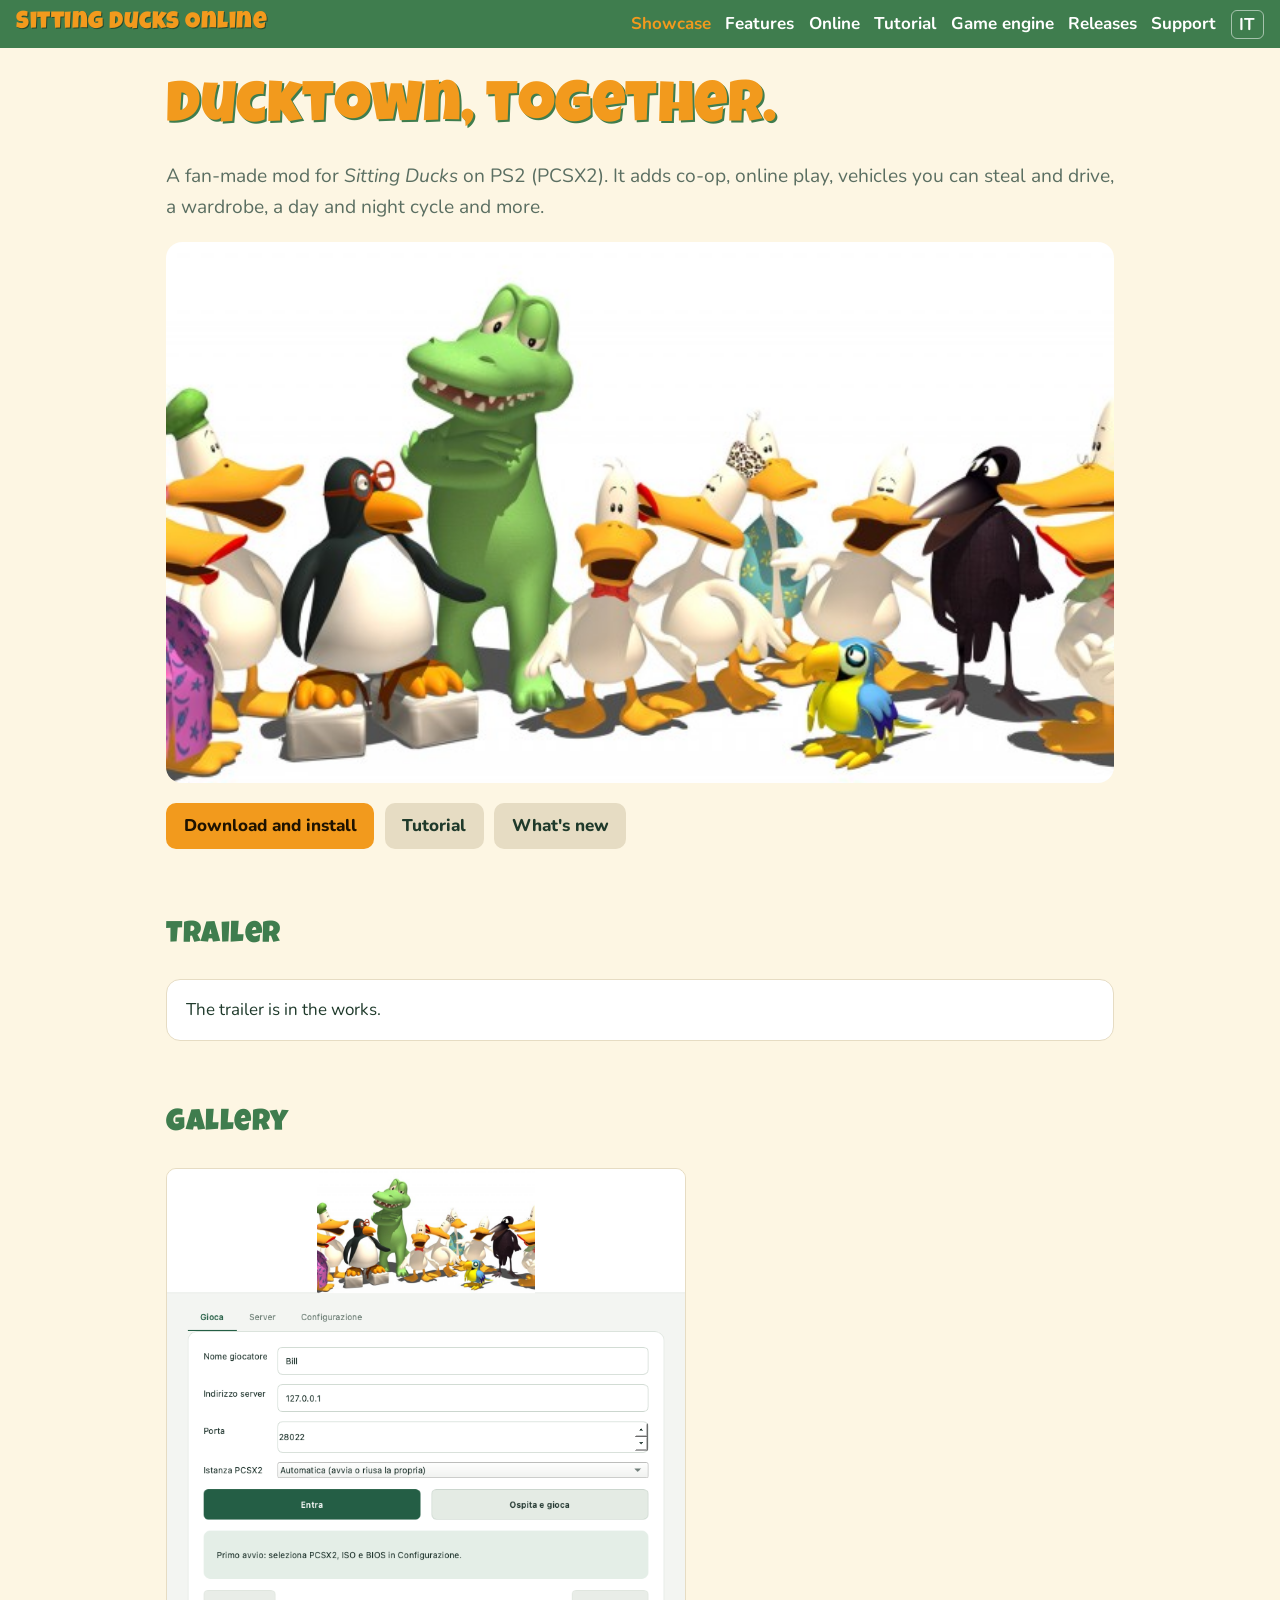
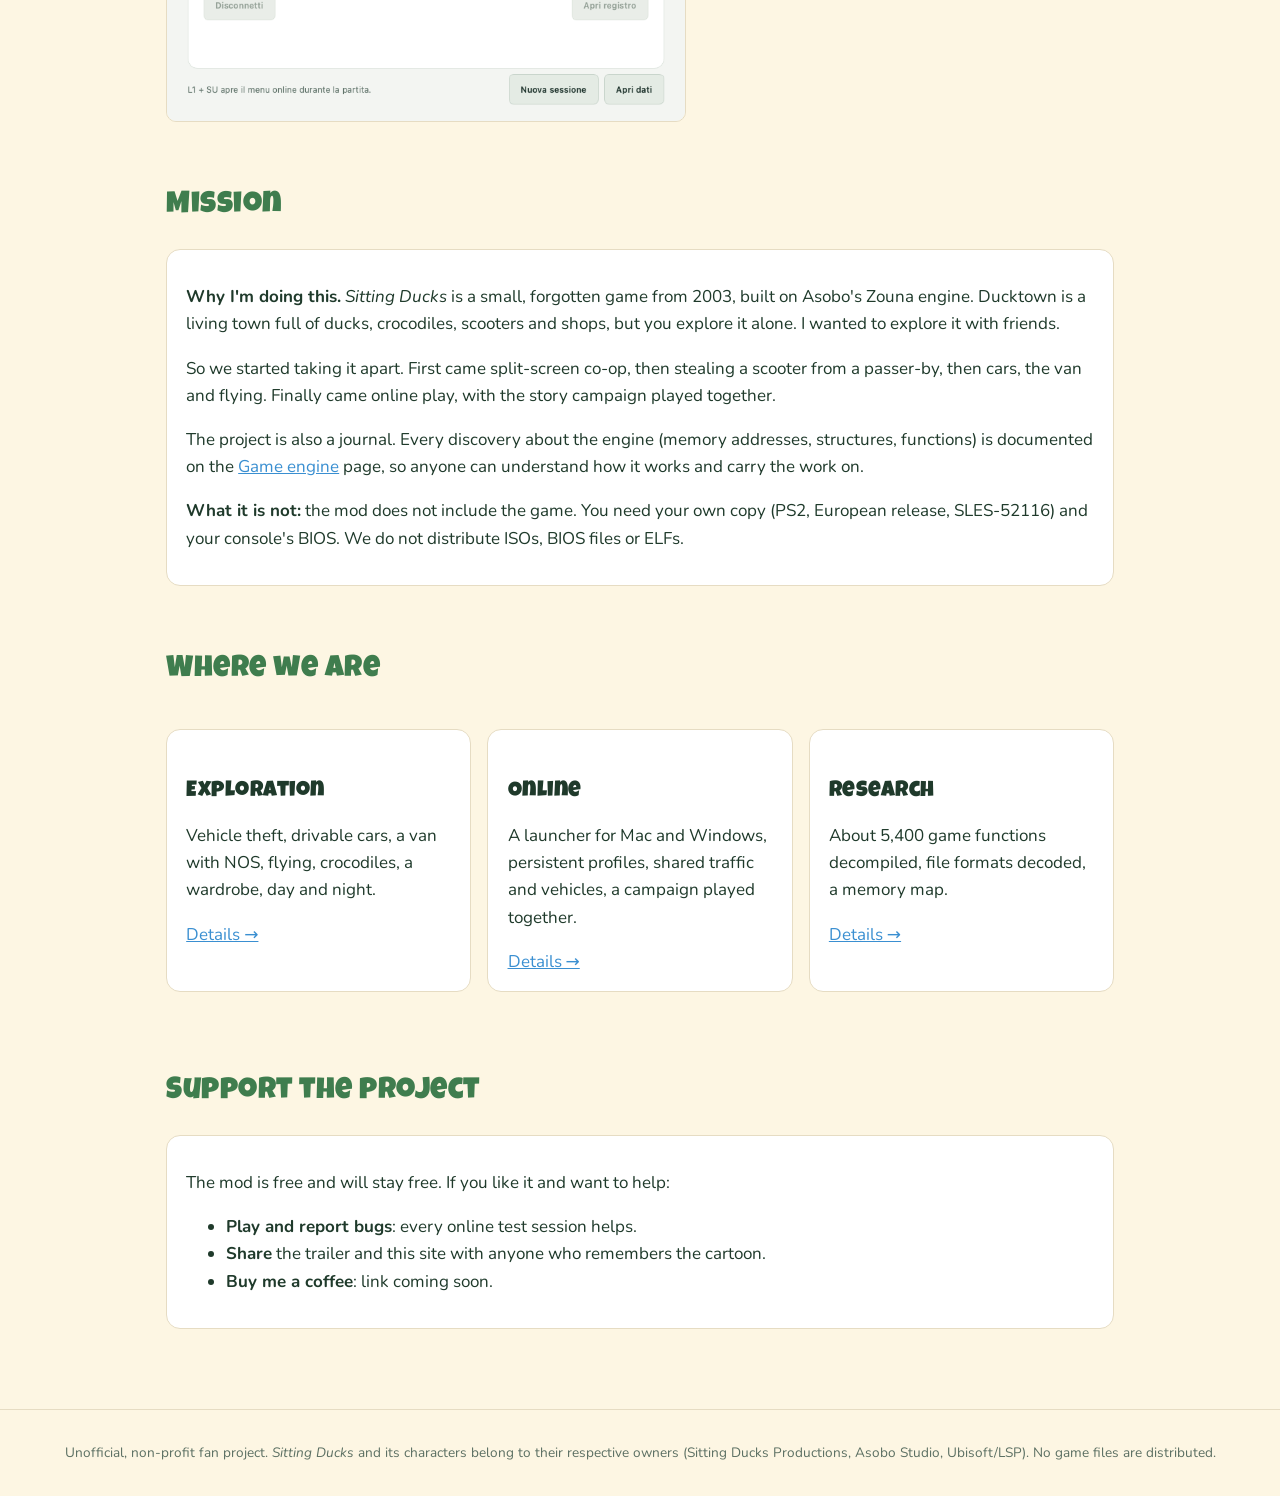
<file: index.html>
<!doctype html>
<html lang="en">
<head>
<meta charset="utf-8">
<meta name="viewport" content="width=device-width, initial-scale=1">
<title>Sitting Ducks Online</title>
<meta name="description" content="Fan-made Sitting Ducks mod (PS2): co-op, online play, vehicles, wardrobe and much more.">
<link rel="alternate" hreflang="it" href="it/index.html">
<link rel="preconnect" href="https://fonts.googleapis.com">
<link href="https://fonts.googleapis.com/css2?family=Luckiest+Guy&family=Nunito:wght@400;700;800&display=swap" rel="stylesheet">
<link rel="stylesheet" href="style.css">
</head>
<body>
<header>
  <a class="logo" href="index.html">Sitting Ducks Online</a>
  <nav>
    <a href="index.html" aria-current="page">Showcase</a>
    <a href="features.html">Features</a>
    <a href="online.html">Online</a>
    <a href="tutorial.html">Tutorial</a>
    <a href="engine.html">Game engine</a>
    <a href="releases.html">Releases</a>
    <a href="index.html#support">Support</a>
    <a class="lang" href="it/index.html" lang="it" hreflang="it">IT</a>
  </nav>
</header>
<main>
  <section class="hero">
    <h1>Ducktown, together.</h1>
    <p class="lead">A fan-made mod for <em>Sitting Ducks</em> on PS2 (PCSX2). It adds co-op, online play, vehicles you can steal
      and drive, a wardrobe, a day and night cycle and more.</p>
    <img src="media/banner.png" alt="Bill, Aldo and the people of Ducktown">
    <p>
      <a class="btn" href="releases.html">Download and install</a>
      <a class="btn alt" href="tutorial.html">Tutorial</a>
      <a class="btn alt" href="features.html">What's new</a>
    </p>
  </section>

  <h2 id="trailer">Trailer</h2>
  <!-- Trailer: <iframe src="https://www.youtube-nocookie.com/embed/ID" allowfullscreen></iframe> or <video controls src="media/trailer.mp4"></video> -->
  <div class="media"></div>
  <p class="card">The trailer is in the works.</p>

  <h2 id="gallery">Gallery</h2>
  <!-- Add <img src="media/..."> here: the grid adapts on its own -->
  <div class="media">
    <img src="media/launcher-gioca.png" alt="The Sitting Ducks Online launcher">
  </div>

  <h2 id="mission">Mission</h2>
  <div class="card">
    <p><strong>Why I'm doing this.</strong> <em>Sitting Ducks</em> is a small, forgotten game from 2003, built on Asobo's Zouna engine.
      Ducktown is a living town full of ducks, crocodiles, scooters and shops, but you explore it alone. I wanted to explore it with friends.</p>
    <p>So we started taking it apart. First came split-screen co-op, then stealing a scooter from a passer-by, then cars, the van and flying.
      Finally came online play, with the story campaign played together.</p>
    <p>The project is also a journal. Every discovery about the engine (memory addresses, structures, functions) is documented on the
      <a href="engine.html">Game engine</a> page, so anyone can understand how it works and carry the work on.</p>
    <p><strong>What it is not:</strong> the mod does not include the game. You need your own copy (PS2, European release, SLES-52116)
      and your console's BIOS. We do not distribute ISOs, BIOS files or ELFs.</p>
  </div>

  <h2 id="status">Where we are</h2>
  <div class="grid">
    <div class="card"><h3>Exploration</h3><p>Vehicle theft, drivable cars, a van with NOS, flying, crocodiles, a wardrobe, day and night.</p><a href="features.html#exploration">Details →</a></div>
    <div class="card"><h3>Online</h3><p>A launcher for Mac and Windows, persistent profiles, shared traffic and vehicles, a campaign played together.</p><a href="online.html">Details →</a></div>
    <div class="card"><h3>Research</h3><p>About 5,400 game functions decompiled, file formats decoded, a memory map.</p><a href="engine.html">Details →</a></div>
  </div>

  <h2 id="support">Support the project</h2>
  <div class="card">
    <p>The mod is free and will stay free. If you like it and want to help:</p>
    <ul>
      <li><strong>Play and report bugs</strong>: every online test session helps.</li>
      <li><strong>Share</strong> the trailer and this site with anyone who remembers the cartoon.</li>
      <li><strong>Buy me a coffee</strong>: <!-- TODO donation link (Ko-fi / PayPal) --> link coming soon.</li>
    </ul>
  </div>
</main>
<footer>
  Unofficial, non-profit fan project. <em>Sitting Ducks</em> and its characters belong to their respective owners
  (Sitting Ducks Productions, Asobo Studio, Ubisoft/LSP). No game files are distributed.
</footer>
</body>
</html>
</file>
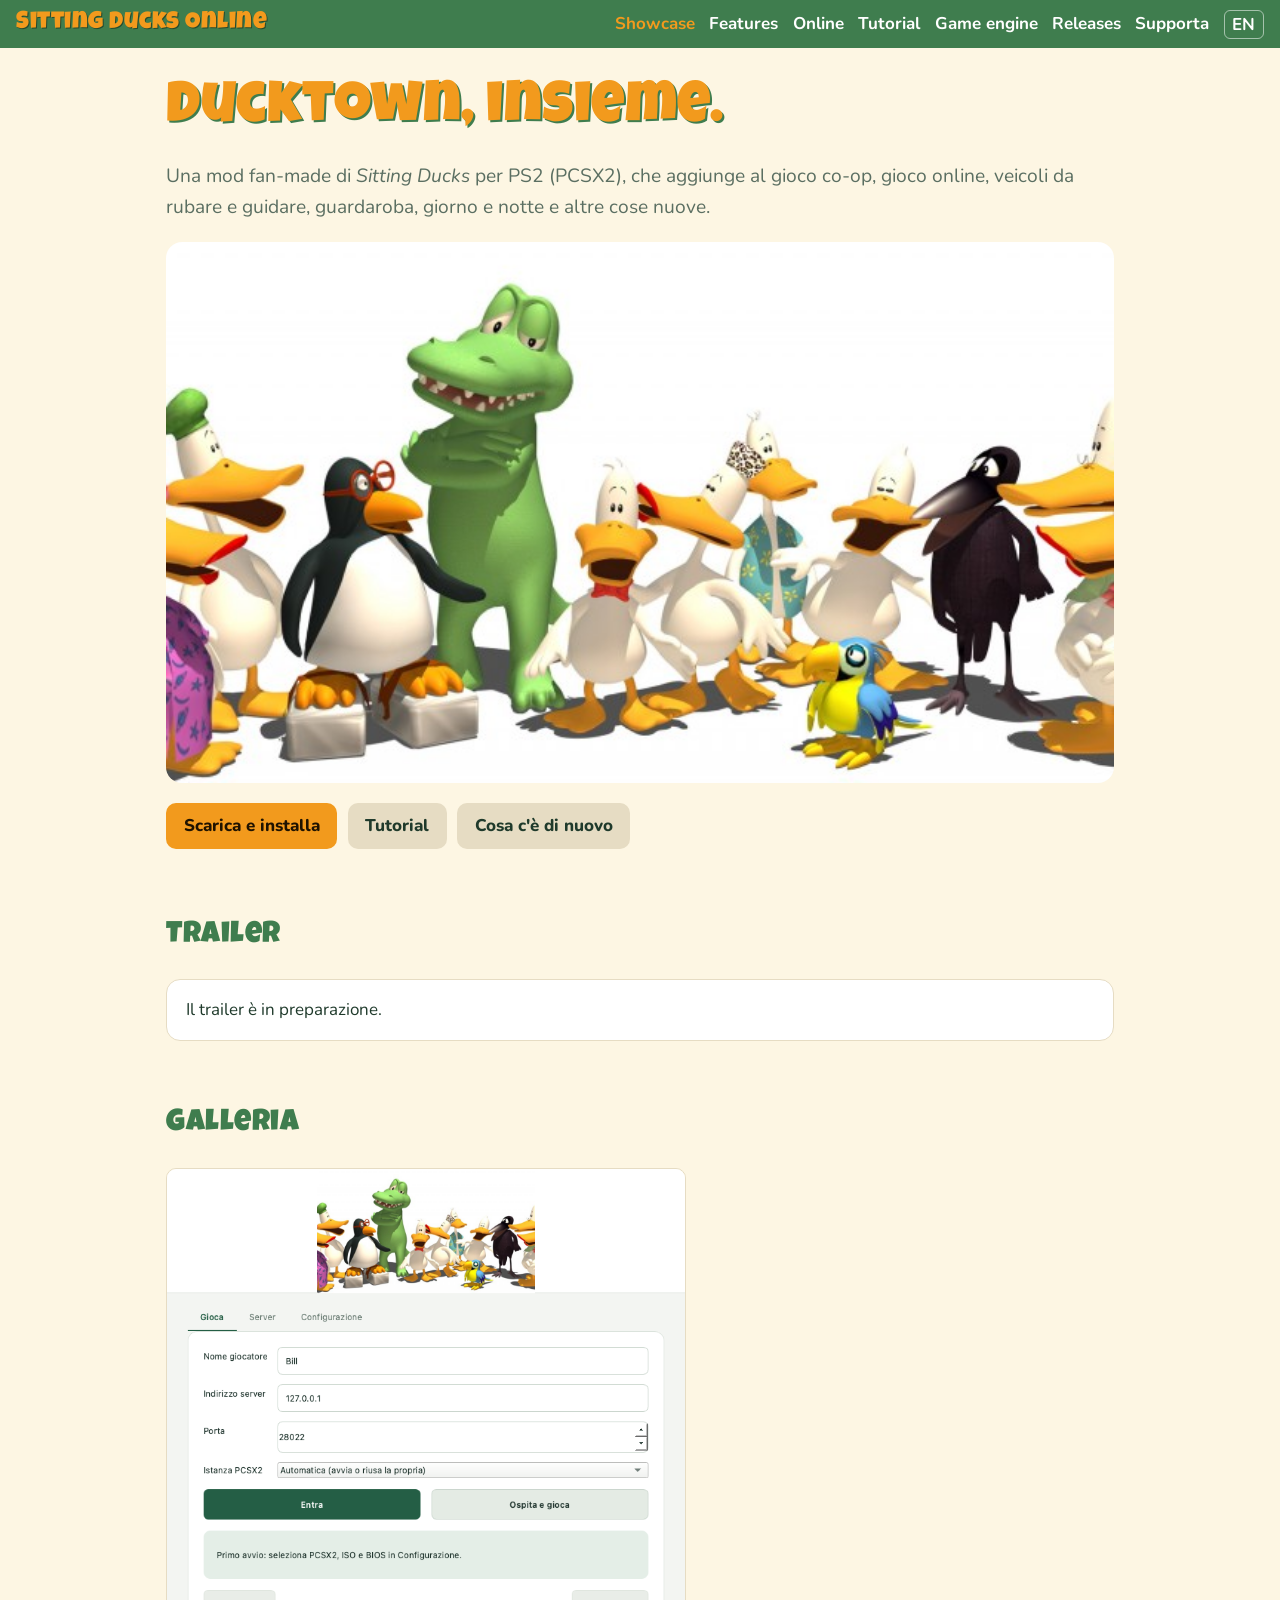
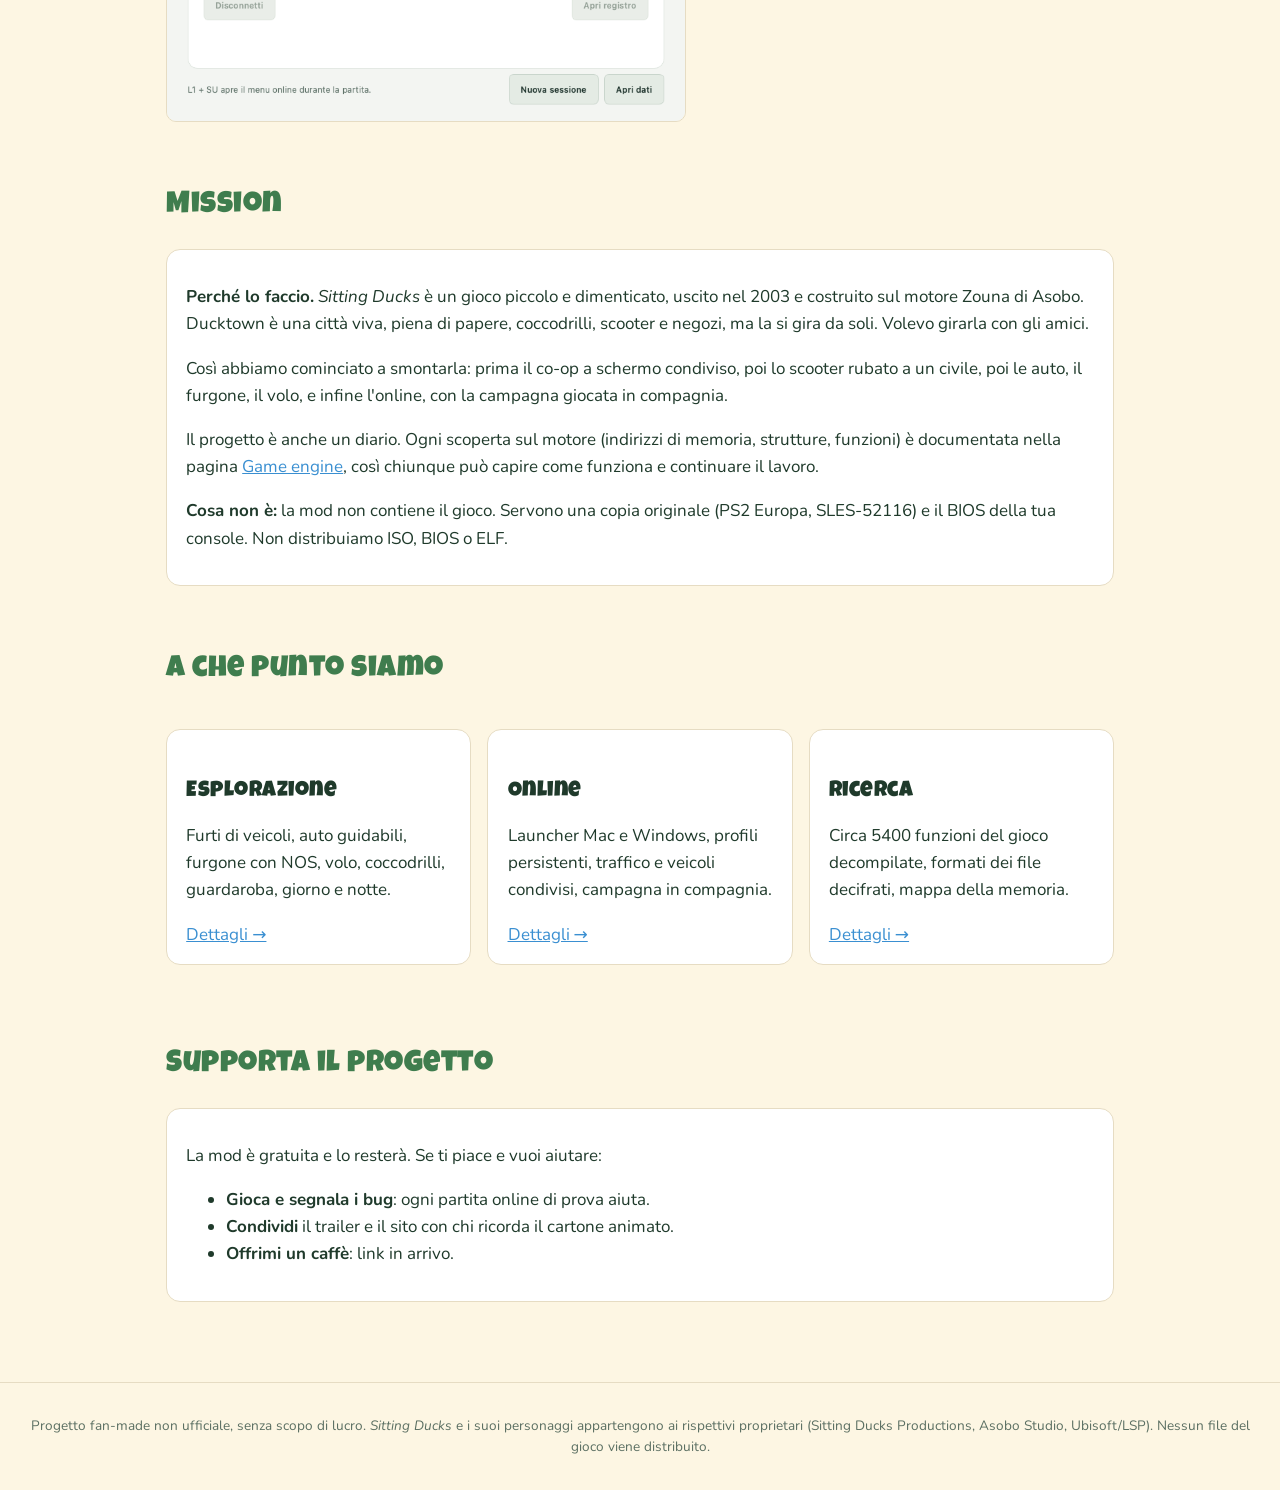
<file: it/index.html>
<!doctype html>
<html lang="it">
<head>
<meta charset="utf-8">
<meta name="viewport" content="width=device-width, initial-scale=1">
<title>Sitting Ducks Online</title>
<meta name="description" content="Mod fan-made di Sitting Ducks (PS2): co-op, online, veicoli, guardaroba e molto altro.">
<link rel="preconnect" href="https://fonts.googleapis.com">
<link href="https://fonts.googleapis.com/css2?family=Luckiest+Guy&family=Nunito:wght@400;700;800&display=swap" rel="stylesheet">
<link rel="stylesheet" href="../style.css">
</head>
<body>
<header>
  <a class="logo" href="index.html">Sitting Ducks Online</a>
  <nav>
    <a href="index.html" aria-current="page">Showcase</a>
    <a href="features.html">Features</a>
    <a href="online.html">Online</a>
    <a href="tutorial.html">Tutorial</a>
    <a href="engine.html">Game engine</a>
    <a href="releases.html">Releases</a>
    <a href="index.html#supporta">Supporta</a>
    <a class="lang" href="../index.html" lang="en" hreflang="en">EN</a>
  </nav>
</header>
<main>
  <section class="hero">
    <h1>Ducktown, insieme.</h1>
    <p class="lead">Una mod fan-made di <em>Sitting Ducks</em> per PS2 (PCSX2), che aggiunge al gioco co-op, gioco online,
      veicoli da rubare e guidare, guardaroba, giorno e notte e altre cose nuove.</p>
    <img src="../media/banner.png" alt="Bill, Aldo e gli abitanti di Ducktown">
    <p>
      <a class="btn" href="releases.html">Scarica e installa</a>
      <a class="btn alt" href="tutorial.html">Tutorial</a>
      <a class="btn alt" href="features.html">Cosa c'è di nuovo</a>
    </p>
  </section>

  <h2 id="trailer">Trailer</h2>
  <!-- Trailer: <iframe src="https://www.youtube-nocookie.com/embed/ID" allowfullscreen></iframe> oppure <video controls src="../media/trailer.mp4"></video> -->
  <div class="media"></div>
  <p class="card">Il trailer è in preparazione.</p>

  <h2 id="galleria">Galleria</h2>
  <!-- Aggiungere qui <img src="../media/...">: la griglia si adatta da sola -->
  <div class="media">
    <img src="../media/launcher-gioca.png" alt="Il launcher Sitting Ducks Online">
  </div>

  <h2 id="mission">Mission</h2>
  <div class="card">
    <p><strong>Perché lo faccio.</strong> <em>Sitting Ducks</em> è un gioco piccolo e dimenticato, uscito nel 2003
      e costruito sul motore Zouna di Asobo. Ducktown è una città viva, piena di papere, coccodrilli, scooter e
      negozi, ma la si gira da soli. Volevo girarla con gli amici.</p>
    <p>Così abbiamo cominciato a smontarla: prima il co-op a schermo condiviso, poi lo scooter rubato a un
      civile, poi le auto, il furgone, il volo, e infine l'online, con la campagna giocata in compagnia.</p>
    <p>Il progetto è anche un diario. Ogni scoperta sul motore (indirizzi di memoria, strutture, funzioni)
      è documentata nella pagina <a href="engine.html">Game engine</a>, così chiunque può capire come funziona
      e continuare il lavoro.</p>
    <p><strong>Cosa non è:</strong> la mod non contiene il gioco. Servono una copia originale (PS2 Europa,
      SLES-52116) e il BIOS della tua console. Non distribuiamo ISO, BIOS o ELF.</p>
  </div>

  <h2 id="stato">A che punto siamo</h2>
  <div class="grid">
    <div class="card"><h3>Esplorazione</h3><p>Furti di veicoli, auto guidabili, furgone con NOS, volo, coccodrilli, guardaroba, giorno e notte.</p><a href="features.html#esplorazione">Dettagli →</a></div>
    <div class="card"><h3>Online</h3><p>Launcher Mac e Windows, profili persistenti, traffico e veicoli condivisi, campagna in compagnia.</p><a href="online.html">Dettagli →</a></div>
    <div class="card"><h3>Ricerca</h3><p>Circa 5400 funzioni del gioco decompilate, formati dei file decifrati, mappa della memoria.</p><a href="engine.html">Dettagli →</a></div>
  </div>

  <h2 id="supporta">Supporta il progetto</h2>
  <div class="card">
    <p>La mod è gratuita e lo resterà. Se ti piace e vuoi aiutare:</p>
    <ul>
      <li><strong>Gioca e segnala i bug</strong>: ogni partita online di prova aiuta.</li>
      <li><strong>Condividi</strong> il trailer e il sito con chi ricorda il cartone animato.</li>
      <li><strong>Offrimi un caffè</strong>: <!-- TODO link donazioni (Ko-fi / PayPal) --> link in arrivo.</li>
    </ul>
  </div>
</main>
<footer>
  Progetto fan-made non ufficiale, senza scopo di lucro. <em>Sitting Ducks</em> e i suoi personaggi appartengono ai rispettivi proprietari
  (Sitting Ducks Productions, Asobo Studio, Ubisoft/LSP). Nessun file del gioco viene distribuito.
</footer>
</body>
</html>
</file>
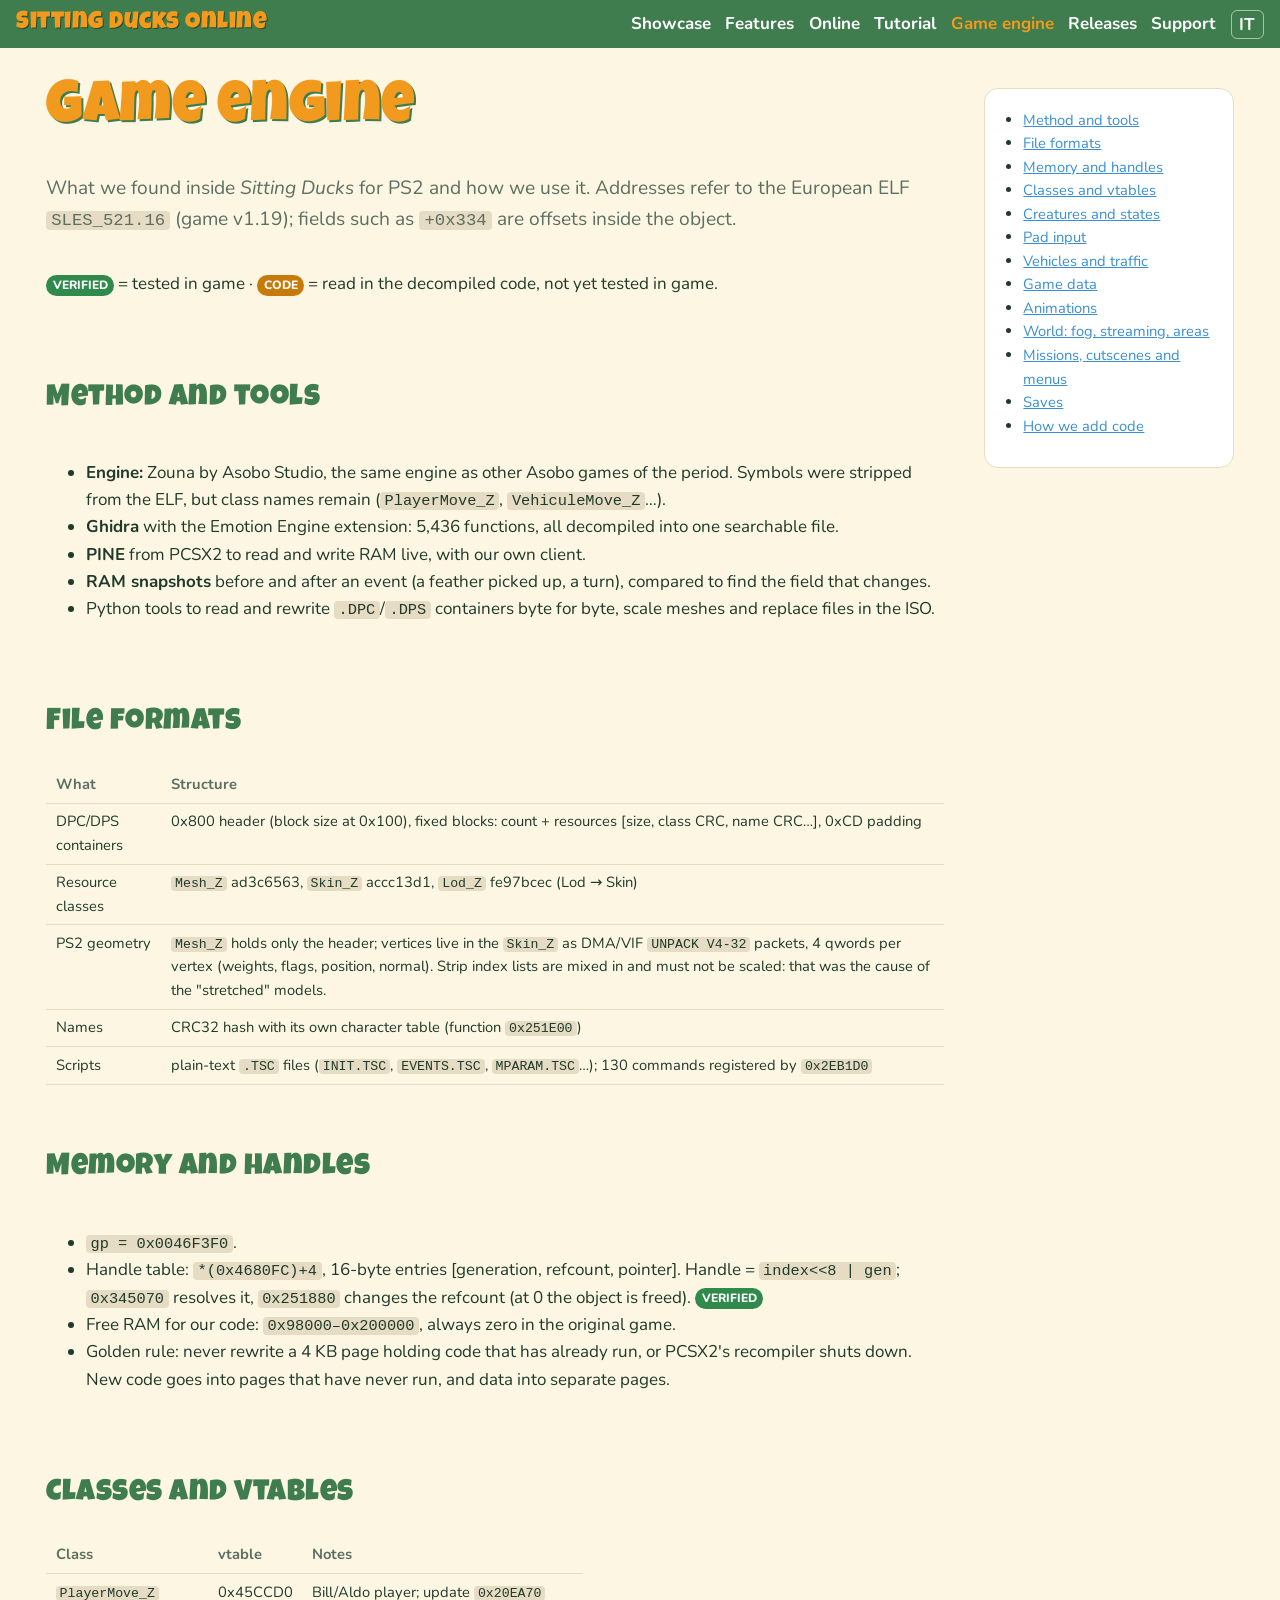
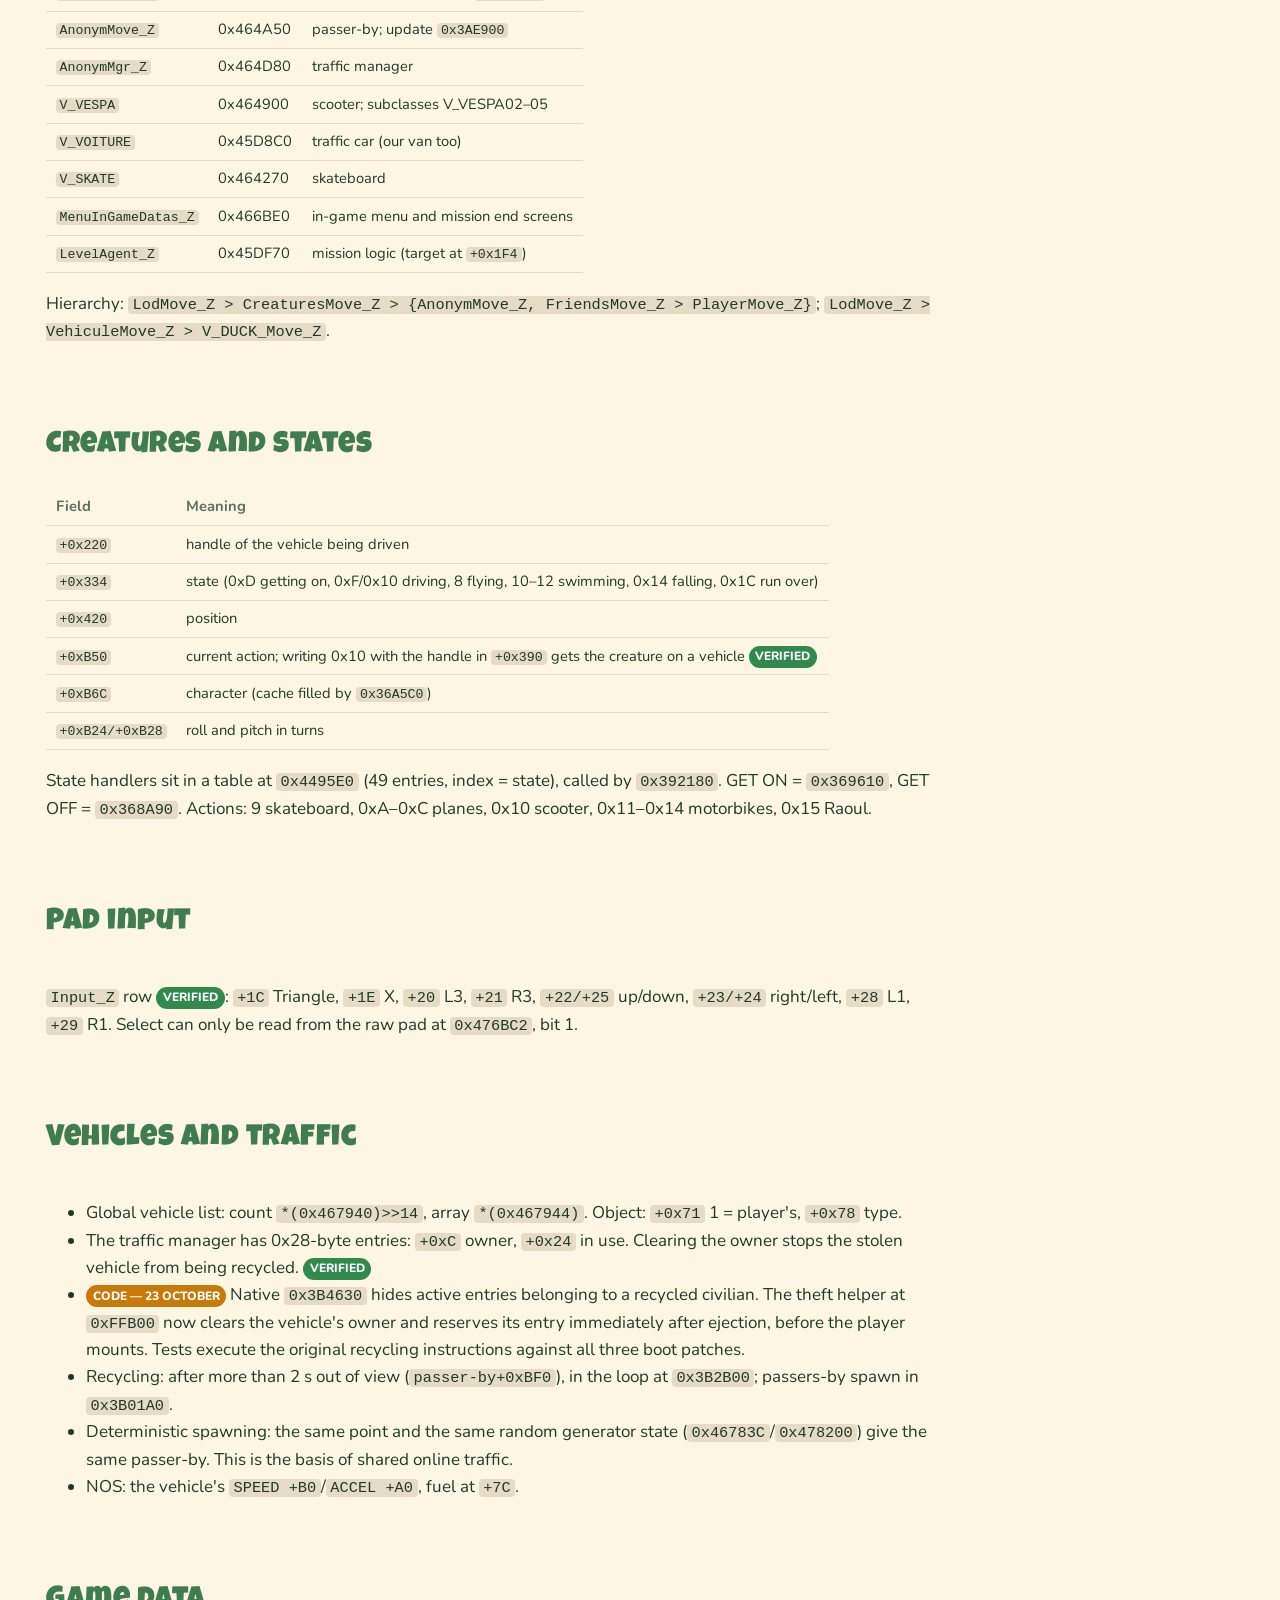
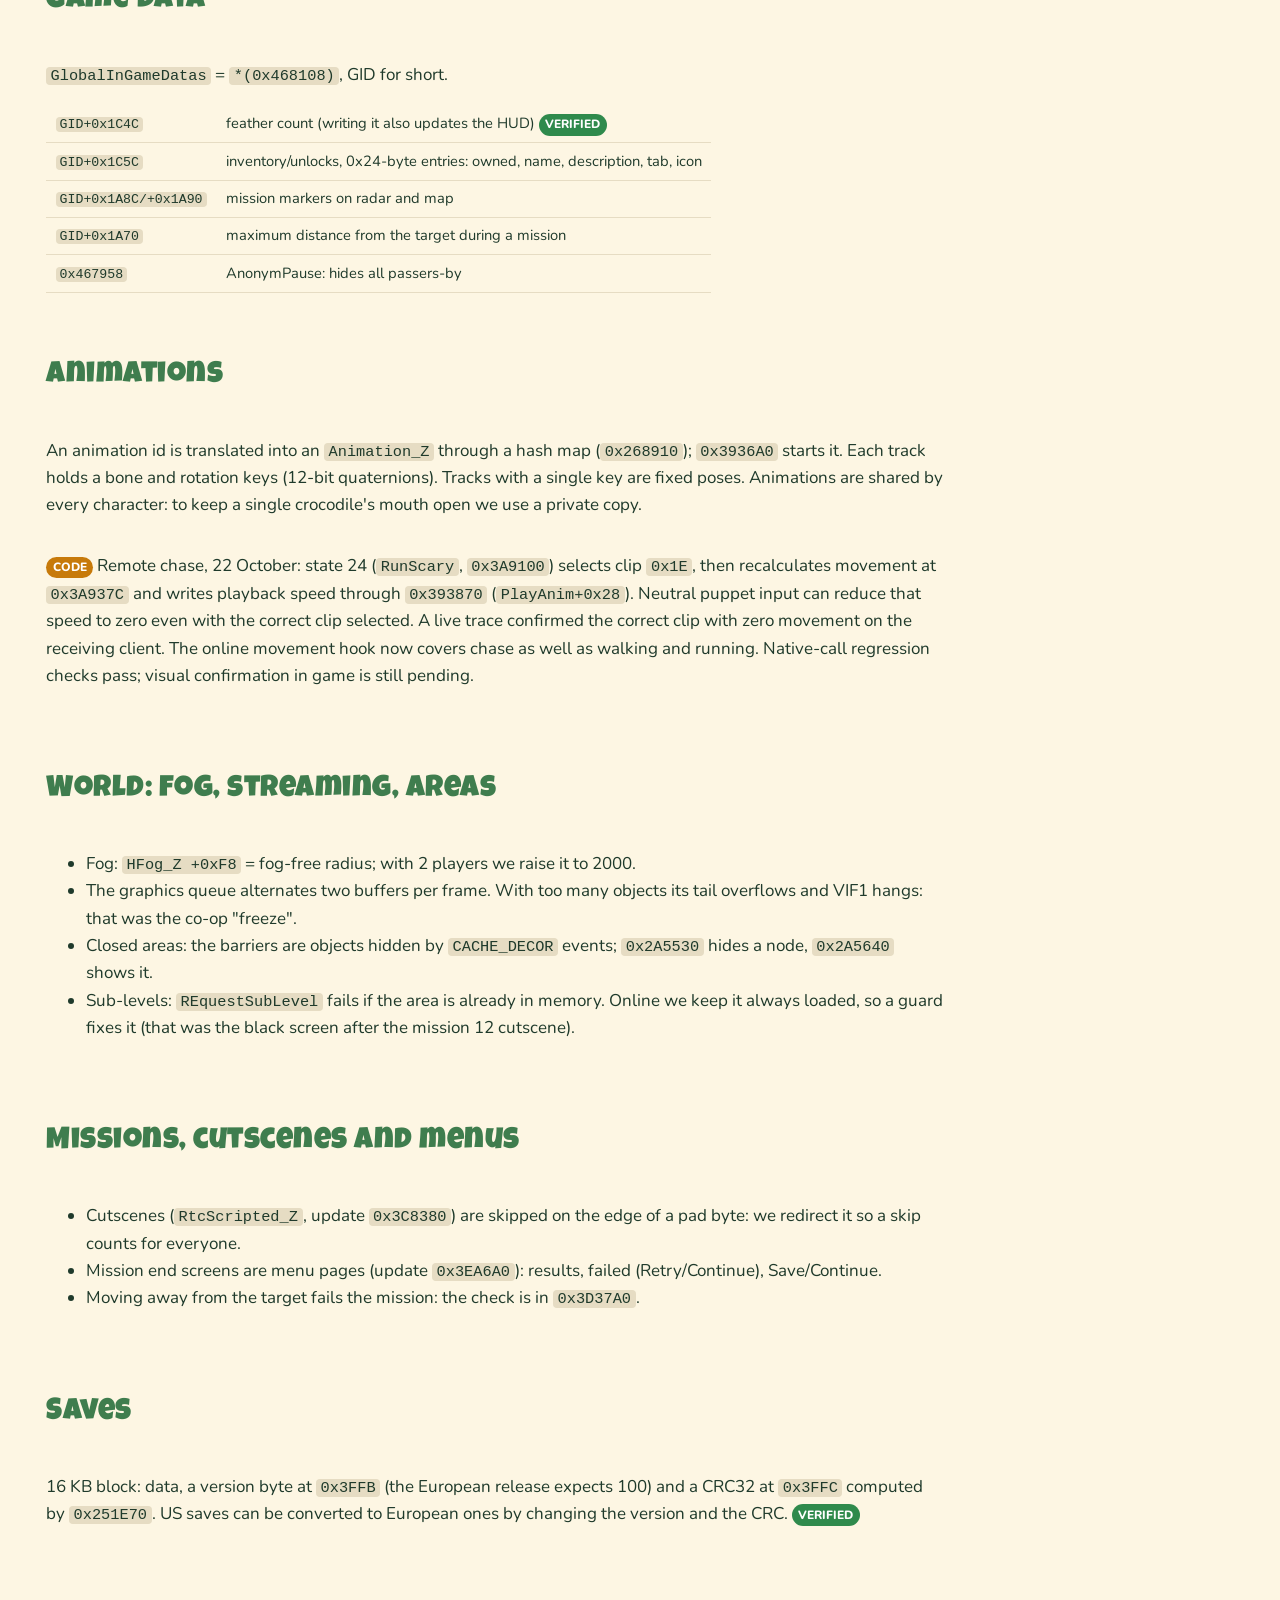
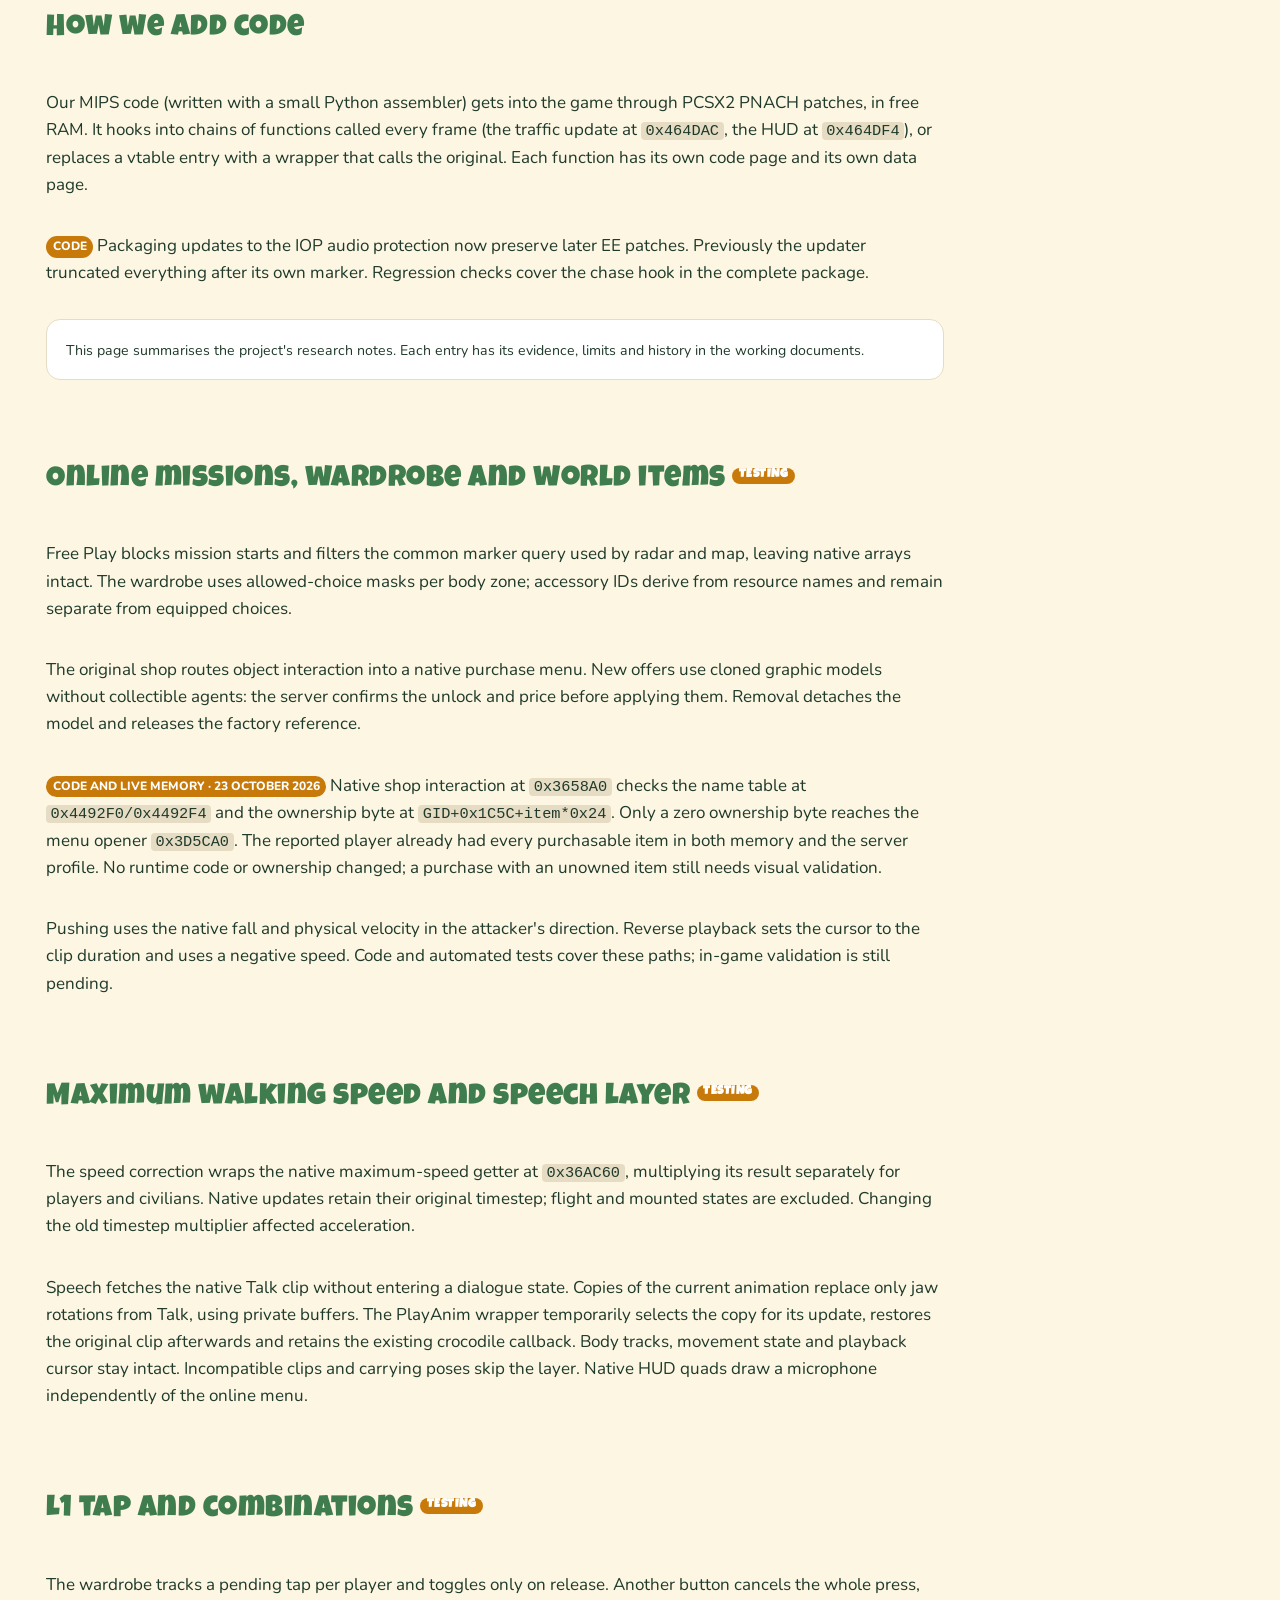
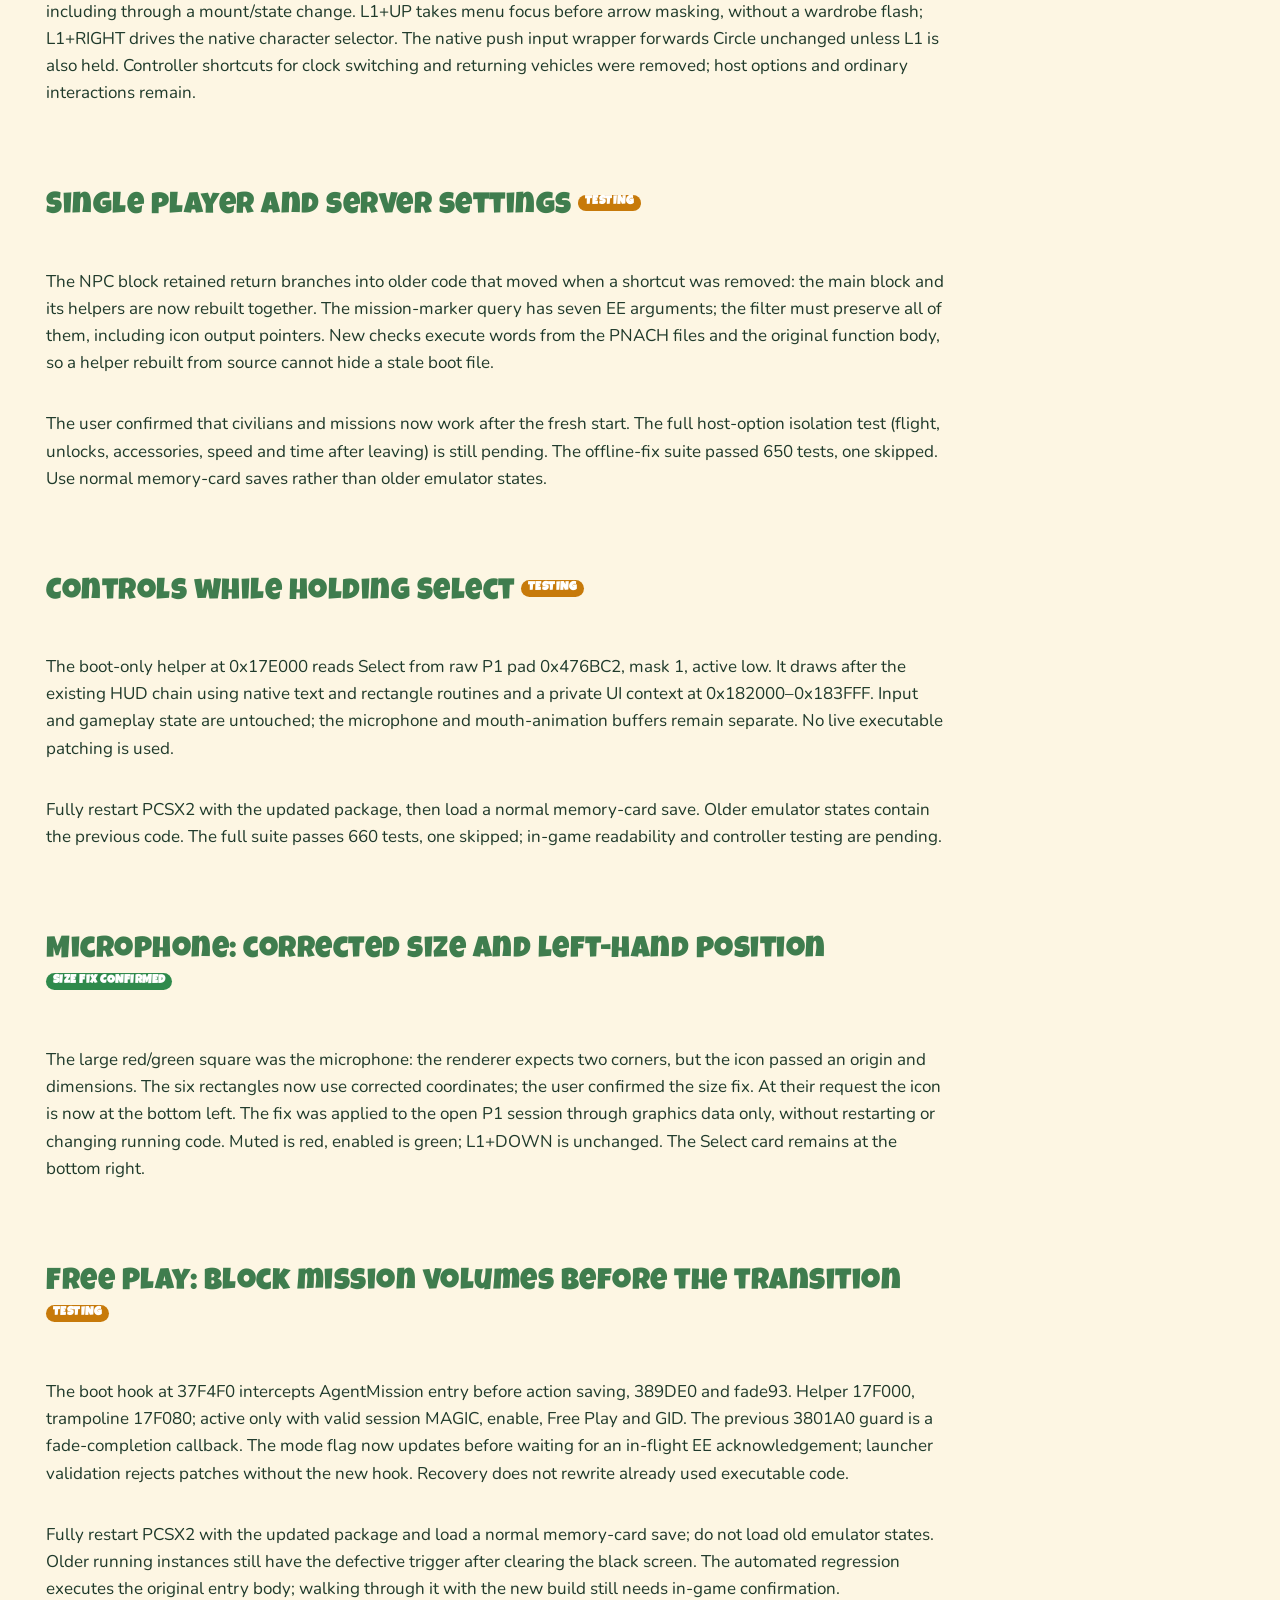
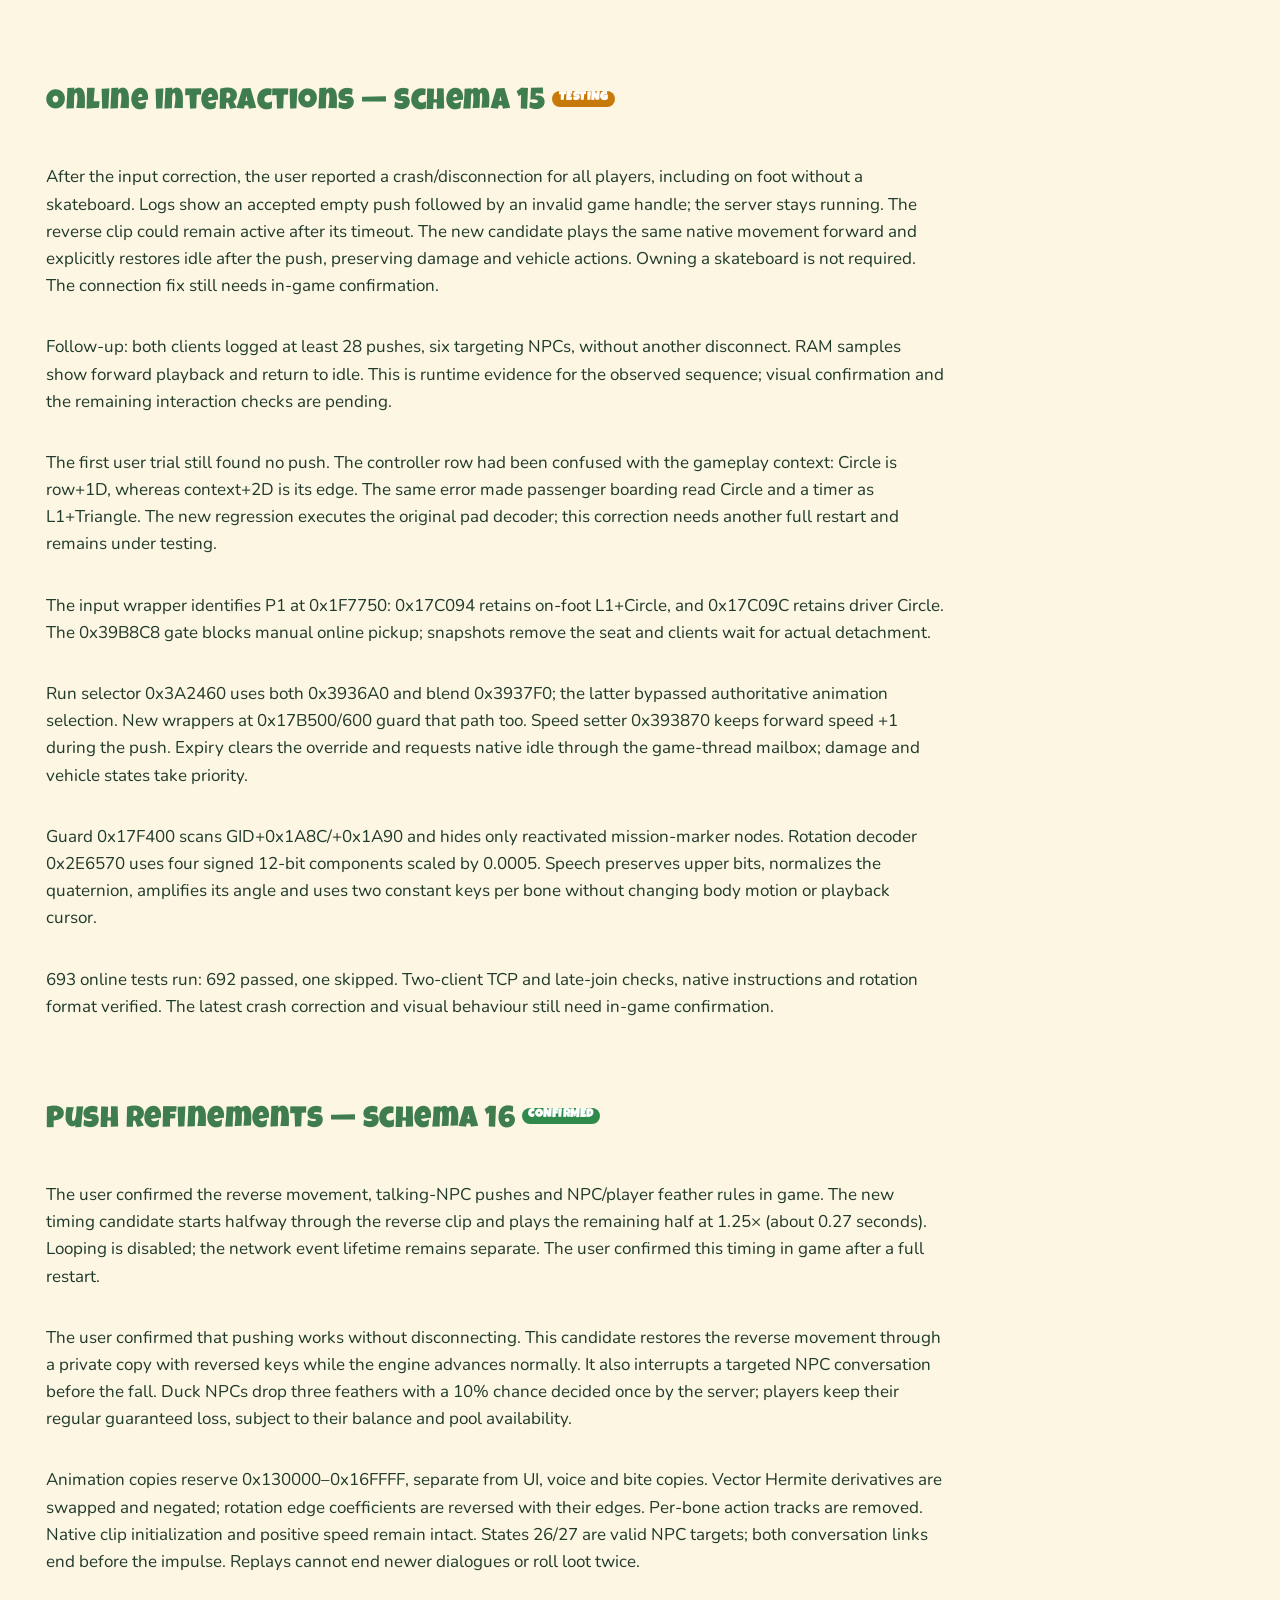
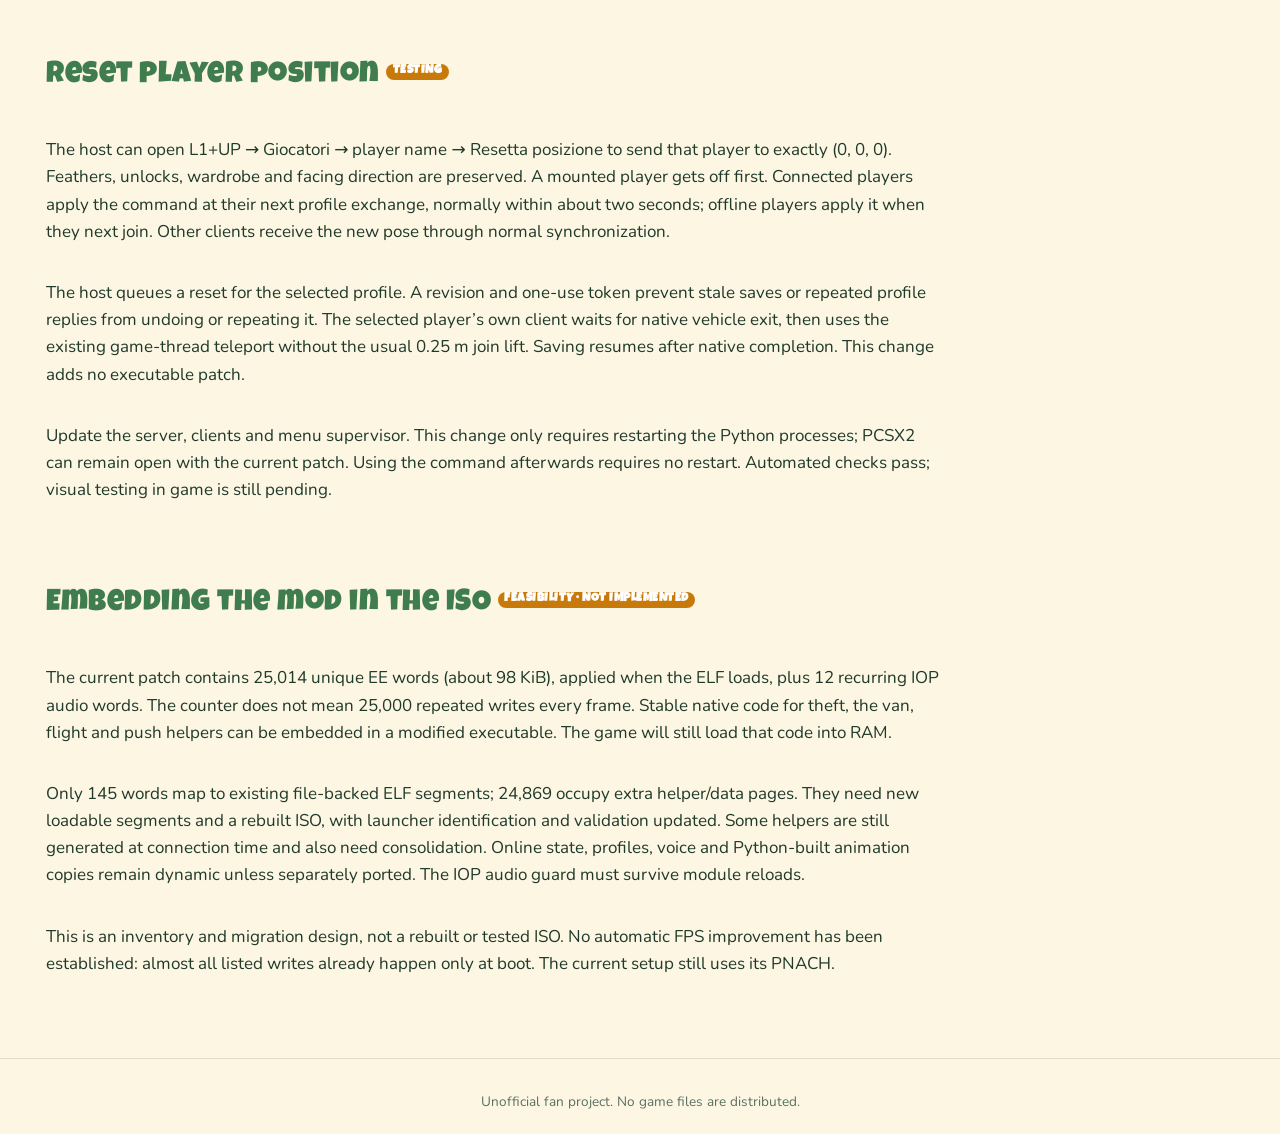
<file: engine.html>
<!doctype html>
<html lang="en">
<head>
<meta charset="utf-8">
<meta name="viewport" content="width=device-width, initial-scale=1">
<title>Game engine — Sitting Ducks Online</title>
<link rel="alternate" hreflang="it" href="it/engine.html">
<link rel="preconnect" href="https://fonts.googleapis.com">
<link href="https://fonts.googleapis.com/css2?family=Luckiest+Guy&family=Nunito:wght@400;700;800&display=swap" rel="stylesheet">
<link rel="stylesheet" href="style.css">
</head>
<body>
<header>
  <a class="logo" href="index.html">Sitting Ducks Online</a>
  <nav>
    <a href="index.html">Showcase</a>
    <a href="features.html">Features</a>
    <a href="online.html">Online</a>
    <a href="tutorial.html">Tutorial</a>
    <a href="engine.html" aria-current="page">Game engine</a>
    <a href="releases.html">Releases</a>
    <a href="index.html#support">Support</a>
    <a class="lang" href="it/engine.html" lang="it" hreflang="it">IT</a>
  </nav>
</header>
<main>
  <h1>Game engine</h1>
  <p class="lead">What we found inside <em>Sitting Ducks</em> for PS2 and how we use it. Addresses refer to the European ELF
    <code>SLES_521.16</code> (game v1.19); fields such as <code>+0x334</code> are offsets inside the object.</p>
  <p><span class="tag ok">verified</span> = tested in game · <span class="tag wip">code</span> = read in the decompiled code, not yet tested in game.</p>

  <nav class="card toc" aria-label="Contents">
    <ul>
      <li><a href="#method">Method and tools</a></li>
      <li><a href="#files">File formats</a></li>
      <li><a href="#memory">Memory and handles</a></li>
      <li><a href="#classes">Classes and vtables</a></li>
      <li><a href="#creatures">Creatures and states</a></li>
      <li><a href="#input">Pad input</a></li>
      <li><a href="#vehicles">Vehicles and traffic</a></li>
      <li><a href="#data">Game data</a></li>
      <li><a href="#animations">Animations</a></li>
      <li><a href="#world">World: fog, streaming, areas</a></li>
      <li><a href="#missions">Missions, cutscenes and menus</a></li>
      <li><a href="#saves">Saves</a></li>
      <li><a href="#hooks">How we add code</a></li>
    </ul>
  </nav>

  <h2 id="method">Method and tools</h2>
  <ul>
    <li><strong>Engine:</strong> Zouna by Asobo Studio, the same engine as other Asobo games of the period. Symbols were stripped from the ELF,
      but class names remain (<code>PlayerMove_Z</code>, <code>VehiculeMove_Z</code>…).</li>
    <li><strong>Ghidra</strong> with the Emotion Engine extension: 5,436 functions, all decompiled into one searchable file.</li>
    <li><strong>PINE</strong> from PCSX2 to read and write RAM live, with our own client.</li>
    <li><strong>RAM snapshots</strong> before and after an event (a feather picked up, a turn), compared to find the field that changes.</li>
    <li>Python tools to read and rewrite <code>.DPC</code>/<code>.DPS</code> containers byte for byte, scale meshes and replace files in the ISO.</li>
  </ul>

  <h2 id="files">File formats</h2>
  <table>
    <tr><th>What</th><th>Structure</th></tr>
    <tr><td>DPC/DPS containers</td><td>0x800 header (block size at 0x100), fixed blocks: count + resources [size, class CRC, name CRC…], 0xCD padding</td></tr>
    <tr><td>Resource classes</td><td><code>Mesh_Z</code> ad3c6563, <code>Skin_Z</code> accc13d1, <code>Lod_Z</code> fe97bcec (Lod → Skin)</td></tr>
    <tr><td>PS2 geometry</td><td><code>Mesh_Z</code> holds only the header; vertices live in the <code>Skin_Z</code> as DMA/VIF <code>UNPACK V4-32</code> packets, 4 qwords per vertex (weights, flags, position, normal).
      Strip index lists are mixed in and must not be scaled: that was the cause of the "stretched" models.</td></tr>
    <tr><td>Names</td><td>CRC32 hash with its own character table (function <code>0x251E00</code>)</td></tr>
    <tr><td>Scripts</td><td>plain-text <code>.TSC</code> files (<code>INIT.TSC</code>, <code>EVENTS.TSC</code>, <code>MPARAM.TSC</code>…); 130 commands registered by <code>0x2EB1D0</code></td></tr>
  </table>

  <h2 id="memory">Memory and handles</h2>
  <ul>
    <li><code>gp = 0x0046F3F0</code>.</li>
    <li>Handle table: <code>*(0x4680FC)+4</code>, 16-byte entries [generation, refcount, pointer]. Handle = <code>index&lt;&lt;8 | gen</code>;
      <code>0x345070</code> resolves it, <code>0x251880</code> changes the refcount (at 0 the object is freed). <span class="tag ok">verified</span></li>
    <li>Free RAM for our code: <code>0x98000–0x200000</code>, always zero in the original game.</li>
    <li>Golden rule: never rewrite a 4 KB page holding code that has already run, or PCSX2's recompiler shuts down. New code goes into pages that have never run, and data into separate pages.</li>
  </ul>

  <h2 id="classes">Classes and vtables</h2>
  <table>
    <tr><th>Class</th><th>vtable</th><th>Notes</th></tr>
    <tr><td><code>PlayerMove_Z</code></td><td>0x45CCD0</td><td>Bill/Aldo player; update <code>0x20EA70</code></td></tr>
    <tr><td><code>AnonymMove_Z</code></td><td>0x464A50</td><td>passer-by; update <code>0x3AE900</code></td></tr>
    <tr><td><code>AnonymMgr_Z</code></td><td>0x464D80</td><td>traffic manager</td></tr>
    <tr><td><code>V_VESPA</code></td><td>0x464900</td><td>scooter; subclasses V_VESPA02–05</td></tr>
    <tr><td><code>V_VOITURE</code></td><td>0x45D8C0</td><td>traffic car (our van too)</td></tr>
    <tr><td><code>V_SKATE</code></td><td>0x464270</td><td>skateboard</td></tr>
    <tr><td><code>MenuInGameDatas_Z</code></td><td>0x466BE0</td><td>in-game menu and mission end screens</td></tr>
    <tr><td><code>LevelAgent_Z</code></td><td>0x45DF70</td><td>mission logic (target at <code>+0x1F4</code>)</td></tr>
  </table>
  <p>Hierarchy: <code>LodMove_Z &gt; CreaturesMove_Z &gt; {AnonymMove_Z, FriendsMove_Z &gt; PlayerMove_Z}</code>; <code>LodMove_Z &gt; VehiculeMove_Z &gt; V_DUCK_Move_Z</code>.</p>

  <h2 id="creatures">Creatures and states</h2>
  <table>
    <tr><th>Field</th><th>Meaning</th></tr>
    <tr><td><code>+0x220</code></td><td>handle of the vehicle being driven</td></tr>
    <tr><td><code>+0x334</code></td><td>state (0xD getting on, 0xF/0x10 driving, 8 flying, 10–12 swimming, 0x14 falling, 0x1C run over)</td></tr>
    <tr><td><code>+0x420</code></td><td>position</td></tr>
    <tr><td><code>+0xB50</code></td><td>current action; writing 0x10 with the handle in <code>+0x390</code> gets the creature on a vehicle <span class="tag ok">verified</span></td></tr>
    <tr><td><code>+0xB6C</code></td><td>character (cache filled by <code>0x36A5C0</code>)</td></tr>
    <tr><td><code>+0xB24/+0xB28</code></td><td>roll and pitch in turns</td></tr>
  </table>
  <p>State handlers sit in a table at <code>0x4495E0</code> (49 entries, index = state), called by <code>0x392180</code>.
    GET ON = <code>0x369610</code>, GET OFF = <code>0x368A90</code>. Actions: 9 skateboard, 0xA–0xC planes, 0x10 scooter, 0x11–0x14 motorbikes, 0x15 Raoul.</p>

  <h2 id="input">Pad input</h2>
  <p><code>Input_Z</code> row <span class="tag ok">verified</span>: <code>+1C</code> Triangle, <code>+1E</code> X, <code>+20</code> L3, <code>+21</code> R3,
    <code>+22/+25</code> up/down, <code>+23/+24</code> right/left, <code>+28</code> L1, <code>+29</code> R1. Select can only be read from the raw pad at <code>0x476BC2</code>, bit 1.</p>

  <h2 id="vehicles">Vehicles and traffic</h2>
  <ul>
    <li>Global vehicle list: count <code>*(0x467940)&gt;&gt;14</code>, array <code>*(0x467944)</code>. Object: <code>+0x71</code> 1 = player's, <code>+0x78</code> type.</li>
    <li>The traffic manager has 0x28-byte entries: <code>+0xC</code> owner, <code>+0x24</code> in use. Clearing the owner stops the stolen vehicle
      from being recycled. <span class="tag ok">verified</span></li>
    <li><span class="tag wip">code — 23 October</span> Native <code>0x3B4630</code> hides active entries belonging to a recycled civilian.
      The theft helper at <code>0xFFB00</code> now clears the vehicle's owner and reserves its entry immediately after ejection,
      before the player mounts. Tests execute the original recycling instructions against all three boot patches.</li>
    <li>Recycling: after more than 2 s out of view (<code>passer-by+0xBF0</code>), in the loop at <code>0x3B2B00</code>; passers-by spawn in <code>0x3B01A0</code>.</li>
    <li>Deterministic spawning: the same point and the same random generator state (<code>0x46783C</code>/<code>0x478200</code>) give the same passer-by. This is the basis of shared online traffic.</li>
    <li>NOS: the vehicle's <code>SPEED +B0</code>/<code>ACCEL +A0</code>, fuel at <code>+7C</code>.</li>
  </ul>

  <h2 id="data">Game data</h2>
  <p><code>GlobalInGameDatas</code> = <code>*(0x468108)</code>, GID for short.</p>
  <table>
    <tr><td><code>GID+0x1C4C</code></td><td>feather count (writing it also updates the HUD) <span class="tag ok">verified</span></td></tr>
    <tr><td><code>GID+0x1C5C</code></td><td>inventory/unlocks, 0x24-byte entries: owned, name, description, tab, icon</td></tr>
    <tr><td><code>GID+0x1A8C/+0x1A90</code></td><td>mission markers on radar and map</td></tr>
    <tr><td><code>GID+0x1A70</code></td><td>maximum distance from the target during a mission</td></tr>
    <tr><td><code>0x467958</code></td><td>AnonymPause: hides all passers-by</td></tr>
  </table>

  <h2 id="animations">Animations</h2>
  <p>An animation id is translated into an <code>Animation_Z</code> through a hash map (<code>0x268910</code>); <code>0x3936A0</code> starts it.
    Each track holds a bone and rotation keys (12-bit quaternions). Tracks with a single key are fixed poses.
    Animations are shared by every character: to keep a single crocodile's mouth open we use a private copy.</p>

  <p><span class="tag wip">code</span> Remote chase, 22 October: state 24 (<code>RunScary</code>, <code>0x3A9100</code>)
    selects clip <code>0x1E</code>, then recalculates movement at <code>0x3A937C</code> and writes playback speed through
    <code>0x393870</code> (<code>PlayAnim+0x28</code>). Neutral puppet input can reduce that speed to zero even with the correct clip selected.
    A live trace confirmed the correct clip with zero movement on the receiving client. The online movement hook now covers
    chase as well as walking and running. Native-call regression checks pass;
    visual confirmation in game is still pending.</p>

  <h2 id="world">World: fog, streaming, areas</h2>
  <ul>
    <li>Fog: <code>HFog_Z +0xF8</code> = fog-free radius; with 2 players we raise it to 2000.</li>
    <li>The graphics queue alternates two buffers per frame. With too many objects its tail overflows and VIF1 hangs: that was the co-op "freeze".</li>
    <li>Closed areas: the barriers are objects hidden by <code>CACHE_DECOR</code> events; <code>0x2A5530</code> hides a node, <code>0x2A5640</code> shows it.</li>
    <li>Sub-levels: <code>REquestSubLevel</code> fails if the area is already in memory. Online we keep it always loaded, so a guard fixes it (that was the black screen after the mission 12 cutscene).</li>
  </ul>

  <h2 id="missions">Missions, cutscenes and menus</h2>
  <ul>
    <li>Cutscenes (<code>RtcScripted_Z</code>, update <code>0x3C8380</code>) are skipped on the edge of a pad byte: we redirect it so a skip counts for everyone.</li>
    <li>Mission end screens are menu pages (update <code>0x3EA6A0</code>): results, failed (Retry/Continue), Save/Continue.</li>
    <li>Moving away from the target fails the mission: the check is in <code>0x3D37A0</code>.</li>
  </ul>

  <h2 id="saves">Saves</h2>
  <p>16 KB block: data, a version byte at <code>0x3FFB</code> (the European release expects 100) and a CRC32 at <code>0x3FFC</code> computed by <code>0x251E70</code>.
    US saves can be converted to European ones by changing the version and the CRC. <span class="tag ok">verified</span></p>

  <h2 id="hooks">How we add code</h2>
  <p>Our MIPS code (written with a small Python assembler) gets into the game through PCSX2 PNACH patches, in free RAM.
    It hooks into chains of functions called every frame (the traffic update at <code>0x464DAC</code>, the HUD at <code>0x464DF4</code>),
    or replaces a vtable entry with a wrapper that calls the original. Each function has its own code page and its own data page.</p>
  <p><span class="tag wip">code</span> Packaging updates to the IOP audio protection now preserve later EE patches.
    Previously the updater truncated everything after its own marker. Regression checks cover the chase hook in the complete package.</p>

  <p class="card"><small>This page summarises the project's research notes. Each entry has its evidence, limits and history in the working documents.</small></p>

  <h2 id="online-schema14">Online missions, wardrobe and world items <span class="tag wip">testing</span></h2>
  <p>Free Play blocks mission starts and filters the common marker query used by radar and map, leaving
    native arrays intact. The wardrobe uses allowed-choice masks per body zone; accessory IDs derive
    from resource names and remain separate from equipped choices.</p>
  <p>The original shop routes object interaction into a native purchase menu. New offers use cloned
    graphic models without collectible agents: the server confirms the unlock and price before applying
    them. Removal detaches the model and releases the factory reference.</p>
  <p><span class="tag wip">code and live memory · 23 October 2026</span> Native shop interaction at <code>0x3658A0</code> checks the name table at <code>0x4492F0/0x4492F4</code> and the ownership byte at <code>GID+0x1C5C+item*0x24</code>. Only a zero ownership byte reaches the menu opener <code>0x3D5CA0</code>. The reported player already had every purchasable item in both memory and the server profile. No runtime code or ownership changed; a purchase with an unowned item still needs visual validation.</p>
  <p>Pushing uses the native fall and physical velocity in the attacker's direction. Reverse playback sets
    the cursor to the clip duration and uses a negative speed. Code and automated tests cover these
    paths; in-game validation is still pending.</p>

  <h2 id="voice-speed">Maximum walking speed and speech layer <span class="tag wip">testing</span></h2>
  <p>The speed correction wraps the native maximum-speed getter at <code>0x36AC60</code>, multiplying
    its result separately for players and civilians. Native updates retain their original timestep;
    flight and mounted states are excluded. Changing the old timestep multiplier affected acceleration.</p>
  <p>Speech fetches the native Talk clip without entering a dialogue state. Copies of the current
    animation replace only jaw rotations from Talk, using private buffers. The PlayAnim wrapper temporarily
    selects the copy for its update, restores the original clip afterwards and retains the existing crocodile
    callback. Body tracks, movement state and playback cursor stay intact. Incompatible clips and carrying
    poses skip the layer. Native HUD quads draw a microphone independently of the online menu.</p>
  <h2 id="l1-controls">L1 tap and combinations <span class="tag wip">testing</span></h2><p>The wardrobe tracks a pending tap per player and toggles only on release. Another button cancels the whole press, including through a mount/state change. L1+UP takes menu focus before arrow masking, without a wardrobe flash; L1+RIGHT drives the native character selector. The native push input wrapper forwards Circle unchanged unless L1 is also held. Controller shortcuts for clock switching and returning vehicles were removed; host options and ordinary interactions remain.</p>
  <h2 id="offline-isolation">Single player and server settings <span class="tag wip">testing</span></h2>
  <p>The NPC block retained return branches into older code that moved when a shortcut was removed: the main block and its helpers are now rebuilt together. The mission-marker query has seven EE arguments; the filter must preserve all of them, including icon output pointers. New checks execute words from the PNACH files and the original function body, so a helper rebuilt from source cannot hide a stale boot file.</p>
  <p>The user confirmed that civilians and missions now work after the fresh start. The full host-option isolation test (flight, unlocks, accessories, speed and time after leaving) is still pending. The offline-fix suite passed 650 tests, one skipped. Use normal memory-card saves rather than older emulator states.</p>
  <h2 id="select-help">Controls while holding Select <span class="tag wip">testing</span></h2>
  <p>The boot-only helper at 0x17E000 reads Select from raw P1 pad 0x476BC2, mask 1, active low. It draws after the existing HUD chain using native text and rectangle routines and a private UI context at 0x182000–0x183FFF. Input and gameplay state are untouched; the microphone and mouth-animation buffers remain separate. No live executable patching is used.</p>
  <p>Fully restart PCSX2 with the updated package, then load a normal memory-card save. Older emulator states contain the previous code. The full suite passes 660 tests, one skipped; in-game readability and controller testing are pending.</p>
  <h2 id="microphone-size-23oct">Microphone: corrected size and left-hand position <span class="tag ok">size fix confirmed</span></h2>
  <p>The large red/green square was the microphone: the renderer expects two corners, but the icon passed an origin and dimensions. The six rectangles now use corrected coordinates; the user confirmed the size fix. At their request the icon is now at the bottom left. The fix was applied to the open P1 session through graphics data only, without restarting or changing running code. Muted is red, enabled is green; L1+DOWN is unchanged. The Select card remains at the bottom right.</p>
  <h2 id="freeplay-entry-23oct">Free Play: block mission volumes before the transition <span class="tag wip">testing</span></h2>
  <p>The boot hook at 37F4F0 intercepts AgentMission entry before action saving, 389DE0 and fade93. Helper 17F000, trampoline 17F080; active only with valid session MAGIC, enable, Free Play and GID. The previous 3801A0 guard is a fade-completion callback. The mode flag now updates before waiting for an in-flight EE acknowledgement; launcher validation rejects patches without the new hook. Recovery does not rewrite already used executable code.</p>
  <p>Fully restart PCSX2 with the updated package and load a normal memory-card save; do not load old emulator states. Older running instances still have the defective trigger after clearing the black screen. The automated regression executes the original entry body; walking through it with the new build still needs in-game confirmation.</p>

  <h2 id="interactions-23oct">Online interactions — schema 15 <span class="tag wip">testing</span></h2>
  <p>After the input correction, the user reported a crash/disconnection for all players, including on foot without a skateboard. Logs show an accepted empty push followed by an invalid game handle; the server stays running. The reverse clip could remain active after its timeout. The new candidate plays the same native movement forward and explicitly restores idle after the push, preserving damage and vehicle actions. Owning a skateboard is not required. The connection fix still needs in-game confirmation.</p>
  <p>Follow-up: both clients logged at least 28 pushes, six targeting NPCs, without another disconnect. RAM samples show forward playback and return to idle. This is runtime evidence for the observed sequence; visual confirmation and the remaining interaction checks are pending.</p>
  <p>The first user trial still found no push. The controller row had been confused with the gameplay context: Circle is row+1D, whereas context+2D is its edge. The same error made passenger boarding read Circle and a timer as L1+Triangle. The new regression executes the original pad decoder; this correction needs another full restart and remains under testing.</p>
  <p>The input wrapper identifies P1 at 0x1F7750: 0x17C094 retains on-foot L1+Circle, and 0x17C09C retains driver Circle. The 0x39B8C8 gate blocks manual online pickup; snapshots remove the seat and clients wait for actual detachment.</p>
  <p>Run selector 0x3A2460 uses both 0x3936A0 and blend 0x3937F0; the latter bypassed authoritative animation selection. New wrappers at 0x17B500/600 guard that path too. Speed setter 0x393870 keeps forward speed +1 during the push. Expiry clears the override and requests native idle through the game-thread mailbox; damage and vehicle states take priority.</p>
  <p>Guard 0x17F400 scans GID+0x1A8C/+0x1A90 and hides only reactivated mission-marker nodes. Rotation decoder 0x2E6570 uses four signed 12-bit components scaled by 0.0005. Speech preserves upper bits, normalizes the quaternion, amplifies its angle and uses two constant keys per bone without changing body motion or playback cursor.</p>
  <p>693 online tests run: 692 passed, one skipped. Two-client TCP and late-join checks, native instructions and rotation format verified. The latest crash correction and visual behaviour still need in-game confirmation.</p>
  <h2 id="push-refinements-23oct">Push refinements — schema 16 <span class="tag ok">confirmed</span></h2>
  <p>The user confirmed the reverse movement, talking-NPC pushes and NPC/player feather rules in game. The new timing candidate starts halfway through the reverse clip and plays the remaining half at 1.25× (about 0.27 seconds). Looping is disabled; the network event lifetime remains separate. The user confirmed this timing in game after a full restart.</p>
  <p>The user confirmed that pushing works without disconnecting. This candidate restores the reverse movement through a private copy with reversed keys while the engine advances normally. It also interrupts a targeted NPC conversation before the fall. Duck NPCs drop three feathers with a 10% chance decided once by the server; players keep their regular guaranteed loss, subject to their balance and pool availability.</p>
  <p>Animation copies reserve 0x130000–0x16FFFF, separate from UI, voice and bite copies. Vector Hermite derivatives are swapped and negated; rotation edge coefficients are reversed with their edges. Per-bone action tracks are removed. Native clip initialization and positive speed remain intact. States 26/27 are valid NPC targets; both conversation links end before the impulse. Replays cannot end newer dialogues or roll loot twice.</p>
  <h2 id="reset-position-23oct">Reset player position <span class="tag wip">testing</span></h2>
  <p>The host can open L1+UP → Giocatori → player name → Resetta posizione to send that player to exactly (0, 0, 0). Feathers, unlocks, wardrobe and facing direction are preserved. A mounted player gets off first. Connected players apply the command at their next profile exchange, normally within about two seconds; offline players apply it when they next join. Other clients receive the new pose through normal synchronization.</p>
  <p>The host queues a reset for the selected profile. A revision and one-use token prevent stale saves or repeated profile replies from undoing or repeating it. The selected player’s own client waits for native vehicle exit, then uses the existing game-thread teleport without the usual 0.25 m join lift. Saving resumes after native completion. This change adds no executable patch.</p>
  <p>Update the server, clients and menu supervisor. This change only requires restarting the Python processes; PCSX2 can remain open with the current patch. Using the command afterwards requires no restart. Automated checks pass; visual testing in game is still pending.</p>

  <h2 id="embedded-iso-23oct">Embedding the mod in the ISO <span class="tag wip">feasibility · not implemented</span></h2>
  <p>The current patch contains 25,014 unique EE words (about 98 KiB), applied when the ELF loads, plus 12 recurring IOP audio words. The counter does not mean 25,000 repeated writes every frame. Stable native code for theft, the van, flight and push helpers can be embedded in a modified executable. The game will still load that code into RAM.</p>
  <p>Only 145 words map to existing file-backed ELF segments; 24,869 occupy extra helper/data pages. They need new loadable segments and a rebuilt ISO, with launcher identification and validation updated. Some helpers are still generated at connection time and also need consolidation. Online state, profiles, voice and Python-built animation copies remain dynamic unless separately ported. The IOP audio guard must survive module reloads.</p>
  <p>This is an inventory and migration design, not a rebuilt or tested ISO. No automatic FPS improvement has been established: almost all listed writes already happen only at boot. The current setup still uses its PNACH.</p>
</main>
<footer>Unofficial fan project. No game files are distributed.</footer>
</body>
</html>
</file>
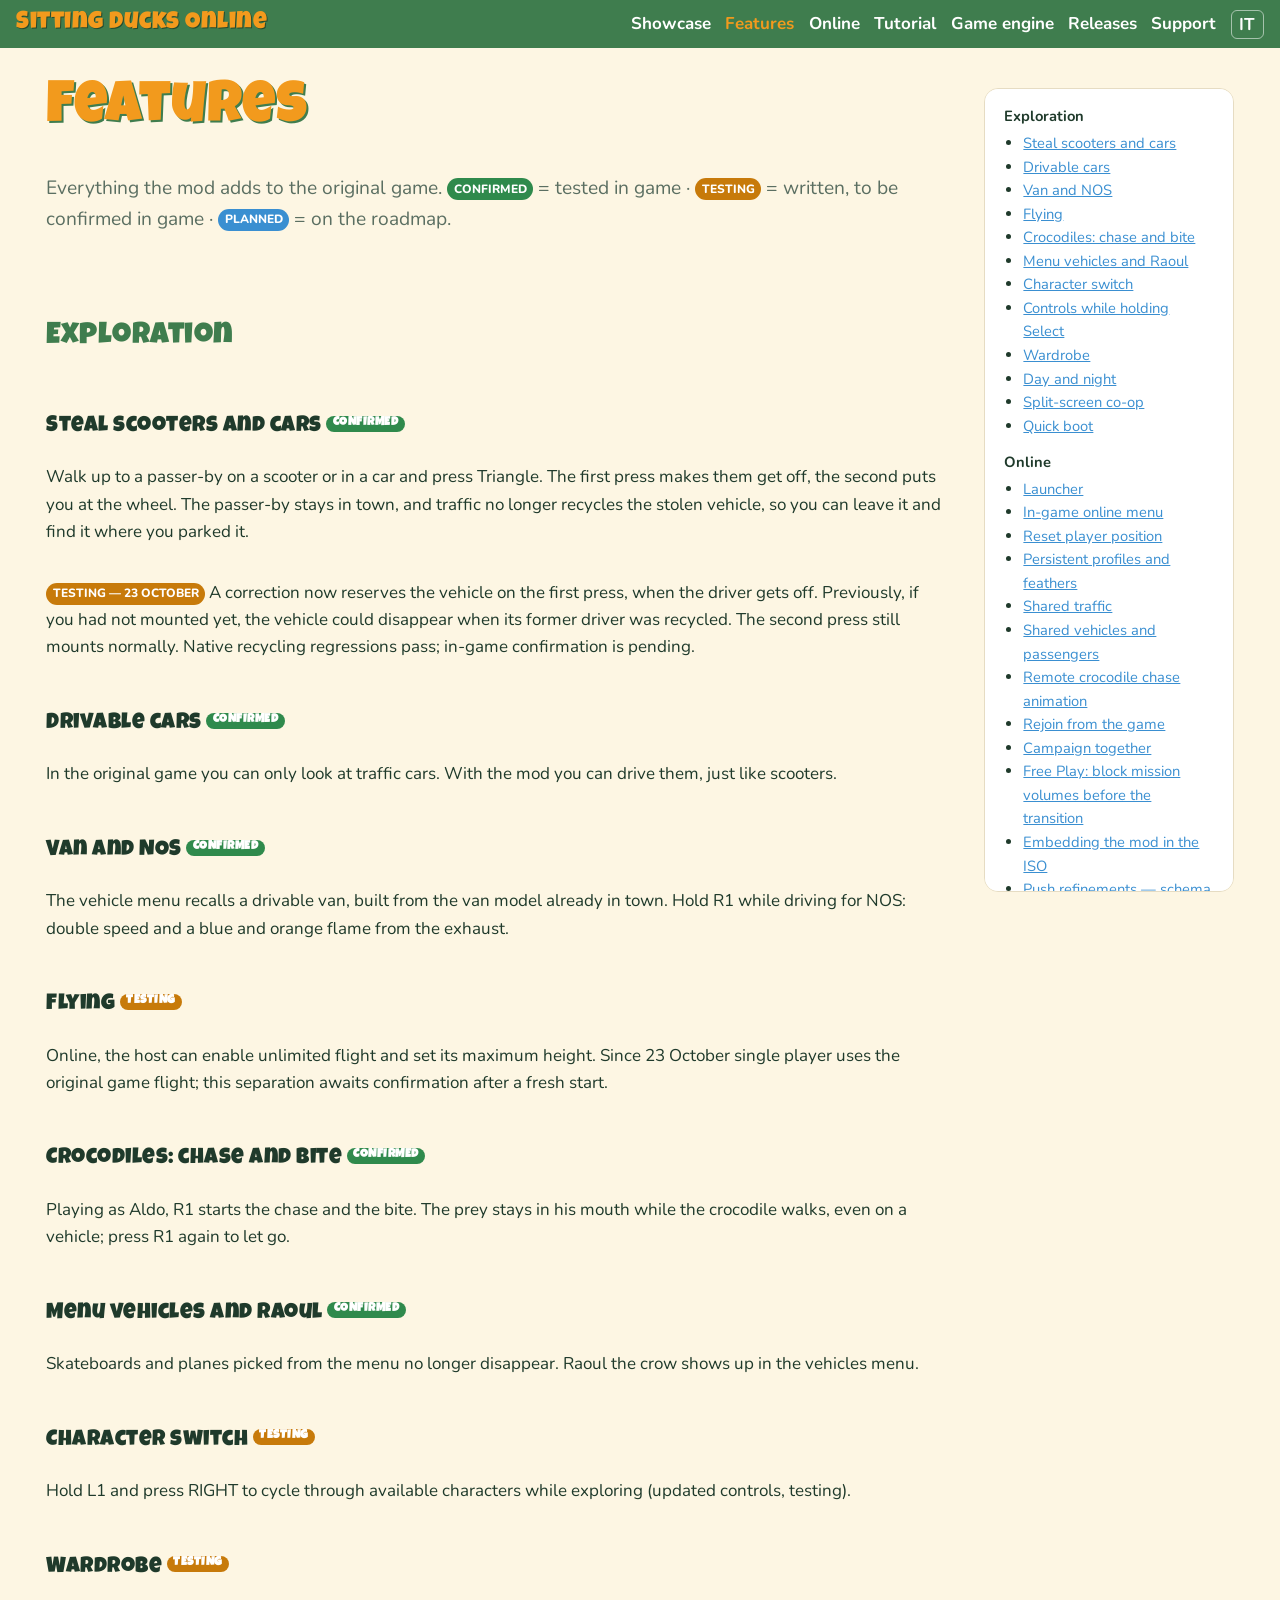
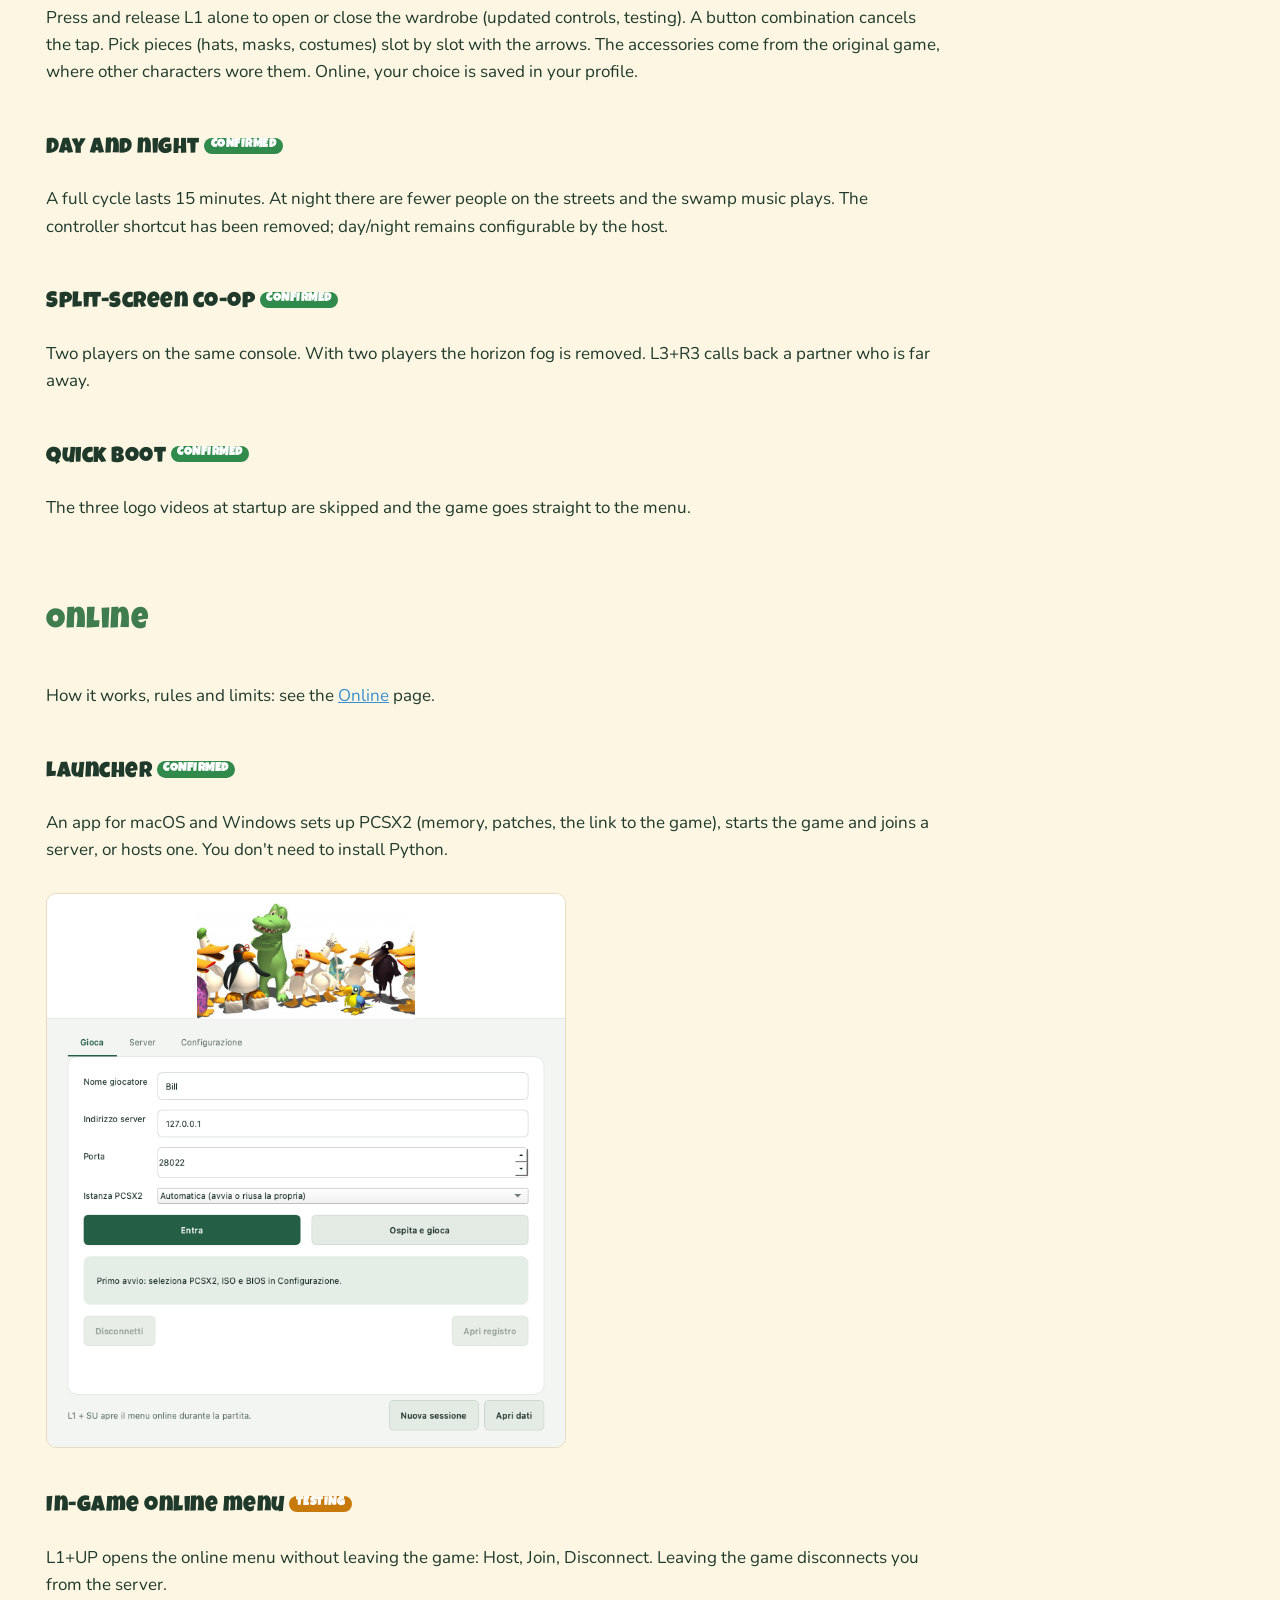
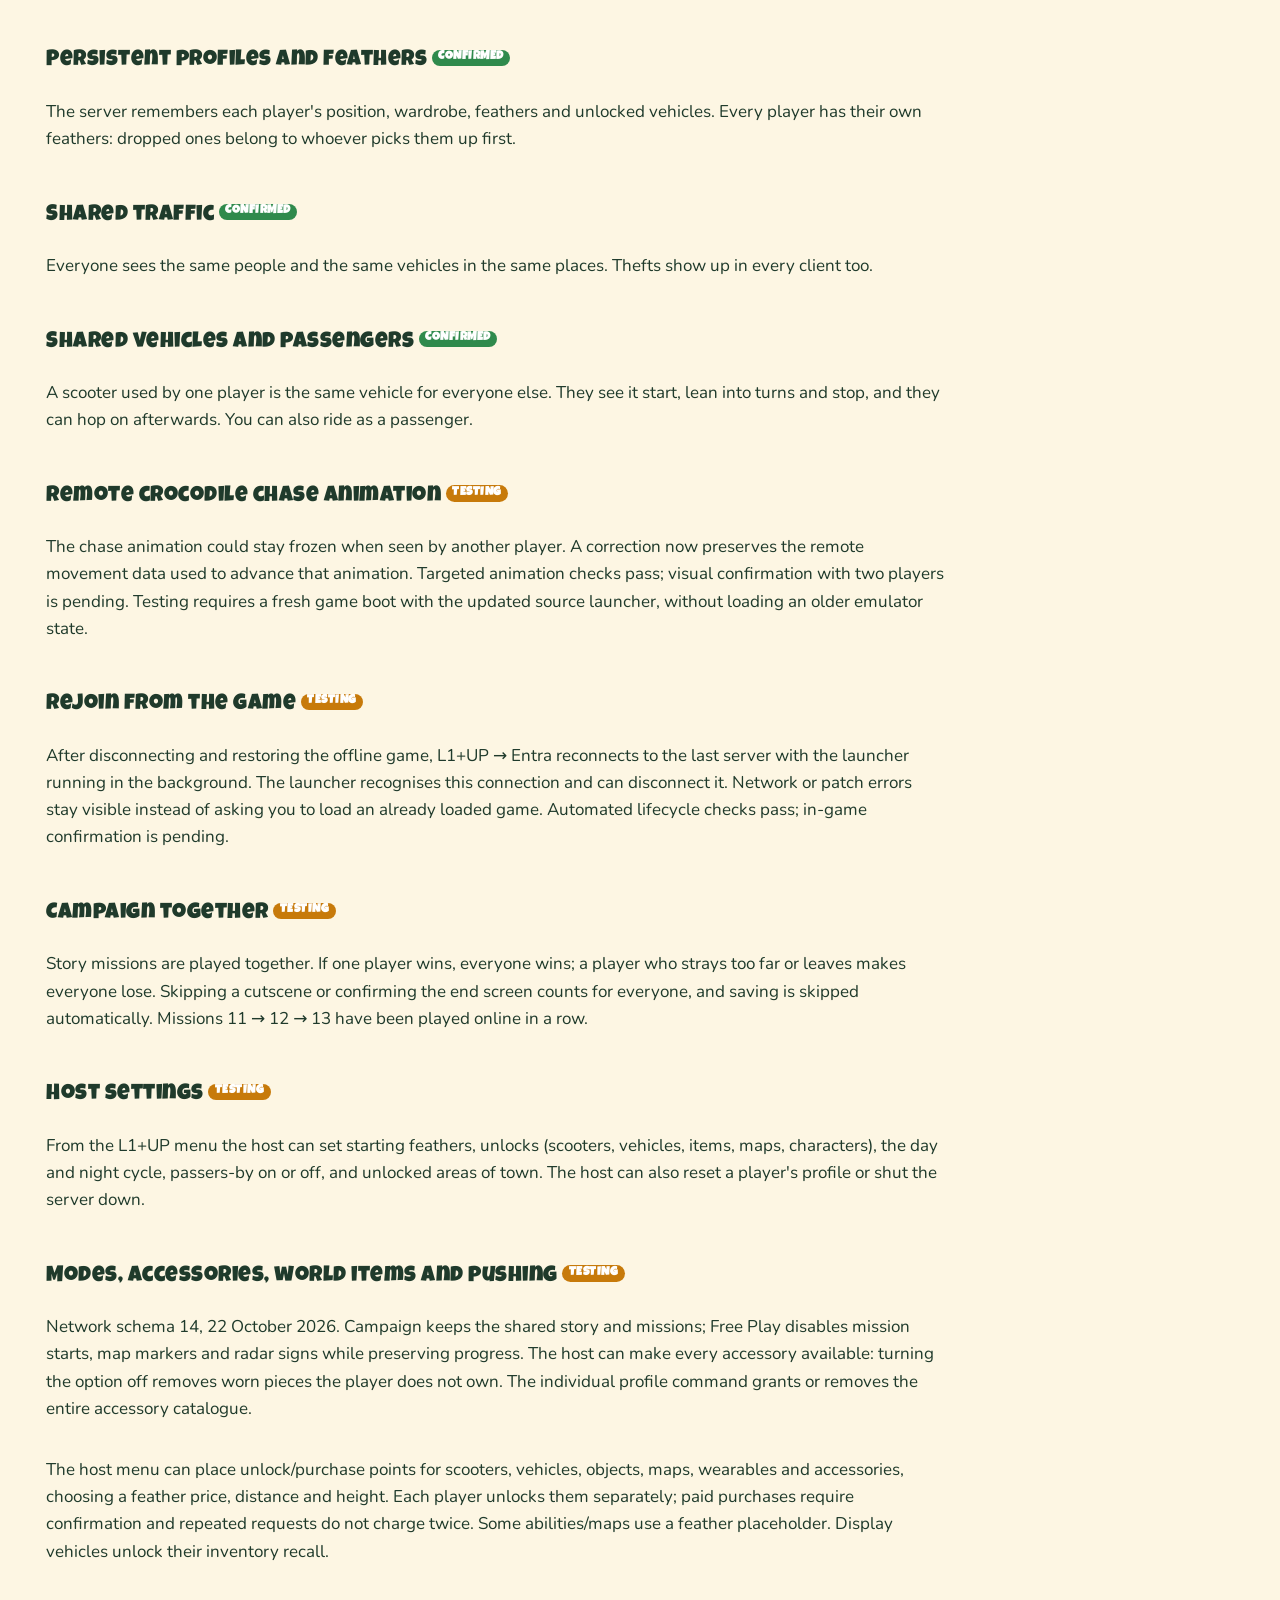
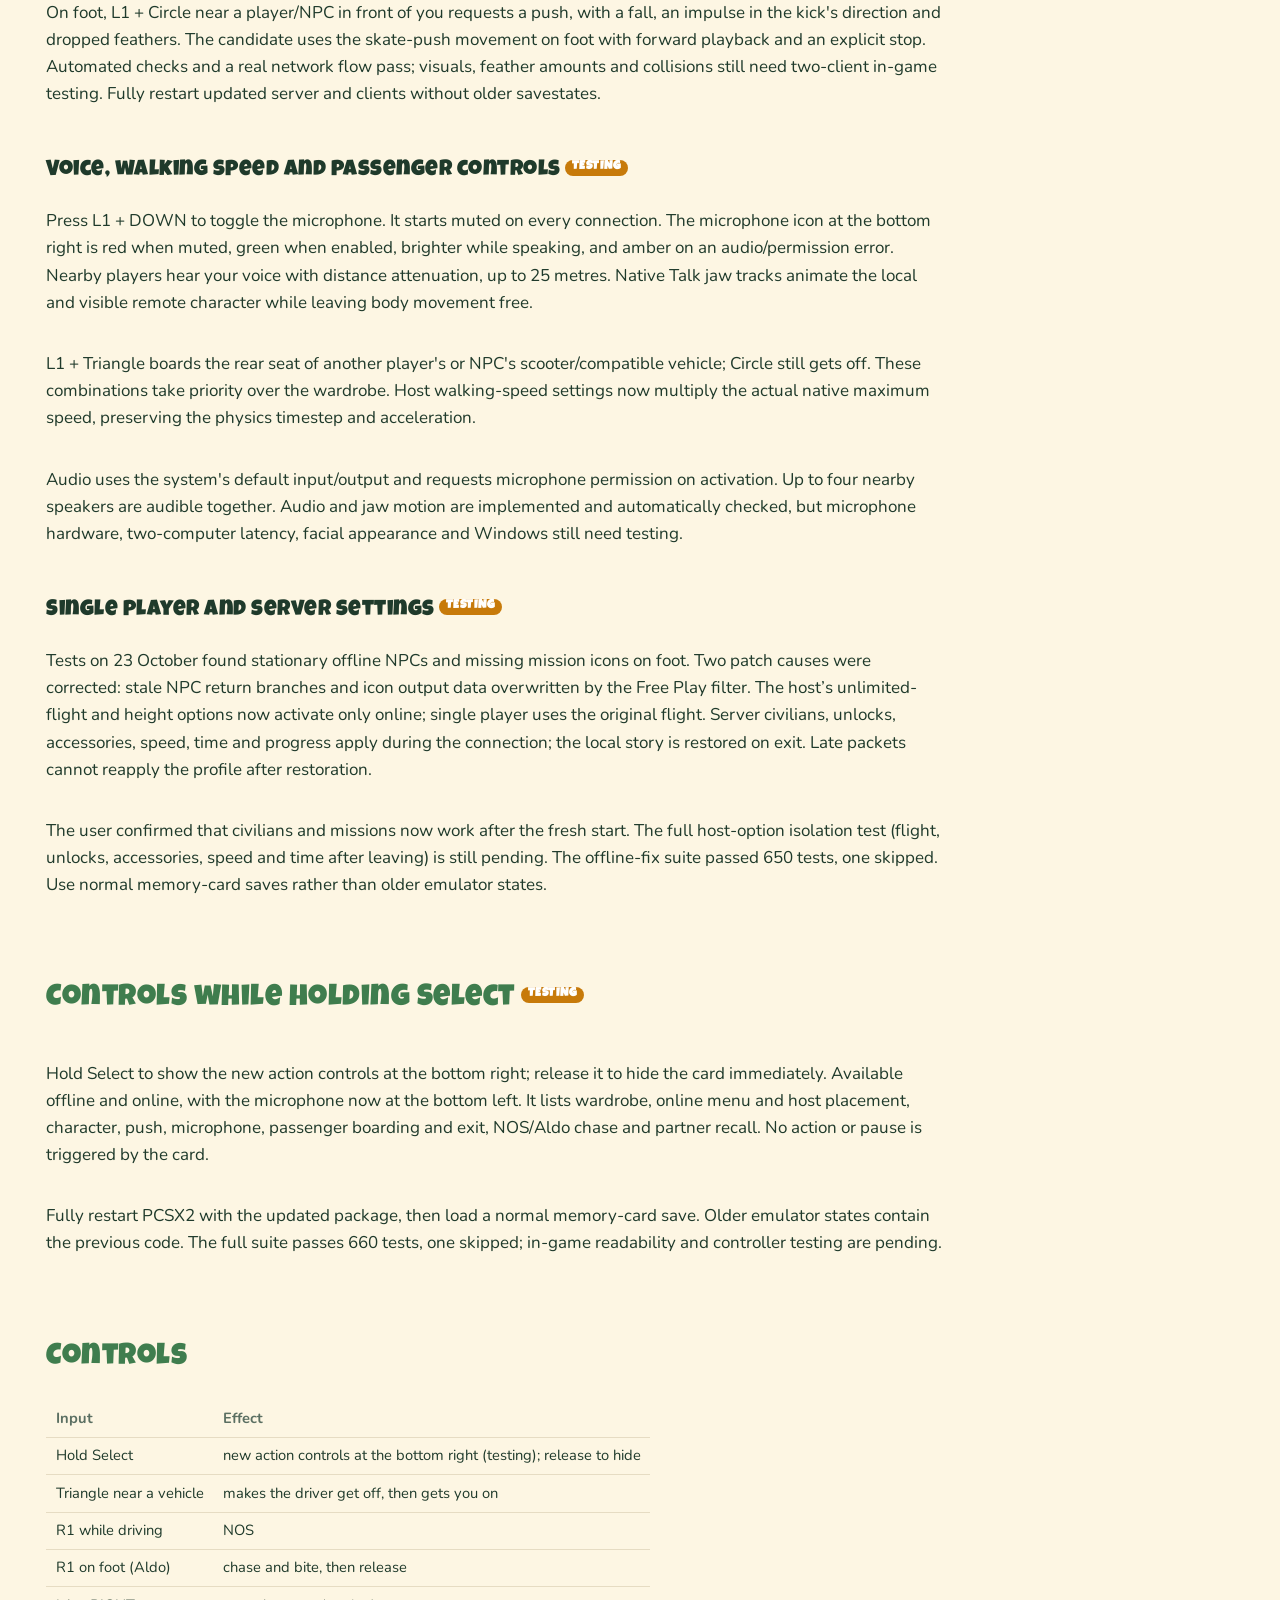
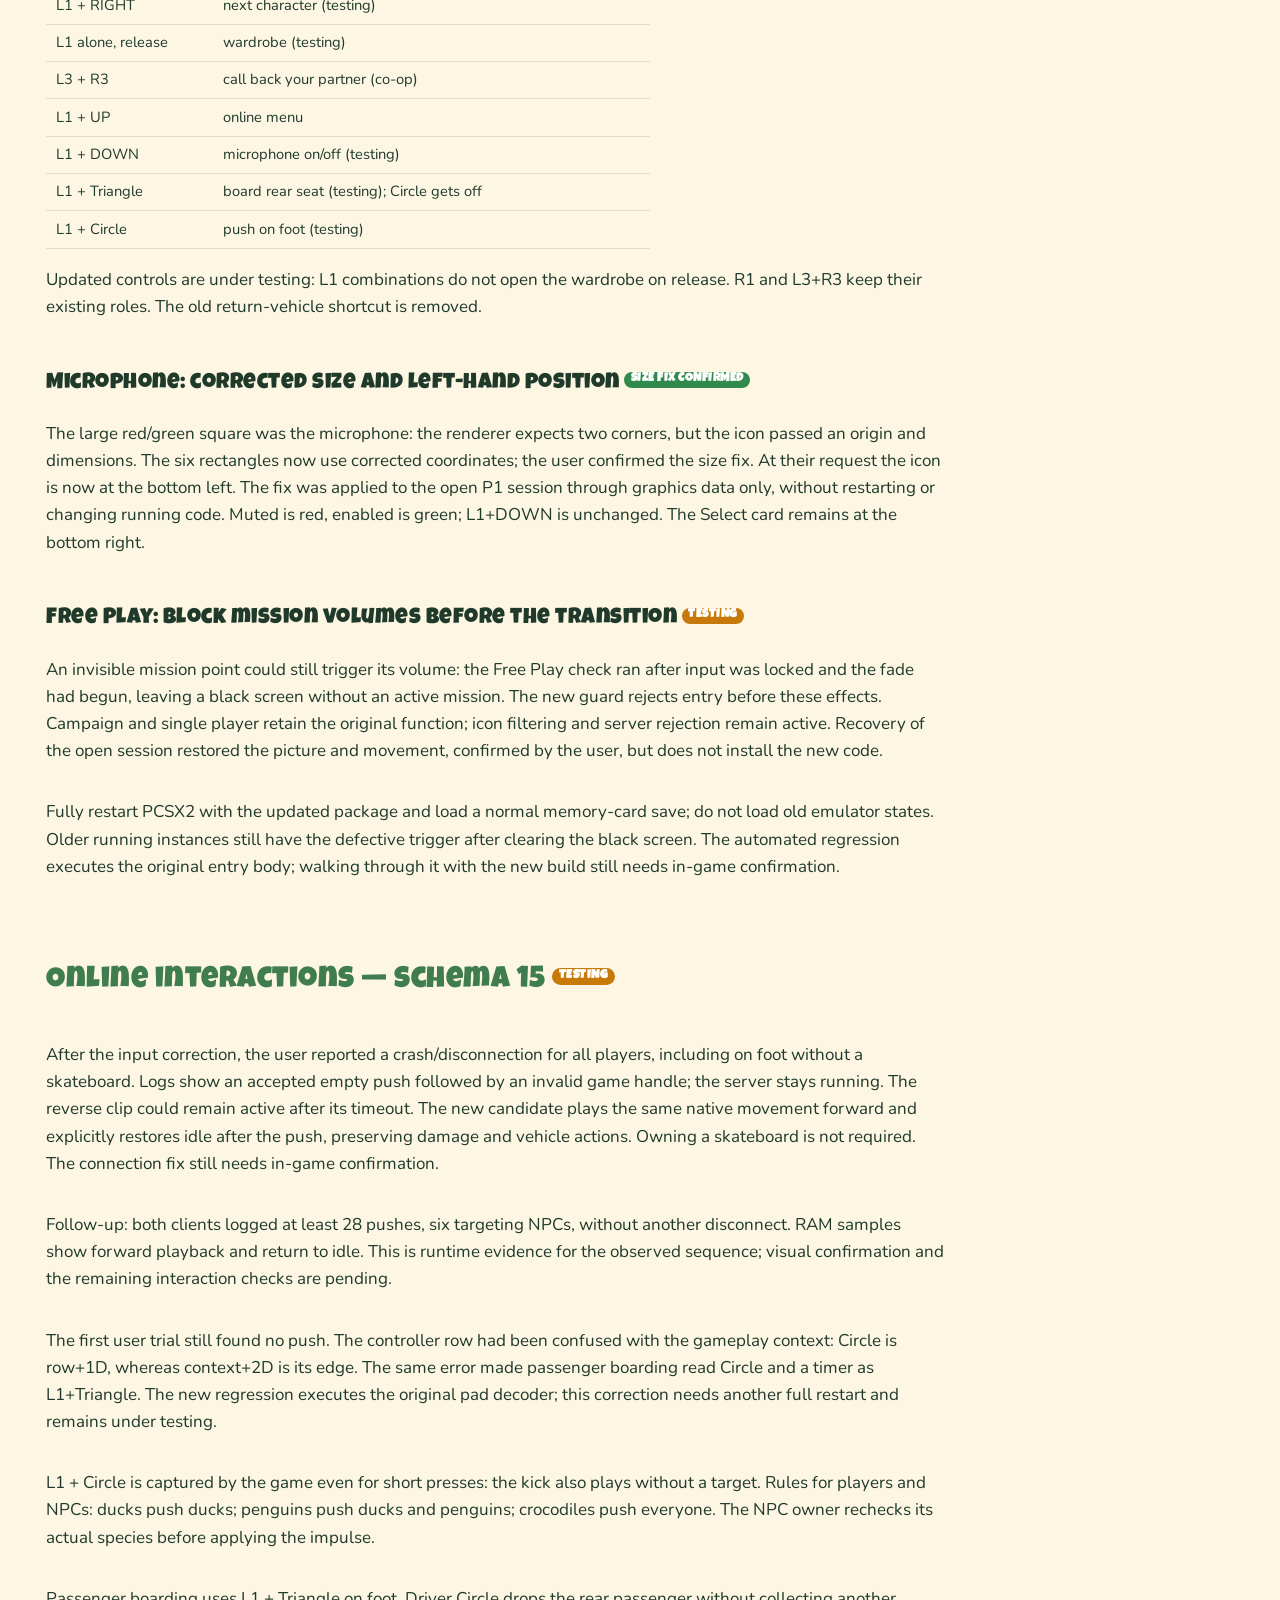
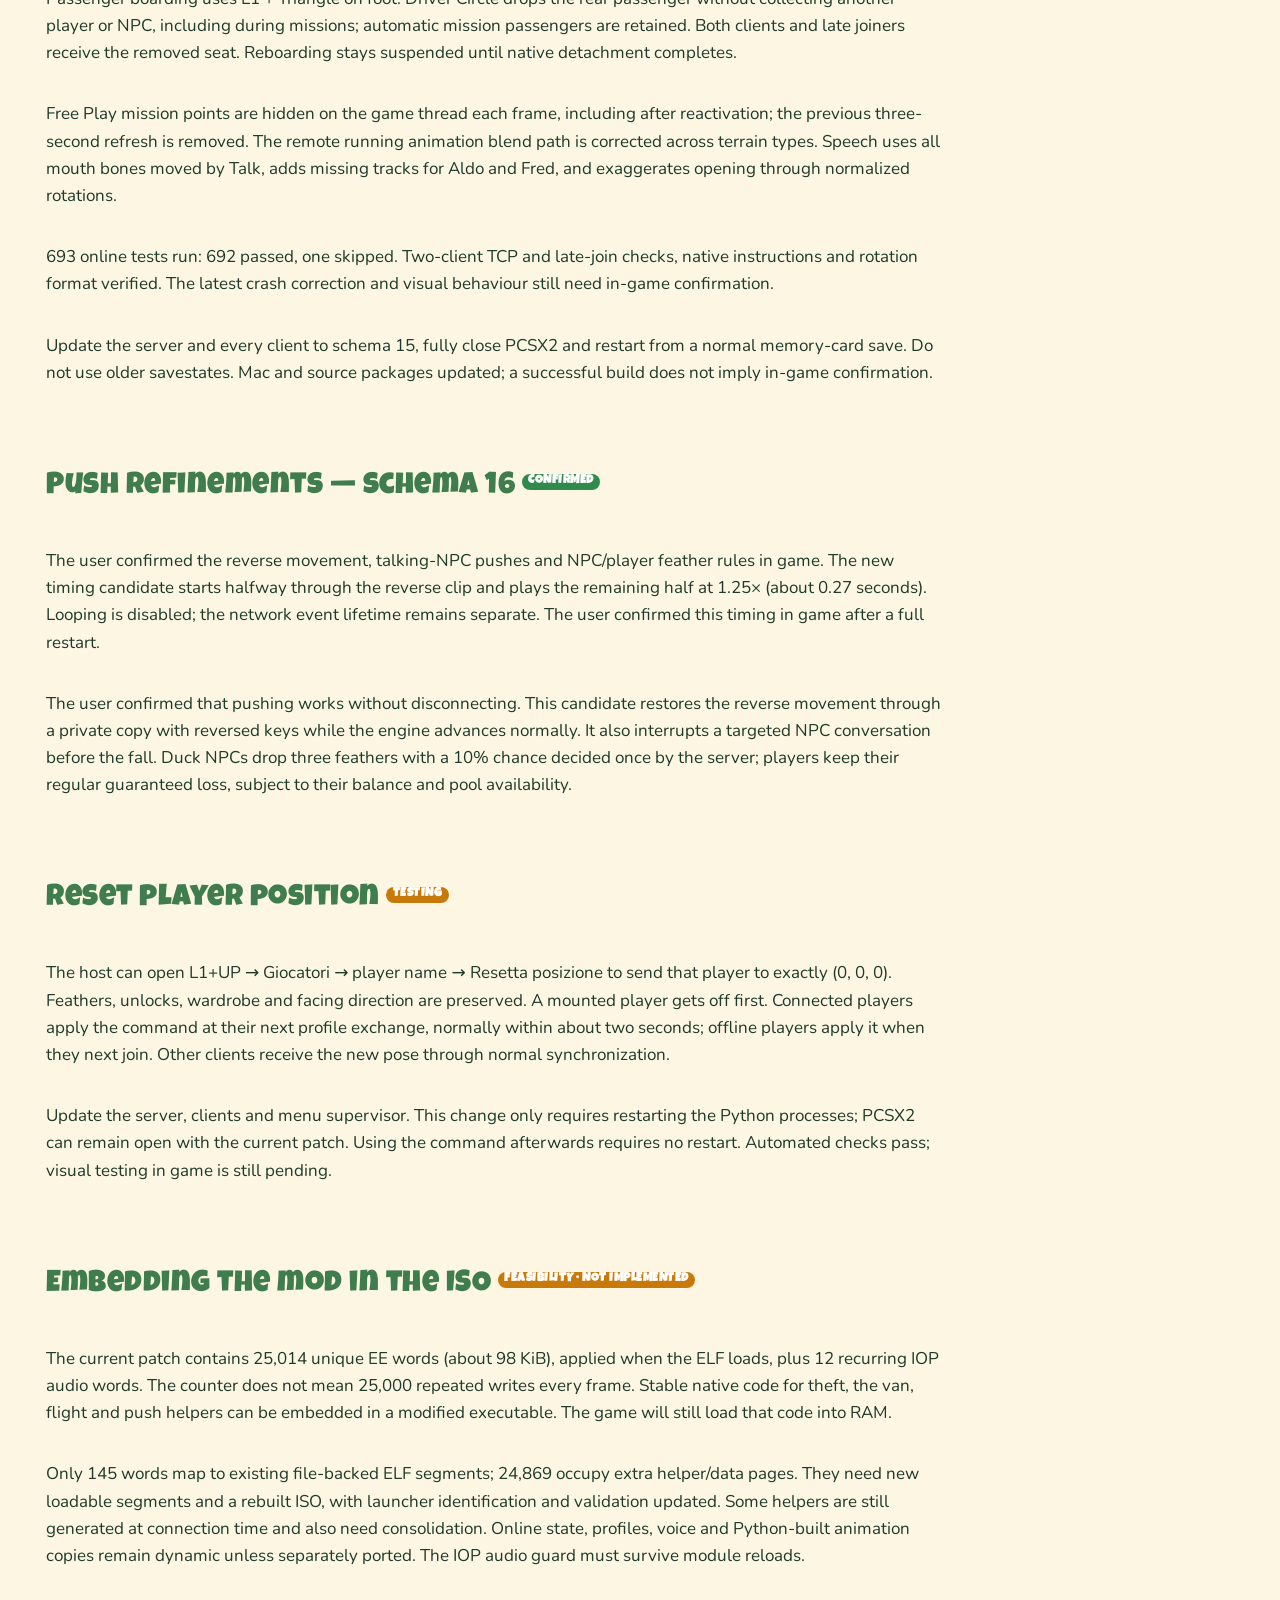
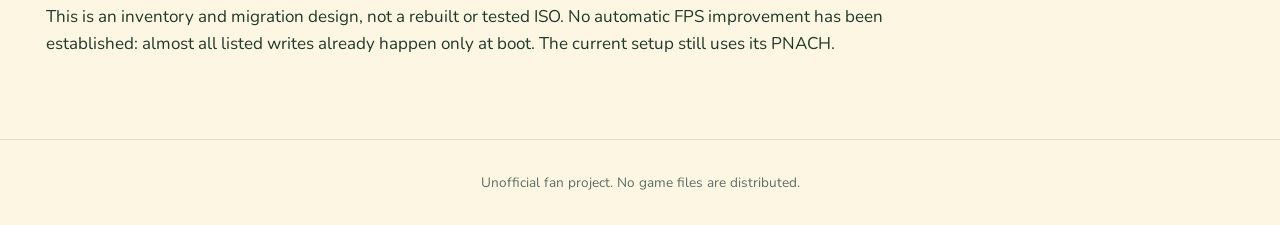
<file: features.html>
<!doctype html>
<html lang="en">
<head>
<meta charset="utf-8">
<meta name="viewport" content="width=device-width, initial-scale=1">
<title>Features — Sitting Ducks Online</title>
<link rel="alternate" hreflang="it" href="it/features.html">
<link rel="preconnect" href="https://fonts.googleapis.com">
<link href="https://fonts.googleapis.com/css2?family=Luckiest+Guy&family=Nunito:wght@400;700;800&display=swap" rel="stylesheet">
<link rel="stylesheet" href="style.css">
</head>
<body>
<header>
  <a class="logo" href="index.html">Sitting Ducks Online</a>
  <nav>
    <a href="index.html">Showcase</a>
    <a href="features.html" aria-current="page">Features</a>
    <a href="online.html">Online</a>
    <a href="tutorial.html">Tutorial</a>
    <a href="engine.html">Game engine</a>
    <a href="releases.html">Releases</a>
    <a href="index.html#support">Support</a>
    <a class="lang" href="it/features.html" lang="it" hreflang="it">IT</a>
  </nav>
</header>
<main>
  <h1>Features</h1>
  <p class="lead">Everything the mod adds to the original game.
    <span class="tag ok">confirmed</span> = tested in game ·
    <span class="tag wip">testing</span> = written, to be confirmed in game ·
    <span class="tag plan">planned</span> = on the roadmap.</p>
  <!-- Each section has a <div class="media">: add <img src="media/x.png" alt="...">,
       <video controls src="media/x.mp4"></video> or <iframe src="https://www.youtube-nocookie.com/embed/ID" allowfullscreen></iframe>.
       An empty .media is hidden. -->

  <nav class="card toc" aria-label="Contents">
    <strong>Exploration</strong>
    <ul>
      <li><a href="#theft">Steal scooters and cars</a></li>
      <li><a href="#cars">Drivable cars</a></li>
      <li><a href="#van">Van and NOS</a></li>
      <li><a href="#flying">Flying</a></li>
      <li><a href="#crocodiles">Crocodiles: chase and bite</a></li>
      <li><a href="#vehicles-menu">Menu vehicles and Raoul</a></li>
      <li><a href="#character">Character switch</a></li>
      <li><a href="#select-help">Controls while holding Select</a></li>
      <li><a href="#wardrobe">Wardrobe</a></li>
      <li><a href="#daynight">Day and night</a></li>
      <li><a href="#coop">Split-screen co-op</a></li>
      <li><a href="#boot">Quick boot</a></li>
    </ul>
    <strong>Online</strong>
    <ul>
      <li><a href="#launcher">Launcher</a></li>
      <li><a href="#online-menu">In-game online menu</a></li>
      <li><a href="#reset-position-23oct">Reset player position</a></li>
      <li><a href="#profiles">Persistent profiles and feathers</a></li>
      <li><a href="#traffic">Shared traffic</a></li>
      <li><a href="#online-vehicles">Shared vehicles and passengers</a></li>
      <li><a href="#online-chase">Remote crocodile chase animation</a></li>
      <li><a href="#reconnect">Rejoin from the game</a></li>
      <li><a href="#campaign">Campaign together</a></li>
      <li><a href="#freeplay-entry-23oct">Free Play: block mission volumes before the transition</a></li>
      <li><a href="#embedded-iso-23oct">Embedding the mod in the ISO</a></li>
      <li><a href="#push-refinements-23oct">Push refinements — schema 16</a></li>
      <li><a href="#interactions-23oct">Online interactions — schema 15</a></li>
      <li><a href="#online-additions">Modes, purchases and pushing</a></li>
      <li><a href="#microphone-size-23oct">Microphone: corrected size and left-hand position</a></li>
      <li><a href="#offline-isolation">Single player and server settings</a></li>
      <li><a href="#host">Host settings</a></li>
          <li><a href="#proximity-voice">Voice, speed and passenger controls</a></li>
    </ul>
    <strong>Controls</strong>
    <ul><li><a href="#controls">Controls table</a></li></ul>
  </nav>

  <h2 id="exploration">Exploration</h2>

  <h3 id="theft">Steal scooters and cars <span class="tag ok">confirmed</span></h3>
  <p>Walk up to a passer-by on a scooter or in a car and press Triangle. The first press makes them get off, the second puts you
    at the wheel. The passer-by stays in town, and traffic no longer recycles the stolen vehicle, so you can leave it and find it where you parked it.</p>
  <div class="media"></div>

  <p><span class="tag wip">testing — 23 October</span> A correction now reserves the vehicle on the first press, when the driver
    gets off. Previously, if you had not mounted yet, the vehicle could disappear when its former driver was recycled.
    The second press still mounts normally. Native recycling regressions pass; in-game confirmation is pending.</p>

  <h3 id="cars">Drivable cars <span class="tag ok">confirmed</span></h3>
  <p>In the original game you can only look at traffic cars. With the mod you can drive them, just like scooters.</p>
  <div class="media"></div>

  <h3 id="van">Van and NOS <span class="tag ok">confirmed</span></h3>
  <p>The vehicle menu recalls a drivable van, built from the van model already in town. Hold R1 while driving for NOS:
    double speed and a blue and orange flame from the exhaust.</p>
  <div class="media"></div>

  <h3 id="flying">Flying <span class="tag wip">testing</span></h3>
  <p>Online, the host can enable unlimited flight and set its maximum height. Since 23 October single player uses the original game flight; this separation awaits confirmation after a fresh start.</p>
  <div class="media"></div>

  <h3 id="crocodiles">Crocodiles: chase and bite <span class="tag ok">confirmed</span></h3>
  <p>Playing as Aldo, R1 starts the chase and the bite. The prey stays in his mouth while the crocodile walks, even on a vehicle;
    press R1 again to let go.</p>
  <div class="media"></div>

  <h3 id="vehicles-menu">Menu vehicles and Raoul <span class="tag ok">confirmed</span></h3>
  <p>Skateboards and planes picked from the menu no longer disappear. Raoul the crow shows up in the vehicles menu.</p>
  <div class="media"></div>

  <h3 id="character">Character switch <span class="tag wip">testing</span></h3>
  <p>Hold L1 and press RIGHT to cycle through available characters while exploring (updated controls, testing).</p>
  <div class="media"></div>

  <h3 id="wardrobe">Wardrobe <span class="tag wip">testing</span></h3>
  <p>Press and release L1 alone to open or close the wardrobe (updated controls, testing). A button combination cancels the tap. Pick pieces (hats, masks, costumes) slot by slot with the arrows. The accessories come from the original
    game, where other characters wore them. Online, your choice is saved in your profile.</p>
  <div class="media"></div>

  <h3 id="daynight">Day and night <span class="tag ok">confirmed</span></h3>
  <p>A full cycle lasts 15 minutes. At night there are fewer people on the streets and the swamp music plays.
    The controller shortcut has been removed; day/night remains configurable by the host.</p>
  <div class="media"></div>

  <h3 id="coop">Split-screen co-op <span class="tag ok">confirmed</span></h3>
  <p>Two players on the same console. With two players the horizon fog is removed. L3+R3 calls back a partner who is far away.</p>
  <div class="media"></div>

  <h3 id="boot">Quick boot <span class="tag ok">confirmed</span></h3>
  <p>The three logo videos at startup are skipped and the game goes straight to the menu.</p>
  <div class="media"></div>

  <h2 id="online">Online</h2>
  <p>How it works, rules and limits: see the <a href="online.html">Online</a> page.</p>

  <h3 id="launcher">Launcher <span class="tag ok">confirmed</span></h3>
  <p>An app for macOS and Windows sets up PCSX2 (memory, patches, the link to the game), starts the game and joins a server, or hosts one.
    You don't need to install Python.</p>
  <div class="media"><img src="media/launcher-gioca.png" alt="The launcher"></div>

  <h3 id="online-menu">In-game online menu <span class="tag wip">testing</span></h3>
  <p>L1+UP opens the online menu without leaving the game: Host, Join, Disconnect. Leaving the game disconnects you from the server.</p>
  <div class="media"></div>

  <h3 id="profiles">Persistent profiles and feathers <span class="tag ok">confirmed</span></h3>
  <p>The server remembers each player's position, wardrobe, feathers and unlocked vehicles. Every player has their own feathers:
    dropped ones belong to whoever picks them up first.</p>
  <div class="media"></div>

  <h3 id="traffic">Shared traffic <span class="tag ok">confirmed</span></h3>
  <p>Everyone sees the same people and the same vehicles in the same places. Thefts show up in every client too.</p>
  <div class="media"></div>

  <h3 id="online-vehicles">Shared vehicles and passengers <span class="tag ok">confirmed</span></h3>
  <p>A scooter used by one player is the same vehicle for everyone else. They see it start, lean into turns and stop,
    and they can hop on afterwards. You can also ride as a passenger.</p>
  <div class="media"></div>

  <h3 id="online-chase">Remote crocodile chase animation <span class="tag wip">testing</span></h3>
  <p>The chase animation could stay frozen when seen by another player. A correction now preserves the remote
    movement data used to advance that animation. Targeted animation checks pass; visual confirmation with two players is pending.
    Testing requires a fresh game boot with the updated source launcher, without loading an older emulator state.</p>
  <div class="media"></div>

  <h3 id="reconnect">Rejoin from the game <span class="tag wip">testing</span></h3>
  <p>After disconnecting and restoring the offline game, L1+UP → Entra reconnects to the last server with the launcher
    running in the background. The launcher recognises this connection and can disconnect it. Network or patch errors stay visible
    instead of asking you to load an already loaded game. Automated lifecycle checks pass; in-game confirmation is pending.</p>
  <div class="media"></div>

  <h3 id="campaign">Campaign together <span class="tag wip">testing</span></h3>
  <p>Story missions are played together. If one player wins, everyone wins; a player who strays too far or leaves makes everyone lose.
    Skipping a cutscene or confirming the end screen counts for everyone, and saving is skipped automatically.
    Missions 11 → 12 → 13 have been played online in a row.</p>
  <div class="media"></div>

  <h3 id="host">Host settings <span class="tag wip">testing</span></h3>
  <p>From the L1+UP menu the host can set starting feathers, unlocks (scooters, vehicles, items, maps, characters), the day and night cycle,
    passers-by on or off, and unlocked areas of town. The host can also reset a player's profile or shut the server down.</p>
  <div class="media"></div>

  <h3 id="online-additions">Modes, accessories, world items and pushing <span class="tag wip">testing</span></h3>
  <p>Network schema 14, 22 October 2026. Campaign keeps the shared story and missions; Free Play disables
    mission starts, map markers and radar signs while preserving progress. The host can make every accessory
    available: turning the option off removes worn pieces the player does not own. The individual profile
    command grants or removes the entire accessory catalogue.</p>
  <p>The host menu can place unlock/purchase points for scooters, vehicles, objects, maps, wearables and
    accessories, choosing a feather price, distance and height. Each player unlocks them separately;
    paid purchases require confirmation and repeated requests do not charge twice. Some abilities/maps
    use a feather placeholder. Display vehicles unlock their inventory recall.</p>
  <p>On foot, L1 + Circle near a player/NPC in front of you requests a push, with a fall, an impulse in the kick's
    direction and dropped feathers. The candidate uses the skate-push movement on foot with forward playback and an explicit stop. Automated
    checks and a real network flow pass; visuals, feather amounts and collisions still need two-client
    in-game testing. Fully restart updated server and clients without older savestates.</p>
  <div class="media"></div>

  <h3 id="proximity-voice">Voice, walking speed and passenger controls <span class="tag wip">testing</span></h3>
  <p>Press L1 + DOWN to toggle the microphone. It starts muted on every connection. The microphone icon
    at the bottom right is red when muted, green when enabled, brighter while speaking, and amber on an
    audio/permission error. Nearby players hear your voice with distance attenuation, up to 25 metres.
    Native Talk jaw tracks animate the local and visible remote character while leaving body movement free.</p>
  <p>L1 + Triangle boards the rear seat of another player's or NPC's scooter/compatible vehicle; Circle
    still gets off. These combinations take priority over the wardrobe. Host walking-speed settings now
    multiply the actual native maximum speed, preserving the physics timestep and acceleration.</p>
  <p>Audio uses the system's default input/output and requests microphone permission on activation.
    Up to four nearby speakers are audible together. Audio and jaw motion are implemented and automatically
    checked, but microphone hardware, two-computer latency, facial appearance and Windows still need testing.</p>
  <div class="media"></div>
  <h3 id="offline-isolation">Single player and server settings <span class="tag wip">testing</span></h3>
  <p>Tests on 23 October found stationary offline NPCs and missing mission icons on foot. Two patch causes were corrected: stale NPC return branches and icon output data overwritten by the Free Play filter. The host’s unlimited-flight and height options now activate only online; single player uses the original flight. Server civilians, unlocks, accessories, speed, time and progress apply during the connection; the local story is restored on exit. Late packets cannot reapply the profile after restoration.</p>
  <p>The user confirmed that civilians and missions now work after the fresh start. The full host-option isolation test (flight, unlocks, accessories, speed and time after leaving) is still pending. The offline-fix suite passed 650 tests, one skipped. Use normal memory-card saves rather than older emulator states.</p>
  <div class="media"></div>

  <h2 id="select-help">Controls while holding Select <span class="tag wip">testing</span></h2>
  <p>Hold Select to show the new action controls at the bottom right; release it to hide the card immediately. Available offline and online, with the microphone now at the bottom left. It lists wardrobe, online menu and host placement, character, push, microphone, passenger boarding and exit, NOS/Aldo chase and partner recall. No action or pause is triggered by the card.</p>
  <p>Fully restart PCSX2 with the updated package, then load a normal memory-card save. Older emulator states contain the previous code. The full suite passes 660 tests, one skipped; in-game readability and controller testing are pending.</p>
  <div class="media"></div>

  <h2 id="controls">Controls</h2>
  <table>
    <tr><th>Input</th><th>Effect</th></tr>
    <tr><td>Hold Select</td><td>new action controls at the bottom right (testing); release to hide</td></tr>
    <tr><td>Triangle near a vehicle</td><td>makes the driver get off, then gets you on</td></tr>
    <tr><td>R1 while driving</td><td>NOS</td></tr>
    <tr><td>R1 on foot (Aldo)</td><td>chase and bite, then release</td></tr>
    <tr><td>L1 + RIGHT</td><td>next character (testing)</td></tr>
    <tr><td>L1 alone, release</td><td>wardrobe (testing)</td></tr>
    <tr><td>L3 + R3</td><td>call back your partner (co-op)</td></tr>
    <tr><td>L1 + UP</td><td>online menu</td></tr>
    <tr><td>L1 + DOWN</td><td>microphone on/off (testing)</td></tr>
    <tr><td>L1 + Triangle</td><td>board rear seat (testing); Circle gets off</td></tr>
    <tr><td>L1 + Circle</td><td>push on foot (testing)</td></tr>
  </table>
  <p>Updated controls are under testing: L1 combinations do not open the wardrobe on release. R1 and L3+R3 keep their existing roles. The old return-vehicle shortcut is removed.</p>

  <h3 id="microphone-size-23oct">Microphone: corrected size and left-hand position <span class="tag ok">size fix confirmed</span></h3>
  <p>The large red/green square was the microphone: the renderer expects two corners, but the icon passed an origin and dimensions. The six rectangles now use corrected coordinates; the user confirmed the size fix. At their request the icon is now at the bottom left. The fix was applied to the open P1 session through graphics data only, without restarting or changing running code. Muted is red, enabled is green; L1+DOWN is unchanged. The Select card remains at the bottom right.</p>
  <div class="media"></div>
  <h3 id="freeplay-entry-23oct">Free Play: block mission volumes before the transition <span class="tag wip">testing</span></h3>
  <p>An invisible mission point could still trigger its volume: the Free Play check ran after input was locked and the fade had begun, leaving a black screen without an active mission. The new guard rejects entry before these effects. Campaign and single player retain the original function; icon filtering and server rejection remain active. Recovery of the open session restored the picture and movement, confirmed by the user, but does not install the new code.</p>
  <p>Fully restart PCSX2 with the updated package and load a normal memory-card save; do not load old emulator states. Older running instances still have the defective trigger after clearing the black screen. The automated regression executes the original entry body; walking through it with the new build still needs in-game confirmation.</p>
  <div class="media"></div>

  <h2 id="interactions-23oct">Online interactions — schema 15 <span class="tag wip">testing</span></h2>
  <p>After the input correction, the user reported a crash/disconnection for all players, including on foot without a skateboard. Logs show an accepted empty push followed by an invalid game handle; the server stays running. The reverse clip could remain active after its timeout. The new candidate plays the same native movement forward and explicitly restores idle after the push, preserving damage and vehicle actions. Owning a skateboard is not required. The connection fix still needs in-game confirmation.</p>
  <p>Follow-up: both clients logged at least 28 pushes, six targeting NPCs, without another disconnect. RAM samples show forward playback and return to idle. This is runtime evidence for the observed sequence; visual confirmation and the remaining interaction checks are pending.</p>
  <p>The first user trial still found no push. The controller row had been confused with the gameplay context: Circle is row+1D, whereas context+2D is its edge. The same error made passenger boarding read Circle and a timer as L1+Triangle. The new regression executes the original pad decoder; this correction needs another full restart and remains under testing.</p>
  <p>L1 + Circle is captured by the game even for short presses: the kick also plays without a target. Rules for players and NPCs: ducks push ducks; penguins push ducks and penguins; crocodiles push everyone. The NPC owner rechecks its actual species before applying the impulse.</p>
  <p>Passenger boarding uses L1 + Triangle on foot. Driver Circle drops the rear passenger without collecting another player or NPC, including during missions; automatic mission passengers are retained. Both clients and late joiners receive the removed seat. Reboarding stays suspended until native detachment completes.</p>
  <p>Free Play mission points are hidden on the game thread each frame, including after reactivation; the previous three-second refresh is removed. The remote running animation blend path is corrected across terrain types. Speech uses all mouth bones moved by Talk, adds missing tracks for Aldo and Fred, and exaggerates opening through normalized rotations.</p>
  <p>693 online tests run: 692 passed, one skipped. Two-client TCP and late-join checks, native instructions and rotation format verified. The latest crash correction and visual behaviour still need in-game confirmation.</p>
  <p>Update the server and every client to schema 15, fully close PCSX2 and restart from a normal memory-card save. Do not use older savestates. Mac and source packages updated; a successful build does not imply in-game confirmation.</p>
  <div class="media"></div>
  <h2 id="push-refinements-23oct">Push refinements — schema 16 <span class="tag ok">confirmed</span></h2>
  <p>The user confirmed the reverse movement, talking-NPC pushes and NPC/player feather rules in game. The new timing candidate starts halfway through the reverse clip and plays the remaining half at 1.25× (about 0.27 seconds). Looping is disabled; the network event lifetime remains separate. The user confirmed this timing in game after a full restart.</p>
  <p>The user confirmed that pushing works without disconnecting. This candidate restores the reverse movement through a private copy with reversed keys while the engine advances normally. It also interrupts a targeted NPC conversation before the fall. Duck NPCs drop three feathers with a 10% chance decided once by the server; players keep their regular guaranteed loss, subject to their balance and pool availability.</p>
  <div class="media"></div>
  <h2 id="reset-position-23oct">Reset player position <span class="tag wip">testing</span></h2>
  <p>The host can open L1+UP → Giocatori → player name → Resetta posizione to send that player to exactly (0, 0, 0). Feathers, unlocks, wardrobe and facing direction are preserved. A mounted player gets off first. Connected players apply the command at their next profile exchange, normally within about two seconds; offline players apply it when they next join. Other clients receive the new pose through normal synchronization.</p>
  <p>Update the server, clients and menu supervisor. This change only requires restarting the Python processes; PCSX2 can remain open with the current patch. Using the command afterwards requires no restart. Automated checks pass; visual testing in game is still pending.</p>
  <div class="media"></div>

  <h2 id="embedded-iso-23oct">Embedding the mod in the ISO <span class="tag wip">feasibility · not implemented</span></h2>
  <p>The current patch contains 25,014 unique EE words (about 98 KiB), applied when the ELF loads, plus 12 recurring IOP audio words. The counter does not mean 25,000 repeated writes every frame. Stable native code for theft, the van, flight and push helpers can be embedded in a modified executable. The game will still load that code into RAM.</p>
  <p>Only 145 words map to existing file-backed ELF segments; 24,869 occupy extra helper/data pages. They need new loadable segments and a rebuilt ISO, with launcher identification and validation updated. Some helpers are still generated at connection time and also need consolidation. Online state, profiles, voice and Python-built animation copies remain dynamic unless separately ported. The IOP audio guard must survive module reloads.</p>
  <p>This is an inventory and migration design, not a rebuilt or tested ISO. No automatic FPS improvement has been established: almost all listed writes already happen only at boot. The current setup still uses its PNACH.</p>
  <div class="media"></div>
</main>
<footer>Unofficial fan project. No game files are distributed.</footer>
</body>
</html>
</file>
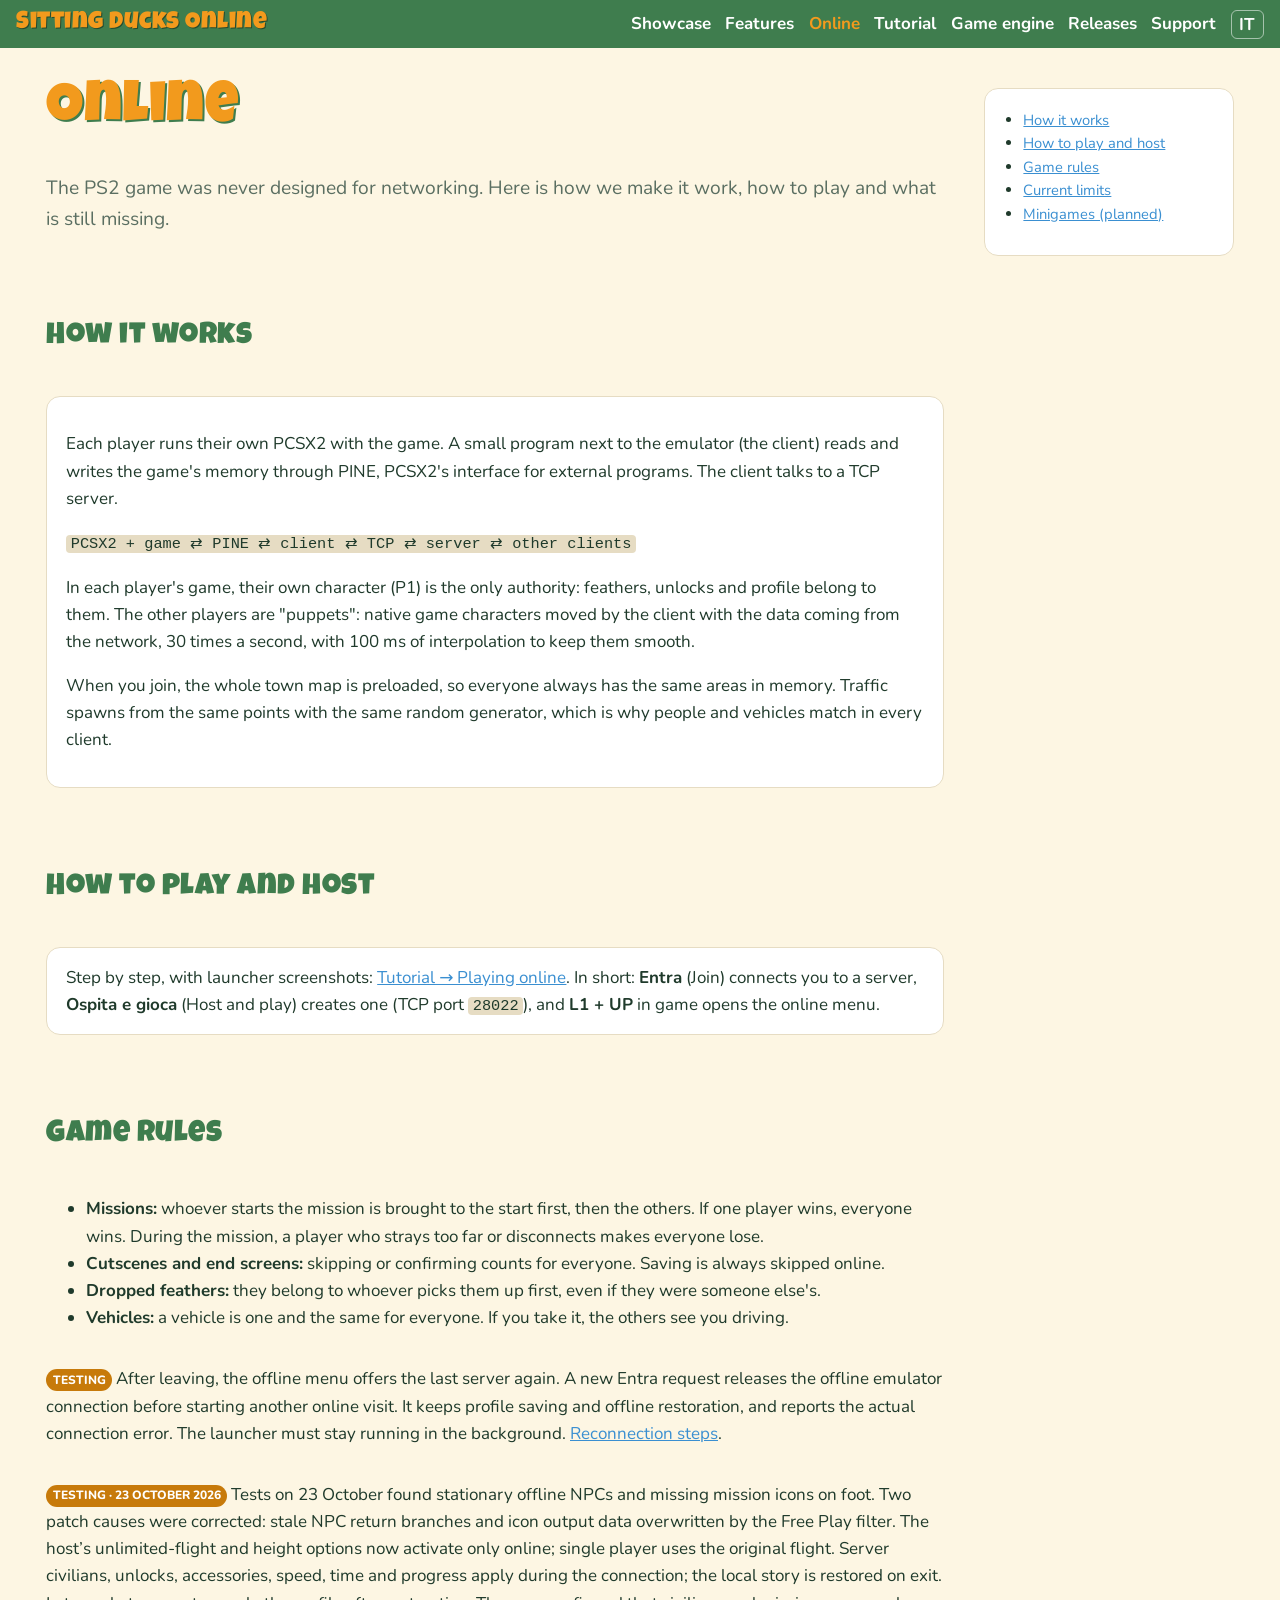
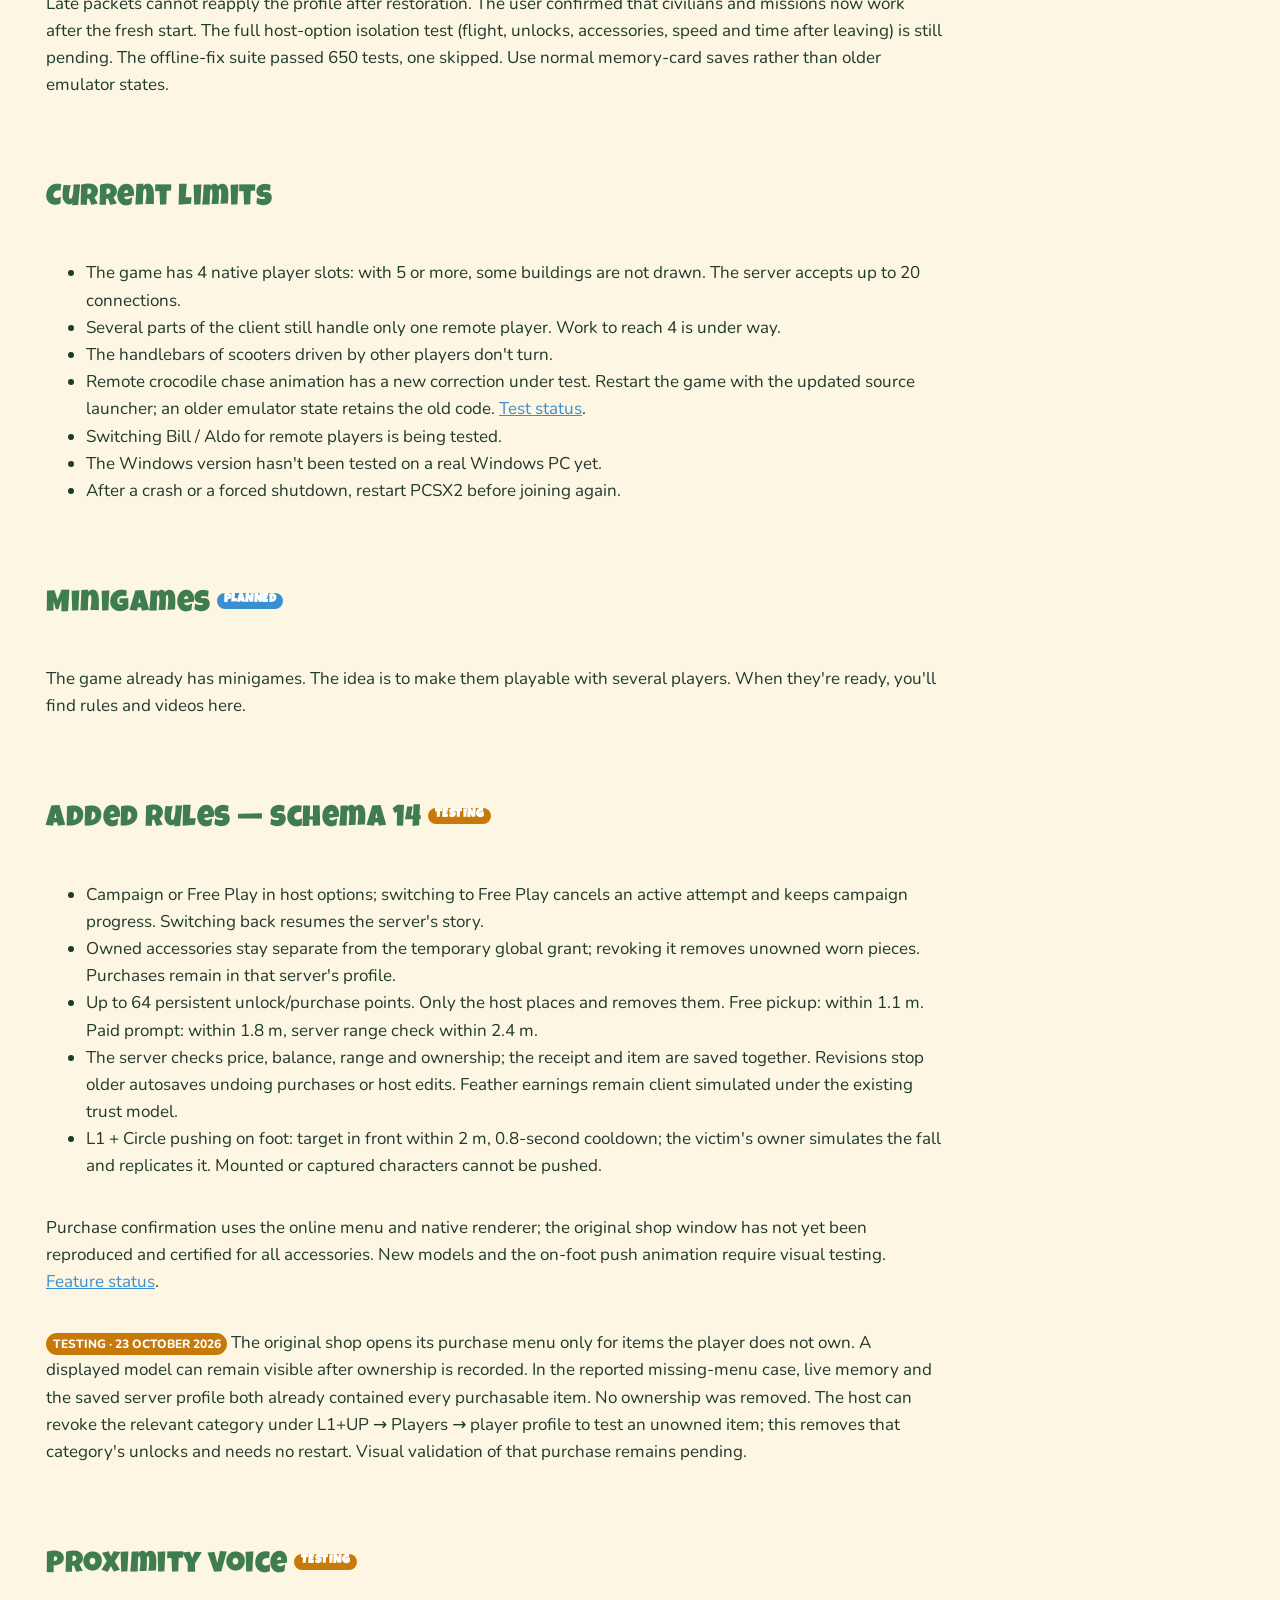
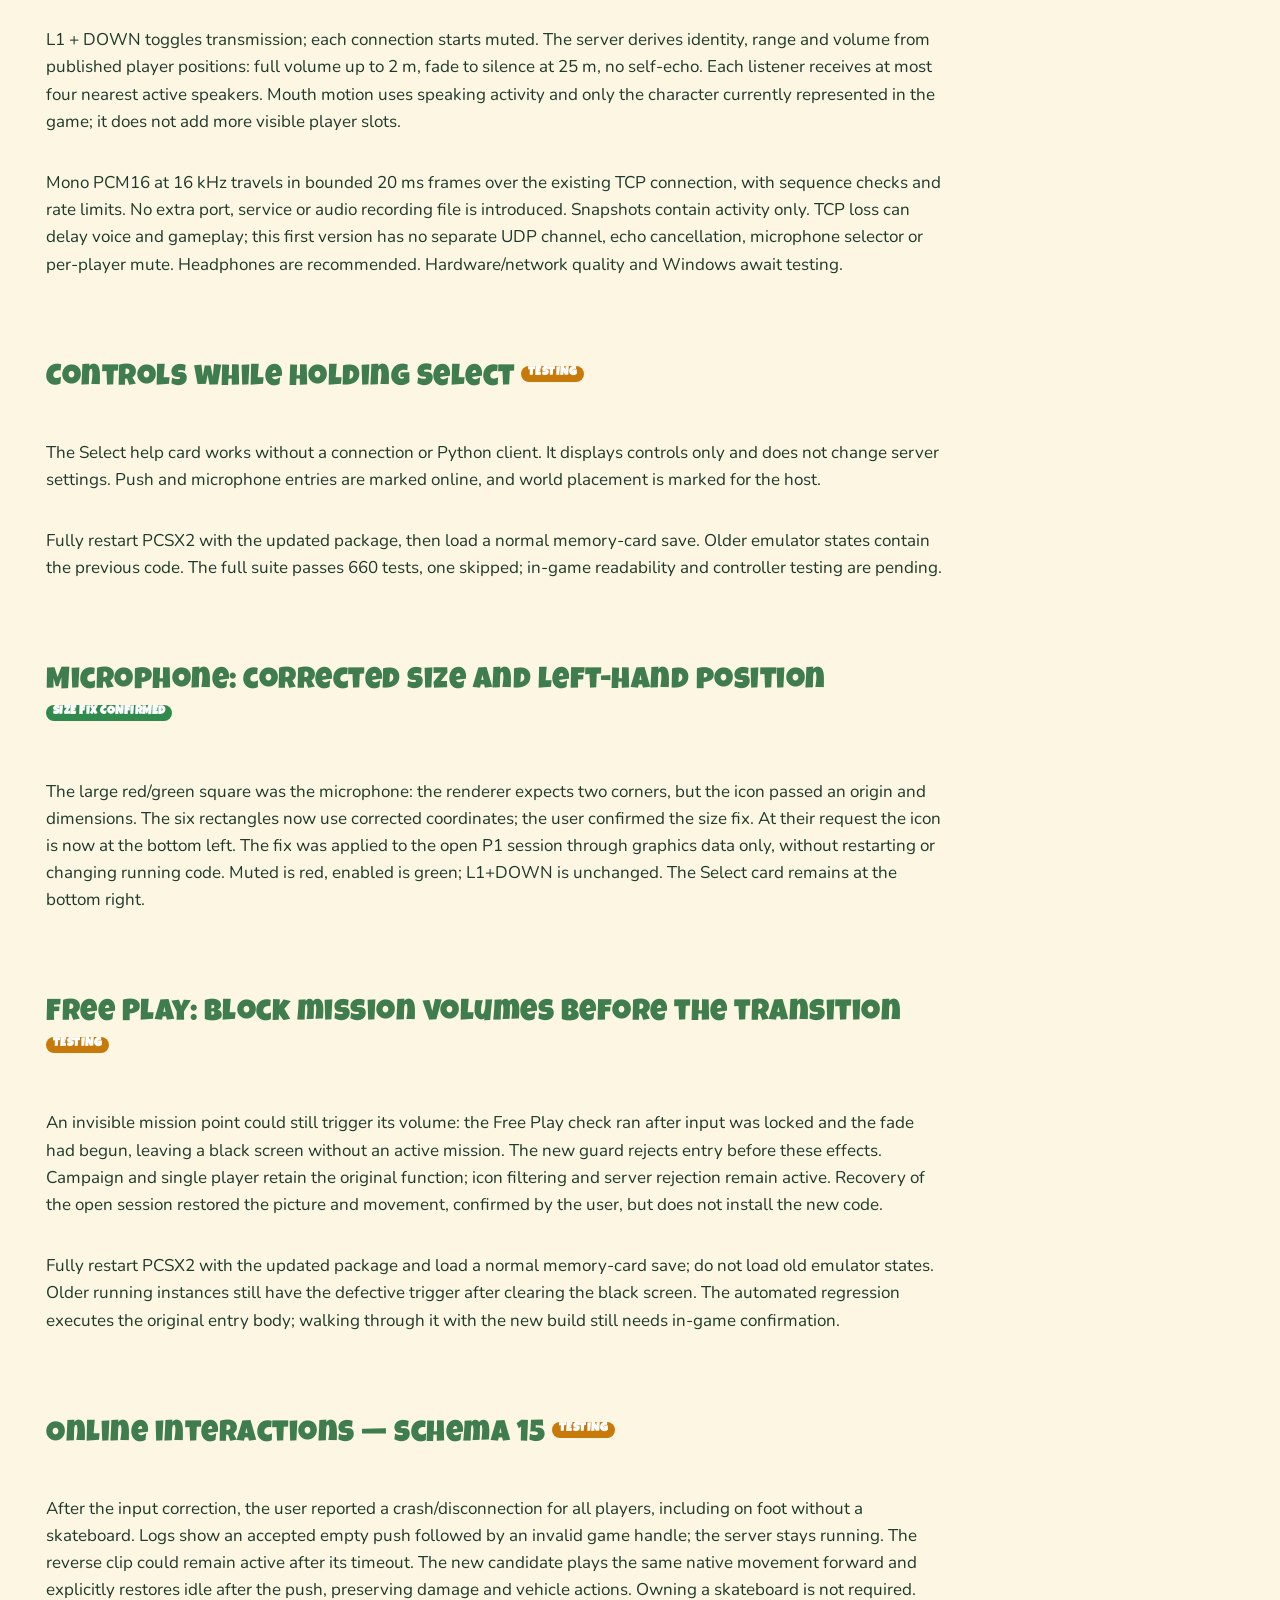
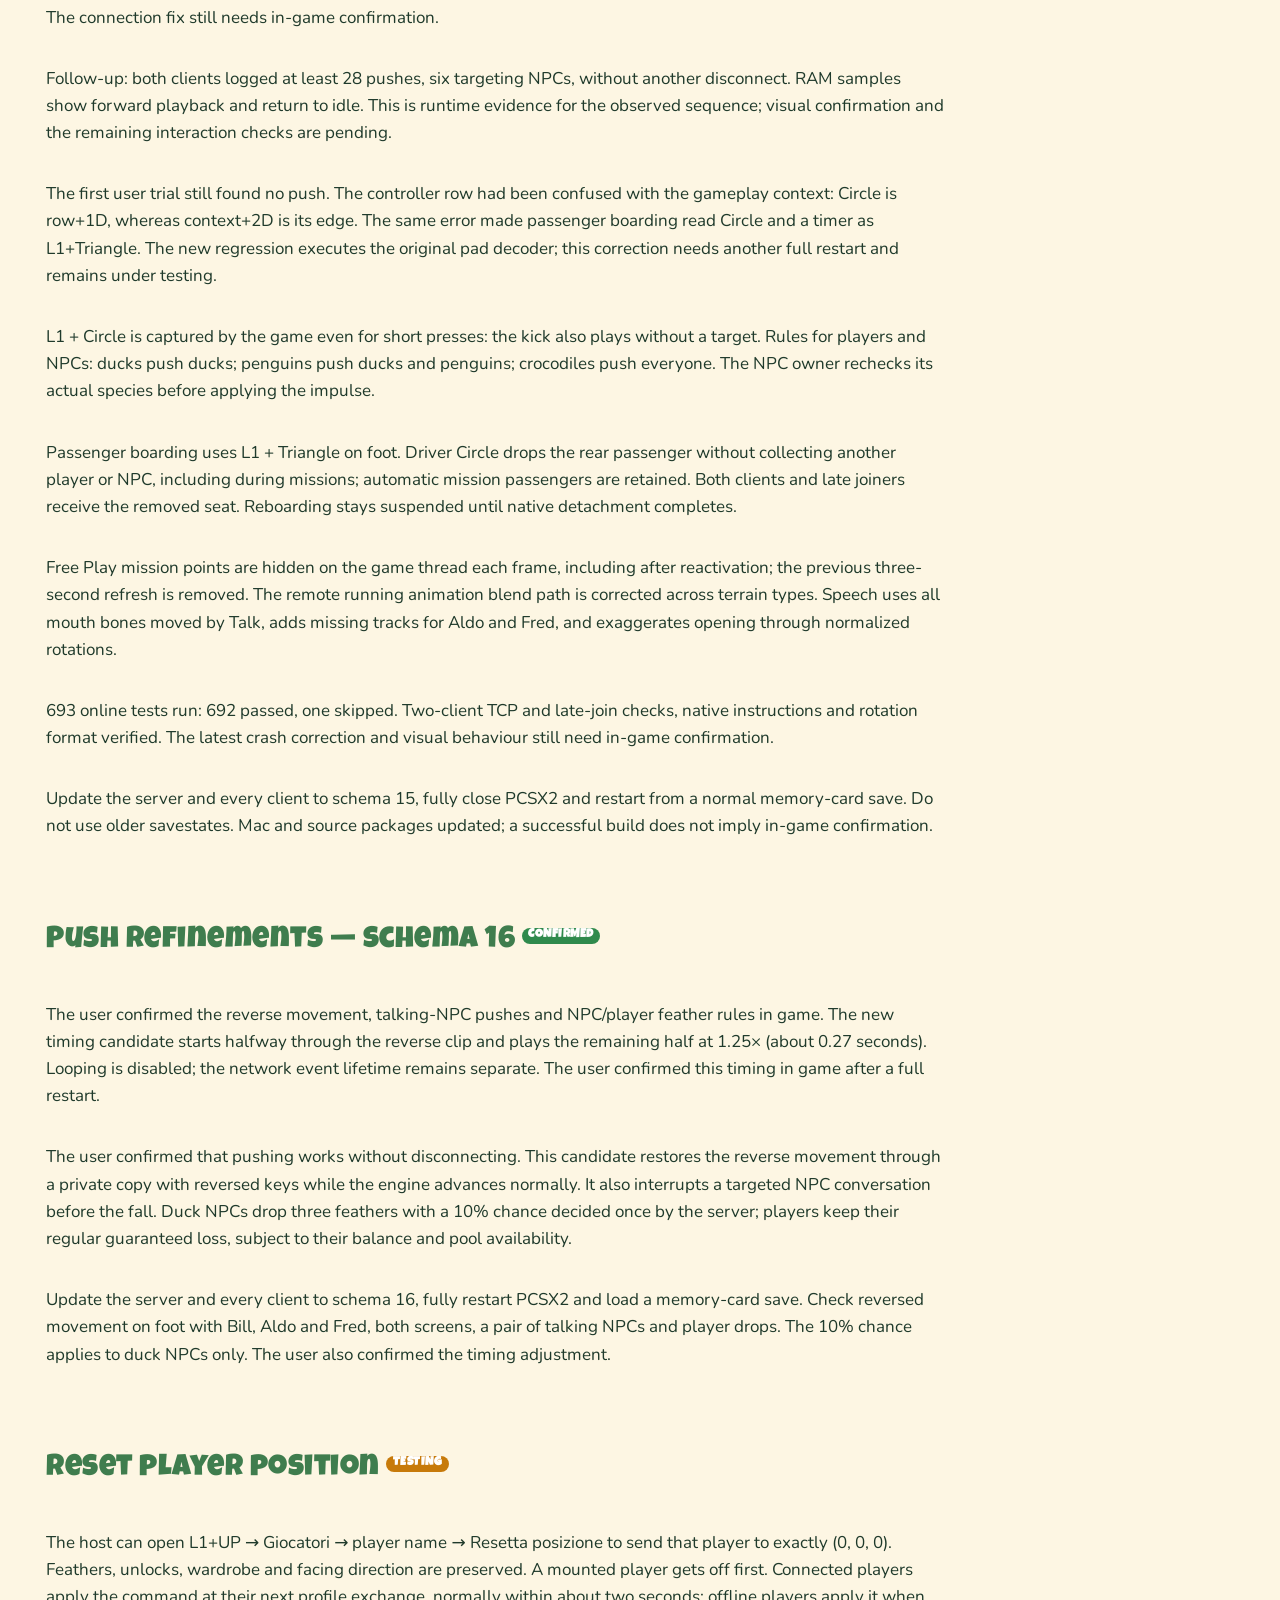
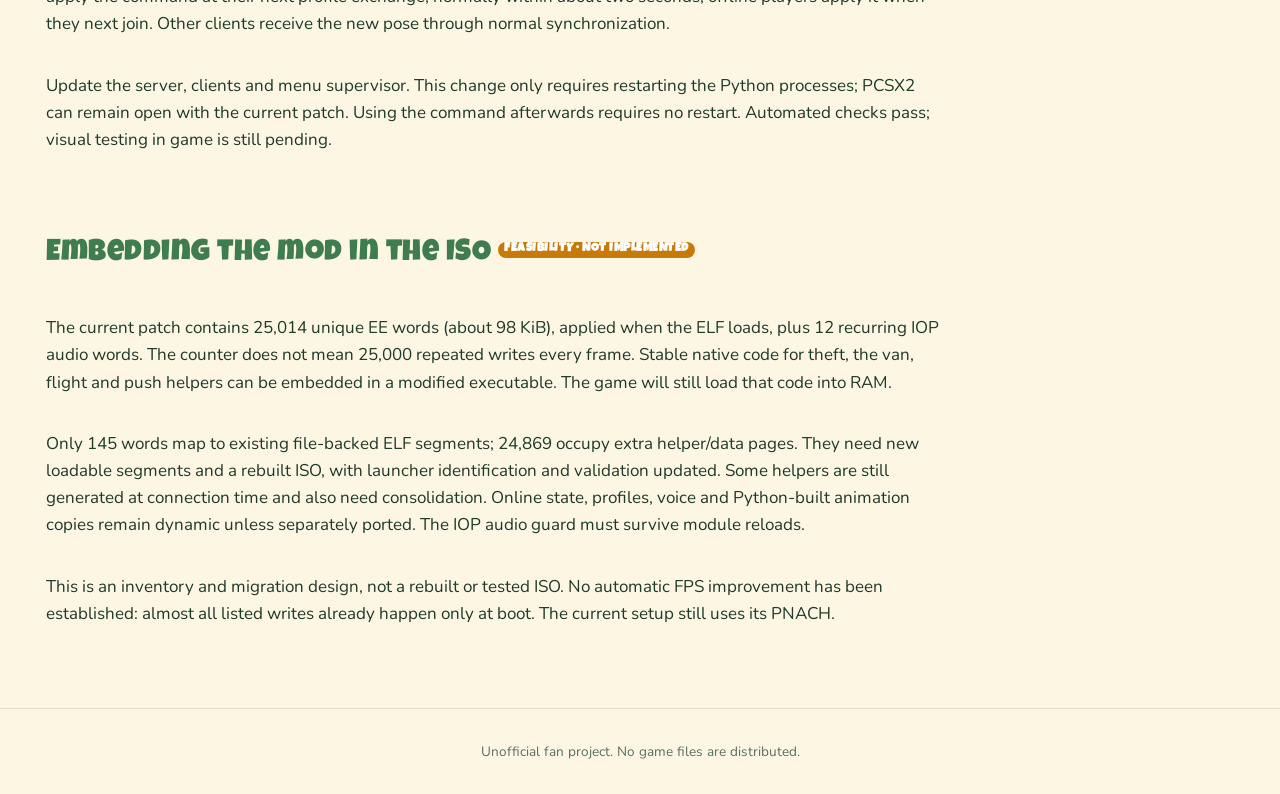
<file: online.html>
<!doctype html>
<html lang="en">
<head>
<meta charset="utf-8">
<meta name="viewport" content="width=device-width, initial-scale=1">
<title>Online — Sitting Ducks Online</title>
<link rel="alternate" hreflang="it" href="it/online.html">
<link rel="preconnect" href="https://fonts.googleapis.com">
<link href="https://fonts.googleapis.com/css2?family=Luckiest+Guy&family=Nunito:wght@400;700;800&display=swap" rel="stylesheet">
<link rel="stylesheet" href="style.css">
</head>
<body>
<header>
  <a class="logo" href="index.html">Sitting Ducks Online</a>
  <nav>
    <a href="index.html">Showcase</a>
    <a href="features.html">Features</a>
    <a href="online.html" aria-current="page">Online</a>
    <a href="tutorial.html">Tutorial</a>
    <a href="engine.html">Game engine</a>
    <a href="releases.html">Releases</a>
    <a href="index.html#support">Support</a>
    <a class="lang" href="it/online.html" lang="it" hreflang="it">IT</a>
  </nav>
</header>
<main>
  <h1>Online</h1>
  <p class="lead">The PS2 game was never designed for networking. Here is how we make it work, how to play and what is still missing.</p>

  <nav class="card toc" aria-label="Contents">
    <ul>
      <li><a href="#how">How it works</a></li>
      <li><a href="#play">How to play and host</a></li>
      <li><a href="#rules">Game rules</a></li>
      <li><a href="#limits">Current limits</a></li>
      <li><a href="#minigames">Minigames (planned)</a></li>
    </ul>
  </nav>

  <h2 id="how">How it works</h2>
  <div class="card">
    <p>Each player runs their own PCSX2 with the game. A small program next to the emulator (the client) reads and writes the game's memory
      through PINE, PCSX2's interface for external programs. The client talks to a TCP server.</p>
    <p><code>PCSX2 + game ⇄ PINE ⇄ client ⇄ TCP ⇄ server ⇄ other clients</code></p>
    <p>In each player's game, their own character (P1) is the only authority: feathers, unlocks and profile belong to them.
      The other players are "puppets": native game characters moved by the client with the data coming from the network,
      30 times a second, with 100 ms of interpolation to keep them smooth.</p>
    <p>When you join, the whole town map is preloaded, so everyone always has the same areas in memory. Traffic spawns from the same points
      with the same random generator, which is why people and vehicles match in every client.</p>
  </div>
  <div class="media"></div>

  <h2 id="play">How to play and host</h2>
  <p class="card">Step by step, with launcher screenshots: <a href="tutorial.html#online">Tutorial → Playing online</a>.
    In short: <strong>Entra</strong> (Join) connects you to a server, <strong>Ospita e gioca</strong> (Host and play) creates one (TCP port <code>28022</code>),
    and <strong>L1 + UP</strong> in game opens the online menu.</p>

  <h2 id="rules">Game rules</h2>
  <ul>
    <li><strong>Missions:</strong> whoever starts the mission is brought to the start first, then the others. If one player wins, everyone wins.
      During the mission, a player who strays too far or disconnects makes everyone lose.</li>
    <li><strong>Cutscenes and end screens:</strong> skipping or confirming counts for everyone. Saving is always skipped online.</li>
    <li><strong>Dropped feathers:</strong> they belong to whoever picks them up first, even if they were someone else's.</li>
    <li><strong>Vehicles:</strong> a vehicle is one and the same for everyone. If you take it, the others see you driving.</li>
  </ul>

  <p id="reconnect"><span class="tag wip">testing</span> After leaving, the offline menu offers the last server again.
    A new Entra request releases the offline emulator connection before starting another online visit. It keeps profile saving
    and offline restoration, and reports the actual connection error. The launcher must stay running in the background.
    <a href="tutorial.html#reconnect">Reconnection steps</a>.</p>

  <p id="test-session-23oct"><span class="tag wip">testing · 23 October 2026</span> Tests on 23 October found stationary offline NPCs and missing mission icons on foot. Two patch causes were corrected: stale NPC return branches and icon output data overwritten by the Free Play filter. The host’s unlimited-flight and height options now activate only online; single player uses the original flight. Server civilians, unlocks, accessories, speed, time and progress apply during the connection; the local story is restored on exit. Late packets cannot reapply the profile after restoration. The user confirmed that civilians and missions now work after the fresh start. The full host-option isolation test (flight, unlocks, accessories, speed and time after leaving) is still pending. The offline-fix suite passed 650 tests, one skipped. Use normal memory-card saves rather than older emulator states.</p>

  <h2 id="limits">Current limits</h2>
  <ul>
    <li>The game has 4 native player slots: with 5 or more, some buildings are not drawn. The server accepts up to 20 connections.</li>
    <li>Several parts of the client still handle only one remote player. Work to reach 4 is under way.</li>
    <li>The handlebars of scooters driven by other players don't turn.</li>
    <li>Remote crocodile chase animation has a new correction under test. Restart the game with the updated source launcher;
      an older emulator state retains the old code. <a href="features.html#online-chase">Test status</a>.</li>
    <li>Switching Bill / Aldo for remote players is being tested.</li>
    <li>The Windows version hasn't been tested on a real Windows PC yet.</li>
    <li>After a crash or a forced shutdown, restart PCSX2 before joining again.</li>
  </ul>

  <h2 id="minigames">Minigames <span class="tag plan">planned</span></h2>
  <p>The game already has minigames. The idea is to make them playable with several players. When they're ready, you'll find rules and videos here.</p>
  <div class="media"></div>

  <h2 id="schema14">Added rules — schema 14 <span class="tag wip">testing</span></h2>
  <ul>
    <li>Campaign or Free Play in host options; switching to Free Play cancels an active attempt and keeps
      campaign progress. Switching back resumes the server's story.</li>
    <li>Owned accessories stay separate from the temporary global grant; revoking it removes unowned worn
      pieces. Purchases remain in that server's profile.</li>
    <li>Up to 64 persistent unlock/purchase points. Only the host places and removes them. Free pickup:
      within 1.1 m. Paid prompt: within 1.8 m, server range check within 2.4 m.</li>
    <li>The server checks price, balance, range and ownership; the receipt and item are saved together.
      Revisions stop older autosaves undoing purchases or host edits. Feather earnings remain client
      simulated under the existing trust model.</li>
    <li>L1 + Circle pushing on foot: target in front within 2 m, 0.8-second cooldown; the victim's owner simulates
      the fall and replicates it. Mounted or captured characters cannot be pushed.</li>
  </ul>
  <p>Purchase confirmation uses the online menu and native renderer; the original shop window has not yet
    been reproduced and certified for all accessories. New models and the on-foot push animation require visual
    testing. <a href="features.html#online-additions">Feature status</a>.</p>
  <p id="original-shop-owned"><span class="tag wip">testing · 23 October 2026</span> The original shop opens its purchase menu only for items the player does not own. A displayed model can remain visible after ownership is recorded. In the reported missing-menu case, live memory and the saved server profile both already contained every purchasable item. No ownership was removed. The host can revoke the relevant category under L1+UP → Players → player profile to test an unowned item; this removes that category's unlocks and needs no restart. Visual validation of that purchase remains pending.</p>

  <h2 id="proximity-voice">Proximity voice <span class="tag wip">testing</span></h2>
  <p>L1 + DOWN toggles transmission; each connection starts muted. The server derives identity, range
    and volume from published player positions: full volume up to 2 m, fade to silence at 25 m, no self-echo.
    Each listener receives at most four nearest active speakers. Mouth motion uses speaking activity and
    only the character currently represented in the game; it does not add more visible player slots.</p>
  <p>Mono PCM16 at 16 kHz travels in bounded 20 ms frames over the existing TCP connection, with sequence
    checks and rate limits. No extra port, service or audio recording file is introduced. Snapshots contain
    activity only. TCP loss can delay voice and gameplay; this first version has no separate UDP channel,
    echo cancellation, microphone selector or per-player mute. Headphones are recommended. Hardware/network
    quality and Windows await testing.</p>
  <h2 id="select-help">Controls while holding Select <span class="tag wip">testing</span></h2>
  <p>The Select help card works without a connection or Python client. It displays controls only and does not change server settings. Push and microphone entries are marked online, and world placement is marked for the host.</p>
  <p>Fully restart PCSX2 with the updated package, then load a normal memory-card save. Older emulator states contain the previous code. The full suite passes 660 tests, one skipped; in-game readability and controller testing are pending.</p>
  <h2 id="microphone-size-23oct">Microphone: corrected size and left-hand position <span class="tag ok">size fix confirmed</span></h2>
  <p>The large red/green square was the microphone: the renderer expects two corners, but the icon passed an origin and dimensions. The six rectangles now use corrected coordinates; the user confirmed the size fix. At their request the icon is now at the bottom left. The fix was applied to the open P1 session through graphics data only, without restarting or changing running code. Muted is red, enabled is green; L1+DOWN is unchanged. The Select card remains at the bottom right.</p>
  <h2 id="freeplay-entry-23oct">Free Play: block mission volumes before the transition <span class="tag wip">testing</span></h2>
  <p>An invisible mission point could still trigger its volume: the Free Play check ran after input was locked and the fade had begun, leaving a black screen without an active mission. The new guard rejects entry before these effects. Campaign and single player retain the original function; icon filtering and server rejection remain active. Recovery of the open session restored the picture and movement, confirmed by the user, but does not install the new code.</p>
  <p>Fully restart PCSX2 with the updated package and load a normal memory-card save; do not load old emulator states. Older running instances still have the defective trigger after clearing the black screen. The automated regression executes the original entry body; walking through it with the new build still needs in-game confirmation.</p>

  <h2 id="interactions-23oct">Online interactions — schema 15 <span class="tag wip">testing</span></h2>
  <p>After the input correction, the user reported a crash/disconnection for all players, including on foot without a skateboard. Logs show an accepted empty push followed by an invalid game handle; the server stays running. The reverse clip could remain active after its timeout. The new candidate plays the same native movement forward and explicitly restores idle after the push, preserving damage and vehicle actions. Owning a skateboard is not required. The connection fix still needs in-game confirmation.</p>
  <p>Follow-up: both clients logged at least 28 pushes, six targeting NPCs, without another disconnect. RAM samples show forward playback and return to idle. This is runtime evidence for the observed sequence; visual confirmation and the remaining interaction checks are pending.</p>
  <p>The first user trial still found no push. The controller row had been confused with the gameplay context: Circle is row+1D, whereas context+2D is its edge. The same error made passenger boarding read Circle and a timer as L1+Triangle. The new regression executes the original pad decoder; this correction needs another full restart and remains under testing.</p>
  <p>L1 + Circle is captured by the game even for short presses: the kick also plays without a target. Rules for players and NPCs: ducks push ducks; penguins push ducks and penguins; crocodiles push everyone. The NPC owner rechecks its actual species before applying the impulse.</p>
  <p>Passenger boarding uses L1 + Triangle on foot. Driver Circle drops the rear passenger without collecting another player or NPC, including during missions; automatic mission passengers are retained. Both clients and late joiners receive the removed seat. Reboarding stays suspended until native detachment completes.</p>
  <p>Free Play mission points are hidden on the game thread each frame, including after reactivation; the previous three-second refresh is removed. The remote running animation blend path is corrected across terrain types. Speech uses all mouth bones moved by Talk, adds missing tracks for Aldo and Fred, and exaggerates opening through normalized rotations.</p>
  <p>693 online tests run: 692 passed, one skipped. Two-client TCP and late-join checks, native instructions and rotation format verified. The latest crash correction and visual behaviour still need in-game confirmation.</p>
  <p>Update the server and every client to schema 15, fully close PCSX2 and restart from a normal memory-card save. Do not use older savestates. Mac and source packages updated; a successful build does not imply in-game confirmation.</p>
  <h2 id="push-refinements-23oct">Push refinements — schema 16 <span class="tag ok">confirmed</span></h2>
  <p>The user confirmed the reverse movement, talking-NPC pushes and NPC/player feather rules in game. The new timing candidate starts halfway through the reverse clip and plays the remaining half at 1.25× (about 0.27 seconds). Looping is disabled; the network event lifetime remains separate. The user confirmed this timing in game after a full restart.</p>
  <p>The user confirmed that pushing works without disconnecting. This candidate restores the reverse movement through a private copy with reversed keys while the engine advances normally. It also interrupts a targeted NPC conversation before the fall. Duck NPCs drop three feathers with a 10% chance decided once by the server; players keep their regular guaranteed loss, subject to their balance and pool availability.</p>
  <p>Update the server and every client to schema 16, fully restart PCSX2 and load a memory-card save. Check reversed movement on foot with Bill, Aldo and Fred, both screens, a pair of talking NPCs and player drops. The 10% chance applies to duck NPCs only. The user also confirmed the timing adjustment.</p>
  <h2 id="reset-position-23oct">Reset player position <span class="tag wip">testing</span></h2>
  <p>The host can open L1+UP → Giocatori → player name → Resetta posizione to send that player to exactly (0, 0, 0). Feathers, unlocks, wardrobe and facing direction are preserved. A mounted player gets off first. Connected players apply the command at their next profile exchange, normally within about two seconds; offline players apply it when they next join. Other clients receive the new pose through normal synchronization.</p>
  <p>Update the server, clients and menu supervisor. This change only requires restarting the Python processes; PCSX2 can remain open with the current patch. Using the command afterwards requires no restart. Automated checks pass; visual testing in game is still pending.</p>

  <h2 id="embedded-iso-23oct">Embedding the mod in the ISO <span class="tag wip">feasibility · not implemented</span></h2>
  <p>The current patch contains 25,014 unique EE words (about 98 KiB), applied when the ELF loads, plus 12 recurring IOP audio words. The counter does not mean 25,000 repeated writes every frame. Stable native code for theft, the van, flight and push helpers can be embedded in a modified executable. The game will still load that code into RAM.</p>
  <p>Only 145 words map to existing file-backed ELF segments; 24,869 occupy extra helper/data pages. They need new loadable segments and a rebuilt ISO, with launcher identification and validation updated. Some helpers are still generated at connection time and also need consolidation. Online state, profiles, voice and Python-built animation copies remain dynamic unless separately ported. The IOP audio guard must survive module reloads.</p>
  <p>This is an inventory and migration design, not a rebuilt or tested ISO. No automatic FPS improvement has been established: almost all listed writes already happen only at boot. The current setup still uses its PNACH.</p>
</main>
<footer>Unofficial fan project. No game files are distributed.</footer>
</body>
</html>
</file>
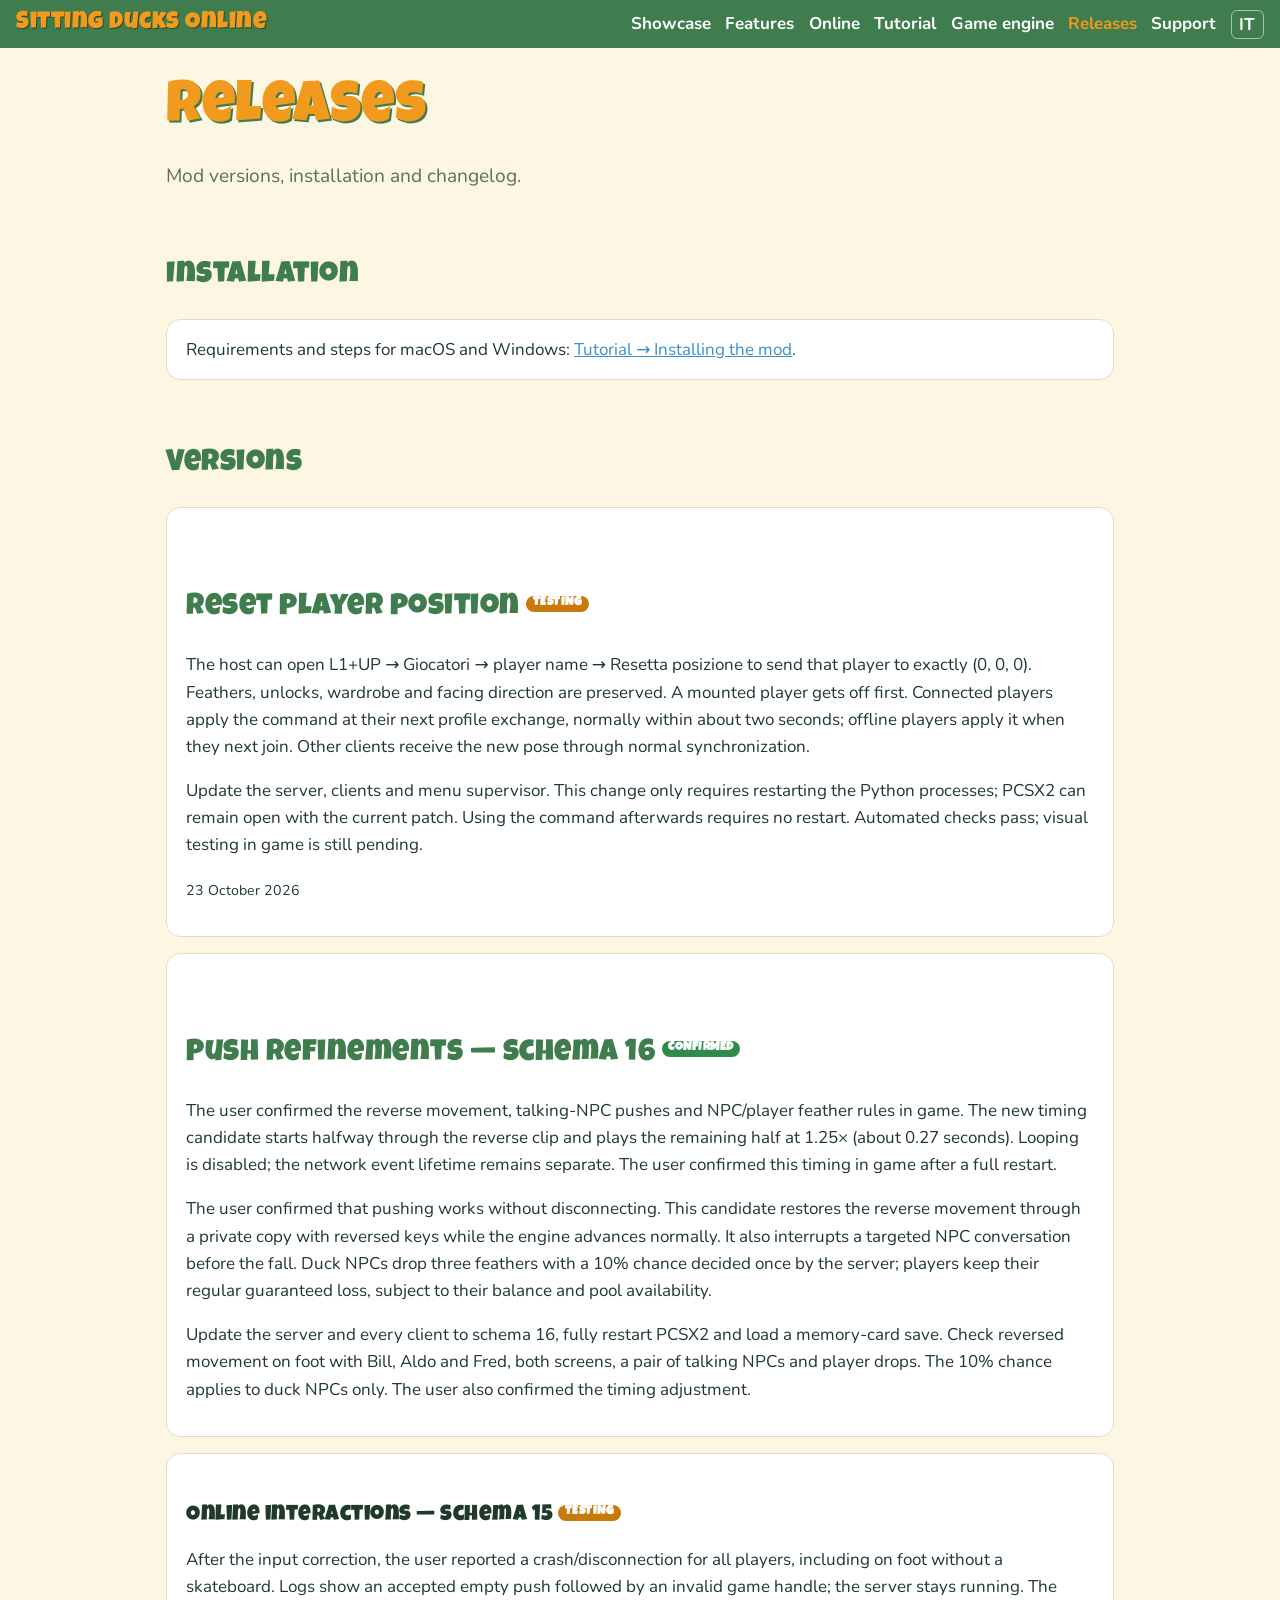
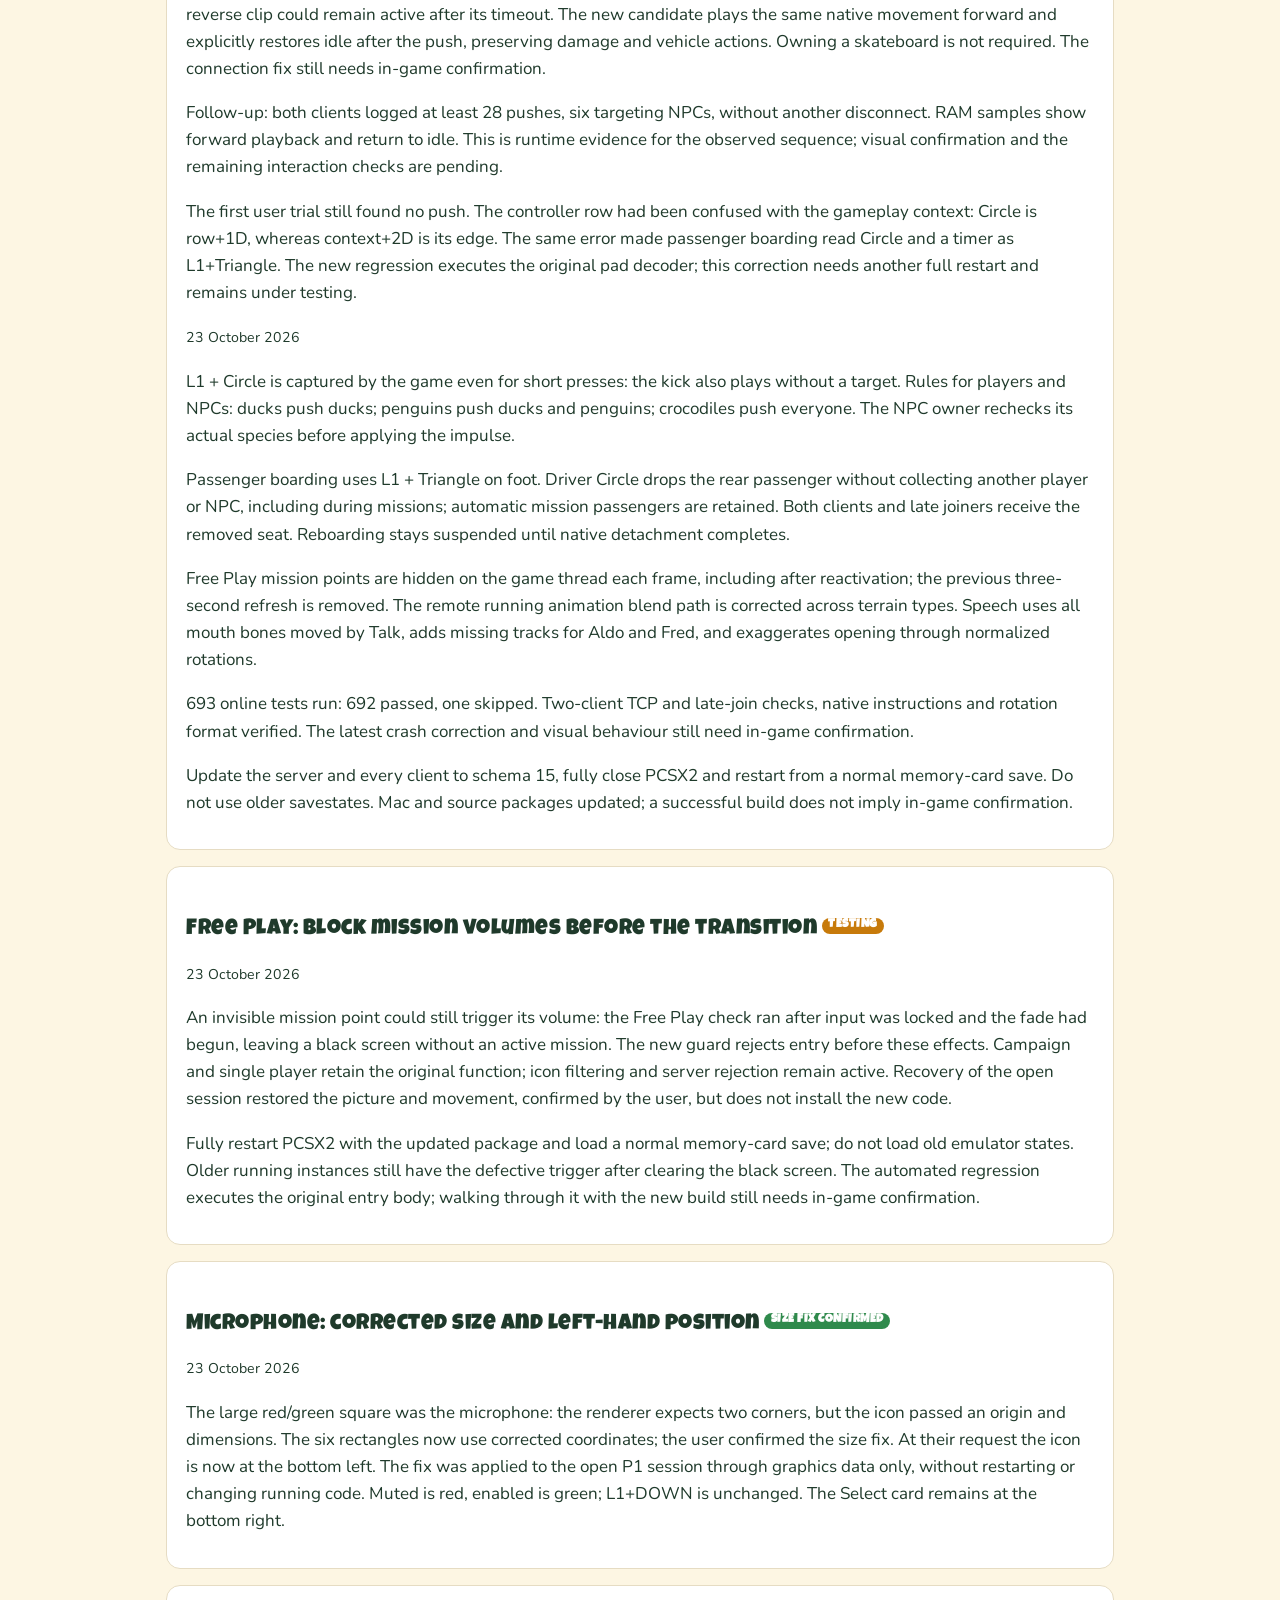
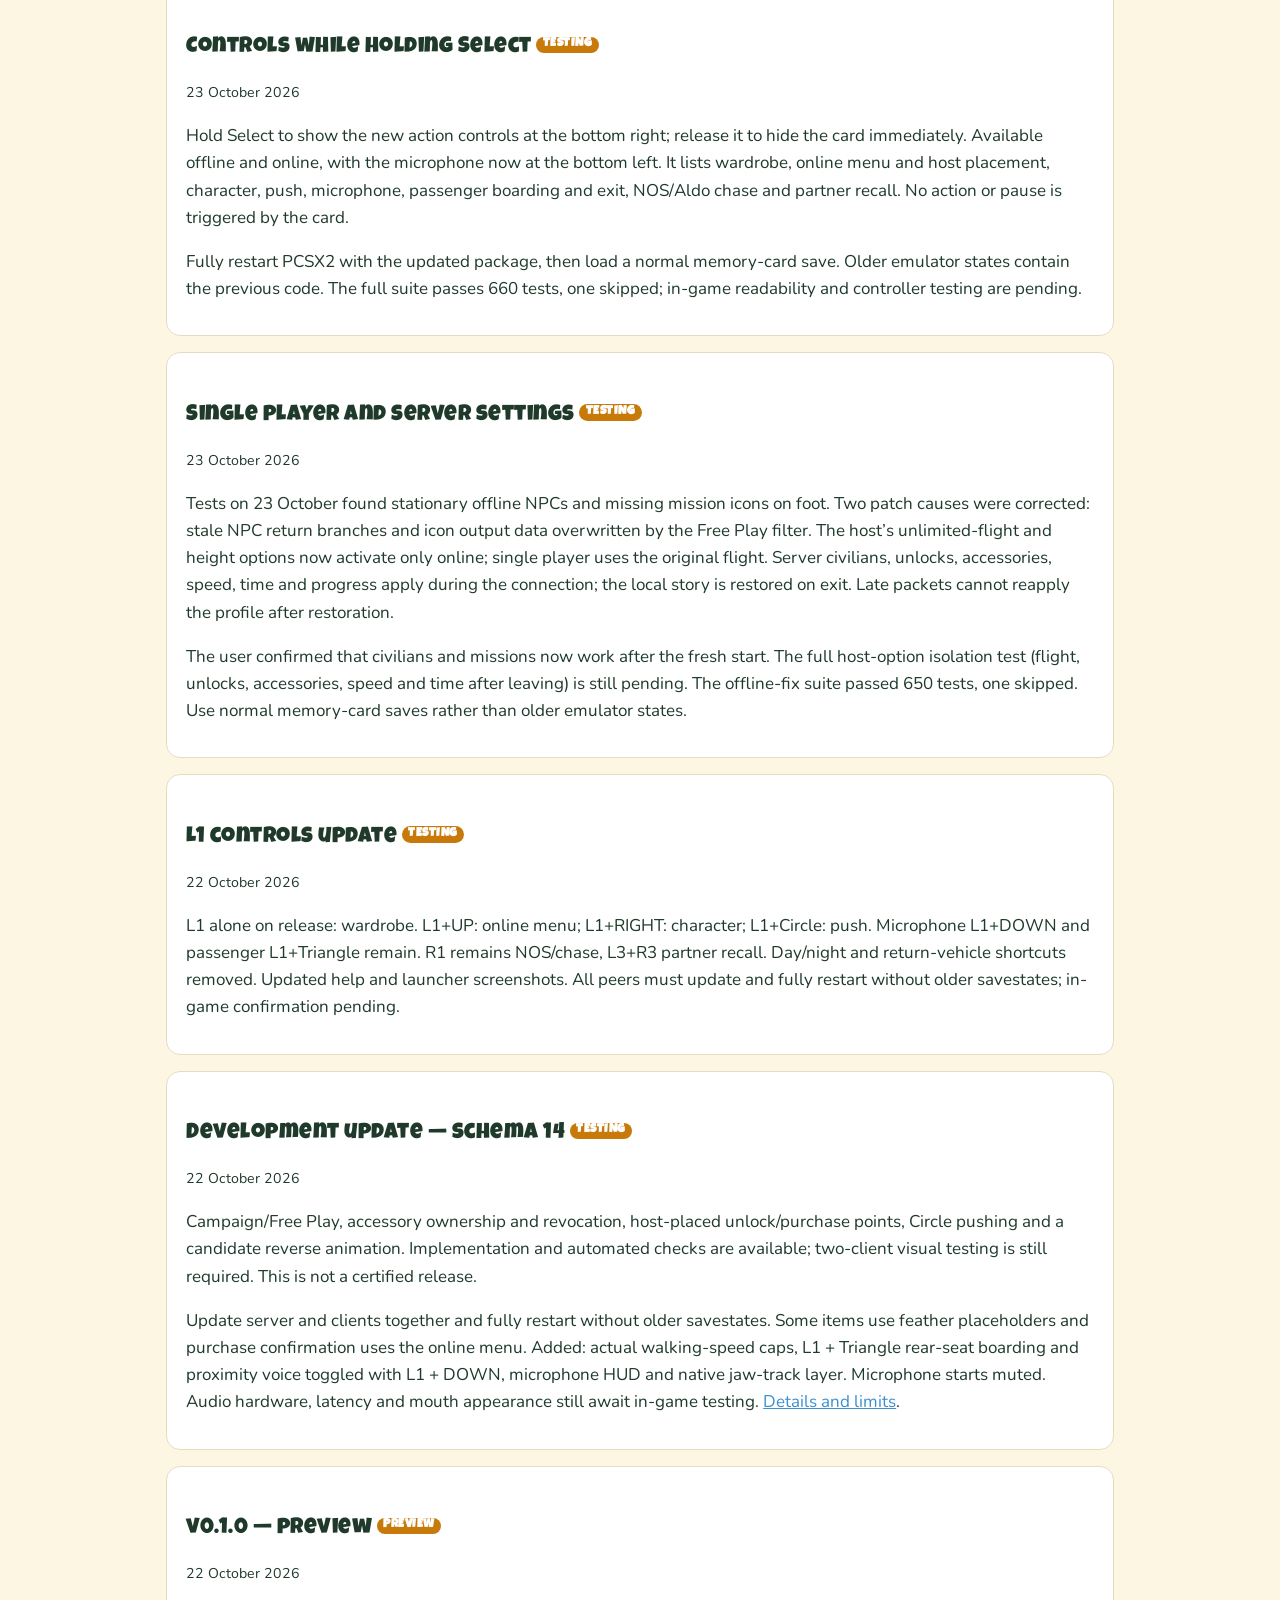
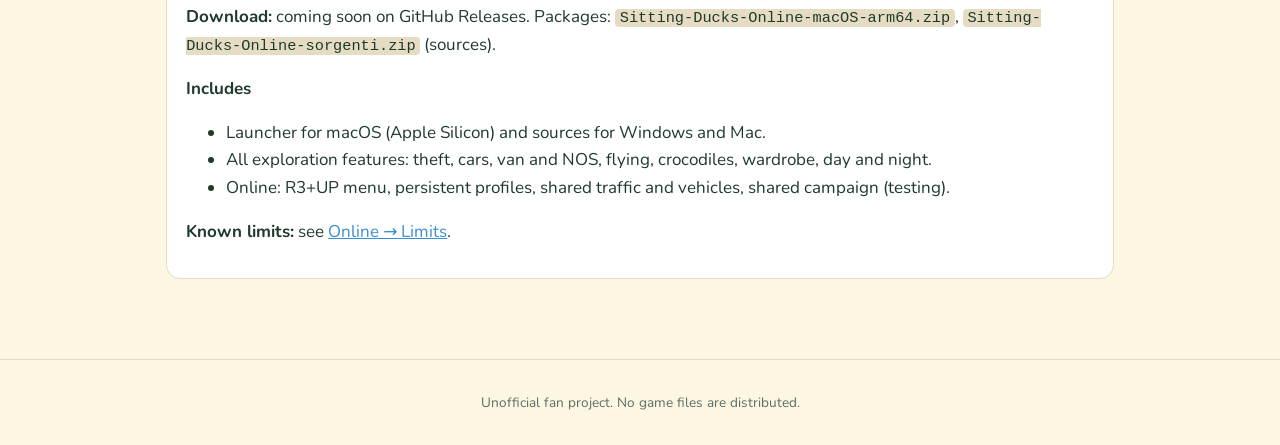
<file: releases.html>
<!doctype html>
<html lang="en">
<head>
<meta charset="utf-8">
<meta name="viewport" content="width=device-width, initial-scale=1">
<title>Releases — Sitting Ducks Online</title>
<link rel="alternate" hreflang="it" href="it/releases.html">
<link rel="preconnect" href="https://fonts.googleapis.com">
<link href="https://fonts.googleapis.com/css2?family=Luckiest+Guy&family=Nunito:wght@400;700;800&display=swap" rel="stylesheet">
<link rel="stylesheet" href="style.css">
</head>
<body>
<header>
  <a class="logo" href="index.html">Sitting Ducks Online</a>
  <nav>
    <a href="index.html">Showcase</a>
    <a href="features.html">Features</a>
    <a href="online.html">Online</a>
    <a href="tutorial.html">Tutorial</a>
    <a href="engine.html">Game engine</a>
    <a href="releases.html" aria-current="page">Releases</a>
    <a href="index.html#support">Support</a>
    <a class="lang" href="it/releases.html" lang="it" hreflang="it">IT</a>
  </nav>
</header>
<main>
  <h1>Releases</h1>
  <p class="lead">Mod versions, installation and changelog.</p>

  <h2 id="install">Installation</h2>
  <p class="card">Requirements and steps for macOS and Windows: <a href="tutorial.html#install">Tutorial → Installing the mod</a>.</p>

  <h2 id="versions">Versions</h2>
  <!-- New version = new .card block AT THE TOP, with date, new features, fixes, known limits and download links. -->


  <div class="card">
  <h2 id="reset-position-23oct">Reset player position <span class="tag wip">testing</span></h2>
  <p>The host can open L1+UP → Giocatori → player name → Resetta posizione to send that player to exactly (0, 0, 0). Feathers, unlocks, wardrobe and facing direction are preserved. A mounted player gets off first. Connected players apply the command at their next profile exchange, normally within about two seconds; offline players apply it when they next join. Other clients receive the new pose through normal synchronization.</p>
  <p>Update the server, clients and menu supervisor. This change only requires restarting the Python processes; PCSX2 can remain open with the current patch. Using the command afterwards requires no restart. Automated checks pass; visual testing in game is still pending.</p>
  <p><small>23 October 2026</small></p>
  </div>

  <div class="card"><h2 id="push-refinements-23oct">Push refinements — schema 16 <span class="tag ok">confirmed</span></h2>
  <p>The user confirmed the reverse movement, talking-NPC pushes and NPC/player feather rules in game. The new timing candidate starts halfway through the reverse clip and plays the remaining half at 1.25× (about 0.27 seconds). Looping is disabled; the network event lifetime remains separate. The user confirmed this timing in game after a full restart.</p>
  <p>The user confirmed that pushing works without disconnecting. This candidate restores the reverse movement through a private copy with reversed keys while the engine advances normally. It also interrupts a targeted NPC conversation before the fall. Duck NPCs drop three feathers with a 10% chance decided once by the server; players keep their regular guaranteed loss, subject to their balance and pool availability.</p>
  <p>Update the server and every client to schema 16, fully restart PCSX2 and load a memory-card save. Check reversed movement on foot with Bill, Aldo and Fred, both screens, a pair of talking NPCs and player drops. The 10% chance applies to duck NPCs only. The user also confirmed the timing adjustment.</p></div>

  <div class="card" id="interactions-23oct"><h3>Online interactions — schema 15 <span class="tag wip">testing</span></h3>
  <p>After the input correction, the user reported a crash/disconnection for all players, including on foot without a skateboard. Logs show an accepted empty push followed by an invalid game handle; the server stays running. The reverse clip could remain active after its timeout. The new candidate plays the same native movement forward and explicitly restores idle after the push, preserving damage and vehicle actions. Owning a skateboard is not required. The connection fix still needs in-game confirmation.</p>
  <p>Follow-up: both clients logged at least 28 pushes, six targeting NPCs, without another disconnect. RAM samples show forward playback and return to idle. This is runtime evidence for the observed sequence; visual confirmation and the remaining interaction checks are pending.</p>
  <p>The first user trial still found no push. The controller row had been confused with the gameplay context: Circle is row+1D, whereas context+2D is its edge. The same error made passenger boarding read Circle and a timer as L1+Triangle. The new regression executes the original pad decoder; this correction needs another full restart and remains under testing.</p>
  <p><small>23 October 2026</small></p>
  <p>L1 + Circle is captured by the game even for short presses: the kick also plays without a target. Rules for players and NPCs: ducks push ducks; penguins push ducks and penguins; crocodiles push everyone. The NPC owner rechecks its actual species before applying the impulse.</p>
  <p>Passenger boarding uses L1 + Triangle on foot. Driver Circle drops the rear passenger without collecting another player or NPC, including during missions; automatic mission passengers are retained. Both clients and late joiners receive the removed seat. Reboarding stays suspended until native detachment completes.</p>
  <p>Free Play mission points are hidden on the game thread each frame, including after reactivation; the previous three-second refresh is removed. The remote running animation blend path is corrected across terrain types. Speech uses all mouth bones moved by Talk, adds missing tracks for Aldo and Fred, and exaggerates opening through normalized rotations.</p>
  <p>693 online tests run: 692 passed, one skipped. Two-client TCP and late-join checks, native instructions and rotation format verified. The latest crash correction and visual behaviour still need in-game confirmation.</p>
  <p>Update the server and every client to schema 15, fully close PCSX2 and restart from a normal memory-card save. Do not use older savestates. Mac and source packages updated; a successful build does not imply in-game confirmation.</p></div>

  <div class="card" id="freeplay-entry-23oct"><h3>Free Play: block mission volumes before the transition <span class="tag wip">testing</span></h3>
  <p><small>23 October 2026</small></p>
  <p>An invisible mission point could still trigger its volume: the Free Play check ran after input was locked and the fade had begun, leaving a black screen without an active mission. The new guard rejects entry before these effects. Campaign and single player retain the original function; icon filtering and server rejection remain active. Recovery of the open session restored the picture and movement, confirmed by the user, but does not install the new code.</p>
  <p>Fully restart PCSX2 with the updated package and load a normal memory-card save; do not load old emulator states. Older running instances still have the defective trigger after clearing the black screen. The automated regression executes the original entry body; walking through it with the new build still needs in-game confirmation.</p></div>

  <div class="card" id="microphone-size-23oct"><h3>Microphone: corrected size and left-hand position <span class="tag ok">size fix confirmed</span></h3>
  <p><small>23 October 2026</small></p>
  <p>The large red/green square was the microphone: the renderer expects two corners, but the icon passed an origin and dimensions. The six rectangles now use corrected coordinates; the user confirmed the size fix. At their request the icon is now at the bottom left. The fix was applied to the open P1 session through graphics data only, without restarting or changing running code. Muted is red, enabled is green; L1+DOWN is unchanged. The Select card remains at the bottom right.</p></div>

  <div class="card" id="select-help"><h3>Controls while holding Select <span class="tag wip">testing</span></h3>
  <p><small>23 October 2026</small></p>
  <p>Hold Select to show the new action controls at the bottom right; release it to hide the card immediately. Available offline and online, with the microphone now at the bottom left. It lists wardrobe, online menu and host placement, character, push, microphone, passenger boarding and exit, NOS/Aldo chase and partner recall. No action or pause is triggered by the card.</p>
  <p>Fully restart PCSX2 with the updated package, then load a normal memory-card save. Older emulator states contain the previous code. The full suite passes 660 tests, one skipped; in-game readability and controller testing are pending.</p></div>

  <div class="card" id="offline-fixes-23oct"><h3>Single player and server settings <span class="tag wip">testing</span></h3>
  <p><small>23 October 2026</small></p>
  <p>Tests on 23 October found stationary offline NPCs and missing mission icons on foot. Two patch causes were corrected: stale NPC return branches and icon output data overwritten by the Free Play filter. The host’s unlimited-flight and height options now activate only online; single player uses the original flight. Server civilians, unlocks, accessories, speed, time and progress apply during the connection; the local story is restored on exit. Late packets cannot reapply the profile after restoration.</p>
  <p>The user confirmed that civilians and missions now work after the fresh start. The full host-option isolation test (flight, unlocks, accessories, speed and time after leaving) is still pending. The offline-fix suite passed 650 tests, one skipped. Use normal memory-card saves rather than older emulator states.</p></div>

  <div class="card" id="l1-controls"><h3>L1 controls update <span class="tag wip">testing</span></h3><p><small>22 October 2026</small></p><p>L1 alone on release: wardrobe. L1+UP: online menu; L1+RIGHT: character; L1+Circle: push. Microphone L1+DOWN and passenger L1+Triangle remain. R1 remains NOS/chase, L3+R3 partner recall. Day/night and return-vehicle shortcuts removed. Updated help and launcher screenshots. All peers must update and fully restart without older savestates; in-game confirmation pending.</p></div>

  <div class="card" id="schema14-testing">
    <h3>Development update — schema 14 <span class="tag wip">testing</span></h3>
    <p><small>22 October 2026</small></p>
    <p>Campaign/Free Play, accessory ownership and revocation, host-placed unlock/purchase points,
      Circle pushing and a candidate reverse animation. Implementation and automated checks are available;
      two-client visual testing is still required. This is not a certified release.</p>
    <p>Update server and clients together and fully restart without older savestates. Some items use
      feather placeholders and purchase confirmation uses the online menu.
      Added: actual walking-speed caps, L1 + Triangle rear-seat boarding and proximity voice toggled
      with L1 + DOWN, microphone HUD and native jaw-track layer. Microphone starts muted. Audio hardware,
      latency and mouth appearance still await in-game testing.
      <a href="features.html#online-additions">Details and limits</a>.</p>
  </div>

  <div class="card" id="v0.1.0">
    <h3>v0.1.0 — preview <span class="tag wip">preview</span></h3>
    <p><small>22 October 2026</small></p>
    <p><strong>Download:</strong> coming soon on GitHub Releases. Packages: <code>Sitting-Ducks-Online-macOS-arm64.zip</code>, <code>Sitting-Ducks-Online-sorgenti.zip</code> (sources).</p>
    <p><strong>Includes</strong></p>
    <ul>
      <li>Launcher for macOS (Apple Silicon) and sources for Windows and Mac.</li>
      <li>All exploration features: theft, cars, van and NOS, flying, crocodiles, wardrobe, day and night.</li>
      <li>Online: R3+UP menu, persistent profiles, shared traffic and vehicles, shared campaign (testing).</li>
    </ul>
    <p><strong>Known limits:</strong> see <a href="online.html#limits">Online → Limits</a>.</p>
  </div>
</main>
<footer>Unofficial fan project. No game files are distributed.</footer>
</body>
</html>
</file>
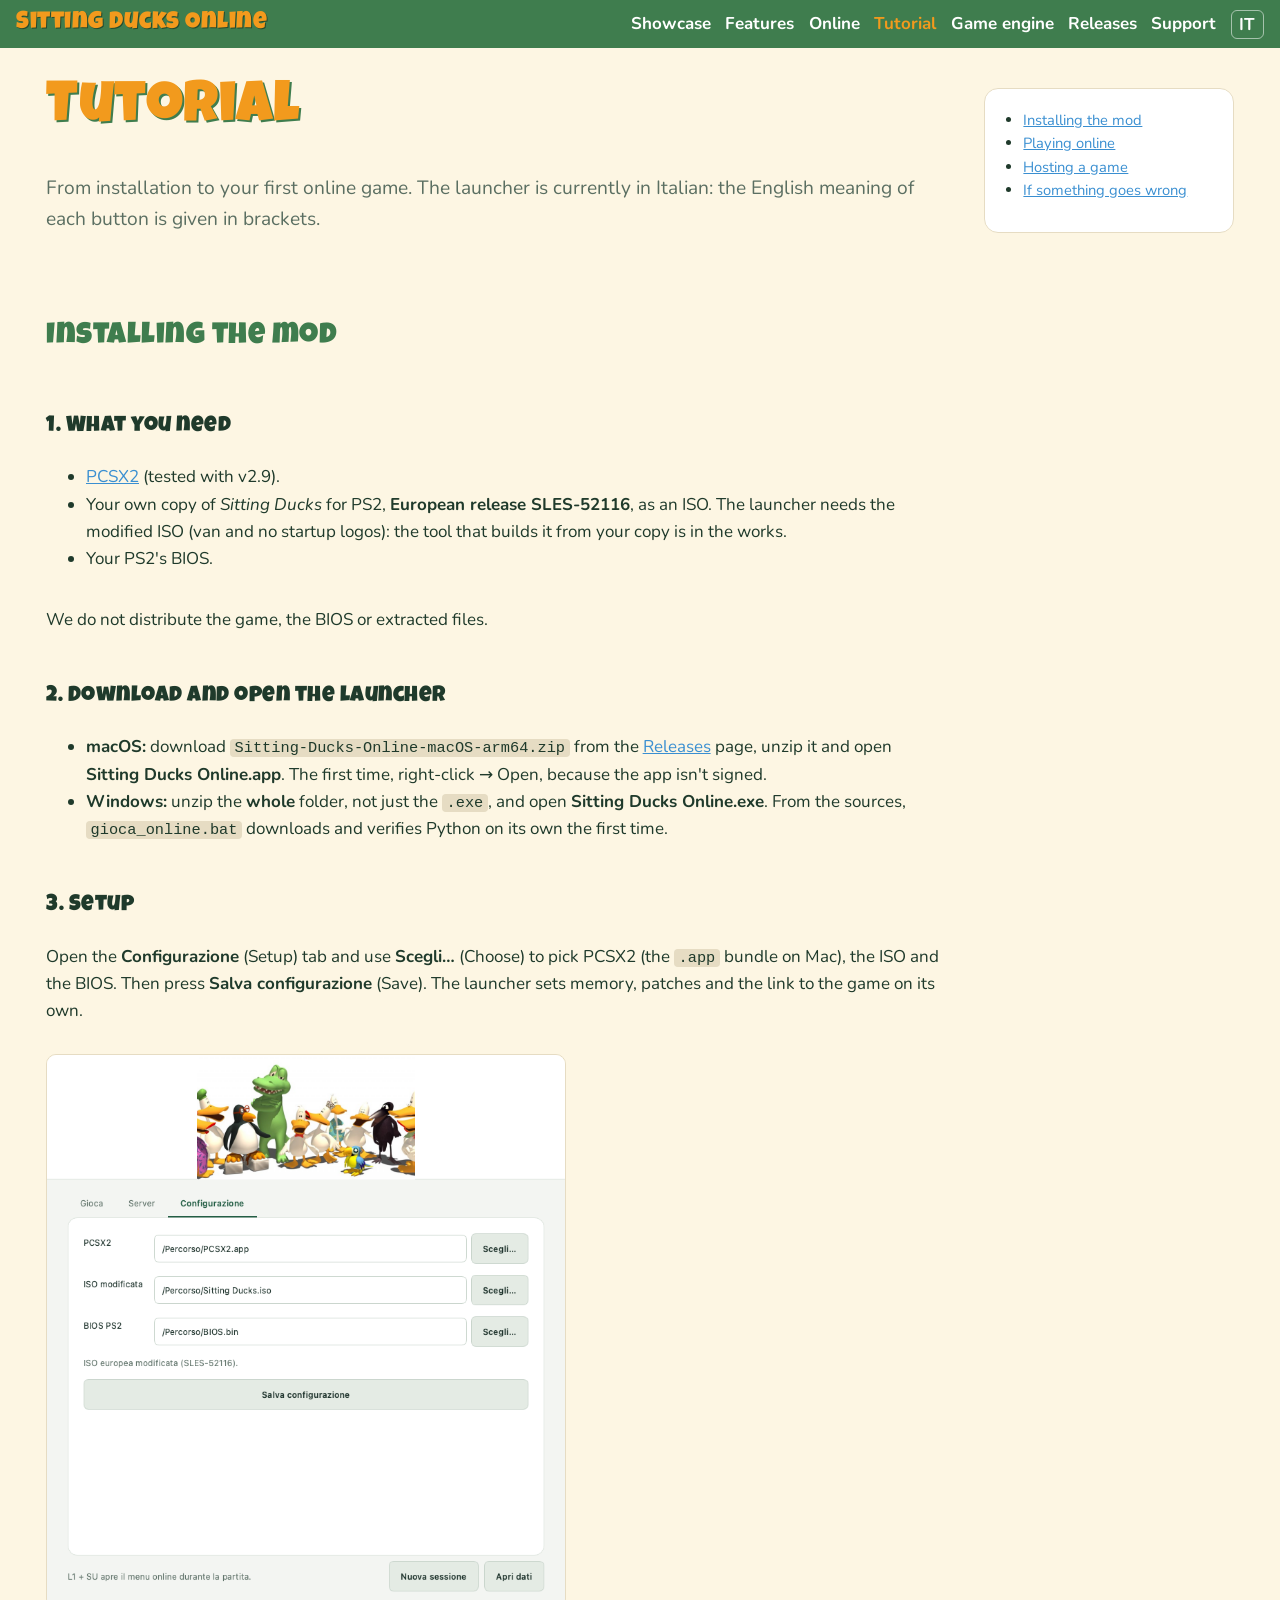
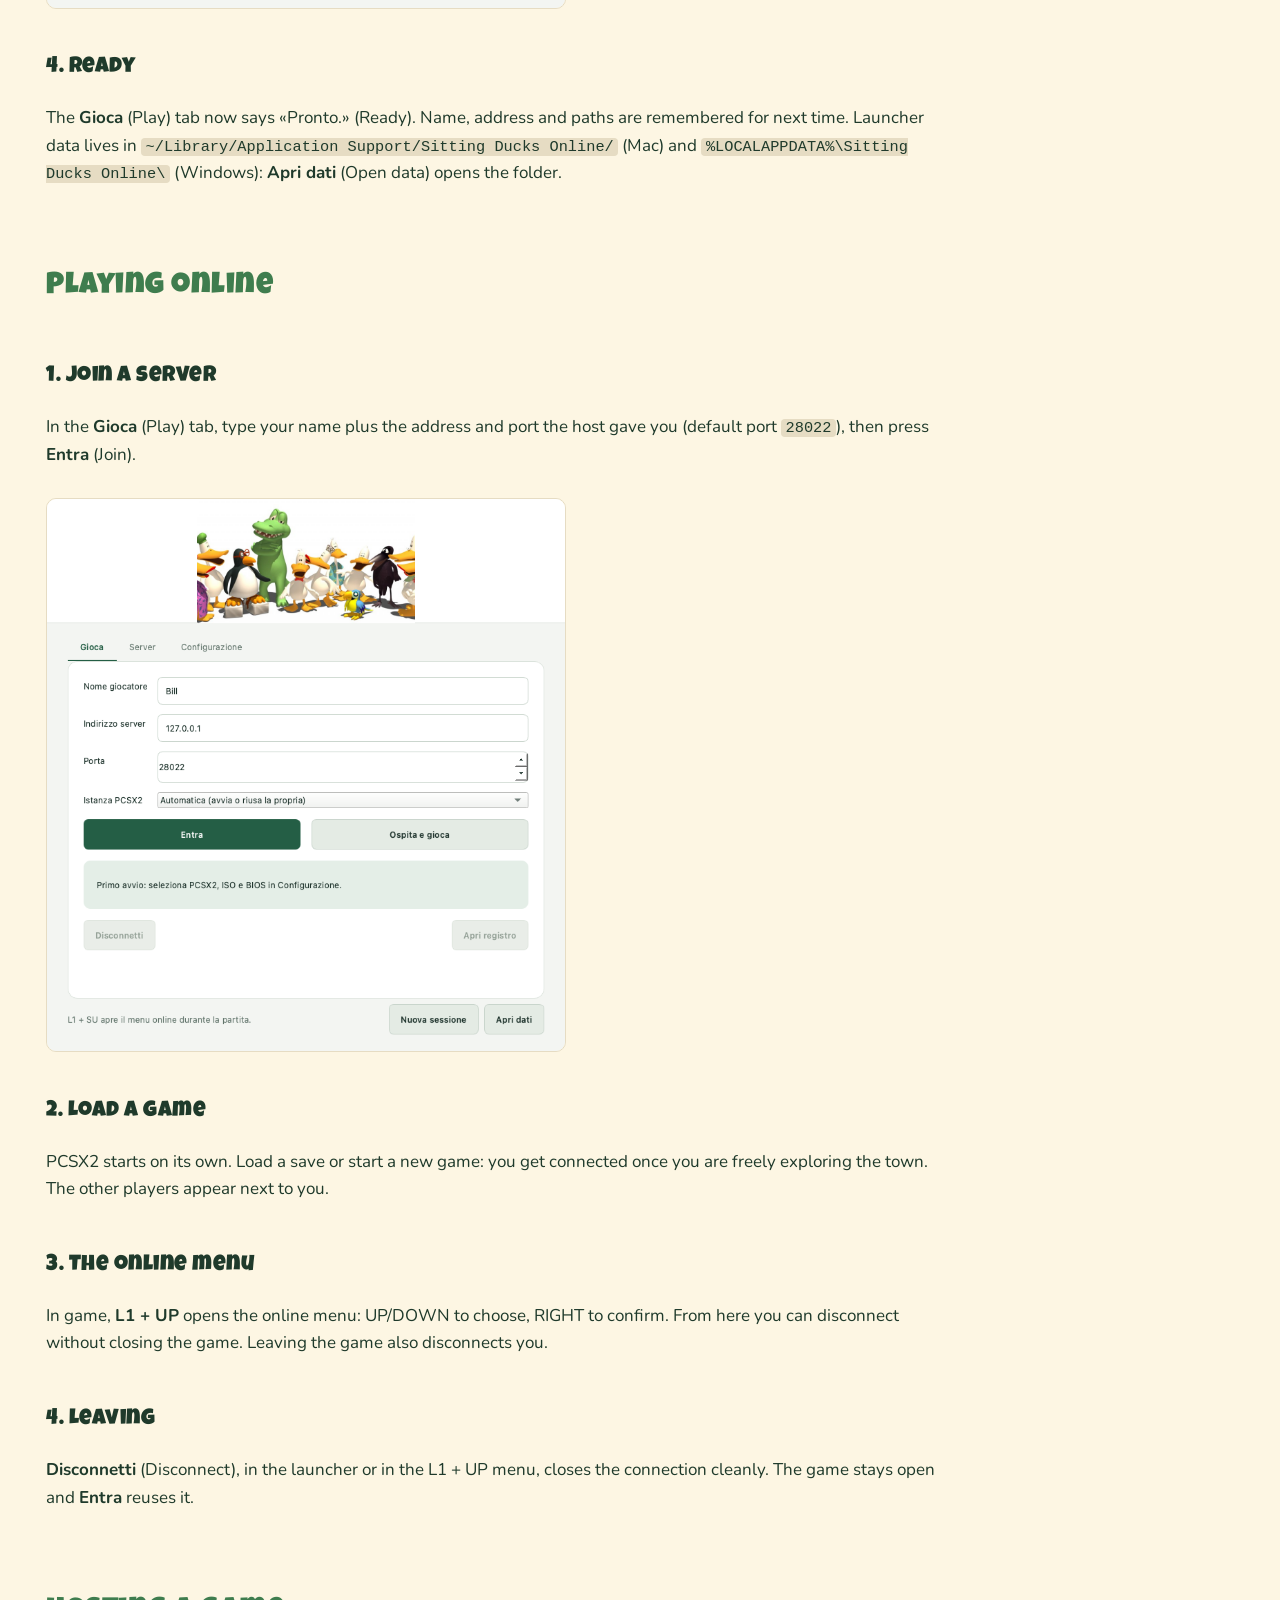
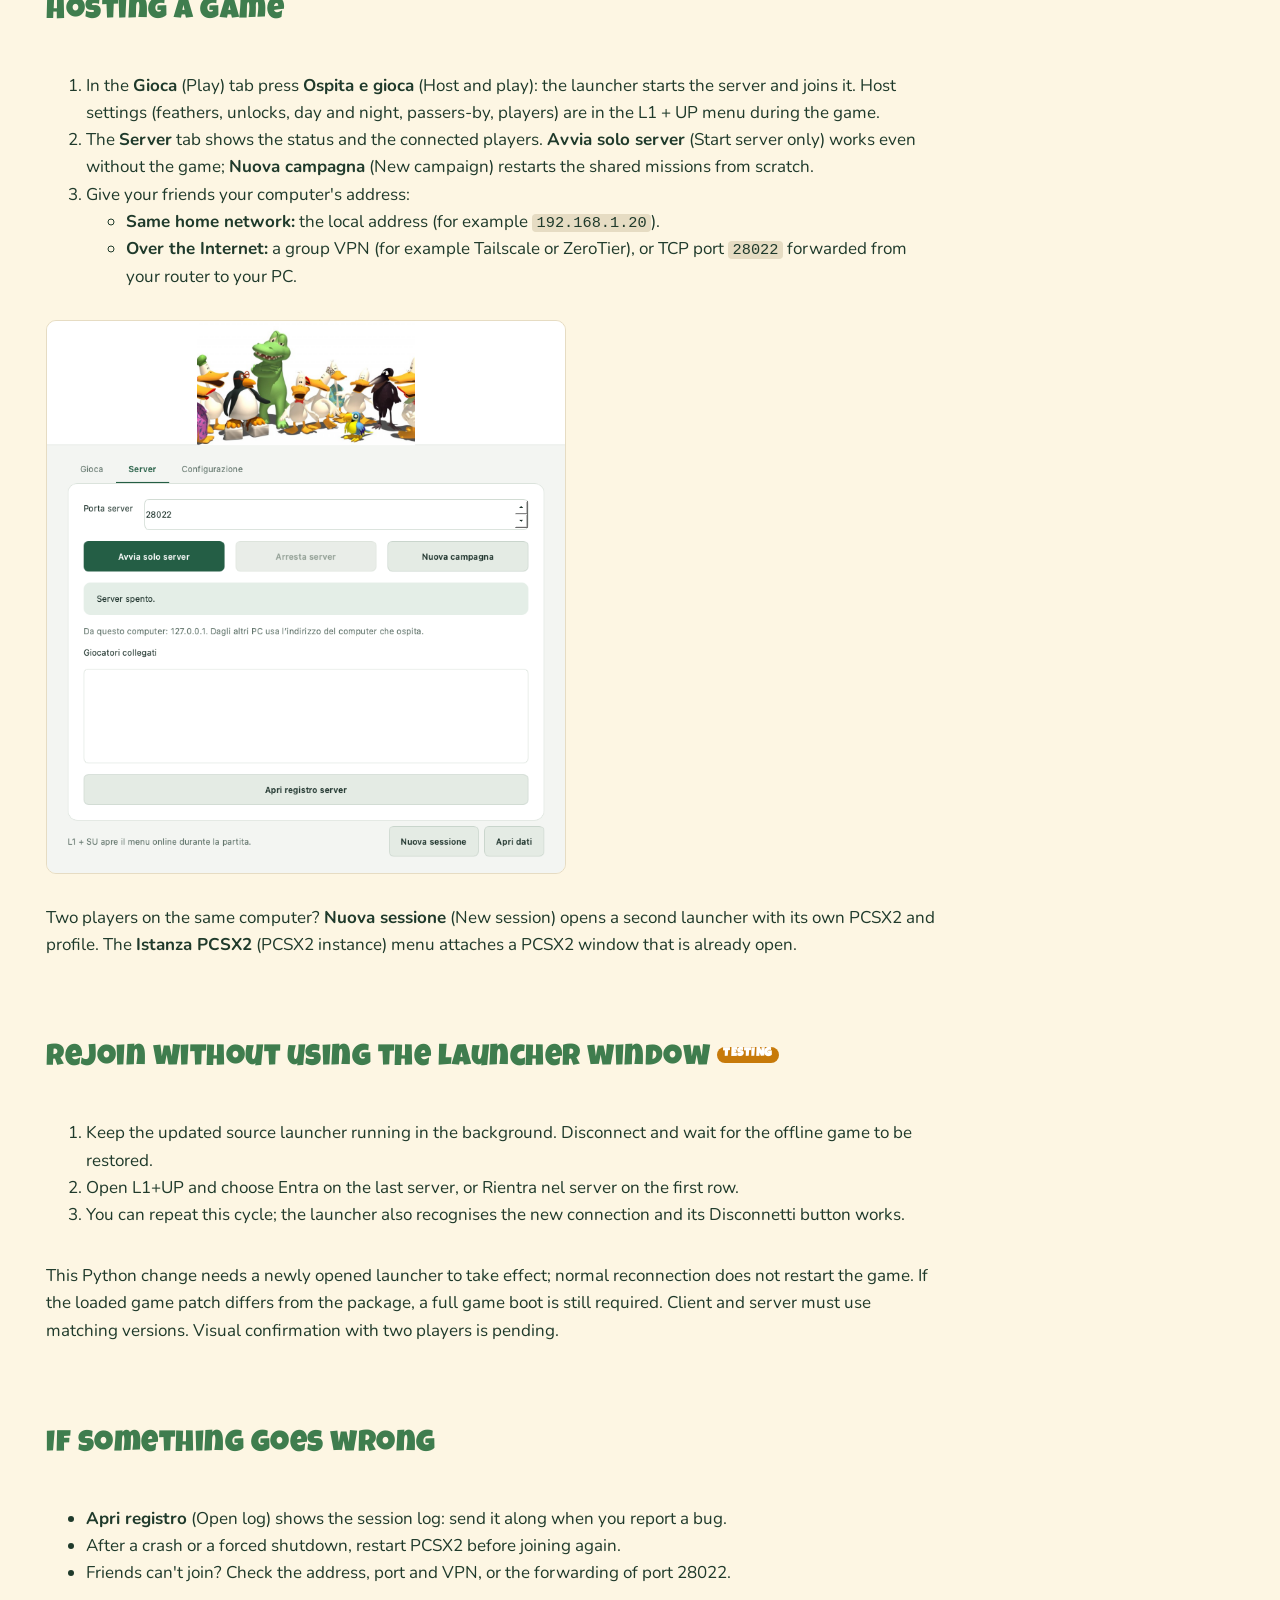
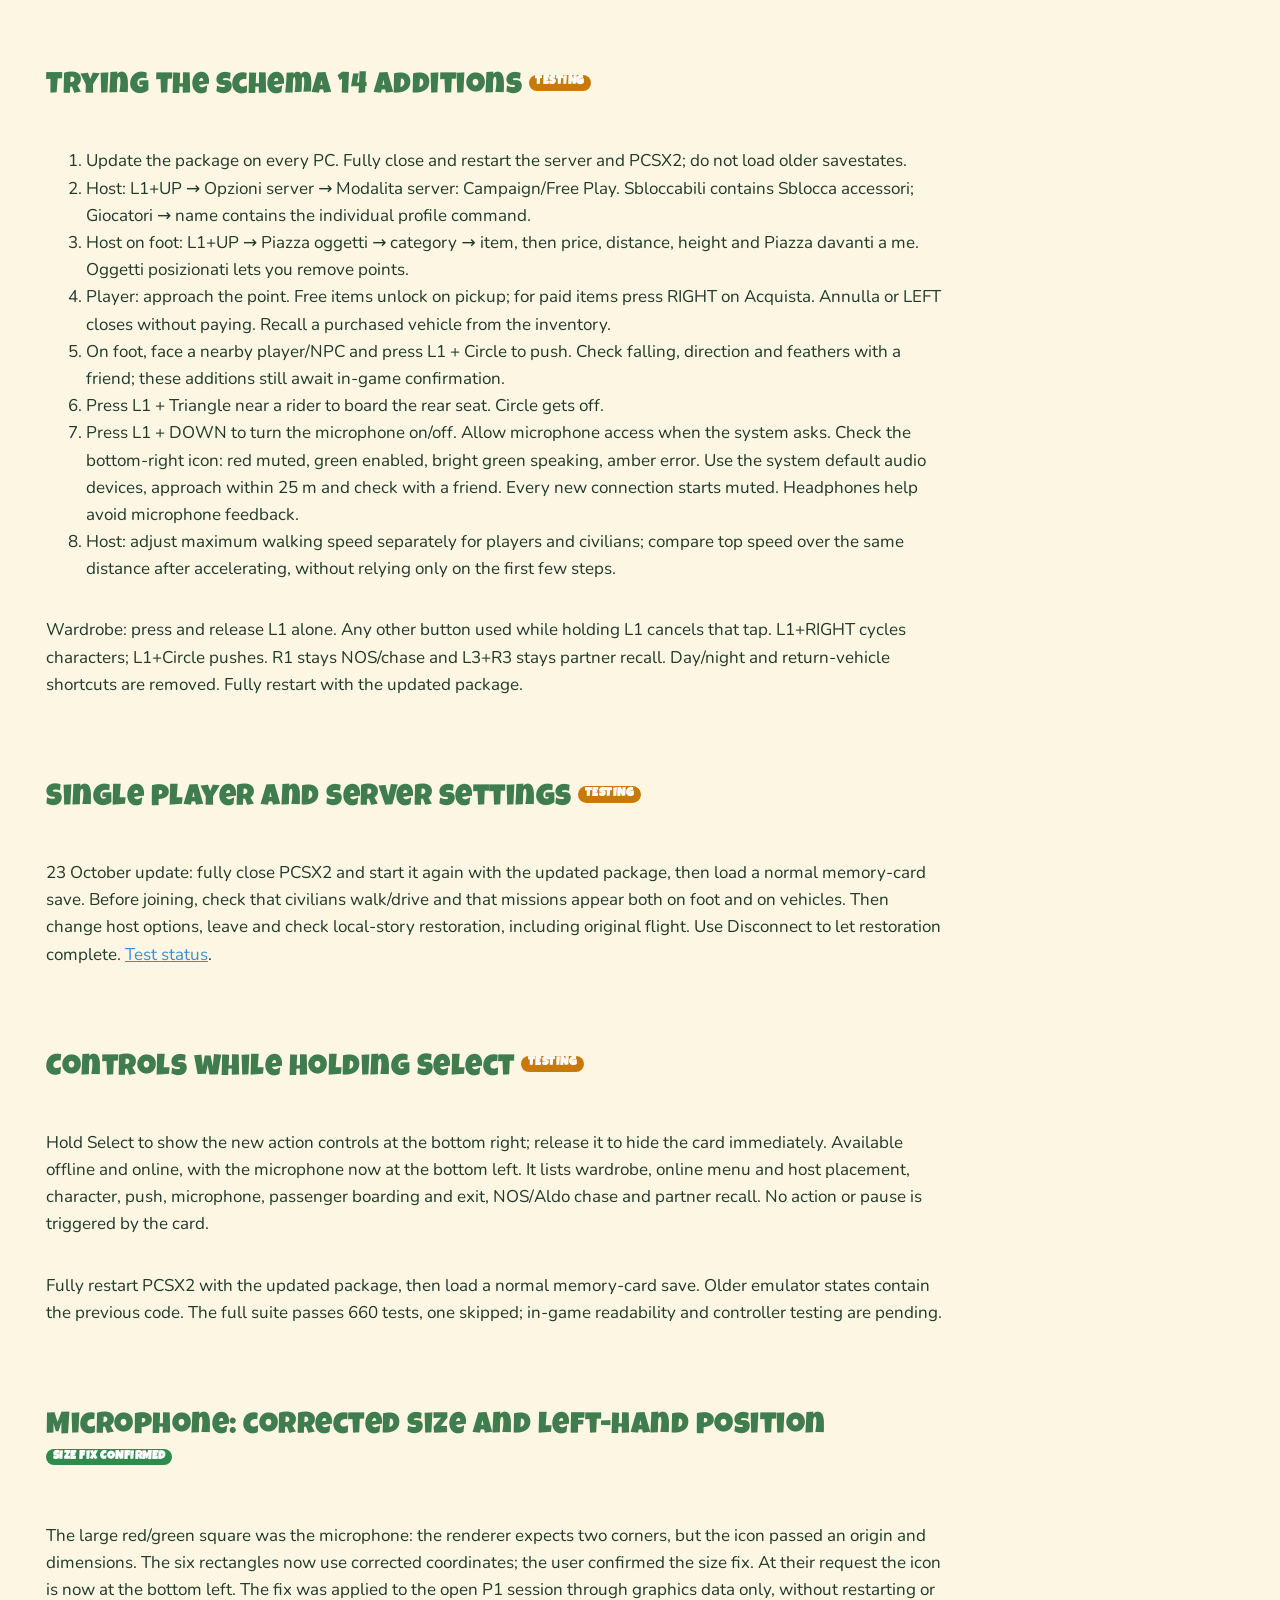
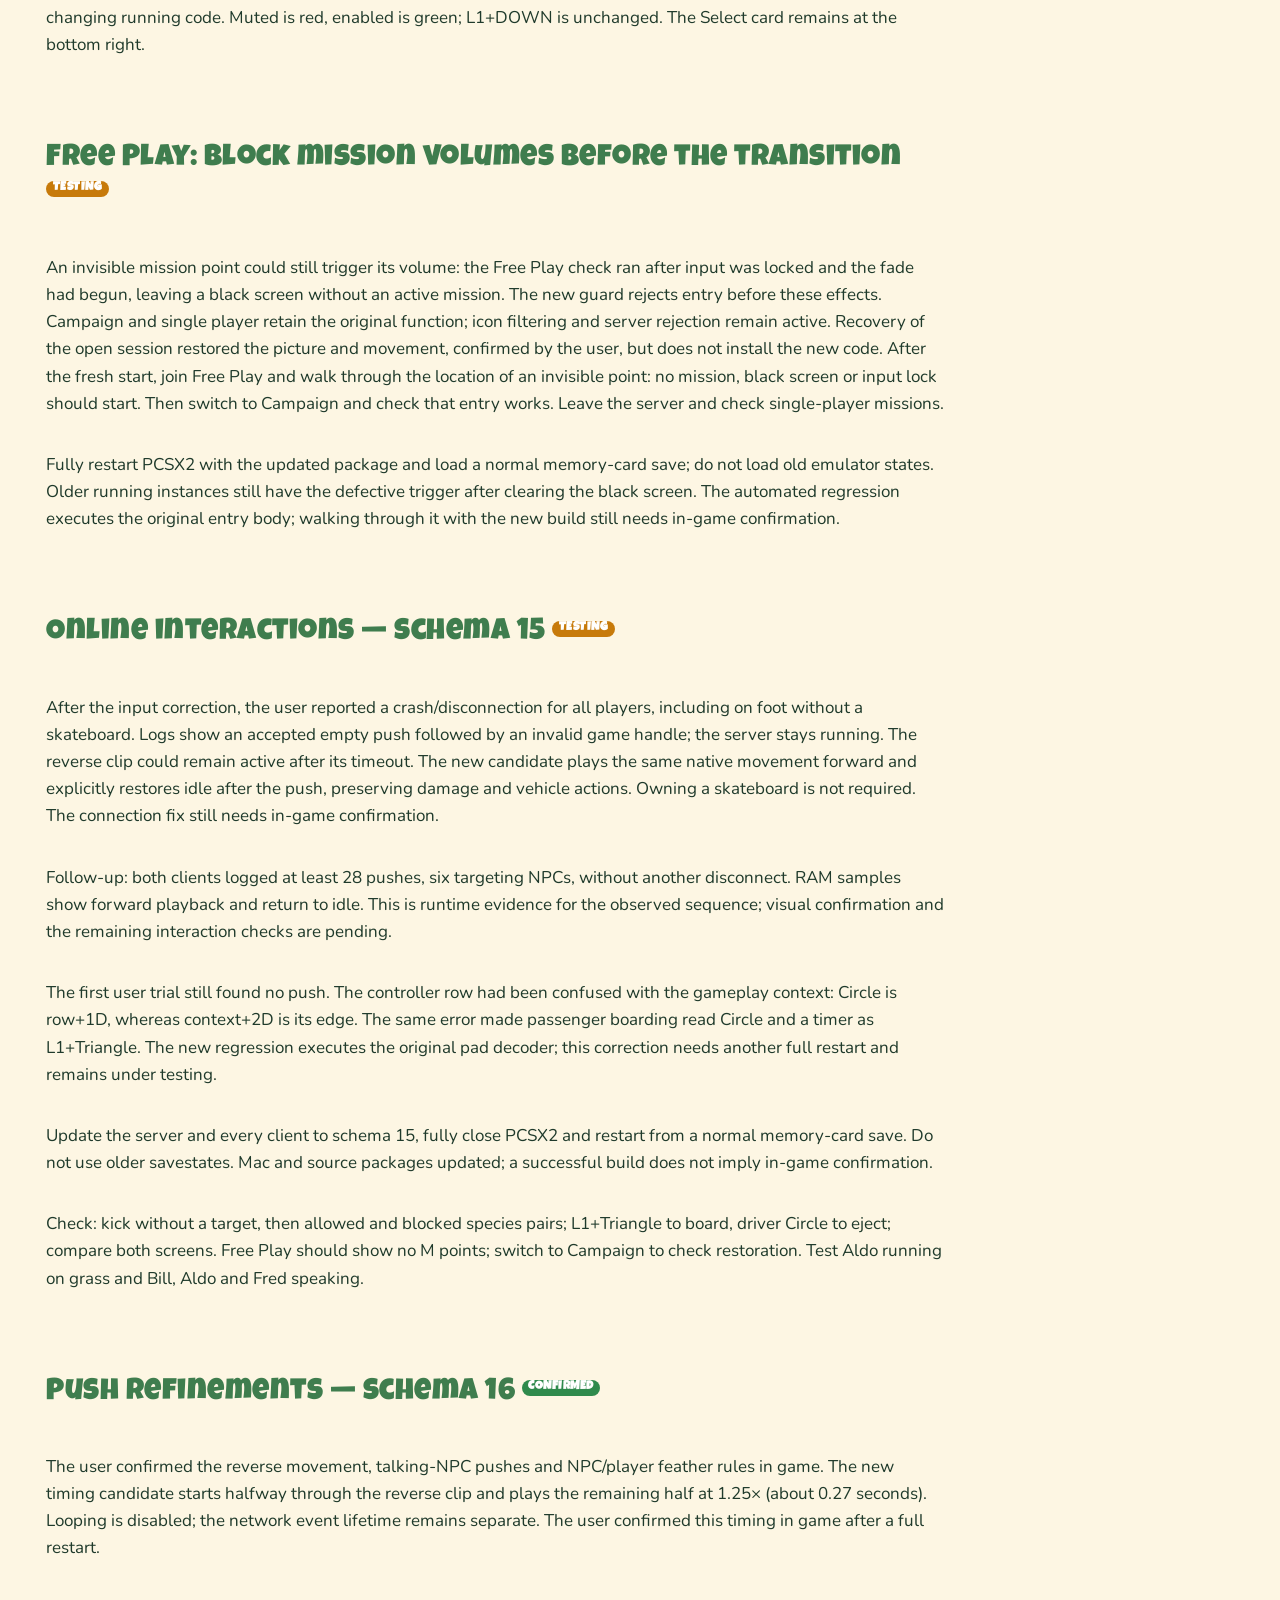
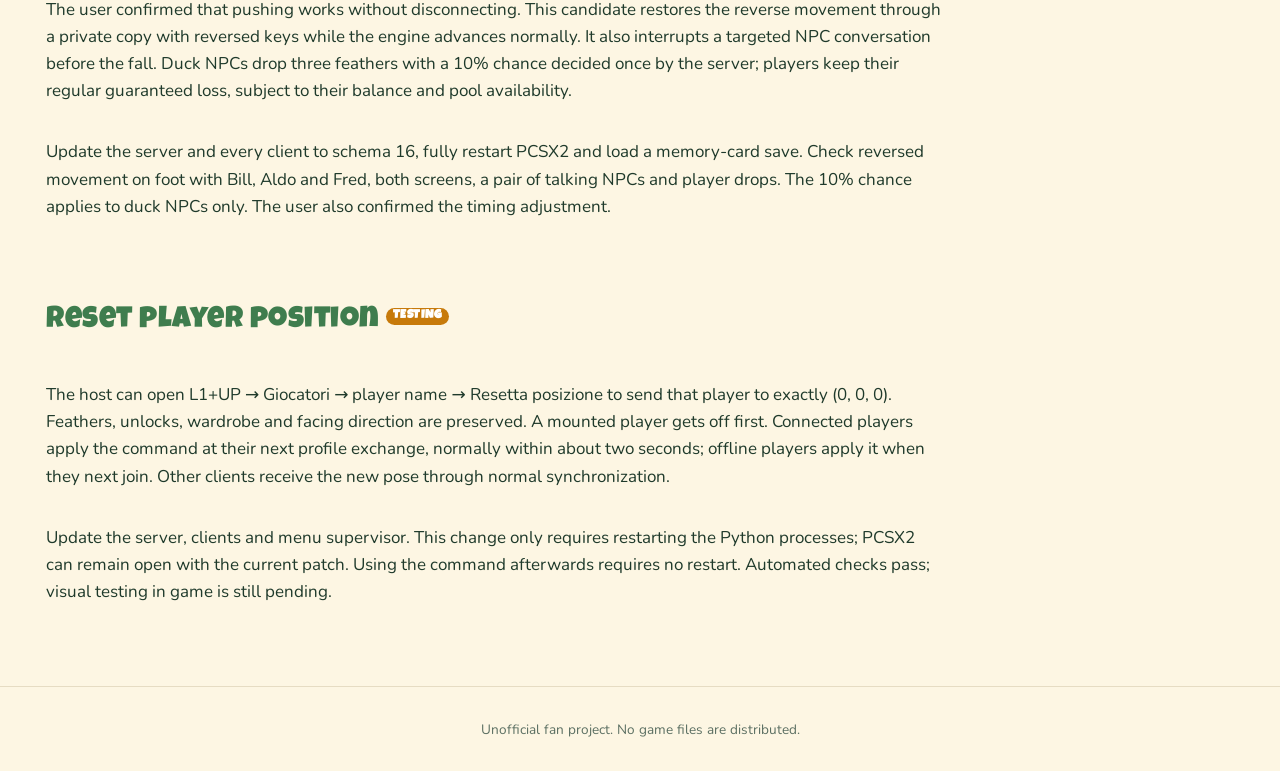
<file: tutorial.html>
<!doctype html>
<html lang="en">
<head>
<meta charset="utf-8">
<meta name="viewport" content="width=device-width, initial-scale=1">
<title>Tutorial — Sitting Ducks Online</title>
<link rel="alternate" hreflang="it" href="it/tutorial.html">
<link rel="preconnect" href="https://fonts.googleapis.com">
<link href="https://fonts.googleapis.com/css2?family=Luckiest+Guy&family=Nunito:wght@400;700;800&display=swap" rel="stylesheet">
<link rel="stylesheet" href="style.css">
</head>
<body>
<header>
  <a class="logo" href="index.html">Sitting Ducks Online</a>
  <nav>
    <a href="index.html">Showcase</a>
    <a href="features.html">Features</a>
    <a href="online.html">Online</a>
    <a href="tutorial.html" aria-current="page">Tutorial</a>
    <a href="engine.html">Game engine</a>
    <a href="releases.html">Releases</a>
    <a href="index.html#support">Support</a>
    <a class="lang" href="it/tutorial.html" lang="it" hreflang="it">IT</a>
  </nav>
</header>
<main>
  <h1>Tutorial</h1>
  <p class="lead">From installation to your first online game. The launcher is currently in Italian: the English meaning of each button is given in brackets.</p>

  <nav class="card toc" aria-label="Contents">
    <ul>
      <li><a href="#install">Installing the mod</a></li>
      <li><a href="#online">Playing online</a></li>
      <li><a href="#host">Hosting a game</a></li>
      <li><a href="#trouble">If something goes wrong</a></li>
    </ul>
  </nav>

  <h2 id="install">Installing the mod</h2>
  <!-- Installation video: <iframe src="https://www.youtube-nocookie.com/embed/ID" allowfullscreen></iframe> -->
  <div class="media"></div>

  <h3>1. What you need</h3>
  <ul>
    <li><a href="https://pcsx2.net/">PCSX2</a> (tested with v2.9).</li>
    <li>Your own copy of <em>Sitting Ducks</em> for PS2, <strong>European release SLES-52116</strong>, as an ISO. The launcher needs the modified ISO
      (van and no startup logos): the tool that builds it from your copy is in the works.</li>
    <li>Your PS2's BIOS.</li>
  </ul>
  <p>We do not distribute the game, the BIOS or extracted files.</p>

  <h3>2. Download and open the launcher</h3>
  <ul>
    <li><strong>macOS:</strong> download <code>Sitting-Ducks-Online-macOS-arm64.zip</code> from the <a href="releases.html">Releases</a> page, unzip it and open
      <strong>Sitting Ducks Online.app</strong>. The first time, right-click → Open, because the app isn't signed.</li>
    <li><strong>Windows:</strong> unzip the <strong>whole</strong> folder, not just the <code>.exe</code>, and open <strong>Sitting Ducks Online.exe</strong>.
      From the sources, <code>gioca_online.bat</code> downloads and verifies Python on its own the first time.</li>
  </ul>

  <h3>3. Setup</h3>
  <p>Open the <strong>Configurazione</strong> (Setup) tab and use <strong>Scegli…</strong> (Choose) to pick PCSX2 (the <code>.app</code> bundle on Mac), the ISO and the BIOS.
    Then press <strong>Salva configurazione</strong> (Save). The launcher sets memory, patches and the link to the game on its own.</p>
  <div class="media"><img src="media/launcher-configurazione.png" alt="Launcher Setup tab"></div>

  <h3>4. Ready</h3>
  <p>The <strong>Gioca</strong> (Play) tab now says «Pronto.» (Ready). Name, address and paths are remembered for next time.
    Launcher data lives in <code>~/Library/Application Support/Sitting Ducks Online/</code> (Mac) and <code>%LOCALAPPDATA%\Sitting Ducks Online\</code> (Windows):
    <strong>Apri dati</strong> (Open data) opens the folder.</p>

  <h2 id="online">Playing online</h2>
  <!-- Online video: <iframe src="https://www.youtube-nocookie.com/embed/ID" allowfullscreen></iframe> -->
  <div class="media"></div>

  <h3>1. Join a server</h3>
  <p>In the <strong>Gioca</strong> (Play) tab, type your name plus the address and port the host gave you (default port <code>28022</code>), then press <strong>Entra</strong> (Join).</p>
  <div class="media"><img src="media/launcher-gioca.png" alt="Launcher Play tab"></div>

  <h3>2. Load a game</h3>
  <p>PCSX2 starts on its own. Load a save or start a new game: you get connected once you are freely exploring the town.
    The other players appear next to you.</p>

  <h3>3. The online menu</h3>
  <p>In game, <strong>L1 + UP</strong> opens the online menu: UP/DOWN to choose, RIGHT to confirm.
    From here you can disconnect without closing the game. Leaving the game also disconnects you.</p>

  <h3>4. Leaving</h3>
  <p><strong>Disconnetti</strong> (Disconnect), in the launcher or in the L1 + UP menu, closes the connection cleanly. The game stays open and <strong>Entra</strong> reuses it.</p>

  <h2 id="host">Hosting a game</h2>
  <ol>
    <li>In the <strong>Gioca</strong> (Play) tab press <strong>Ospita e gioca</strong> (Host and play): the launcher starts the server and joins it.
      Host settings (feathers, unlocks, day and night, passers-by, players) are in the L1 + UP menu during the game.</li>
    <li>The <strong>Server</strong> tab shows the status and the connected players. <strong>Avvia solo server</strong> (Start server only) works even without the game;
      <strong>Nuova campagna</strong> (New campaign) restarts the shared missions from scratch.</li>
    <li>Give your friends your computer's address:
      <ul>
        <li><strong>Same home network:</strong> the local address (for example <code>192.168.1.20</code>).</li>
        <li><strong>Over the Internet:</strong> a group VPN (for example Tailscale or ZeroTier), or TCP port <code>28022</code> forwarded from your router to your PC.</li>
      </ul>
    </li>
  </ol>
  <div class="media"><img src="media/launcher-server.png" alt="Launcher Server tab"></div>
  <p>Two players on the same computer? <strong>Nuova sessione</strong> (New session) opens a second launcher with its own PCSX2 and profile.
    The <strong>Istanza PCSX2</strong> (PCSX2 instance) menu attaches a PCSX2 window that is already open.</p>

  <h2 id="reconnect">Rejoin without using the launcher window <span class="tag wip">testing</span></h2>
  <ol>
    <li>Keep the updated source launcher running in the background. Disconnect and wait for the offline game to be restored.</li>
    <li>Open L1+UP and choose Entra on the last server, or Rientra nel server on the first row.</li>
    <li>You can repeat this cycle; the launcher also recognises the new connection and its Disconnetti button works.</li>
  </ol>
  <p>This Python change needs a newly opened launcher to take effect; normal reconnection does not restart the game.
    If the loaded game patch differs from the package, a full game boot is still required. Client and server must use matching versions.
    Visual confirmation with two players is pending.</p>

  <h2 id="trouble">If something goes wrong</h2>
  <ul>
    <li><strong>Apri registro</strong> (Open log) shows the session log: send it along when you report a bug.</li>
    <li>After a crash or a forced shutdown, restart PCSX2 before joining again.</li>
    <li>Friends can't join? Check the address, port and VPN, or the forwarding of port 28022.</li>
  </ul>

  <h2 id="schema14">Trying the schema 14 additions <span class="tag wip">testing</span></h2>
  <ol>
    <li>Update the package on every PC. Fully close and restart the server and PCSX2; do not load
      older savestates.</li>
    <li>Host: L1+UP → Opzioni server → Modalita server: Campaign/Free Play. Sbloccabili contains
      Sblocca accessori; Giocatori → name contains the individual profile command.</li>
    <li>Host on foot: L1+UP → Piazza oggetti → category → item, then price, distance, height and
      Piazza davanti a me. Oggetti posizionati lets you remove points.</li>
    <li>Player: approach the point. Free items unlock on pickup; for paid items press RIGHT on Acquista.
      Annulla or LEFT closes without paying. Recall a purchased vehicle from the inventory.</li>
    <li>On foot, face a nearby player/NPC and press L1 + Circle to push. Check falling, direction and feathers
      with a friend; these additions still await in-game confirmation.</li>
    <li>Press L1 + Triangle near a rider to board the rear seat. Circle gets off.</li>
    <li>Press L1 + DOWN to turn the microphone on/off. Allow microphone access when the system asks.
      Check the bottom-right icon: red muted, green enabled, bright green speaking, amber error.
      Use the system default audio devices, approach within 25 m and check with a friend. Every new
      connection starts muted. Headphones help avoid microphone feedback.</li>
    <li>Host: adjust maximum walking speed separately for players and civilians; compare top speed
      over the same distance after accelerating, without relying only on the first few steps.</li>
  </ol>
  <p>Wardrobe: press and release L1 alone. Any other button used while holding L1 cancels that tap. L1+RIGHT cycles characters; L1+Circle pushes. R1 stays NOS/chase and L3+R3 stays partner recall. Day/night and return-vehicle shortcuts are removed. Fully restart with the updated package.</p>
  <h2 id="offline-isolation">Single player and server settings <span class="tag wip">testing</span></h2>
  <p>23 October update: fully close PCSX2 and start it again with the updated package, then load a normal memory-card save. Before joining, check that civilians walk/drive and that missions appear both on foot and on vehicles. Then change host options, leave and check local-story restoration, including original flight. Use Disconnect to let restoration complete. <a href="online.html#test-session-23oct">Test status</a>.</p>
  <h2 id="select-help">Controls while holding Select <span class="tag wip">testing</span></h2>
  <p>Hold Select to show the new action controls at the bottom right; release it to hide the card immediately. Available offline and online, with the microphone now at the bottom left. It lists wardrobe, online menu and host placement, character, push, microphone, passenger boarding and exit, NOS/Aldo chase and partner recall. No action or pause is triggered by the card.</p>
  <p>Fully restart PCSX2 with the updated package, then load a normal memory-card save. Older emulator states contain the previous code. The full suite passes 660 tests, one skipped; in-game readability and controller testing are pending.</p>
  <h2 id="microphone-size-23oct">Microphone: corrected size and left-hand position <span class="tag ok">size fix confirmed</span></h2>
  <p>The large red/green square was the microphone: the renderer expects two corners, but the icon passed an origin and dimensions. The six rectangles now use corrected coordinates; the user confirmed the size fix. At their request the icon is now at the bottom left. The fix was applied to the open P1 session through graphics data only, without restarting or changing running code. Muted is red, enabled is green; L1+DOWN is unchanged. The Select card remains at the bottom right.</p>
  <h2 id="freeplay-entry-23oct">Free Play: block mission volumes before the transition <span class="tag wip">testing</span></h2>
  <p>An invisible mission point could still trigger its volume: the Free Play check ran after input was locked and the fade had begun, leaving a black screen without an active mission. The new guard rejects entry before these effects. Campaign and single player retain the original function; icon filtering and server rejection remain active. Recovery of the open session restored the picture and movement, confirmed by the user, but does not install the new code. After the fresh start, join Free Play and walk through the location of an invisible point: no mission, black screen or input lock should start. Then switch to Campaign and check that entry works. Leave the server and check single-player missions.</p>
  <p>Fully restart PCSX2 with the updated package and load a normal memory-card save; do not load old emulator states. Older running instances still have the defective trigger after clearing the black screen. The automated regression executes the original entry body; walking through it with the new build still needs in-game confirmation.</p>

  <h2 id="interactions-23oct">Online interactions — schema 15 <span class="tag wip">testing</span></h2>
  <p>After the input correction, the user reported a crash/disconnection for all players, including on foot without a skateboard. Logs show an accepted empty push followed by an invalid game handle; the server stays running. The reverse clip could remain active after its timeout. The new candidate plays the same native movement forward and explicitly restores idle after the push, preserving damage and vehicle actions. Owning a skateboard is not required. The connection fix still needs in-game confirmation.</p>
  <p>Follow-up: both clients logged at least 28 pushes, six targeting NPCs, without another disconnect. RAM samples show forward playback and return to idle. This is runtime evidence for the observed sequence; visual confirmation and the remaining interaction checks are pending.</p>
  <p>The first user trial still found no push. The controller row had been confused with the gameplay context: Circle is row+1D, whereas context+2D is its edge. The same error made passenger boarding read Circle and a timer as L1+Triangle. The new regression executes the original pad decoder; this correction needs another full restart and remains under testing.</p>
  <p>Update the server and every client to schema 15, fully close PCSX2 and restart from a normal memory-card save. Do not use older savestates. Mac and source packages updated; a successful build does not imply in-game confirmation.</p>
  <p>Check: kick without a target, then allowed and blocked species pairs; L1+Triangle to board, driver Circle to eject; compare both screens. Free Play should show no M points; switch to Campaign to check restoration. Test Aldo running on grass and Bill, Aldo and Fred speaking.</p>
  <h2 id="push-refinements-23oct">Push refinements — schema 16 <span class="tag ok">confirmed</span></h2>
  <p>The user confirmed the reverse movement, talking-NPC pushes and NPC/player feather rules in game. The new timing candidate starts halfway through the reverse clip and plays the remaining half at 1.25× (about 0.27 seconds). Looping is disabled; the network event lifetime remains separate. The user confirmed this timing in game after a full restart.</p>
  <p>The user confirmed that pushing works without disconnecting. This candidate restores the reverse movement through a private copy with reversed keys while the engine advances normally. It also interrupts a targeted NPC conversation before the fall. Duck NPCs drop three feathers with a 10% chance decided once by the server; players keep their regular guaranteed loss, subject to their balance and pool availability.</p>
  <p>Update the server and every client to schema 16, fully restart PCSX2 and load a memory-card save. Check reversed movement on foot with Bill, Aldo and Fred, both screens, a pair of talking NPCs and player drops. The 10% chance applies to duck NPCs only. The user also confirmed the timing adjustment.</p>
  <h2 id="reset-position-23oct">Reset player position <span class="tag wip">testing</span></h2>
  <p>The host can open L1+UP → Giocatori → player name → Resetta posizione to send that player to exactly (0, 0, 0). Feathers, unlocks, wardrobe and facing direction are preserved. A mounted player gets off first. Connected players apply the command at their next profile exchange, normally within about two seconds; offline players apply it when they next join. Other clients receive the new pose through normal synchronization.</p>
  <p>Update the server, clients and menu supervisor. This change only requires restarting the Python processes; PCSX2 can remain open with the current patch. Using the command afterwards requires no restart. Automated checks pass; visual testing in game is still pending.</p>

</main>
<footer>Unofficial fan project. No game files are distributed.</footer>
</body>
</html>
</file>
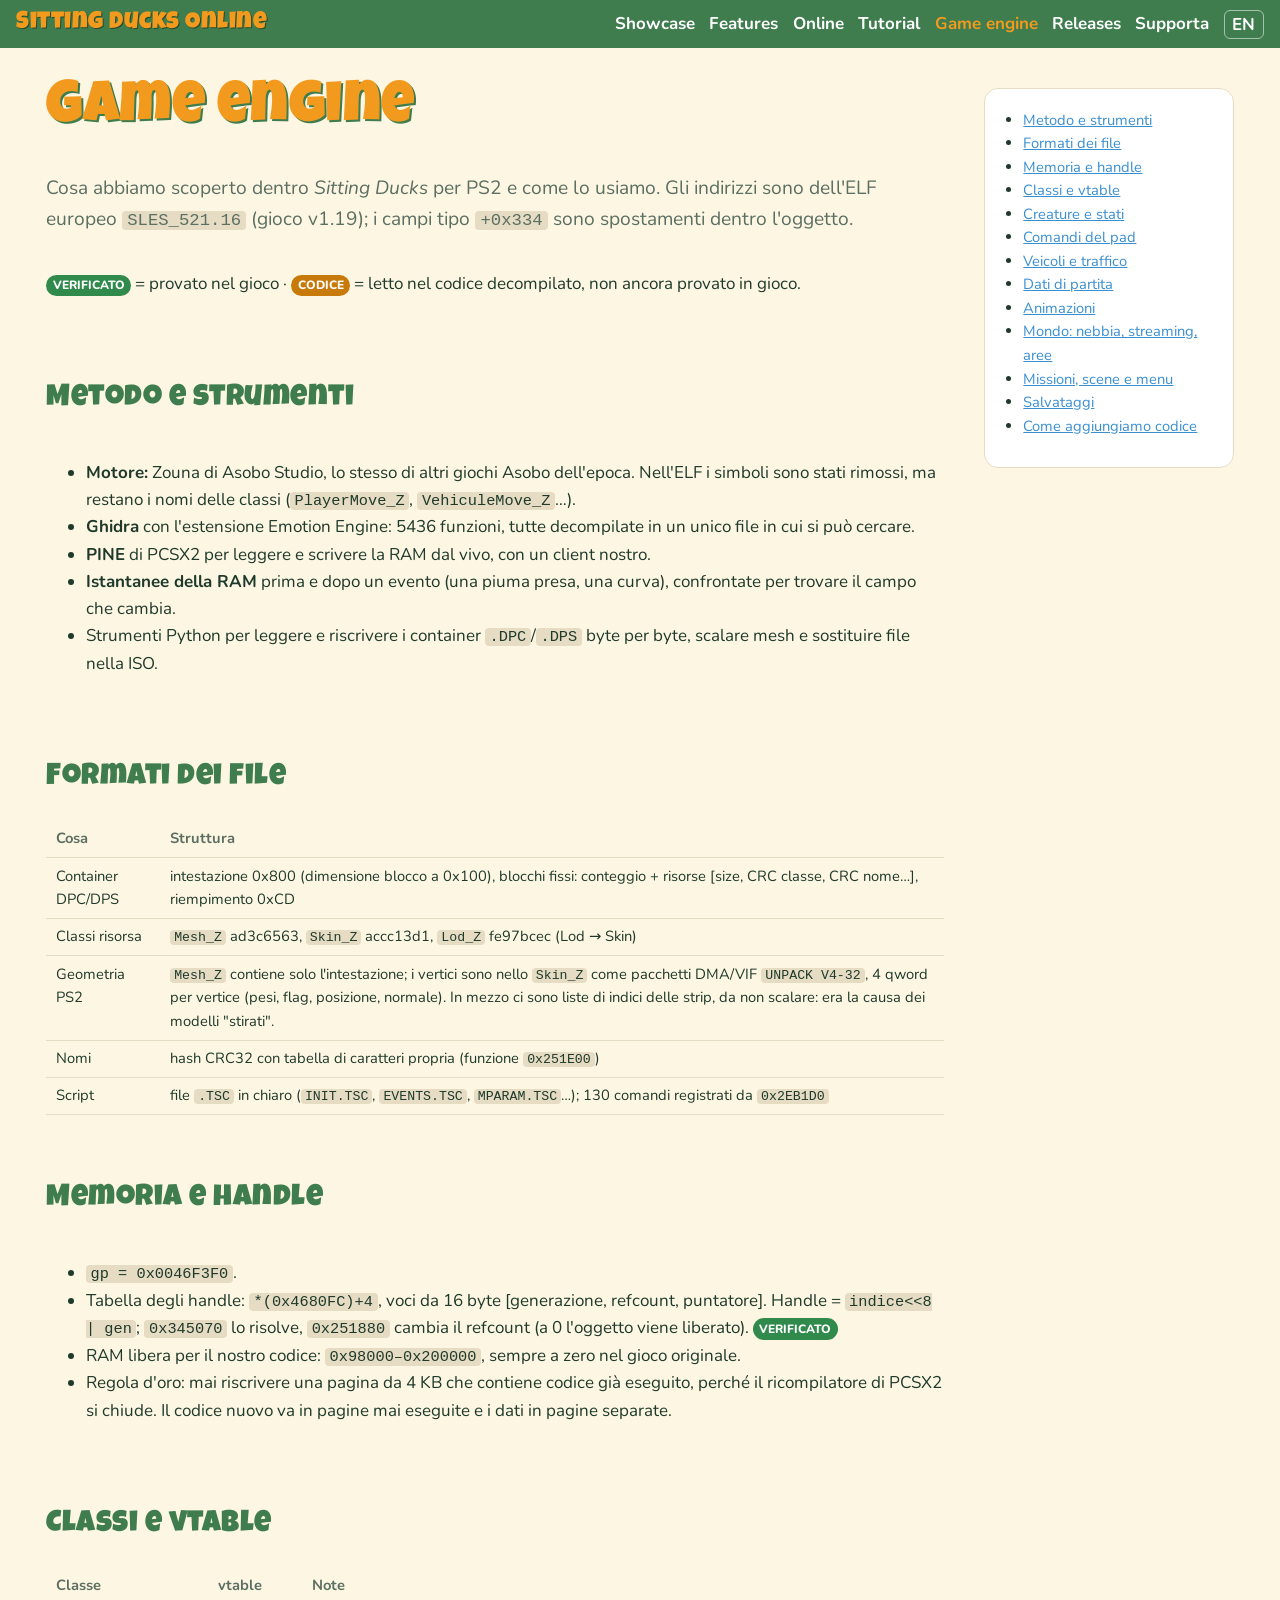
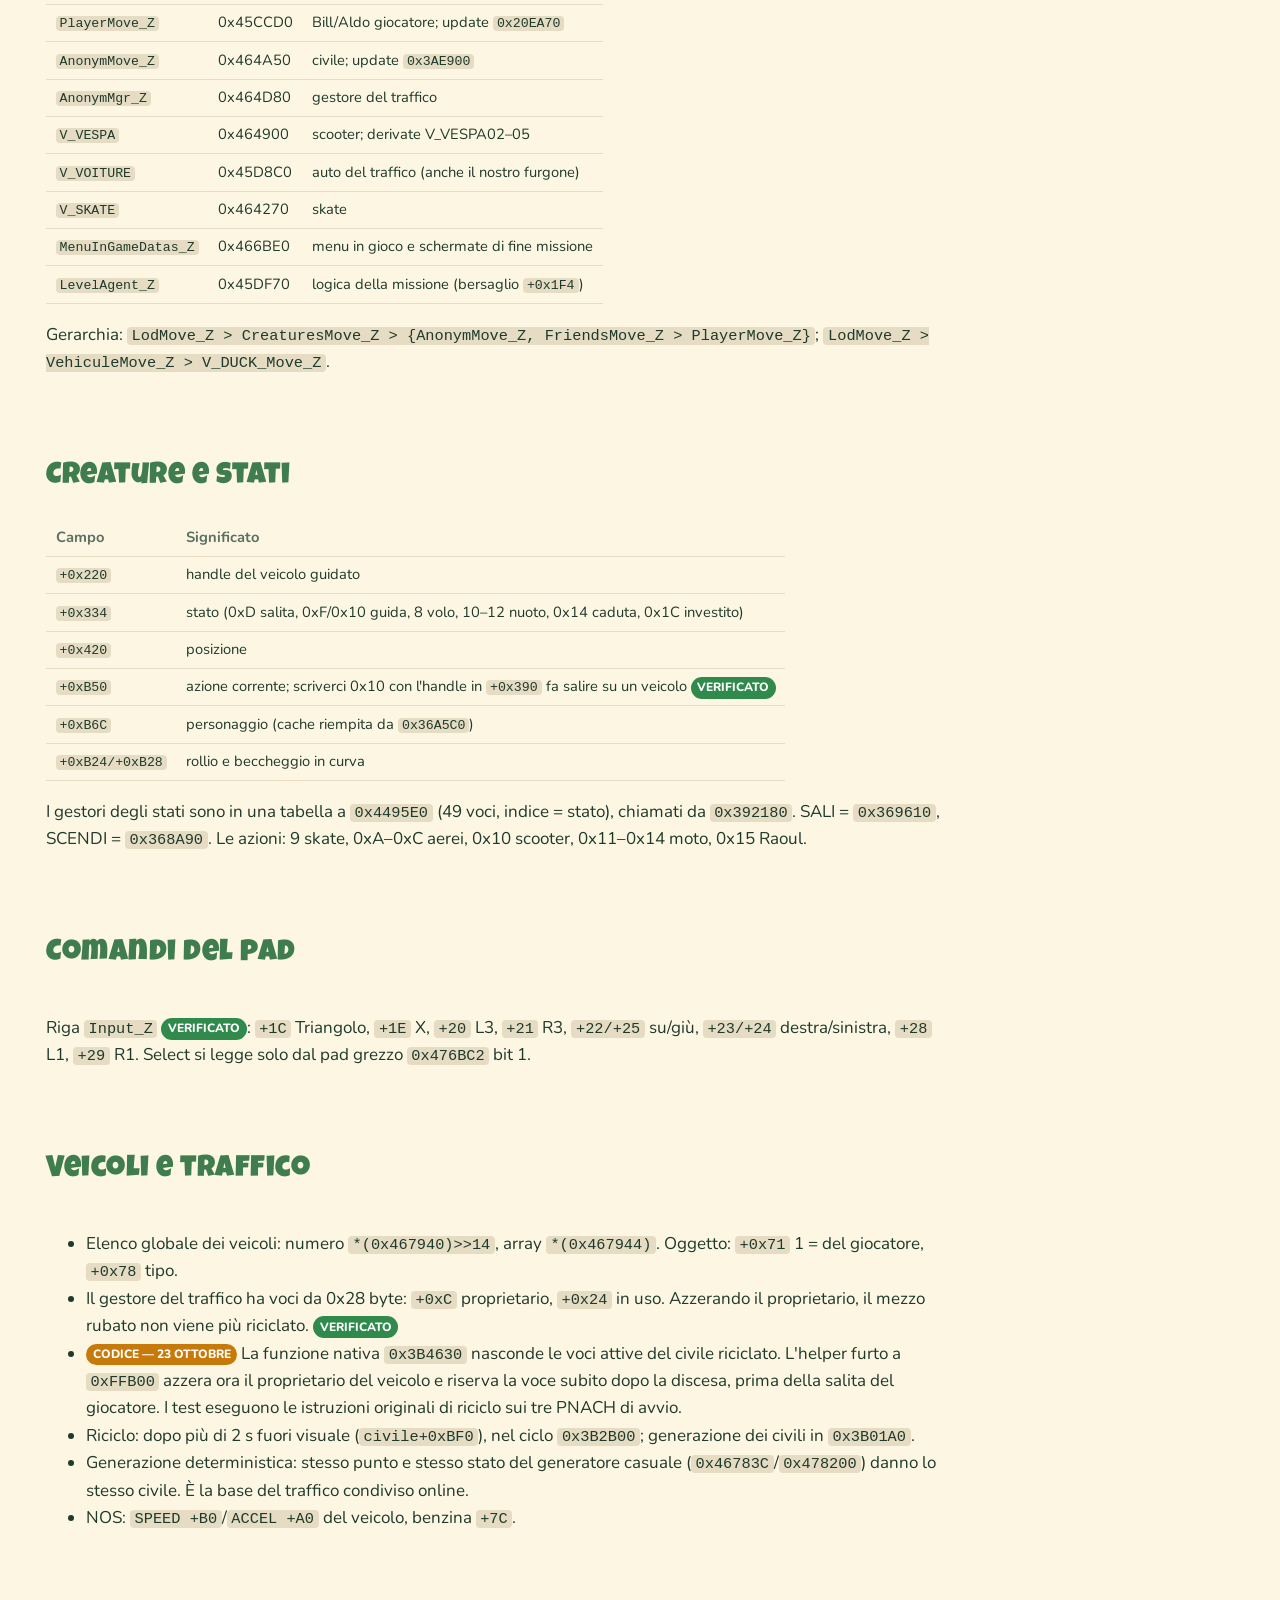
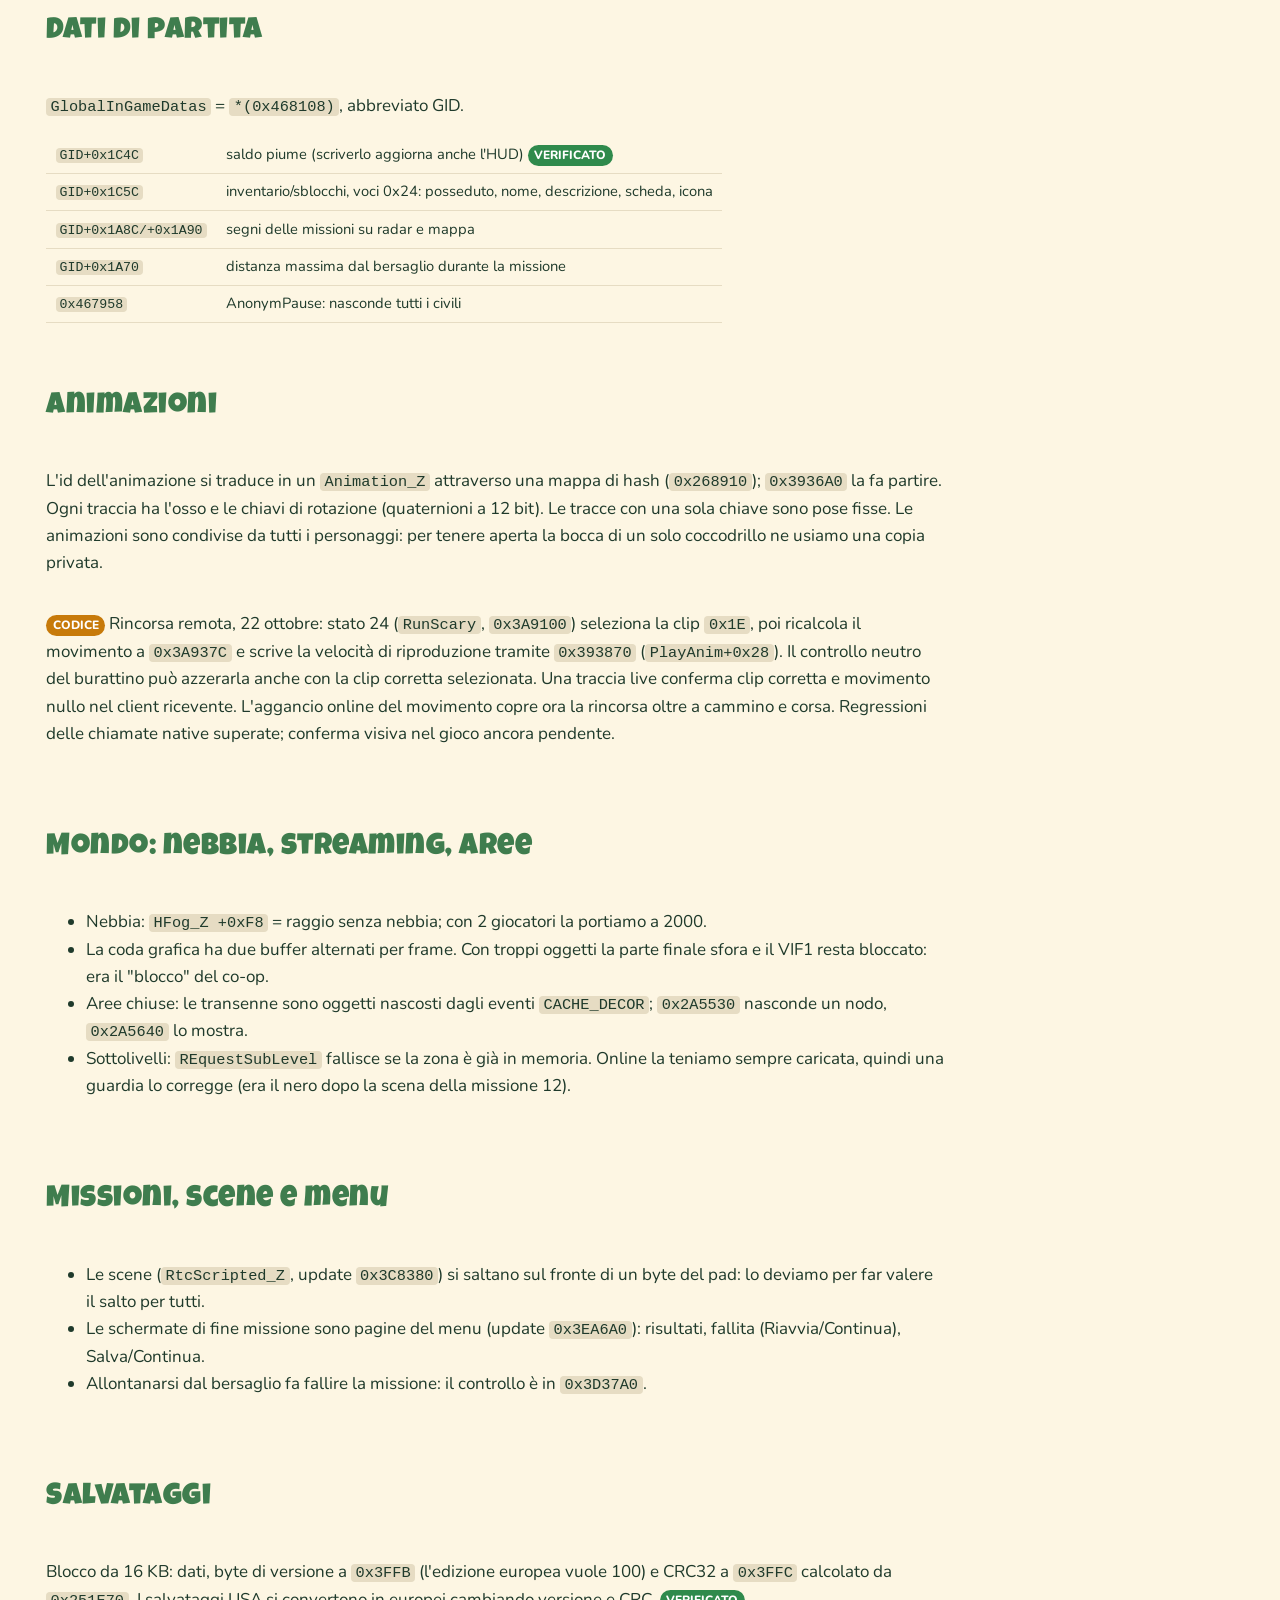
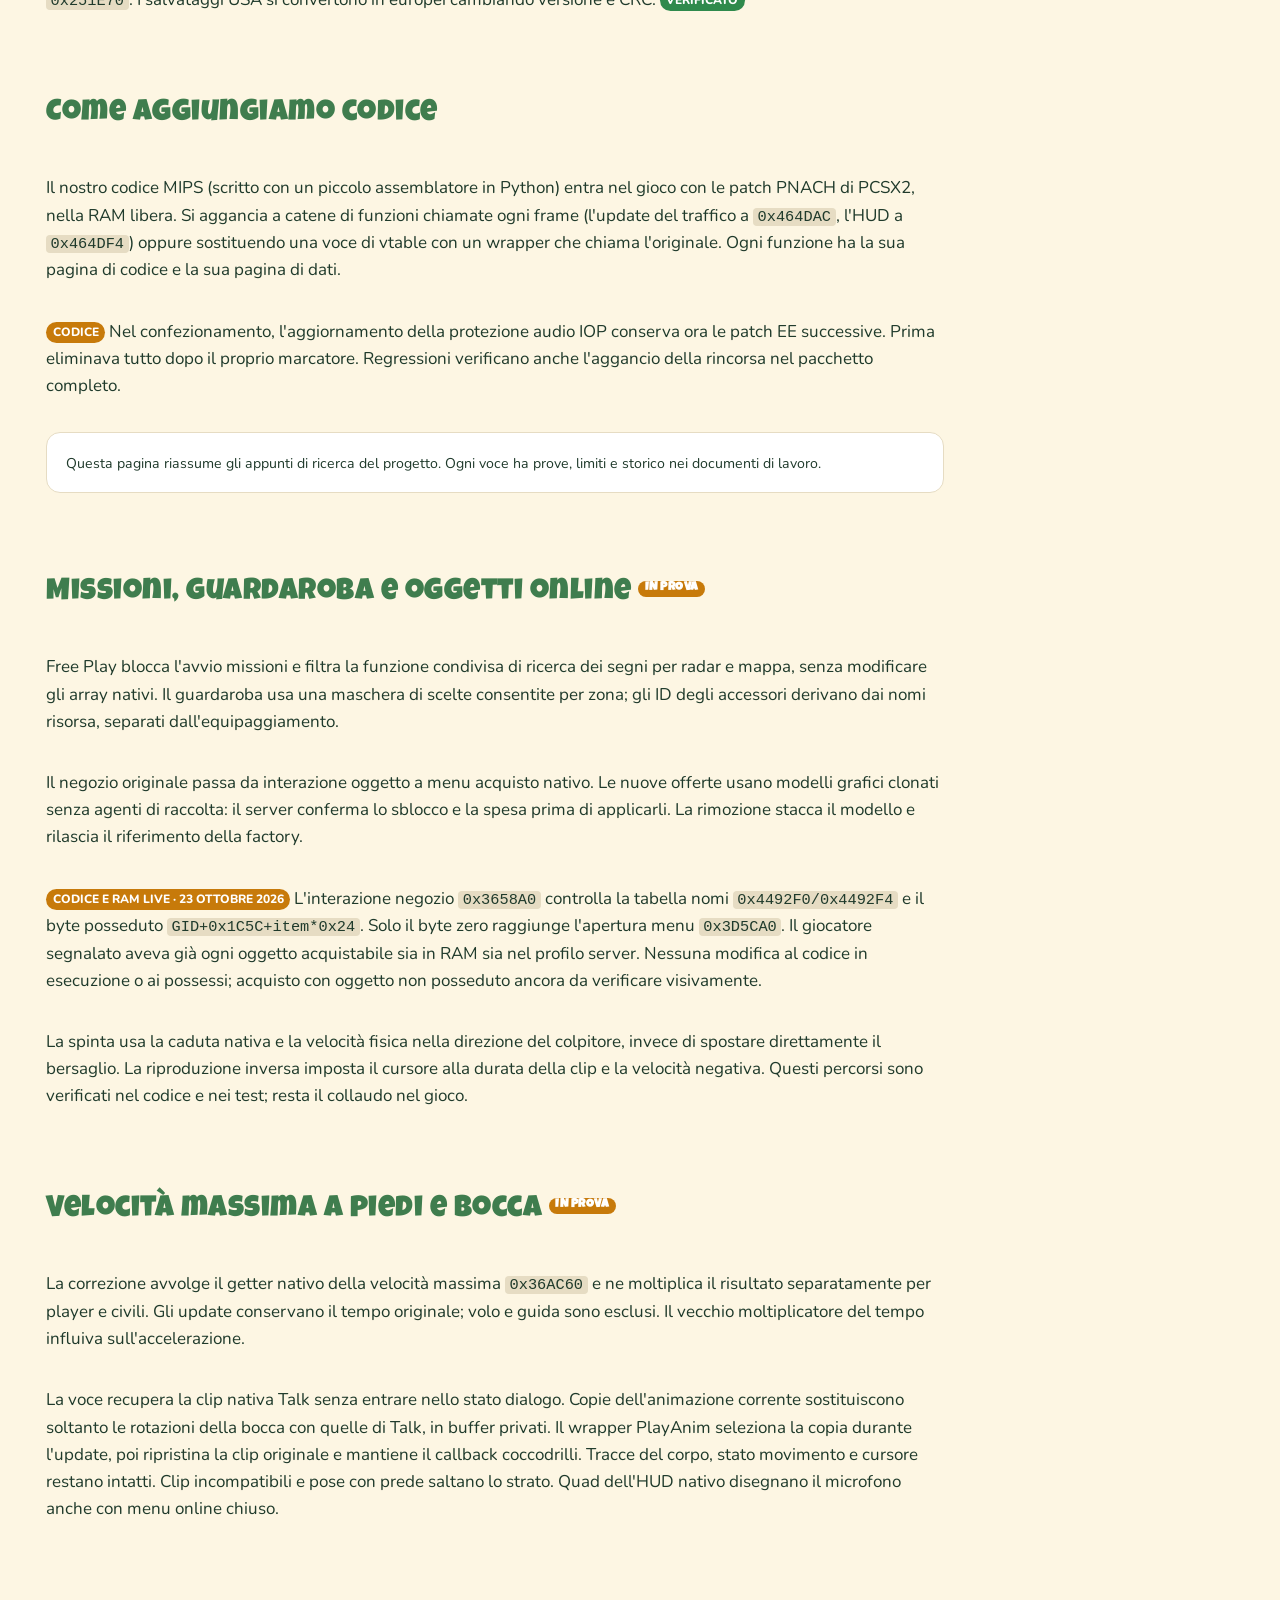
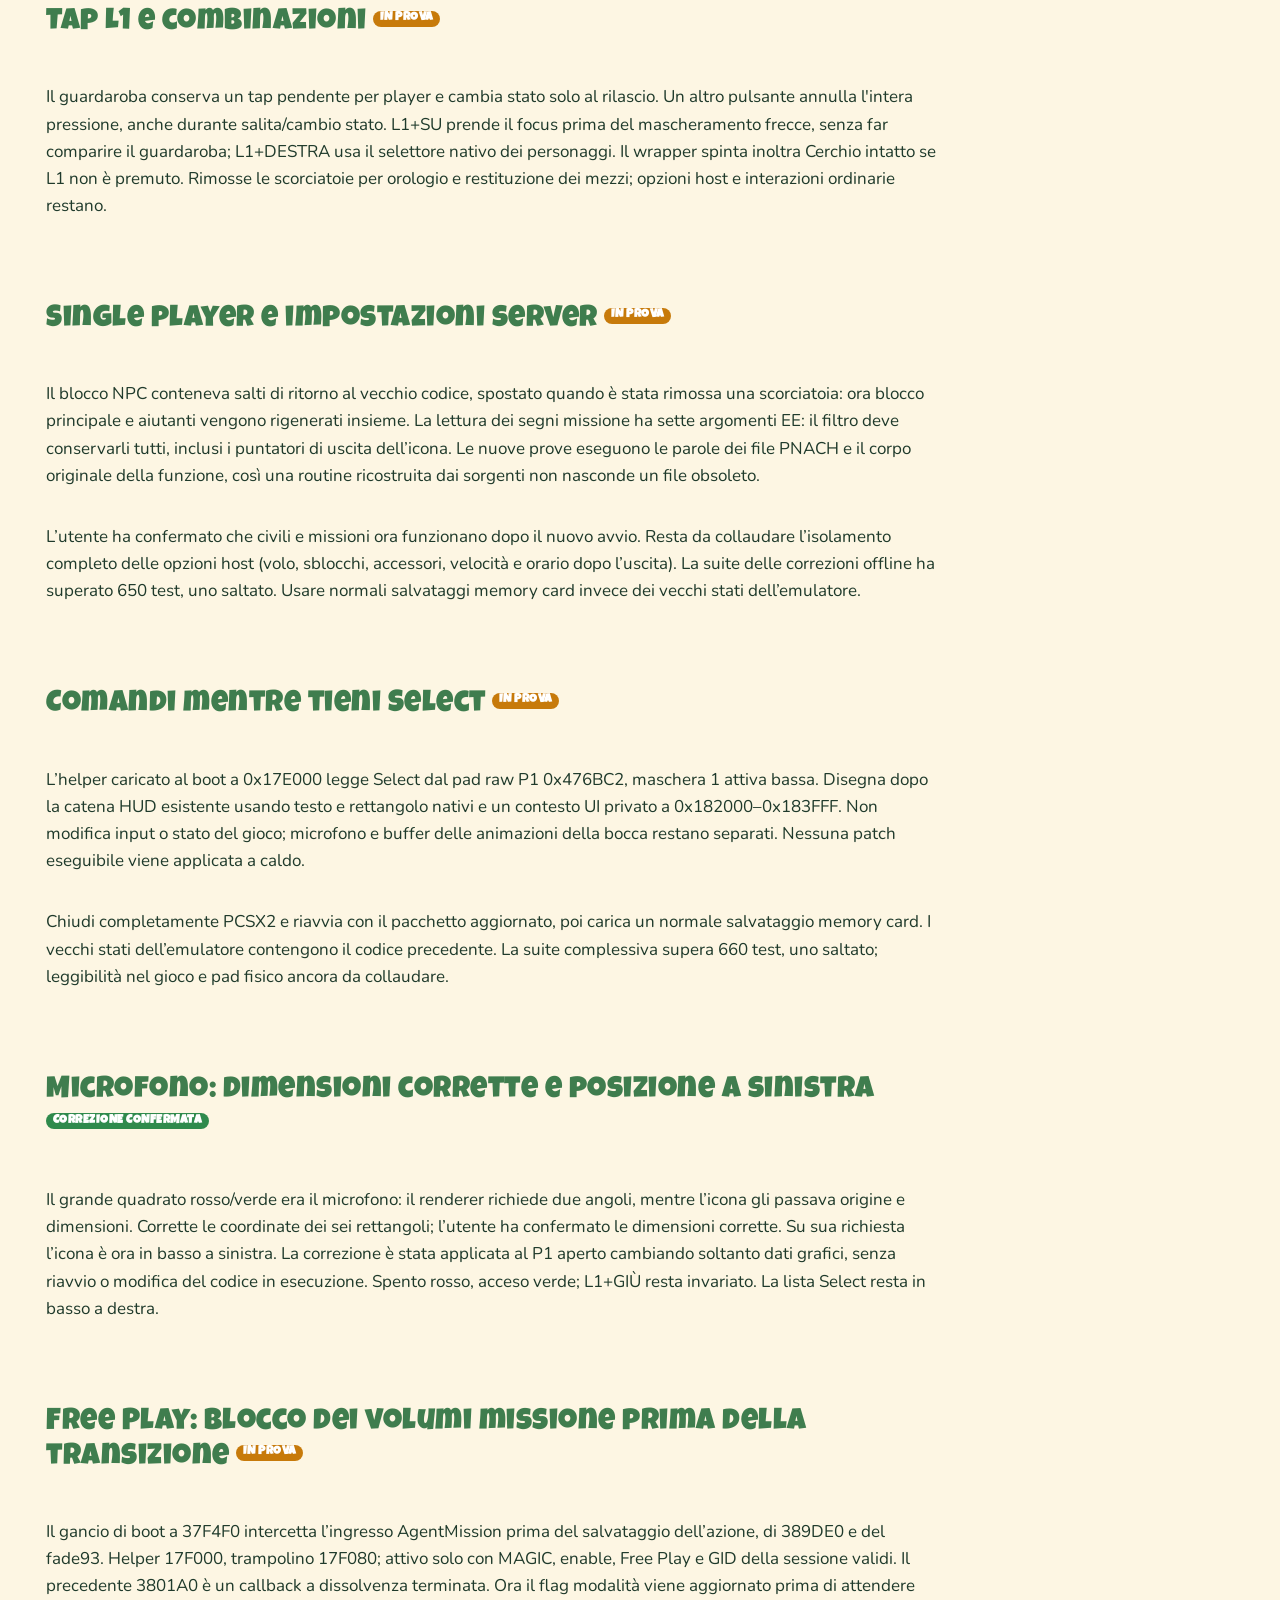
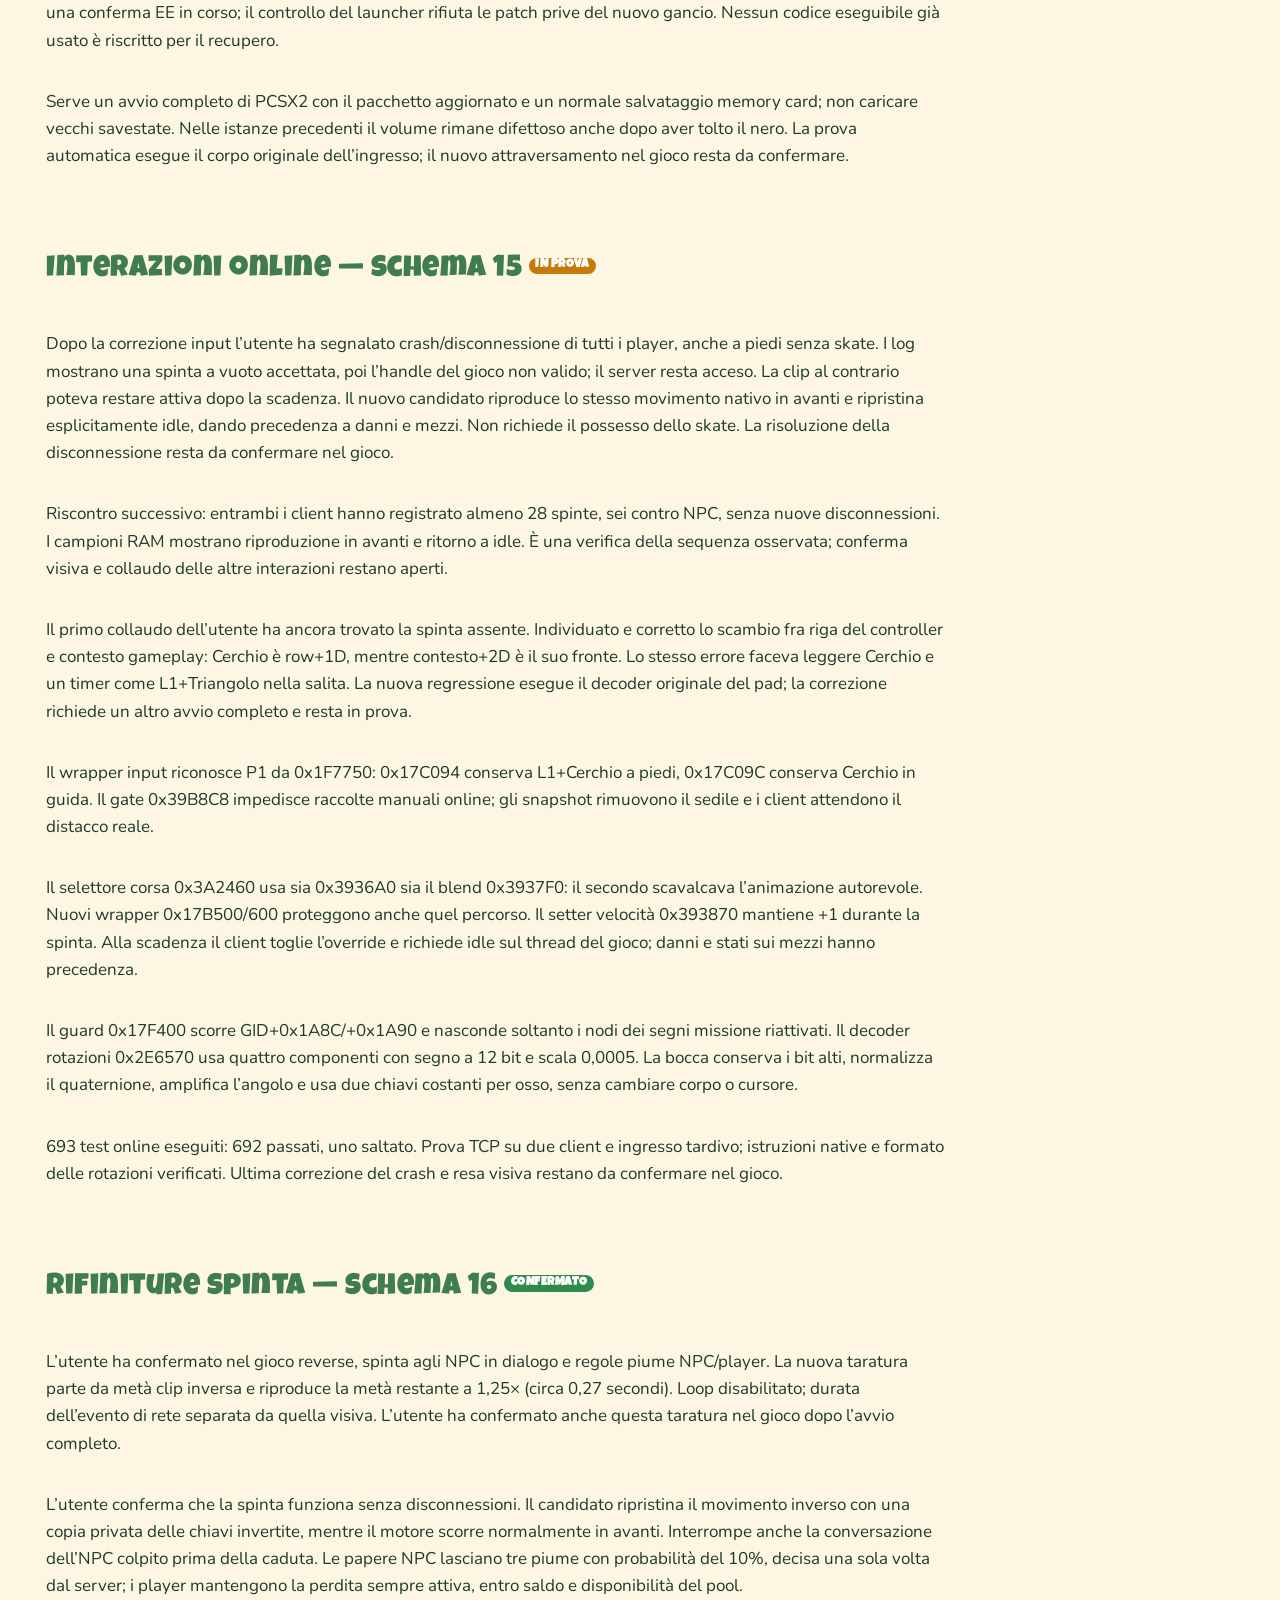
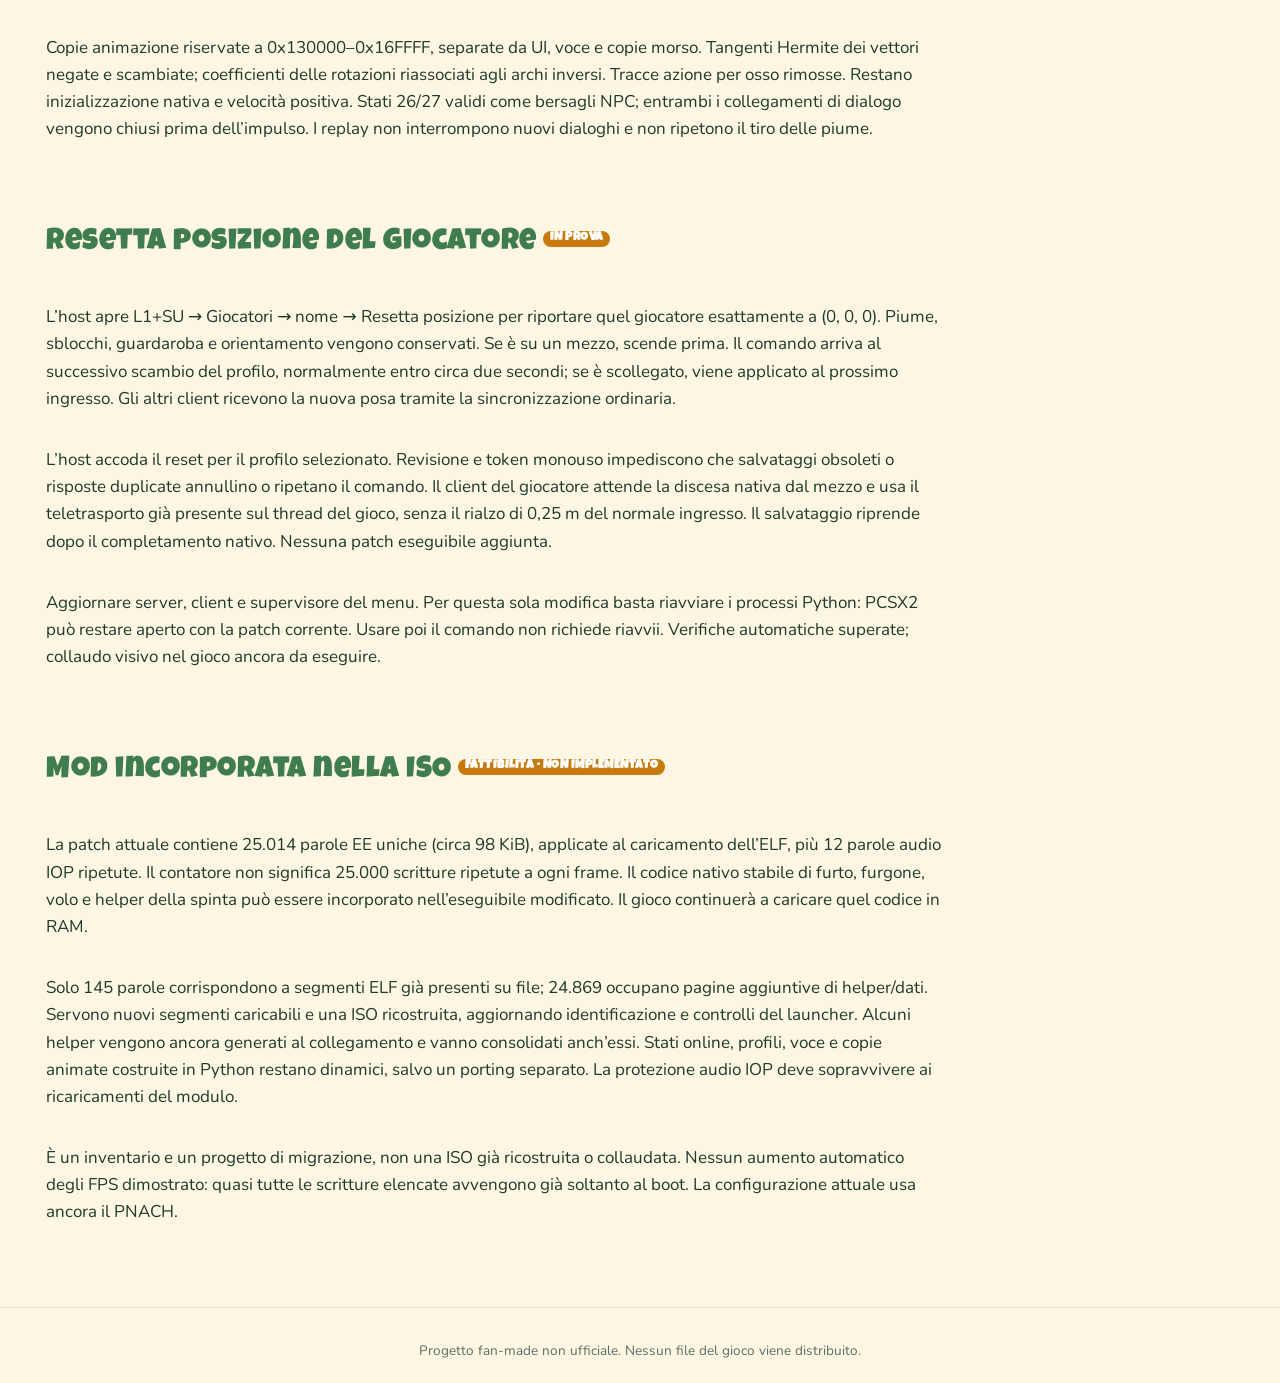
<file: it/engine.html>
<!doctype html>
<html lang="it">
<head>
<meta charset="utf-8">
<meta name="viewport" content="width=device-width, initial-scale=1">
<title>Game engine — Sitting Ducks Online</title>
<link rel="preconnect" href="https://fonts.googleapis.com">
<link href="https://fonts.googleapis.com/css2?family=Luckiest+Guy&family=Nunito:wght@400;700;800&display=swap" rel="stylesheet">
<link rel="stylesheet" href="../style.css">
</head>
<body>
<header>
  <a class="logo" href="index.html">Sitting Ducks Online</a>
  <nav>
    <a href="index.html">Showcase</a>
    <a href="features.html">Features</a>
    <a href="online.html">Online</a>
    <a href="tutorial.html">Tutorial</a>
    <a href="engine.html" aria-current="page">Game engine</a>
    <a href="releases.html">Releases</a>
    <a href="index.html#supporta">Supporta</a>
    <a class="lang" href="../engine.html" lang="en" hreflang="en">EN</a>
  </nav>
</header>
<main>
  <h1>Game engine</h1>
  <p class="lead">Cosa abbiamo scoperto dentro <em>Sitting Ducks</em> per PS2 e come lo usiamo. Gli indirizzi sono dell'ELF europeo
    <code>SLES_521.16</code> (gioco v1.19); i campi tipo <code>+0x334</code> sono spostamenti dentro l'oggetto.</p>
  <p><span class="tag ok">verificato</span> = provato nel gioco · <span class="tag wip">codice</span> = letto nel codice decompilato, non ancora provato in gioco.</p>

  <nav class="card toc" aria-label="Indice">
    <ul>
      <li><a href="#metodo">Metodo e strumenti</a></li>
      <li><a href="#file">Formati dei file</a></li>
      <li><a href="#memoria">Memoria e handle</a></li>
      <li><a href="#classi">Classi e vtable</a></li>
      <li><a href="#creature">Creature e stati</a></li>
      <li><a href="#input">Comandi del pad</a></li>
      <li><a href="#veicoli">Veicoli e traffico</a></li>
      <li><a href="#dati">Dati di partita</a></li>
      <li><a href="#animazioni">Animazioni</a></li>
      <li><a href="#mondo">Mondo: nebbia, streaming, aree</a></li>
      <li><a href="#missioni">Missioni, scene e menu</a></li>
      <li><a href="#salvataggi">Salvataggi</a></li>
      <li><a href="#agganci">Come aggiungiamo codice</a></li>
    </ul>
  </nav>

  <h2 id="metodo">Metodo e strumenti</h2>
  <ul>
    <li><strong>Motore:</strong> Zouna di Asobo Studio, lo stesso di altri giochi Asobo dell'epoca. Nell'ELF i simboli sono stati rimossi,
      ma restano i nomi delle classi (<code>PlayerMove_Z</code>, <code>VehiculeMove_Z</code>…).</li>
    <li><strong>Ghidra</strong> con l'estensione Emotion Engine: 5436 funzioni, tutte decompilate in un unico file in cui si può cercare.</li>
    <li><strong>PINE</strong> di PCSX2 per leggere e scrivere la RAM dal vivo, con un client nostro.</li>
    <li><strong>Istantanee della RAM</strong> prima e dopo un evento (una piuma presa, una curva), confrontate per trovare il campo che cambia.</li>
    <li>Strumenti Python per leggere e riscrivere i container <code>.DPC</code>/<code>.DPS</code> byte per byte, scalare mesh e sostituire file nella ISO.</li>
  </ul>

  <h2 id="file">Formati dei file</h2>
  <table>
    <tr><th>Cosa</th><th>Struttura</th></tr>
    <tr><td>Container DPC/DPS</td><td>intestazione 0x800 (dimensione blocco a 0x100), blocchi fissi: conteggio + risorse [size, CRC classe, CRC nome…], riempimento 0xCD</td></tr>
    <tr><td>Classi risorsa</td><td><code>Mesh_Z</code> ad3c6563, <code>Skin_Z</code> accc13d1, <code>Lod_Z</code> fe97bcec (Lod → Skin)</td></tr>
    <tr><td>Geometria PS2</td><td><code>Mesh_Z</code> contiene solo l'intestazione; i vertici sono nello <code>Skin_Z</code> come pacchetti DMA/VIF <code>UNPACK V4-32</code>, 4 qword per vertice (pesi, flag, posizione, normale). In mezzo ci sono liste di indici delle strip, da non scalare: era la causa dei modelli "stirati".</td></tr>
    <tr><td>Nomi</td><td>hash CRC32 con tabella di caratteri propria (funzione <code>0x251E00</code>)</td></tr>
    <tr><td>Script</td><td>file <code>.TSC</code> in chiaro (<code>INIT.TSC</code>, <code>EVENTS.TSC</code>, <code>MPARAM.TSC</code>…); 130 comandi registrati da <code>0x2EB1D0</code></td></tr>
  </table>

  <h2 id="memoria">Memoria e handle</h2>
  <ul>
    <li><code>gp = 0x0046F3F0</code>.</li>
    <li>Tabella degli handle: <code>*(0x4680FC)+4</code>, voci da 16 byte [generazione, refcount, puntatore]. Handle = <code>indice&lt;&lt;8 | gen</code>;
      <code>0x345070</code> lo risolve, <code>0x251880</code> cambia il refcount (a 0 l'oggetto viene liberato). <span class="tag ok">verificato</span></li>
    <li>RAM libera per il nostro codice: <code>0x98000–0x200000</code>, sempre a zero nel gioco originale.</li>
    <li>Regola d'oro: mai riscrivere una pagina da 4 KB che contiene codice già eseguito, perché il ricompilatore di PCSX2 si chiude. Il codice nuovo va in pagine mai eseguite e i dati in pagine separate.</li>
  </ul>

  <h2 id="classi">Classi e vtable</h2>
  <table>
    <tr><th>Classe</th><th>vtable</th><th>Note</th></tr>
    <tr><td><code>PlayerMove_Z</code></td><td>0x45CCD0</td><td>Bill/Aldo giocatore; update <code>0x20EA70</code></td></tr>
    <tr><td><code>AnonymMove_Z</code></td><td>0x464A50</td><td>civile; update <code>0x3AE900</code></td></tr>
    <tr><td><code>AnonymMgr_Z</code></td><td>0x464D80</td><td>gestore del traffico</td></tr>
    <tr><td><code>V_VESPA</code></td><td>0x464900</td><td>scooter; derivate V_VESPA02–05</td></tr>
    <tr><td><code>V_VOITURE</code></td><td>0x45D8C0</td><td>auto del traffico (anche il nostro furgone)</td></tr>
    <tr><td><code>V_SKATE</code></td><td>0x464270</td><td>skate</td></tr>
    <tr><td><code>MenuInGameDatas_Z</code></td><td>0x466BE0</td><td>menu in gioco e schermate di fine missione</td></tr>
    <tr><td><code>LevelAgent_Z</code></td><td>0x45DF70</td><td>logica della missione (bersaglio <code>+0x1F4</code>)</td></tr>
  </table>
  <p>Gerarchia: <code>LodMove_Z &gt; CreaturesMove_Z &gt; {AnonymMove_Z, FriendsMove_Z &gt; PlayerMove_Z}</code>; <code>LodMove_Z &gt; VehiculeMove_Z &gt; V_DUCK_Move_Z</code>.</p>

  <h2 id="creature">Creature e stati</h2>
  <table>
    <tr><th>Campo</th><th>Significato</th></tr>
    <tr><td><code>+0x220</code></td><td>handle del veicolo guidato</td></tr>
    <tr><td><code>+0x334</code></td><td>stato (0xD salita, 0xF/0x10 guida, 8 volo, 10–12 nuoto, 0x14 caduta, 0x1C investito)</td></tr>
    <tr><td><code>+0x420</code></td><td>posizione</td></tr>
    <tr><td><code>+0xB50</code></td><td>azione corrente; scriverci 0x10 con l'handle in <code>+0x390</code> fa salire su un veicolo <span class="tag ok">verificato</span></td></tr>
    <tr><td><code>+0xB6C</code></td><td>personaggio (cache riempita da <code>0x36A5C0</code>)</td></tr>
    <tr><td><code>+0xB24/+0xB28</code></td><td>rollio e beccheggio in curva</td></tr>
  </table>
  <p>I gestori degli stati sono in una tabella a <code>0x4495E0</code> (49 voci, indice = stato), chiamati da <code>0x392180</code>.
    SALI = <code>0x369610</code>, SCENDI = <code>0x368A90</code>. Le azioni: 9 skate, 0xA–0xC aerei, 0x10 scooter, 0x11–0x14 moto, 0x15 Raoul.</p>

  <h2 id="input">Comandi del pad</h2>
  <p>Riga <code>Input_Z</code> <span class="tag ok">verificato</span>: <code>+1C</code> Triangolo, <code>+1E</code> X, <code>+20</code> L3, <code>+21</code> R3,
    <code>+22/+25</code> su/giù, <code>+23/+24</code> destra/sinistra, <code>+28</code> L1, <code>+29</code> R1. Select si legge solo dal pad grezzo <code>0x476BC2</code> bit 1.</p>

  <h2 id="veicoli">Veicoli e traffico</h2>
  <ul>
    <li>Elenco globale dei veicoli: numero <code>*(0x467940)&gt;&gt;14</code>, array <code>*(0x467944)</code>. Oggetto: <code>+0x71</code> 1 = del giocatore, <code>+0x78</code> tipo.</li>
    <li>Il gestore del traffico ha voci da 0x28 byte: <code>+0xC</code> proprietario, <code>+0x24</code> in uso. Azzerando il proprietario,
      il mezzo rubato non viene più riciclato. <span class="tag ok">verificato</span></li>
    <li><span class="tag wip">codice — 23 ottobre</span> La funzione nativa <code>0x3B4630</code> nasconde le voci attive del civile riciclato.
      L'helper furto a <code>0xFFB00</code> azzera ora il proprietario del veicolo e riserva la voce subito dopo la discesa,
      prima della salita del giocatore. I test eseguono le istruzioni originali di riciclo sui tre PNACH di avvio.</li>
    <li>Riciclo: dopo più di 2 s fuori visuale (<code>civile+0xBF0</code>), nel ciclo <code>0x3B2B00</code>; generazione dei civili in <code>0x3B01A0</code>.</li>
    <li>Generazione deterministica: stesso punto e stesso stato del generatore casuale (<code>0x46783C</code>/<code>0x478200</code>) danno lo stesso civile. È la base del traffico condiviso online.</li>
    <li>NOS: <code>SPEED +B0</code>/<code>ACCEL +A0</code> del veicolo, benzina <code>+7C</code>.</li>
  </ul>

  <h2 id="dati">Dati di partita</h2>
  <p><code>GlobalInGameDatas</code> = <code>*(0x468108)</code>, abbreviato GID.</p>
  <table>
    <tr><td><code>GID+0x1C4C</code></td><td>saldo piume (scriverlo aggiorna anche l'HUD) <span class="tag ok">verificato</span></td></tr>
    <tr><td><code>GID+0x1C5C</code></td><td>inventario/sblocchi, voci 0x24: posseduto, nome, descrizione, scheda, icona</td></tr>
    <tr><td><code>GID+0x1A8C/+0x1A90</code></td><td>segni delle missioni su radar e mappa</td></tr>
    <tr><td><code>GID+0x1A70</code></td><td>distanza massima dal bersaglio durante la missione</td></tr>
    <tr><td><code>0x467958</code></td><td>AnonymPause: nasconde tutti i civili</td></tr>
  </table>

  <h2 id="animazioni">Animazioni</h2>
  <p>L'id dell'animazione si traduce in un <code>Animation_Z</code> attraverso una mappa di hash (<code>0x268910</code>); <code>0x3936A0</code> la fa partire.
    Ogni traccia ha l'osso e le chiavi di rotazione (quaternioni a 12 bit). Le tracce con una sola chiave sono pose fisse.
    Le animazioni sono condivise da tutti i personaggi: per tenere aperta la bocca di un solo coccodrillo ne usiamo una copia privata.</p>

  <p><span class="tag wip">codice</span> Rincorsa remota, 22 ottobre: stato 24 (<code>RunScary</code>, <code>0x3A9100</code>)
    seleziona la clip <code>0x1E</code>, poi ricalcola il movimento a <code>0x3A937C</code> e scrive la velocità di riproduzione tramite
    <code>0x393870</code> (<code>PlayAnim+0x28</code>). Il controllo neutro del burattino può azzerarla anche con la clip corretta selezionata.
    Una traccia live conferma clip corretta e movimento nullo nel client ricevente. L'aggancio online del movimento copre
    ora la rincorsa oltre a cammino e corsa. Regressioni delle chiamate native superate;
    conferma visiva nel gioco ancora pendente.</p>

  <h2 id="mondo">Mondo: nebbia, streaming, aree</h2>
  <ul>
    <li>Nebbia: <code>HFog_Z +0xF8</code> = raggio senza nebbia; con 2 giocatori la portiamo a 2000.</li>
    <li>La coda grafica ha due buffer alternati per frame. Con troppi oggetti la parte finale sfora e il VIF1 resta bloccato: era il "blocco" del co-op.</li>
    <li>Aree chiuse: le transenne sono oggetti nascosti dagli eventi <code>CACHE_DECOR</code>; <code>0x2A5530</code> nasconde un nodo, <code>0x2A5640</code> lo mostra.</li>
    <li>Sottolivelli: <code>REquestSubLevel</code> fallisce se la zona è già in memoria. Online la teniamo sempre caricata, quindi una guardia lo corregge (era il nero dopo la scena della missione 12).</li>
  </ul>

  <h2 id="missioni">Missioni, scene e menu</h2>
  <ul>
    <li>Le scene (<code>RtcScripted_Z</code>, update <code>0x3C8380</code>) si saltano sul fronte di un byte del pad: lo deviamo per far valere il salto per tutti.</li>
    <li>Le schermate di fine missione sono pagine del menu (update <code>0x3EA6A0</code>): risultati, fallita (Riavvia/Continua), Salva/Continua.</li>
    <li>Allontanarsi dal bersaglio fa fallire la missione: il controllo è in <code>0x3D37A0</code>.</li>
  </ul>

  <h2 id="salvataggi">Salvataggi</h2>
  <p>Blocco da 16 KB: dati, byte di versione a <code>0x3FFB</code> (l'edizione europea vuole 100) e CRC32 a <code>0x3FFC</code> calcolato da <code>0x251E70</code>.
    I salvataggi USA si convertono in europei cambiando versione e CRC. <span class="tag ok">verificato</span></p>

  <h2 id="agganci">Come aggiungiamo codice</h2>
  <p>Il nostro codice MIPS (scritto con un piccolo assemblatore in Python) entra nel gioco con le patch PNACH di PCSX2, nella RAM libera.
    Si aggancia a catene di funzioni chiamate ogni frame (l'update del traffico a <code>0x464DAC</code>, l'HUD a <code>0x464DF4</code>)
    oppure sostituendo una voce di vtable con un wrapper che chiama l'originale. Ogni funzione ha la sua pagina di codice e la sua pagina di dati.</p>
  <p><span class="tag wip">codice</span> Nel confezionamento, l'aggiornamento della protezione audio IOP conserva ora le patch EE successive.
    Prima eliminava tutto dopo il proprio marcatore. Regressioni verificano anche l'aggancio della rincorsa nel pacchetto completo.</p>

  <p class="card"><small>Questa pagina riassume gli appunti di ricerca del progetto. Ogni voce ha prove, limiti e storico nei documenti di lavoro.</small></p>

  <h2 id="online-schema14">Missioni, guardaroba e oggetti online <span class="tag wip">in prova</span></h2>
  <p>Free Play blocca l'avvio missioni e filtra la funzione condivisa di ricerca dei segni per radar e mappa,
    senza modificare gli array nativi. Il guardaroba usa una maschera di scelte consentite per zona;
    gli ID degli accessori derivano dai nomi risorsa, separati dall'equipaggiamento.</p>
  <p>Il negozio originale passa da interazione oggetto a menu acquisto nativo. Le nuove offerte usano
    modelli grafici clonati senza agenti di raccolta: il server conferma lo sblocco e la spesa prima di
    applicarli. La rimozione stacca il modello e rilascia il riferimento della factory.</p>
  <p><span class="tag wip">codice e RAM live · 23 ottobre 2026</span> L'interazione negozio <code>0x3658A0</code> controlla la tabella nomi <code>0x4492F0/0x4492F4</code> e il byte posseduto <code>GID+0x1C5C+item*0x24</code>. Solo il byte zero raggiunge l'apertura menu <code>0x3D5CA0</code>. Il giocatore segnalato aveva già ogni oggetto acquistabile sia in RAM sia nel profilo server. Nessuna modifica al codice in esecuzione o ai possessi; acquisto con oggetto non posseduto ancora da verificare visivamente.</p>
  <p>La spinta usa la caduta nativa e la velocità fisica nella direzione del colpitore, invece di spostare
    direttamente il bersaglio. La riproduzione inversa imposta il cursore alla durata della clip e la
    velocità negativa. Questi percorsi sono verificati nel codice e nei test; resta il collaudo nel gioco.</p>

  <h2 id="voice-speed">Velocità massima a piedi e bocca <span class="tag wip">in prova</span></h2>
  <p>La correzione avvolge il getter nativo della velocità massima <code>0x36AC60</code> e ne moltiplica
    il risultato separatamente per player e civili. Gli update conservano il tempo originale; volo e guida
    sono esclusi. Il vecchio moltiplicatore del tempo influiva sull'accelerazione.</p>
  <p>La voce recupera la clip nativa Talk senza entrare nello stato dialogo. Copie dell'animazione corrente
    sostituiscono soltanto le rotazioni della bocca con quelle di Talk, in buffer privati. Il wrapper PlayAnim
    seleziona la copia durante l'update, poi ripristina la clip originale e mantiene il callback coccodrilli.
    Tracce del corpo, stato movimento e cursore restano intatti. Clip incompatibili e pose con prede saltano
    lo strato. Quad dell'HUD nativo disegnano il microfono anche con menu online chiuso.</p>
  <h2 id="l1-controls">Tap L1 e combinazioni <span class="tag wip">in prova</span></h2><p>Il guardaroba conserva un tap pendente per player e cambia stato solo al rilascio. Un altro pulsante annulla l'intera pressione, anche durante salita/cambio stato. L1+SU prende il focus prima del mascheramento frecce, senza far comparire il guardaroba; L1+DESTRA usa il selettore nativo dei personaggi. Il wrapper spinta inoltra Cerchio intatto se L1 non è premuto. Rimosse le scorciatoie per orologio e restituzione dei mezzi; opzioni host e interazioni ordinarie restano.</p>
  <h2 id="offline-isolation">Single player e impostazioni server <span class="tag wip">in prova</span></h2>
  <p>Il blocco NPC conteneva salti di ritorno al vecchio codice, spostato quando è stata rimossa una scorciatoia: ora blocco principale e aiutanti vengono rigenerati insieme. La lettura dei segni missione ha sette argomenti EE: il filtro deve conservarli tutti, inclusi i puntatori di uscita dell’icona. Le nuove prove eseguono le parole dei file PNACH e il corpo originale della funzione, così una routine ricostruita dai sorgenti non nasconde un file obsoleto.</p>
  <p>L’utente ha confermato che civili e missioni ora funzionano dopo il nuovo avvio. Resta da collaudare l’isolamento completo delle opzioni host (volo, sblocchi, accessori, velocità e orario dopo l’uscita). La suite delle correzioni offline ha superato 650 test, uno saltato. Usare normali salvataggi memory card invece dei vecchi stati dell’emulatore.</p>
  <h2 id="select-help">Comandi mentre tieni Select <span class="tag wip">in prova</span></h2>
  <p>L’helper caricato al boot a 0x17E000 legge Select dal pad raw P1 0x476BC2, maschera 1 attiva bassa. Disegna dopo la catena HUD esistente usando testo e rettangolo nativi e un contesto UI privato a 0x182000–0x183FFF. Non modifica input o stato del gioco; microfono e buffer delle animazioni della bocca restano separati. Nessuna patch eseguibile viene applicata a caldo.</p>
  <p>Chiudi completamente PCSX2 e riavvia con il pacchetto aggiornato, poi carica un normale salvataggio memory card. I vecchi stati dell’emulatore contengono il codice precedente. La suite complessiva supera 660 test, uno saltato; leggibilità nel gioco e pad fisico ancora da collaudare.</p>
  <h2 id="microphone-size-23oct">Microfono: dimensioni corrette e posizione a sinistra <span class="tag ok">correzione confermata</span></h2>
  <p>Il grande quadrato rosso/verde era il microfono: il renderer richiede due angoli, mentre l’icona gli passava origine e dimensioni. Corrette le coordinate dei sei rettangoli; l’utente ha confermato le dimensioni corrette. Su sua richiesta l’icona è ora in basso a sinistra. La correzione è stata applicata al P1 aperto cambiando soltanto dati grafici, senza riavvio o modifica del codice in esecuzione. Spento rosso, acceso verde; L1+GIÙ resta invariato. La lista Select resta in basso a destra.</p>
  <h2 id="freeplay-entry-23oct">Free Play: blocco dei volumi missione prima della transizione <span class="tag wip">in prova</span></h2>
  <p>Il gancio di boot a 37F4F0 intercetta l’ingresso AgentMission prima del salvataggio dell’azione, di 389DE0 e del fade93. Helper 17F000, trampolino 17F080; attivo solo con MAGIC, enable, Free Play e GID della sessione validi. Il precedente 3801A0 è un callback a dissolvenza terminata. Ora il flag modalità viene aggiornato prima di attendere una conferma EE in corso; il controllo del launcher rifiuta le patch prive del nuovo gancio. Nessun codice eseguibile già usato è riscritto per il recupero.</p>
  <p>Serve un avvio completo di PCSX2 con il pacchetto aggiornato e un normale salvataggio memory card; non caricare vecchi savestate. Nelle istanze precedenti il volume rimane difettoso anche dopo aver tolto il nero. La prova automatica esegue il corpo originale dell’ingresso; il nuovo attraversamento nel gioco resta da confermare.</p>

  <h2 id="interactions-23oct">Interazioni online — schema 15 <span class="tag wip">in prova</span></h2>
  <p>Dopo la correzione input l’utente ha segnalato crash/disconnessione di tutti i player, anche a piedi senza skate. I log mostrano una spinta a vuoto accettata, poi l’handle del gioco non valido; il server resta acceso. La clip al contrario poteva restare attiva dopo la scadenza. Il nuovo candidato riproduce lo stesso movimento nativo in avanti e ripristina esplicitamente idle, dando precedenza a danni e mezzi. Non richiede il possesso dello skate. La risoluzione della disconnessione resta da confermare nel gioco.</p>
  <p>Riscontro successivo: entrambi i client hanno registrato almeno 28 spinte, sei contro NPC, senza nuove disconnessioni. I campioni RAM mostrano riproduzione in avanti e ritorno a idle. È una verifica della sequenza osservata; conferma visiva e collaudo delle altre interazioni restano aperti.</p>
  <p>Il primo collaudo dell’utente ha ancora trovato la spinta assente. Individuato e corretto lo scambio fra riga del controller e contesto gameplay: Cerchio è row+1D, mentre contesto+2D è il suo fronte. Lo stesso errore faceva leggere Cerchio e un timer come L1+Triangolo nella salita. La nuova regressione esegue il decoder originale del pad; la correzione richiede un altro avvio completo e resta in prova.</p>
  <p>Il wrapper input riconosce P1 da 0x1F7750: 0x17C094 conserva L1+Cerchio a piedi, 0x17C09C conserva Cerchio in guida. Il gate 0x39B8C8 impedisce raccolte manuali online; gli snapshot rimuovono il sedile e i client attendono il distacco reale.</p>
  <p>Il selettore corsa 0x3A2460 usa sia 0x3936A0 sia il blend 0x3937F0: il secondo scavalcava l’animazione autorevole. Nuovi wrapper 0x17B500/600 proteggono anche quel percorso. Il setter velocità 0x393870 mantiene +1 durante la spinta. Alla scadenza il client toglie l’override e richiede idle sul thread del gioco; danni e stati sui mezzi hanno precedenza.</p>
  <p>Il guard 0x17F400 scorre GID+0x1A8C/+0x1A90 e nasconde soltanto i nodi dei segni missione riattivati. Il decoder rotazioni 0x2E6570 usa quattro componenti con segno a 12 bit e scala 0,0005. La bocca conserva i bit alti, normalizza il quaternione, amplifica l’angolo e usa due chiavi costanti per osso, senza cambiare corpo o cursore.</p>
  <p>693 test online eseguiti: 692 passati, uno saltato. Prova TCP su due client e ingresso tardivo; istruzioni native e formato delle rotazioni verificati. Ultima correzione del crash e resa visiva restano da confermare nel gioco.</p>
  <h2 id="push-refinements-23oct">Rifiniture spinta — schema 16 <span class="tag ok">confermato</span></h2>
  <p>L’utente ha confermato nel gioco reverse, spinta agli NPC in dialogo e regole piume NPC/player. La nuova taratura parte da metà clip inversa e riproduce la metà restante a 1,25× (circa 0,27 secondi). Loop disabilitato; durata dell’evento di rete separata da quella visiva. L’utente ha confermato anche questa taratura nel gioco dopo l’avvio completo.</p>
  <p>L’utente conferma che la spinta funziona senza disconnessioni. Il candidato ripristina il movimento inverso con una copia privata delle chiavi invertite, mentre il motore scorre normalmente in avanti. Interrompe anche la conversazione dell’NPC colpito prima della caduta. Le papere NPC lasciano tre piume con probabilità del 10%, decisa una sola volta dal server; i player mantengono la perdita sempre attiva, entro saldo e disponibilità del pool.</p>
  <p>Copie animazione riservate a 0x130000–0x16FFFF, separate da UI, voce e copie morso. Tangenti Hermite dei vettori negate e scambiate; coefficienti delle rotazioni riassociati agli archi inversi. Tracce azione per osso rimosse. Restano inizializzazione nativa e velocità positiva. Stati 26/27 validi come bersagli NPC; entrambi i collegamenti di dialogo vengono chiusi prima dell’impulso. I replay non interrompono nuovi dialoghi e non ripetono il tiro delle piume.</p>
  <h2 id="reset-position-23oct">Resetta posizione del giocatore <span class="tag wip">in prova</span></h2>
  <p>L’host apre L1+SU → Giocatori → nome → Resetta posizione per riportare quel giocatore esattamente a (0, 0, 0). Piume, sblocchi, guardaroba e orientamento vengono conservati. Se è su un mezzo, scende prima. Il comando arriva al successivo scambio del profilo, normalmente entro circa due secondi; se è scollegato, viene applicato al prossimo ingresso. Gli altri client ricevono la nuova posa tramite la sincronizzazione ordinaria.</p>
  <p>L’host accoda il reset per il profilo selezionato. Revisione e token monouso impediscono che salvataggi obsoleti o risposte duplicate annullino o ripetano il comando. Il client del giocatore attende la discesa nativa dal mezzo e usa il teletrasporto già presente sul thread del gioco, senza il rialzo di 0,25 m del normale ingresso. Il salvataggio riprende dopo il completamento nativo. Nessuna patch eseguibile aggiunta.</p>
  <p>Aggiornare server, client e supervisore del menu. Per questa sola modifica basta riavviare i processi Python: PCSX2 può restare aperto con la patch corrente. Usare poi il comando non richiede riavvii. Verifiche automatiche superate; collaudo visivo nel gioco ancora da eseguire.</p>

  <h2 id="embedded-iso-23oct">Mod incorporata nella ISO <span class="tag wip">fattibilità · non implementato</span></h2>
  <p>La patch attuale contiene 25.014 parole EE uniche (circa 98 KiB), applicate al caricamento dell’ELF, più 12 parole audio IOP ripetute. Il contatore non significa 25.000 scritture ripetute a ogni frame. Il codice nativo stabile di furto, furgone, volo e helper della spinta può essere incorporato nell’eseguibile modificato. Il gioco continuerà a caricare quel codice in RAM.</p>
  <p>Solo 145 parole corrispondono a segmenti ELF già presenti su file; 24.869 occupano pagine aggiuntive di helper/dati. Servono nuovi segmenti caricabili e una ISO ricostruita, aggiornando identificazione e controlli del launcher. Alcuni helper vengono ancora generati al collegamento e vanno consolidati anch’essi. Stati online, profili, voce e copie animate costruite in Python restano dinamici, salvo un porting separato. La protezione audio IOP deve sopravvivere ai ricaricamenti del modulo.</p>
  <p>È un inventario e un progetto di migrazione, non una ISO già ricostruita o collaudata. Nessun aumento automatico degli FPS dimostrato: quasi tutte le scritture elencate avvengono già soltanto al boot. La configurazione attuale usa ancora il PNACH.</p>
</main>
<footer>Progetto fan-made non ufficiale. Nessun file del gioco viene distribuito.</footer>
</body>
</html>
</file>
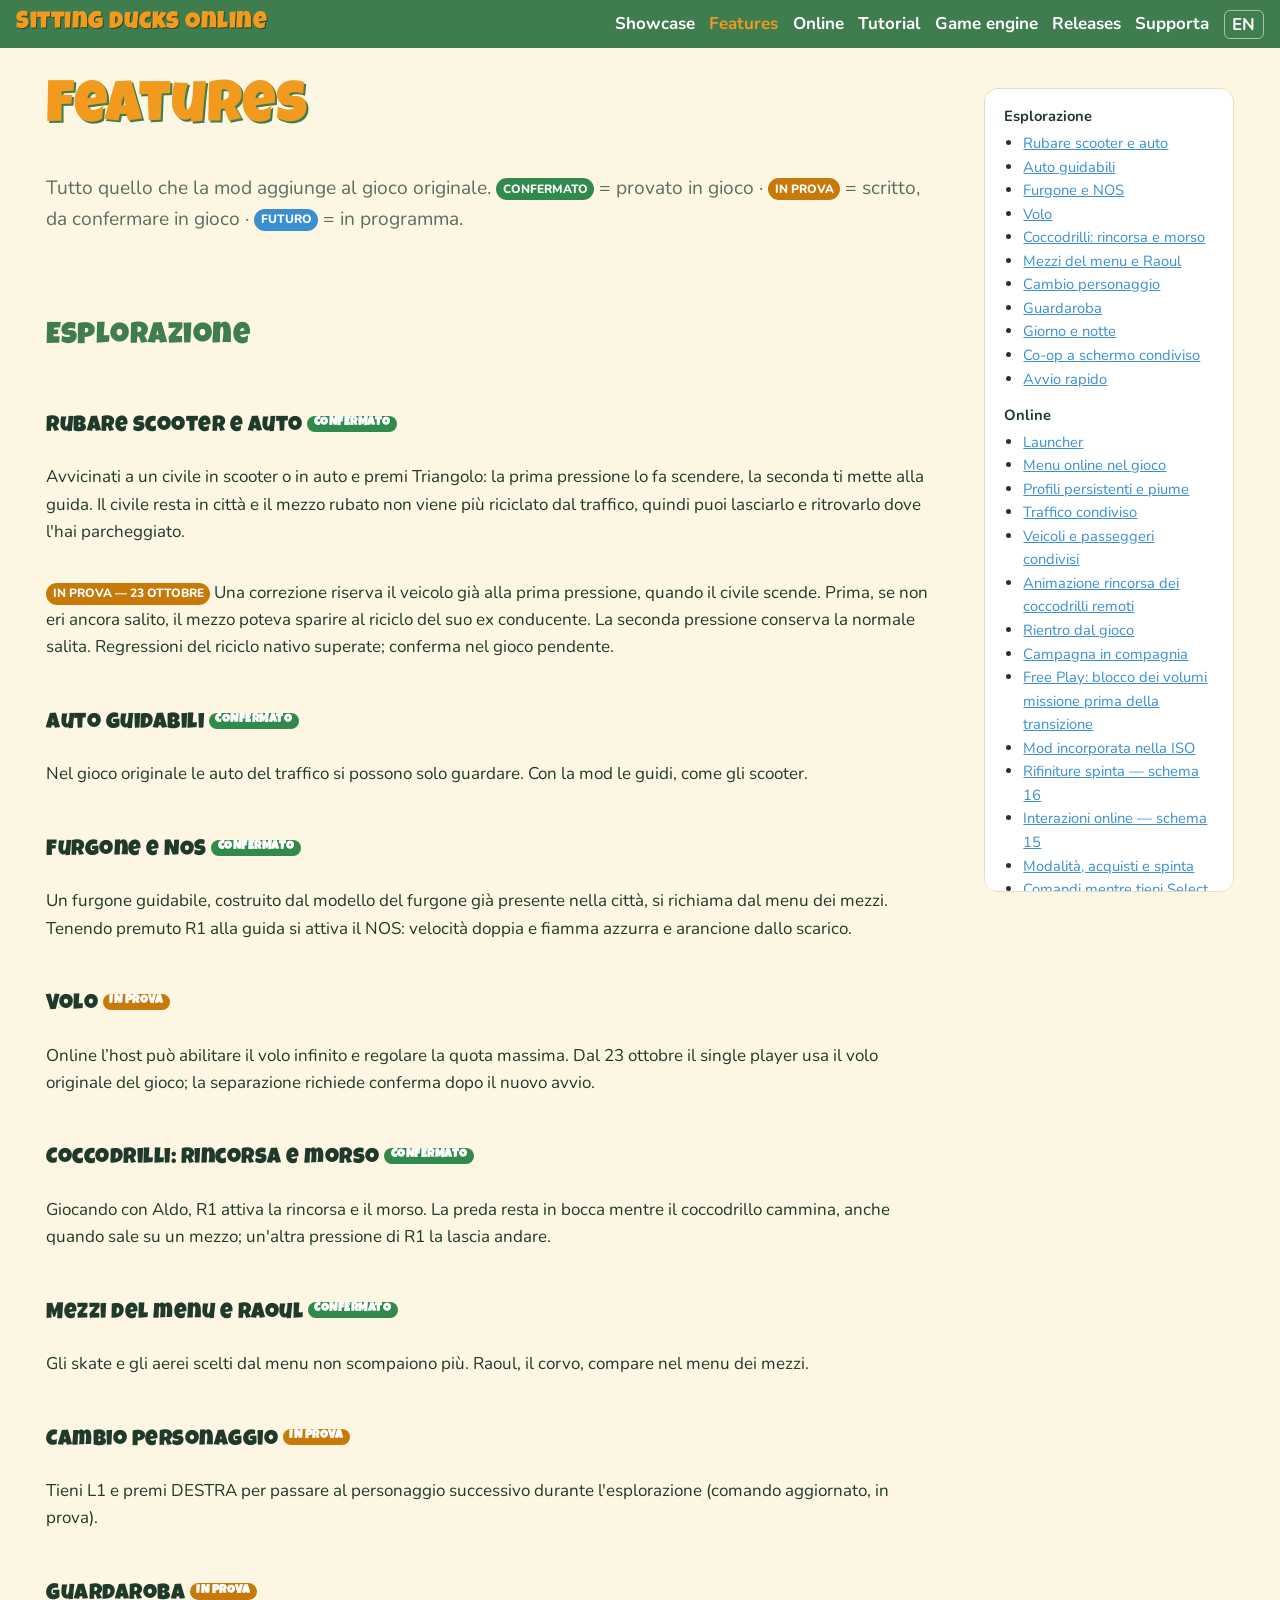
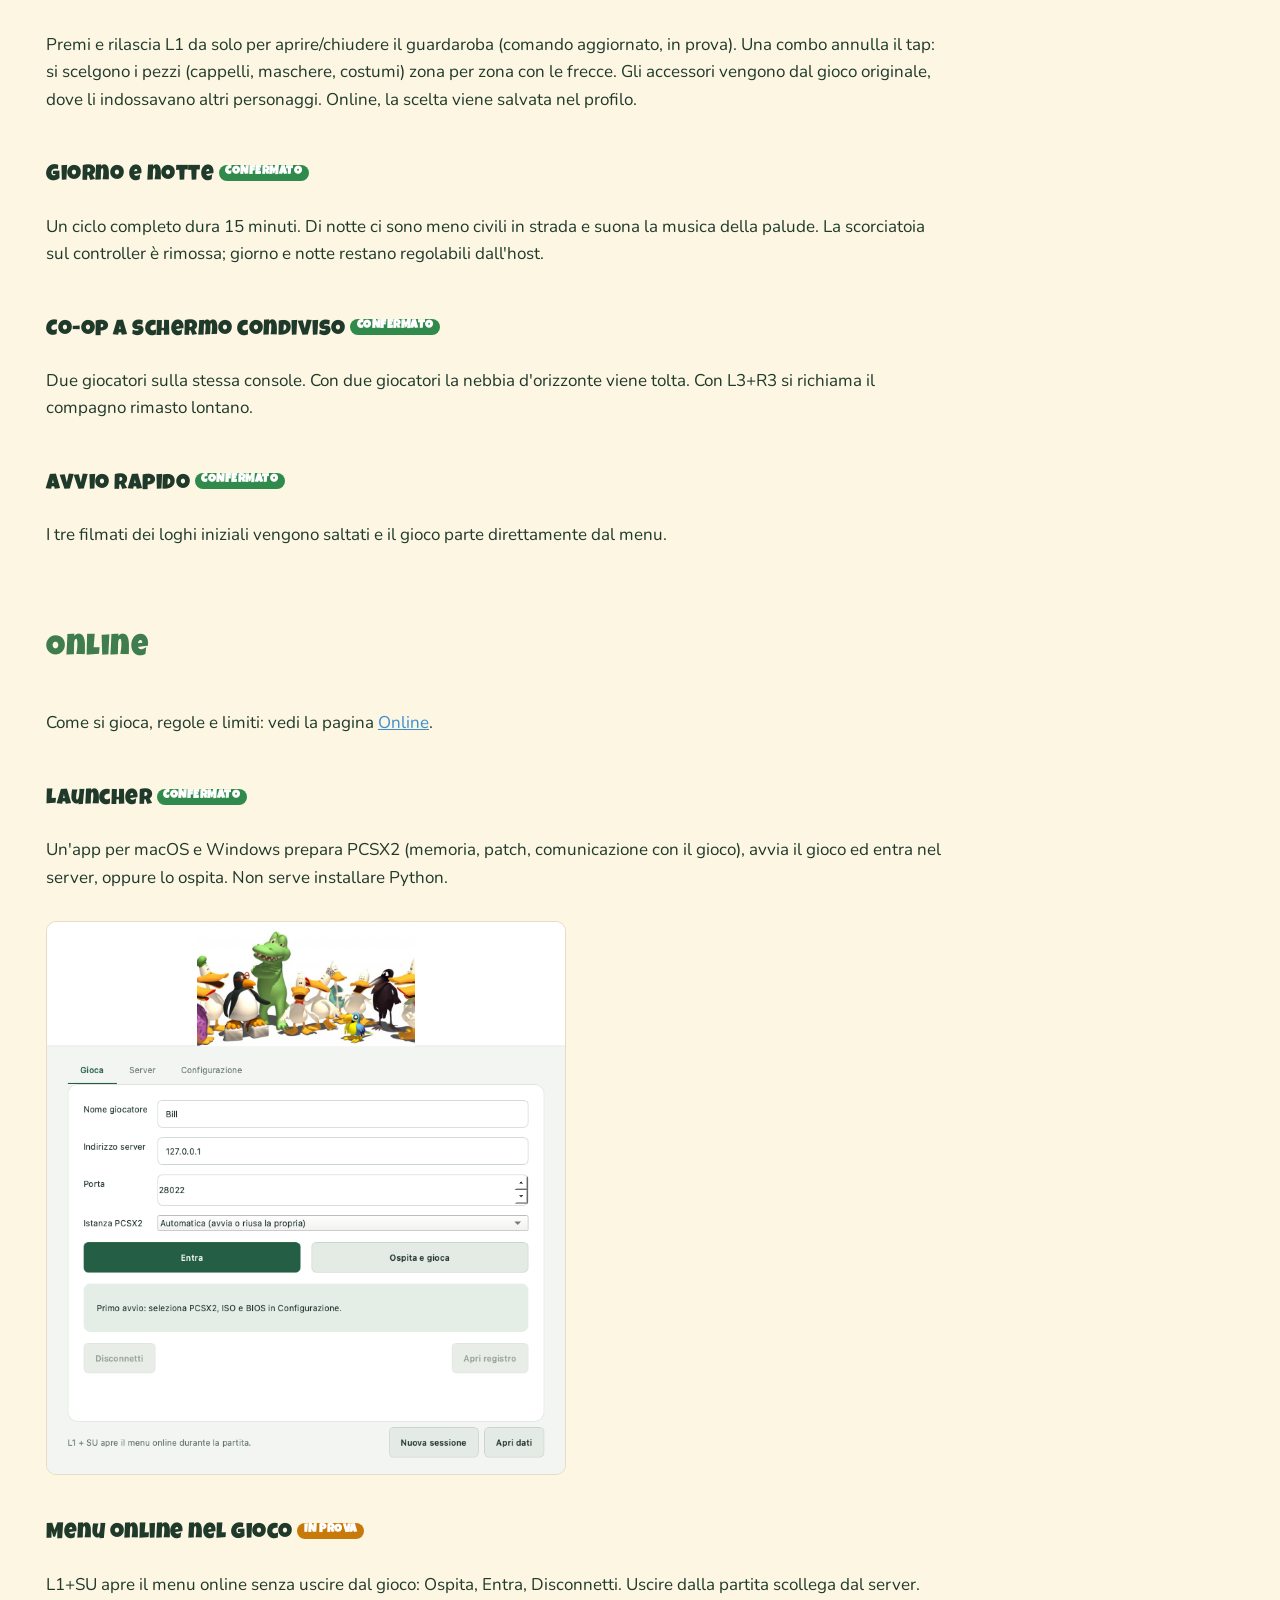
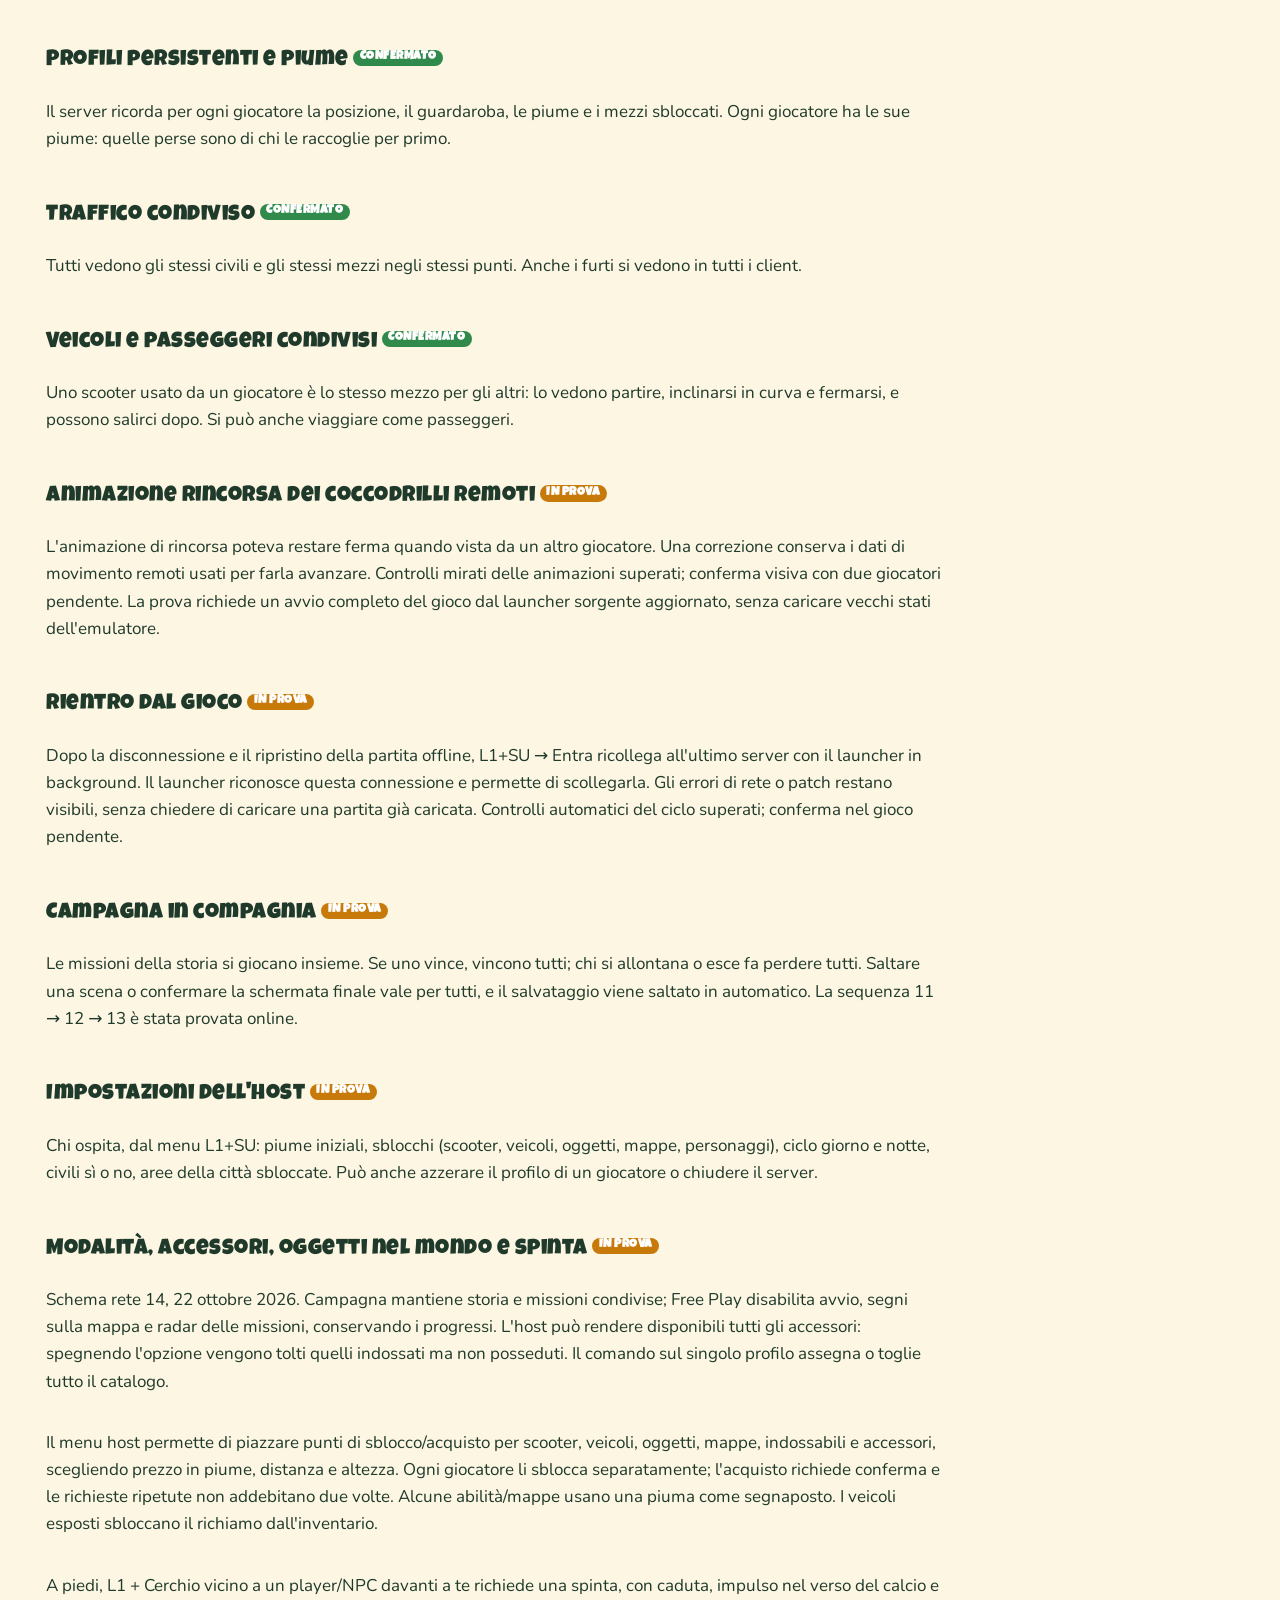
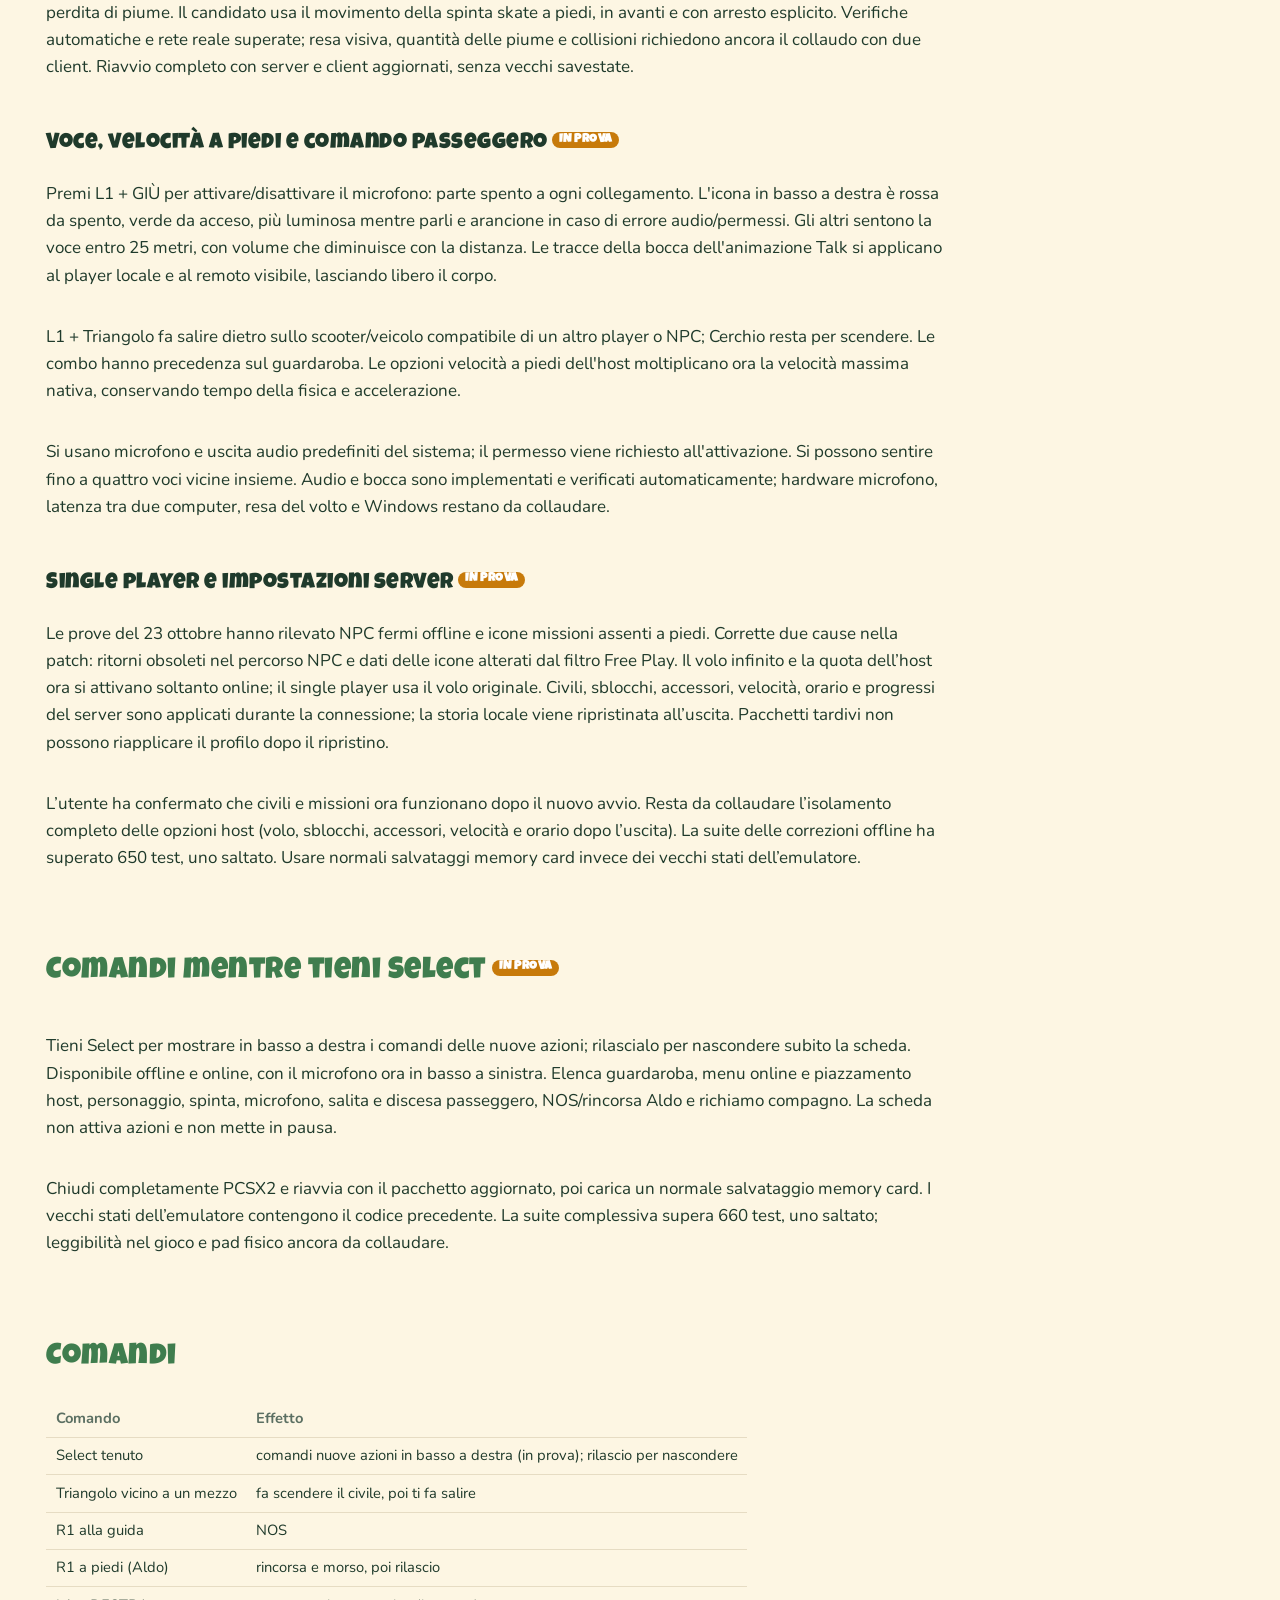
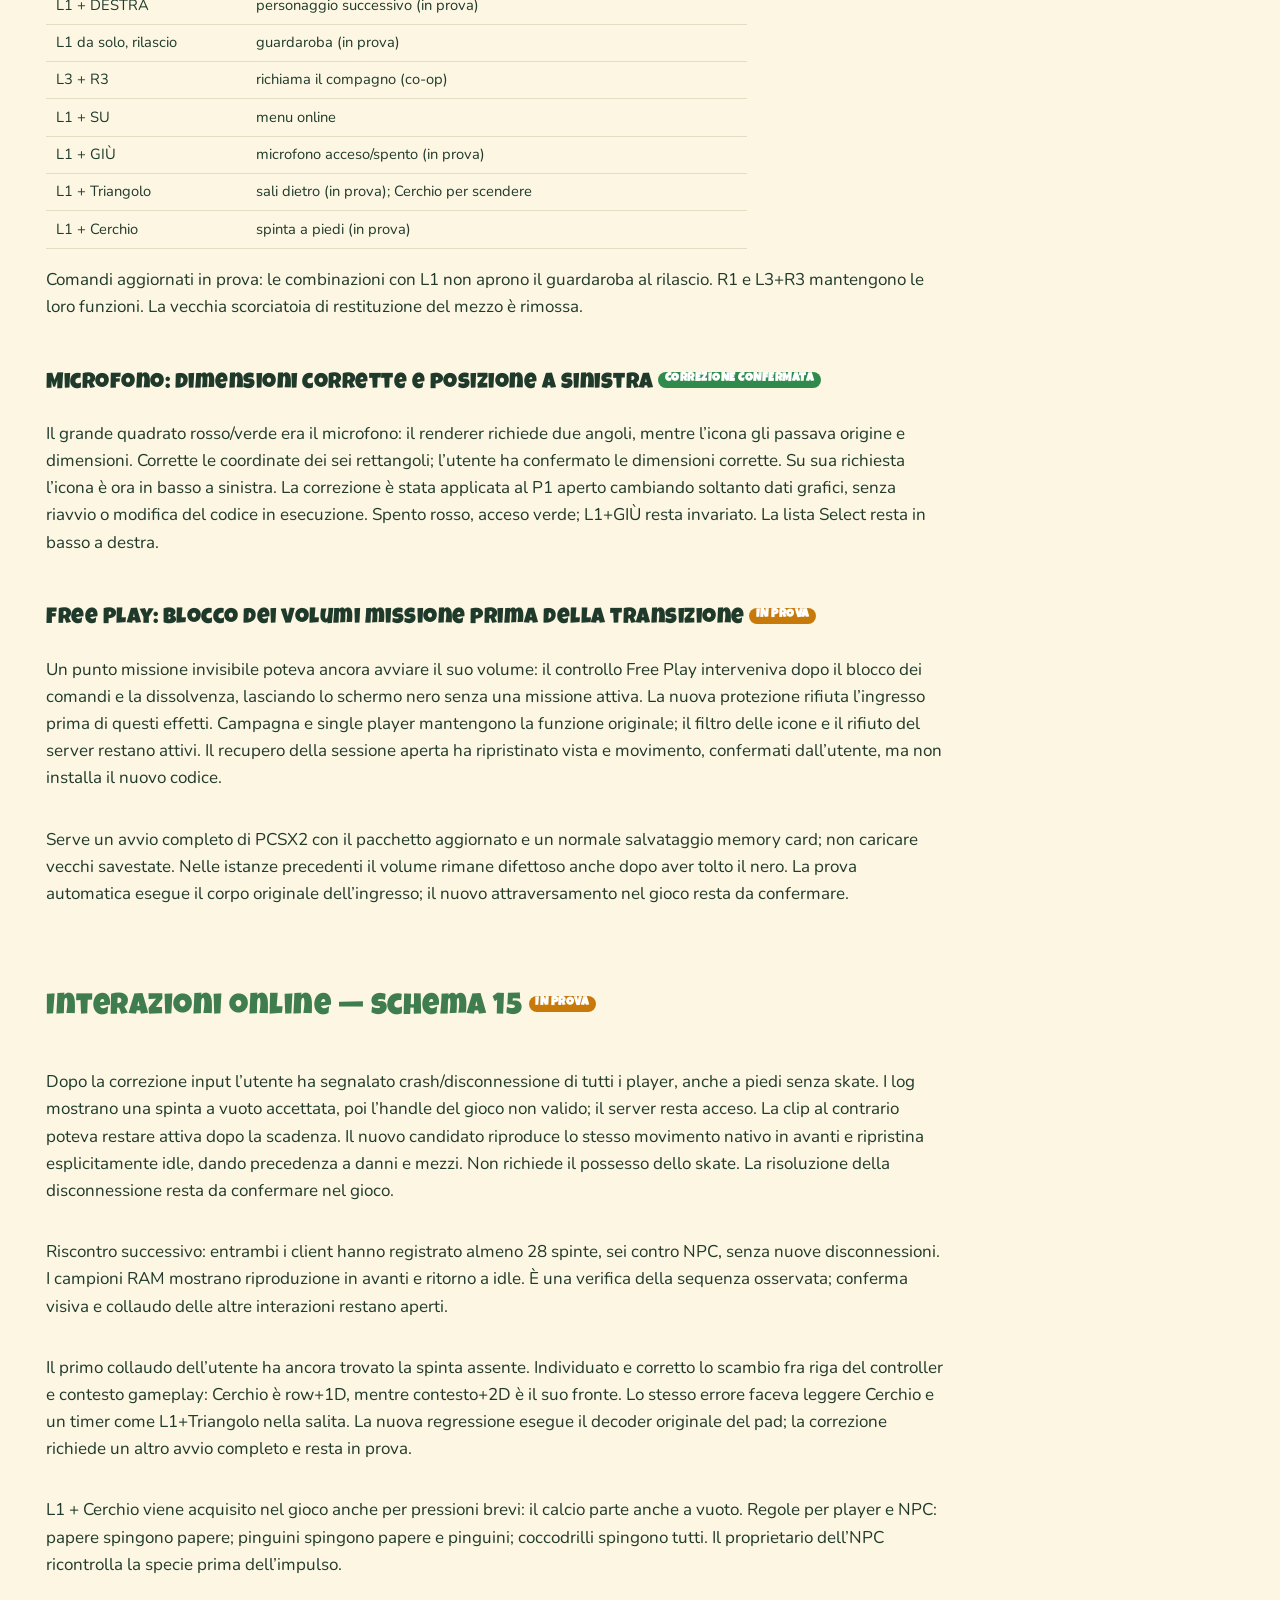
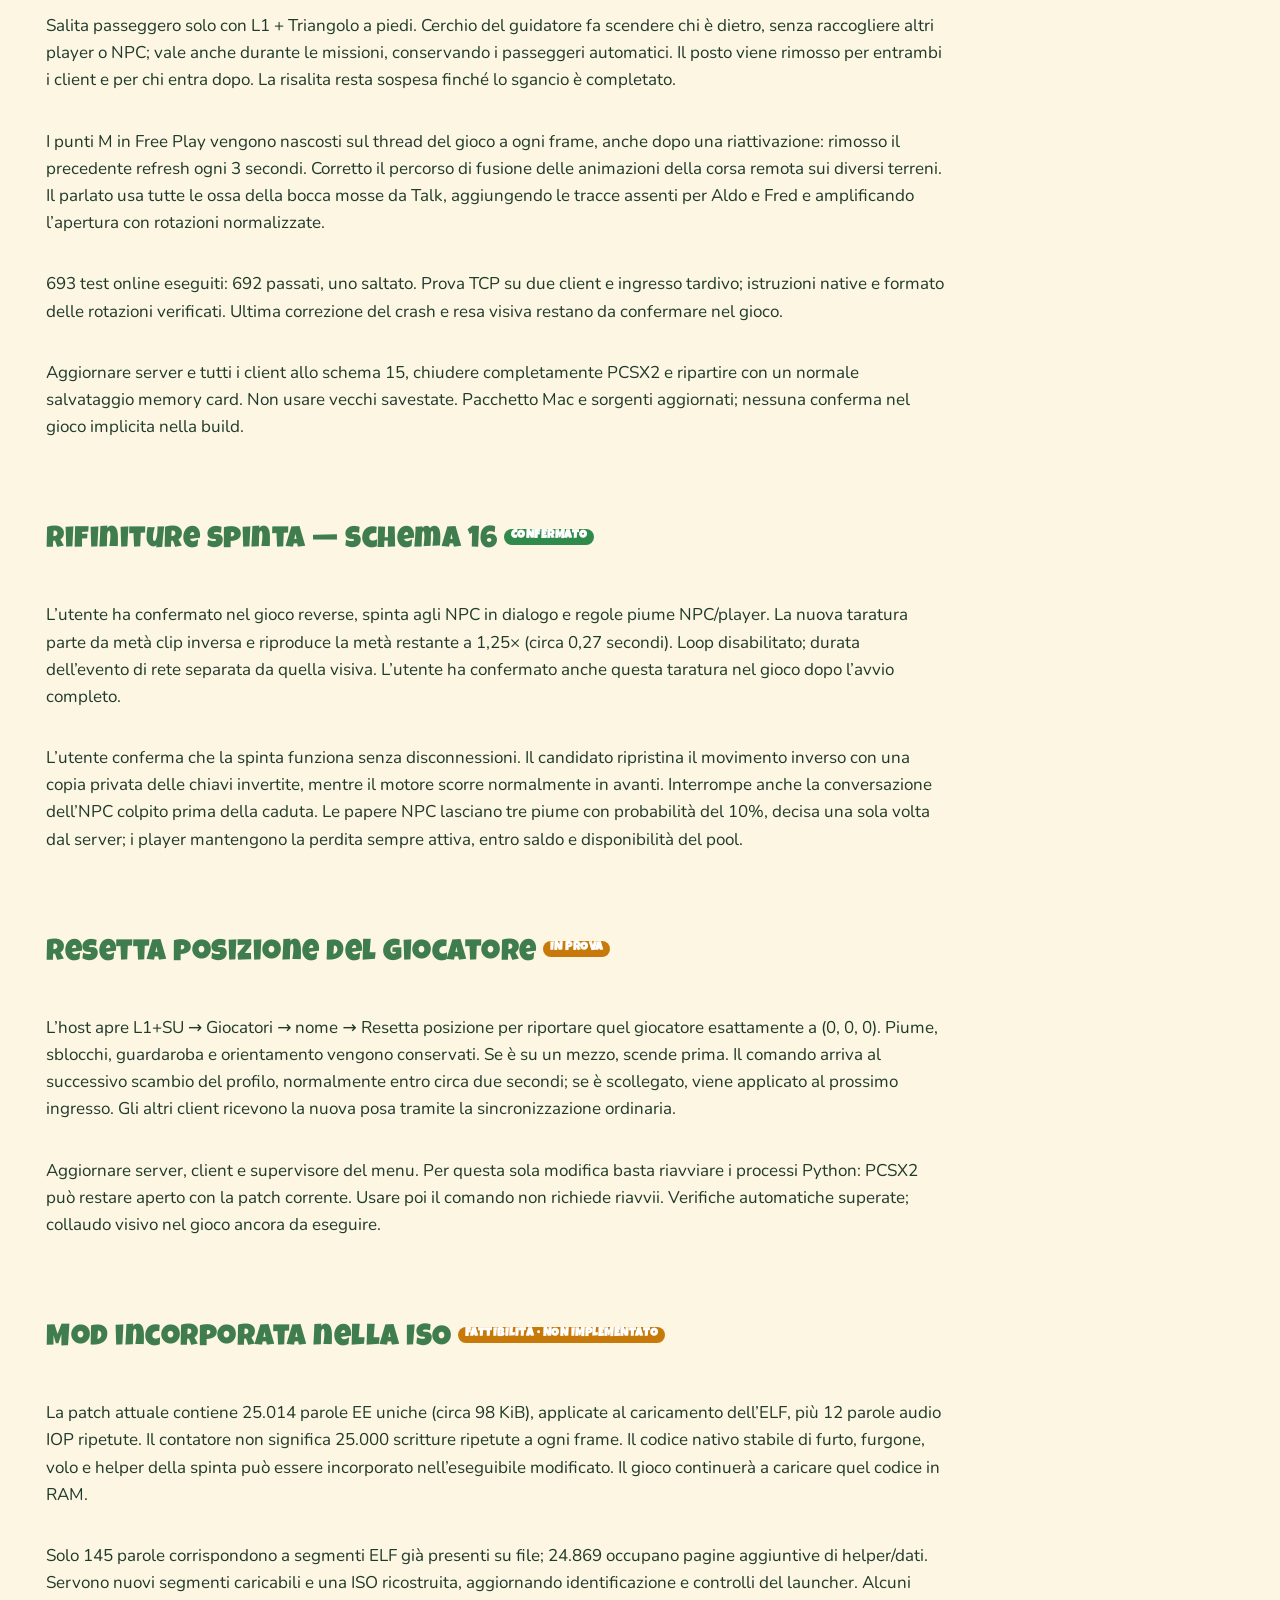
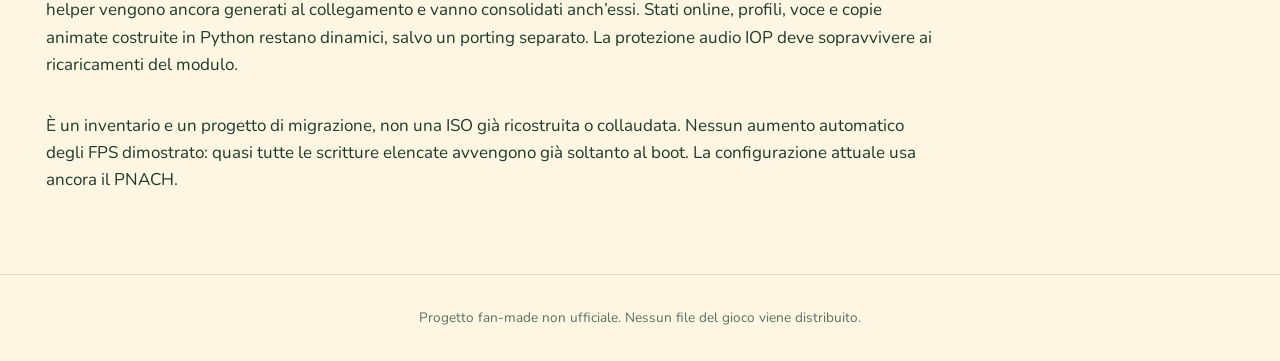
<file: it/features.html>
<!doctype html>
<html lang="it">
<head>
<meta charset="utf-8">
<meta name="viewport" content="width=device-width, initial-scale=1">
<title>Features — Sitting Ducks Online</title>
<link rel="preconnect" href="https://fonts.googleapis.com">
<link href="https://fonts.googleapis.com/css2?family=Luckiest+Guy&family=Nunito:wght@400;700;800&display=swap" rel="stylesheet">
<link rel="stylesheet" href="../style.css">
</head>
<body>
<header>
  <a class="logo" href="index.html">Sitting Ducks Online</a>
  <nav>
    <a href="index.html">Showcase</a>
    <a href="features.html" aria-current="page">Features</a>
    <a href="online.html">Online</a>
    <a href="tutorial.html">Tutorial</a>
    <a href="engine.html">Game engine</a>
    <a href="releases.html">Releases</a>
    <a href="index.html#supporta">Supporta</a>
    <a class="lang" href="../features.html" lang="en" hreflang="en">EN</a>
  </nav>
</header>
<main>
  <h1>Features</h1>
  <p class="lead">Tutto quello che la mod aggiunge al gioco originale.
    <span class="tag ok">confermato</span> = provato in gioco ·
    <span class="tag wip">in prova</span> = scritto, da confermare in gioco ·
    <span class="tag plan">futuro</span> = in programma.</p>
  <!-- Ogni paragrafo ha un <div class="media">: aggiungere <img src="../media/x.png" alt="..."> o
       <video controls src="../media/x.mp4"></video> o <iframe src="https://www.youtube-nocookie.com/embed/ID" allowfullscreen></iframe>.
       Un .media vuoto non viene mostrato. -->

  <nav class="card toc" aria-label="Indice">
    <strong>Esplorazione</strong>
    <ul>
      <li><a href="#furto">Rubare scooter e auto</a></li>
      <li><a href="#auto">Auto guidabili</a></li>
      <li><a href="#furgone">Furgone e NOS</a></li>
      <li><a href="#volo">Volo</a></li>
      <li><a href="#coccodrilli">Coccodrilli: rincorsa e morso</a></li>
      <li><a href="#mezzi">Mezzi del menu e Raoul</a></li>
      <li><a href="#personaggio">Cambio personaggio</a></li>
      <li><a href="#guardaroba">Guardaroba</a></li>
      <li><a href="#giornonotte">Giorno e notte</a></li>
      <li><a href="#coop">Co-op a schermo condiviso</a></li>
      <li><a href="#avvio">Avvio rapido</a></li>
    </ul>
    <strong>Online</strong>
    <ul>
      <li><a href="#launcher">Launcher</a></li>
      <li><a href="#menuonline">Menu online nel gioco</a></li>
      <li><a href="#profili">Profili persistenti e piume</a></li>
      <li><a href="#traffico">Traffico condiviso</a></li>
      <li><a href="#veicolionline">Veicoli e passeggeri condivisi</a></li>
      <li><a href="#rincorsa-online">Animazione rincorsa dei coccodrilli remoti</a></li>
      <li><a href="#riconnessione">Rientro dal gioco</a></li>
      <li><a href="#campagna">Campagna in compagnia</a></li>
      <li><a href="#freeplay-entry-23oct">Free Play: blocco dei volumi missione prima della transizione</a></li>
      <li><a href="#embedded-iso-23oct">Mod incorporata nella ISO</a></li>
      <li><a href="#push-refinements-23oct">Rifiniture spinta — schema 16</a></li>
      <li><a href="#interactions-23oct">Interazioni online — schema 15</a></li>
      <li><a href="#online-additions">Modalità, acquisti e spinta</a></li>
      <li><a href="#select-help">Comandi mentre tieni Select</a></li>
      <li><a href="#microphone-size-23oct">Microfono: dimensioni corrette e posizione a sinistra</a></li>
      <li><a href="#offline-isolation">Single player e impostazioni server</a></li>
      <li><a href="#host">Impostazioni dell'host</a></li>
          <li><a href="#proximity-voice">Voce, velocità e comando passeggero</a></li>
    </ul>
    <strong>Comandi</strong>
    <ul><li><a href="#comandi">Tabella dei comandi</a></li></ul>
  </nav>

  <h2 id="esplorazione">Esplorazione</h2>

  <h3 id="furto">Rubare scooter e auto <span class="tag ok">confermato</span></h3>
  <p>Avvicinati a un civile in scooter o in auto e premi Triangolo: la prima pressione lo fa scendere, la seconda
    ti mette alla guida. Il civile resta in città e il mezzo rubato non viene più riciclato dal traffico, quindi
    puoi lasciarlo e ritrovarlo dove l'hai parcheggiato.</p>
  <div class="media"></div>

  <p><span class="tag wip">in prova — 23 ottobre</span> Una correzione riserva il veicolo già alla prima pressione, quando il civile
    scende. Prima, se non eri ancora salito, il mezzo poteva sparire al riciclo del suo ex conducente.
    La seconda pressione conserva la normale salita. Regressioni del riciclo nativo superate; conferma nel gioco pendente.</p>

  <h3 id="auto">Auto guidabili <span class="tag ok">confermato</span></h3>
  <p>Nel gioco originale le auto del traffico si possono solo guardare. Con la mod le guidi, come gli scooter.</p>
  <div class="media"></div>

  <h3 id="furgone">Furgone e NOS <span class="tag ok">confermato</span></h3>
  <p>Un furgone guidabile, costruito dal modello del furgone già presente nella città, si richiama dal menu dei mezzi. Tenendo premuto R1 alla guida si attiva il NOS: velocità doppia e fiamma azzurra e arancione dallo scarico.</p>
  <div class="media"></div>

  <h3 id="volo">Volo <span class="tag wip">in prova</span></h3>
  <p>Online l’host può abilitare il volo infinito e regolare la quota massima. Dal 23 ottobre il single player usa il volo originale del gioco; la separazione richiede conferma dopo il nuovo avvio.</p>
  <div class="media"></div>

  <h3 id="coccodrilli">Coccodrilli: rincorsa e morso <span class="tag ok">confermato</span></h3>
  <p>Giocando con Aldo, R1 attiva la rincorsa e il morso. La preda resta in bocca mentre il coccodrillo cammina,
    anche quando sale su un mezzo; un'altra pressione di R1 la lascia andare.</p>
  <div class="media"></div>

  <h3 id="mezzi">Mezzi del menu e Raoul <span class="tag ok">confermato</span></h3>
  <p>Gli skate e gli aerei scelti dal menu non scompaiono più. Raoul, il corvo, compare nel menu dei mezzi.</p>
  <div class="media"></div>

  <h3 id="personaggio">Cambio personaggio <span class="tag wip">in prova</span></h3>
  <p>Tieni L1 e premi DESTRA per passare al personaggio successivo durante l'esplorazione (comando aggiornato, in prova).</p>
  <div class="media"></div>

  <h3 id="guardaroba">Guardaroba <span class="tag wip">in prova</span></h3>
  <p>Premi e rilascia L1 da solo per aprire/chiudere il guardaroba (comando aggiornato, in prova). Una combo annulla il tap: si scelgono i pezzi (cappelli, maschere, costumi) zona per zona con le frecce.
    Gli accessori vengono dal gioco originale, dove li indossavano altri personaggi. Online, la scelta viene salvata nel profilo.</p>
  <div class="media"></div>

  <h3 id="giornonotte">Giorno e notte <span class="tag ok">confermato</span></h3>
  <p>Un ciclo completo dura 15 minuti. Di notte ci sono meno civili in strada e suona la musica della palude.
    La scorciatoia sul controller è rimossa; giorno e notte restano regolabili dall'host.</p>
  <div class="media"></div>

  <h3 id="coop">Co-op a schermo condiviso <span class="tag ok">confermato</span></h3>
  <p>Due giocatori sulla stessa console. Con due giocatori la nebbia d'orizzonte viene tolta. Con L3+R3
    si richiama il compagno rimasto lontano.</p>
  <div class="media"></div>

  <h3 id="avvio">Avvio rapido <span class="tag ok">confermato</span></h3>
  <p>I tre filmati dei loghi iniziali vengono saltati e il gioco parte direttamente dal menu.</p>
  <div class="media"></div>

  <h2 id="online">Online</h2>
  <p>Come si gioca, regole e limiti: vedi la pagina <a href="online.html">Online</a>.</p>

  <h3 id="launcher">Launcher <span class="tag ok">confermato</span></h3>
  <p>Un'app per macOS e Windows prepara PCSX2 (memoria, patch, comunicazione con il gioco), avvia il gioco ed entra
    nel server, oppure lo ospita. Non serve installare Python.</p>
  <div class="media"><img src="../media/launcher-gioca.png" alt="Il launcher"></div>

  <h3 id="menuonline">Menu online nel gioco <span class="tag wip">in prova</span></h3>
  <p>L1+SU apre il menu online senza uscire dal gioco: Ospita, Entra, Disconnetti. Uscire dalla partita scollega dal server.</p>
  <div class="media"></div>

  <h3 id="profili">Profili persistenti e piume <span class="tag ok">confermato</span></h3>
  <p>Il server ricorda per ogni giocatore la posizione, il guardaroba, le piume e i mezzi sbloccati. Ogni giocatore
    ha le sue piume: quelle perse sono di chi le raccoglie per primo.</p>
  <div class="media"></div>

  <h3 id="traffico">Traffico condiviso <span class="tag ok">confermato</span></h3>
  <p>Tutti vedono gli stessi civili e gli stessi mezzi negli stessi punti. Anche i furti si vedono in tutti i client.</p>
  <div class="media"></div>

  <h3 id="veicolionline">Veicoli e passeggeri condivisi <span class="tag ok">confermato</span></h3>
  <p>Uno scooter usato da un giocatore è lo stesso mezzo per gli altri: lo vedono partire, inclinarsi in curva
    e fermarsi, e possono salirci dopo. Si può anche viaggiare come passeggeri.</p>
  <div class="media"></div>

  <h3 id="rincorsa-online">Animazione rincorsa dei coccodrilli remoti <span class="tag wip">in prova</span></h3>
  <p>L'animazione di rincorsa poteva restare ferma quando vista da un altro giocatore. Una correzione conserva
    i dati di movimento remoti usati per farla avanzare. Controlli mirati delle animazioni superati; conferma visiva con due giocatori pendente.
    La prova richiede un avvio completo del gioco dal launcher sorgente aggiornato, senza caricare vecchi stati dell'emulatore.</p>
  <div class="media"></div>

  <h3 id="riconnessione">Rientro dal gioco <span class="tag wip">in prova</span></h3>
  <p>Dopo la disconnessione e il ripristino della partita offline, L1+SU → Entra ricollega all'ultimo server con il launcher
    in background. Il launcher riconosce questa connessione e permette di scollegarla. Gli errori di rete o patch restano visibili,
    senza chiedere di caricare una partita già caricata. Controlli automatici del ciclo superati; conferma nel gioco pendente.</p>
  <div class="media"></div>

  <h3 id="campagna">Campagna in compagnia <span class="tag wip">in prova</span></h3>
  <p>Le missioni della storia si giocano insieme. Se uno vince, vincono tutti; chi si allontana o esce fa
    perdere tutti. Saltare una scena o confermare la schermata finale vale per tutti, e il salvataggio viene
    saltato in automatico. La sequenza 11 → 12 → 13 è stata provata online.</p>
  <div class="media"></div>

  <h3 id="host">Impostazioni dell'host <span class="tag wip">in prova</span></h3>
  <p>Chi ospita, dal menu L1+SU: piume iniziali, sblocchi (scooter, veicoli, oggetti, mappe, personaggi), ciclo
    giorno e notte, civili sì o no, aree della città sbloccate. Può anche azzerare il profilo di un giocatore o chiudere il server.</p>
  <div class="media"></div>

  <h3 id="online-additions">Modalità, accessori, oggetti nel mondo e spinta <span class="tag wip">in prova</span></h3>
  <p>Schema rete 14, 22 ottobre 2026. Campagna mantiene storia e missioni condivise; Free Play disabilita
    avvio, segni sulla mappa e radar delle missioni, conservando i progressi. L'host può rendere disponibili
    tutti gli accessori: spegnendo l'opzione vengono tolti quelli indossati ma non posseduti. Il comando
    sul singolo profilo assegna o toglie tutto il catalogo.</p>
  <p>Il menu host permette di piazzare punti di sblocco/acquisto per scooter, veicoli, oggetti, mappe,
    indossabili e accessori, scegliendo prezzo in piume, distanza e altezza. Ogni giocatore li sblocca
    separatamente; l'acquisto richiede conferma e le richieste ripetute non addebitano due volte.
    Alcune abilità/mappe usano una piuma come segnaposto. I veicoli esposti sbloccano il richiamo dall'inventario.</p>
  <p>A piedi, L1 + Cerchio vicino a un player/NPC davanti a te richiede una spinta, con caduta, impulso nel verso
    del calcio e perdita di piume. Il candidato usa il movimento della spinta skate a piedi, in avanti e con arresto esplicito.
    Verifiche automatiche e rete reale superate; resa visiva, quantità delle piume e collisioni richiedono
    ancora il collaudo con due client. Riavvio completo con server e client aggiornati, senza vecchi savestate.</p>
  <div class="media"></div>

  <h3 id="proximity-voice">Voce, velocità a piedi e comando passeggero <span class="tag wip">in prova</span></h3>
  <p>Premi L1 + GIÙ per attivare/disattivare il microfono: parte spento a ogni collegamento. L'icona
    in basso a destra è rossa da spento, verde da acceso, più luminosa mentre parli e arancione in caso di
    errore audio/permessi. Gli altri sentono la voce entro 25 metri, con volume che diminuisce con la distanza.
    Le tracce della bocca dell'animazione Talk si applicano al player locale e al remoto visibile, lasciando libero il corpo.</p>
  <p>L1 + Triangolo fa salire dietro sullo scooter/veicolo compatibile di un altro player o NPC; Cerchio
    resta per scendere. Le combo hanno precedenza sul guardaroba. Le opzioni velocità a piedi dell'host
    moltiplicano ora la velocità massima nativa, conservando tempo della fisica e accelerazione.</p>
  <p>Si usano microfono e uscita audio predefiniti del sistema; il permesso viene richiesto all'attivazione.
    Si possono sentire fino a quattro voci vicine insieme. Audio e bocca sono implementati e verificati
    automaticamente; hardware microfono, latenza tra due computer, resa del volto e Windows restano da collaudare.</p>
  <div class="media"></div>
  <h3 id="offline-isolation">Single player e impostazioni server <span class="tag wip">in prova</span></h3>
  <p>Le prove del 23 ottobre hanno rilevato NPC fermi offline e icone missioni assenti a piedi. Corrette due cause nella patch: ritorni obsoleti nel percorso NPC e dati delle icone alterati dal filtro Free Play. Il volo infinito e la quota dell’host ora si attivano soltanto online; il single player usa il volo originale. Civili, sblocchi, accessori, velocità, orario e progressi del server sono applicati durante la connessione; la storia locale viene ripristinata all’uscita. Pacchetti tardivi non possono riapplicare il profilo dopo il ripristino.</p>
  <p>L’utente ha confermato che civili e missioni ora funzionano dopo il nuovo avvio. Resta da collaudare l’isolamento completo delle opzioni host (volo, sblocchi, accessori, velocità e orario dopo l’uscita). La suite delle correzioni offline ha superato 650 test, uno saltato. Usare normali salvataggi memory card invece dei vecchi stati dell’emulatore.</p>
  <div class="media"></div>

  <h2 id="select-help">Comandi mentre tieni Select <span class="tag wip">in prova</span></h2>
  <p>Tieni Select per mostrare in basso a destra i comandi delle nuove azioni; rilascialo per nascondere subito la scheda. Disponibile offline e online, con il microfono ora in basso a sinistra. Elenca guardaroba, menu online e piazzamento host, personaggio, spinta, microfono, salita e discesa passeggero, NOS/rincorsa Aldo e richiamo compagno. La scheda non attiva azioni e non mette in pausa.</p>
  <p>Chiudi completamente PCSX2 e riavvia con il pacchetto aggiornato, poi carica un normale salvataggio memory card. I vecchi stati dell’emulatore contengono il codice precedente. La suite complessiva supera 660 test, uno saltato; leggibilità nel gioco e pad fisico ancora da collaudare.</p>
  <div class="media"></div>

  <h2 id="comandi">Comandi</h2>
  <table>
    <tr><th>Comando</th><th>Effetto</th></tr>
    <tr><td>Select tenuto</td><td>comandi nuove azioni in basso a destra (in prova); rilascio per nascondere</td></tr>
    <tr><td>Triangolo vicino a un mezzo</td><td>fa scendere il civile, poi ti fa salire</td></tr>
    <tr><td>R1 alla guida</td><td>NOS</td></tr>
    <tr><td>R1 a piedi (Aldo)</td><td>rincorsa e morso, poi rilascio</td></tr>
    <tr><td>L1 + DESTRA</td><td>personaggio successivo (in prova)</td></tr>
    <tr><td>L1 da solo, rilascio</td><td>guardaroba (in prova)</td></tr>
    <tr><td>L3 + R3</td><td>richiama il compagno (co-op)</td></tr>
    <tr><td>L1 + SU</td><td>menu online</td></tr>
    <tr><td>L1 + GIÙ</td><td>microfono acceso/spento (in prova)</td></tr>
    <tr><td>L1 + Triangolo</td><td>sali dietro (in prova); Cerchio per scendere</td></tr>
    <tr><td>L1 + Cerchio</td><td>spinta a piedi (in prova)</td></tr>
  </table>
  <p>Comandi aggiornati in prova: le combinazioni con L1 non aprono il guardaroba al rilascio. R1 e L3+R3 mantengono le loro funzioni. La vecchia scorciatoia di restituzione del mezzo è rimossa.</p>

  <h3 id="microphone-size-23oct">Microfono: dimensioni corrette e posizione a sinistra <span class="tag ok">correzione confermata</span></h3>
  <p>Il grande quadrato rosso/verde era il microfono: il renderer richiede due angoli, mentre l’icona gli passava origine e dimensioni. Corrette le coordinate dei sei rettangoli; l’utente ha confermato le dimensioni corrette. Su sua richiesta l’icona è ora in basso a sinistra. La correzione è stata applicata al P1 aperto cambiando soltanto dati grafici, senza riavvio o modifica del codice in esecuzione. Spento rosso, acceso verde; L1+GIÙ resta invariato. La lista Select resta in basso a destra.</p>
  <div class="media"></div>
  <h3 id="freeplay-entry-23oct">Free Play: blocco dei volumi missione prima della transizione <span class="tag wip">in prova</span></h3>
  <p>Un punto missione invisibile poteva ancora avviare il suo volume: il controllo Free Play interveniva dopo il blocco dei comandi e la dissolvenza, lasciando lo schermo nero senza una missione attiva. La nuova protezione rifiuta l’ingresso prima di questi effetti. Campagna e single player mantengono la funzione originale; il filtro delle icone e il rifiuto del server restano attivi. Il recupero della sessione aperta ha ripristinato vista e movimento, confermati dall’utente, ma non installa il nuovo codice.</p>
  <p>Serve un avvio completo di PCSX2 con il pacchetto aggiornato e un normale salvataggio memory card; non caricare vecchi savestate. Nelle istanze precedenti il volume rimane difettoso anche dopo aver tolto il nero. La prova automatica esegue il corpo originale dell’ingresso; il nuovo attraversamento nel gioco resta da confermare.</p>
  <div class="media"></div>

  <h2 id="interactions-23oct">Interazioni online — schema 15 <span class="tag wip">in prova</span></h2>
  <p>Dopo la correzione input l’utente ha segnalato crash/disconnessione di tutti i player, anche a piedi senza skate. I log mostrano una spinta a vuoto accettata, poi l’handle del gioco non valido; il server resta acceso. La clip al contrario poteva restare attiva dopo la scadenza. Il nuovo candidato riproduce lo stesso movimento nativo in avanti e ripristina esplicitamente idle, dando precedenza a danni e mezzi. Non richiede il possesso dello skate. La risoluzione della disconnessione resta da confermare nel gioco.</p>
  <p>Riscontro successivo: entrambi i client hanno registrato almeno 28 spinte, sei contro NPC, senza nuove disconnessioni. I campioni RAM mostrano riproduzione in avanti e ritorno a idle. È una verifica della sequenza osservata; conferma visiva e collaudo delle altre interazioni restano aperti.</p>
  <p>Il primo collaudo dell’utente ha ancora trovato la spinta assente. Individuato e corretto lo scambio fra riga del controller e contesto gameplay: Cerchio è row+1D, mentre contesto+2D è il suo fronte. Lo stesso errore faceva leggere Cerchio e un timer come L1+Triangolo nella salita. La nuova regressione esegue il decoder originale del pad; la correzione richiede un altro avvio completo e resta in prova.</p>
  <p>L1 + Cerchio viene acquisito nel gioco anche per pressioni brevi: il calcio parte anche a vuoto. Regole per player e NPC: papere spingono papere; pinguini spingono papere e pinguini; coccodrilli spingono tutti. Il proprietario dell’NPC ricontrolla la specie prima dell’impulso.</p>
  <p>Salita passeggero solo con L1 + Triangolo a piedi. Cerchio del guidatore fa scendere chi è dietro, senza raccogliere altri player o NPC; vale anche durante le missioni, conservando i passeggeri automatici. Il posto viene rimosso per entrambi i client e per chi entra dopo. La risalita resta sospesa finché lo sgancio è completato.</p>
  <p>I punti M in Free Play vengono nascosti sul thread del gioco a ogni frame, anche dopo una riattivazione: rimosso il precedente refresh ogni 3 secondi. Corretto il percorso di fusione delle animazioni della corsa remota sui diversi terreni. Il parlato usa tutte le ossa della bocca mosse da Talk, aggiungendo le tracce assenti per Aldo e Fred e amplificando l’apertura con rotazioni normalizzate.</p>
  <p>693 test online eseguiti: 692 passati, uno saltato. Prova TCP su due client e ingresso tardivo; istruzioni native e formato delle rotazioni verificati. Ultima correzione del crash e resa visiva restano da confermare nel gioco.</p>
  <p>Aggiornare server e tutti i client allo schema 15, chiudere completamente PCSX2 e ripartire con un normale salvataggio memory card. Non usare vecchi savestate. Pacchetto Mac e sorgenti aggiornati; nessuna conferma nel gioco implicita nella build.</p>
  <div class="media"></div>
  <h2 id="push-refinements-23oct">Rifiniture spinta — schema 16 <span class="tag ok">confermato</span></h2>
  <p>L’utente ha confermato nel gioco reverse, spinta agli NPC in dialogo e regole piume NPC/player. La nuova taratura parte da metà clip inversa e riproduce la metà restante a 1,25× (circa 0,27 secondi). Loop disabilitato; durata dell’evento di rete separata da quella visiva. L’utente ha confermato anche questa taratura nel gioco dopo l’avvio completo.</p>
  <p>L’utente conferma che la spinta funziona senza disconnessioni. Il candidato ripristina il movimento inverso con una copia privata delle chiavi invertite, mentre il motore scorre normalmente in avanti. Interrompe anche la conversazione dell’NPC colpito prima della caduta. Le papere NPC lasciano tre piume con probabilità del 10%, decisa una sola volta dal server; i player mantengono la perdita sempre attiva, entro saldo e disponibilità del pool.</p>
  <div class="media"></div>
  <h2 id="reset-position-23oct">Resetta posizione del giocatore <span class="tag wip">in prova</span></h2>
  <p>L’host apre L1+SU → Giocatori → nome → Resetta posizione per riportare quel giocatore esattamente a (0, 0, 0). Piume, sblocchi, guardaroba e orientamento vengono conservati. Se è su un mezzo, scende prima. Il comando arriva al successivo scambio del profilo, normalmente entro circa due secondi; se è scollegato, viene applicato al prossimo ingresso. Gli altri client ricevono la nuova posa tramite la sincronizzazione ordinaria.</p>
  <p>Aggiornare server, client e supervisore del menu. Per questa sola modifica basta riavviare i processi Python: PCSX2 può restare aperto con la patch corrente. Usare poi il comando non richiede riavvii. Verifiche automatiche superate; collaudo visivo nel gioco ancora da eseguire.</p>
  <div class="media"></div>

  <h2 id="embedded-iso-23oct">Mod incorporata nella ISO <span class="tag wip">fattibilità · non implementato</span></h2>
  <p>La patch attuale contiene 25.014 parole EE uniche (circa 98 KiB), applicate al caricamento dell’ELF, più 12 parole audio IOP ripetute. Il contatore non significa 25.000 scritture ripetute a ogni frame. Il codice nativo stabile di furto, furgone, volo e helper della spinta può essere incorporato nell’eseguibile modificato. Il gioco continuerà a caricare quel codice in RAM.</p>
  <p>Solo 145 parole corrispondono a segmenti ELF già presenti su file; 24.869 occupano pagine aggiuntive di helper/dati. Servono nuovi segmenti caricabili e una ISO ricostruita, aggiornando identificazione e controlli del launcher. Alcuni helper vengono ancora generati al collegamento e vanno consolidati anch’essi. Stati online, profili, voce e copie animate costruite in Python restano dinamici, salvo un porting separato. La protezione audio IOP deve sopravvivere ai ricaricamenti del modulo.</p>
  <p>È un inventario e un progetto di migrazione, non una ISO già ricostruita o collaudata. Nessun aumento automatico degli FPS dimostrato: quasi tutte le scritture elencate avvengono già soltanto al boot. La configurazione attuale usa ancora il PNACH.</p>
  <div class="media"></div>
</main>
<footer>Progetto fan-made non ufficiale. Nessun file del gioco viene distribuito.</footer>
</body>
</html>
</file>
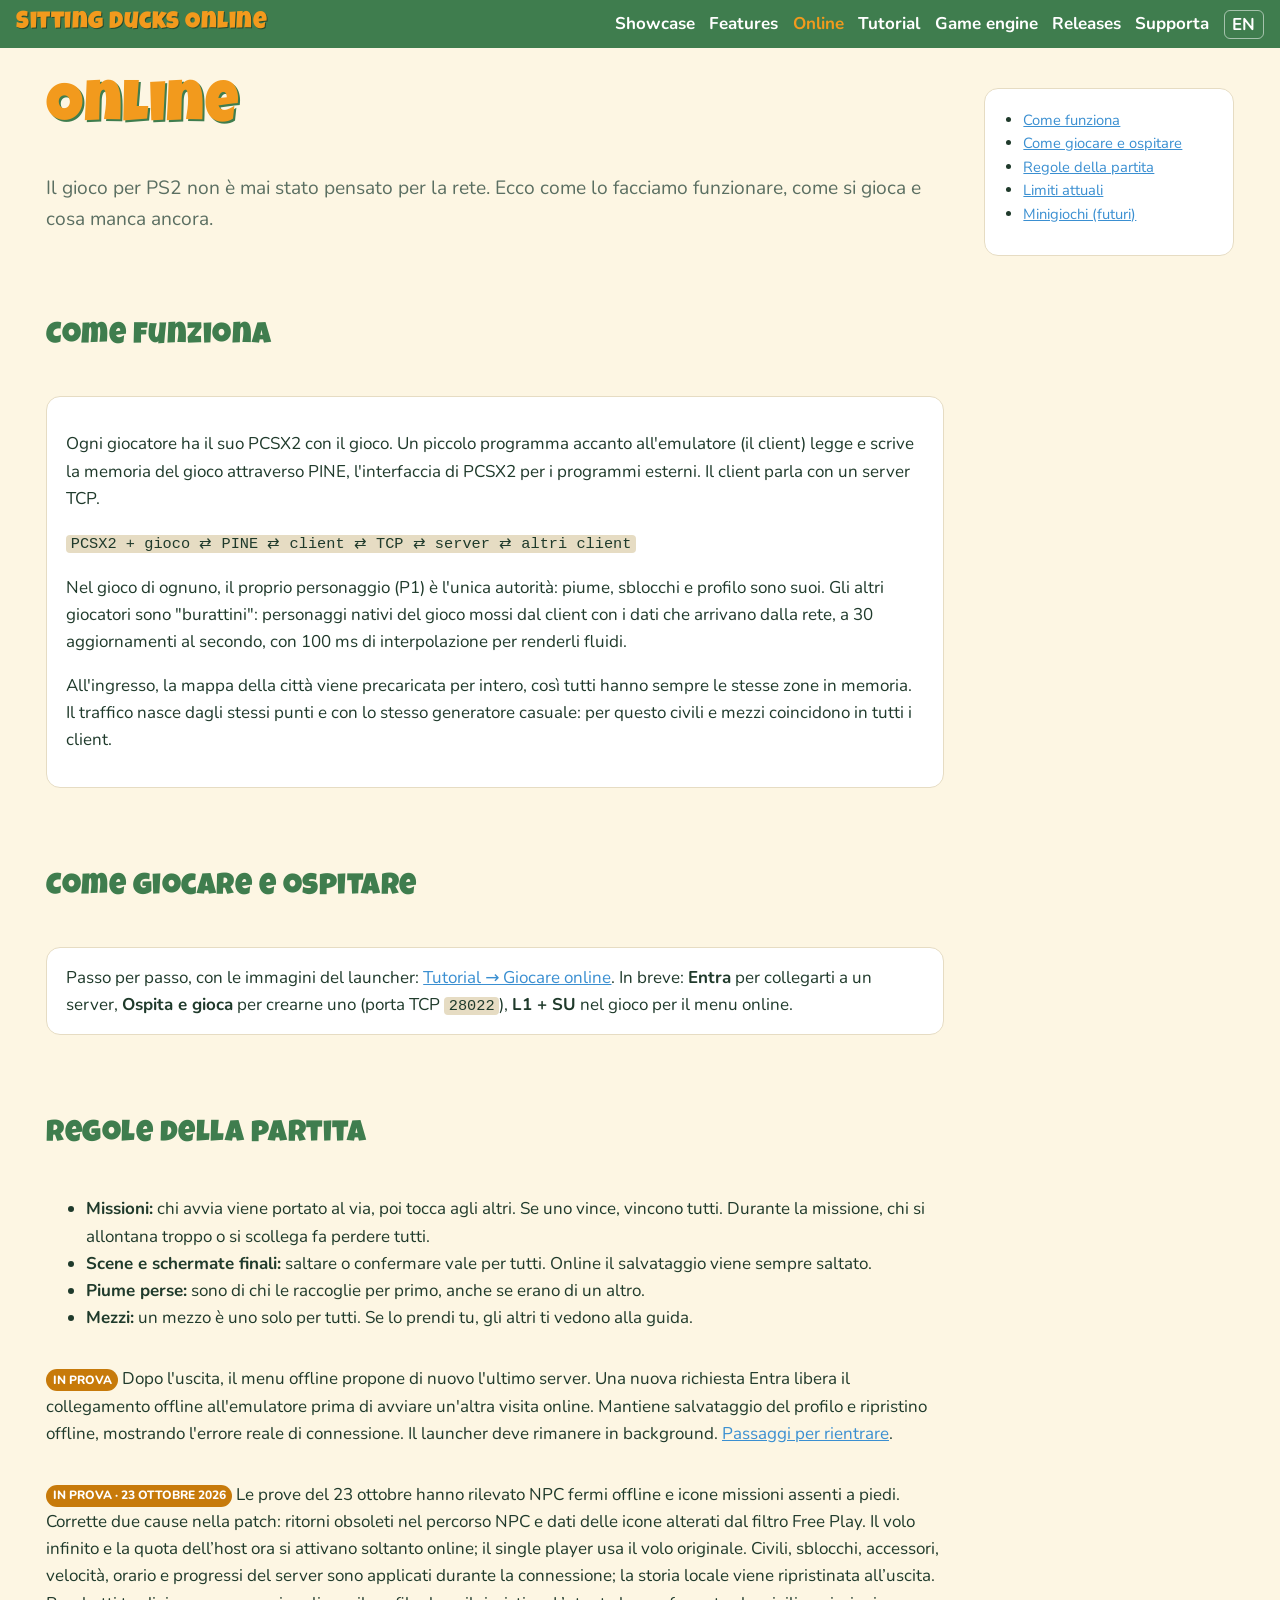
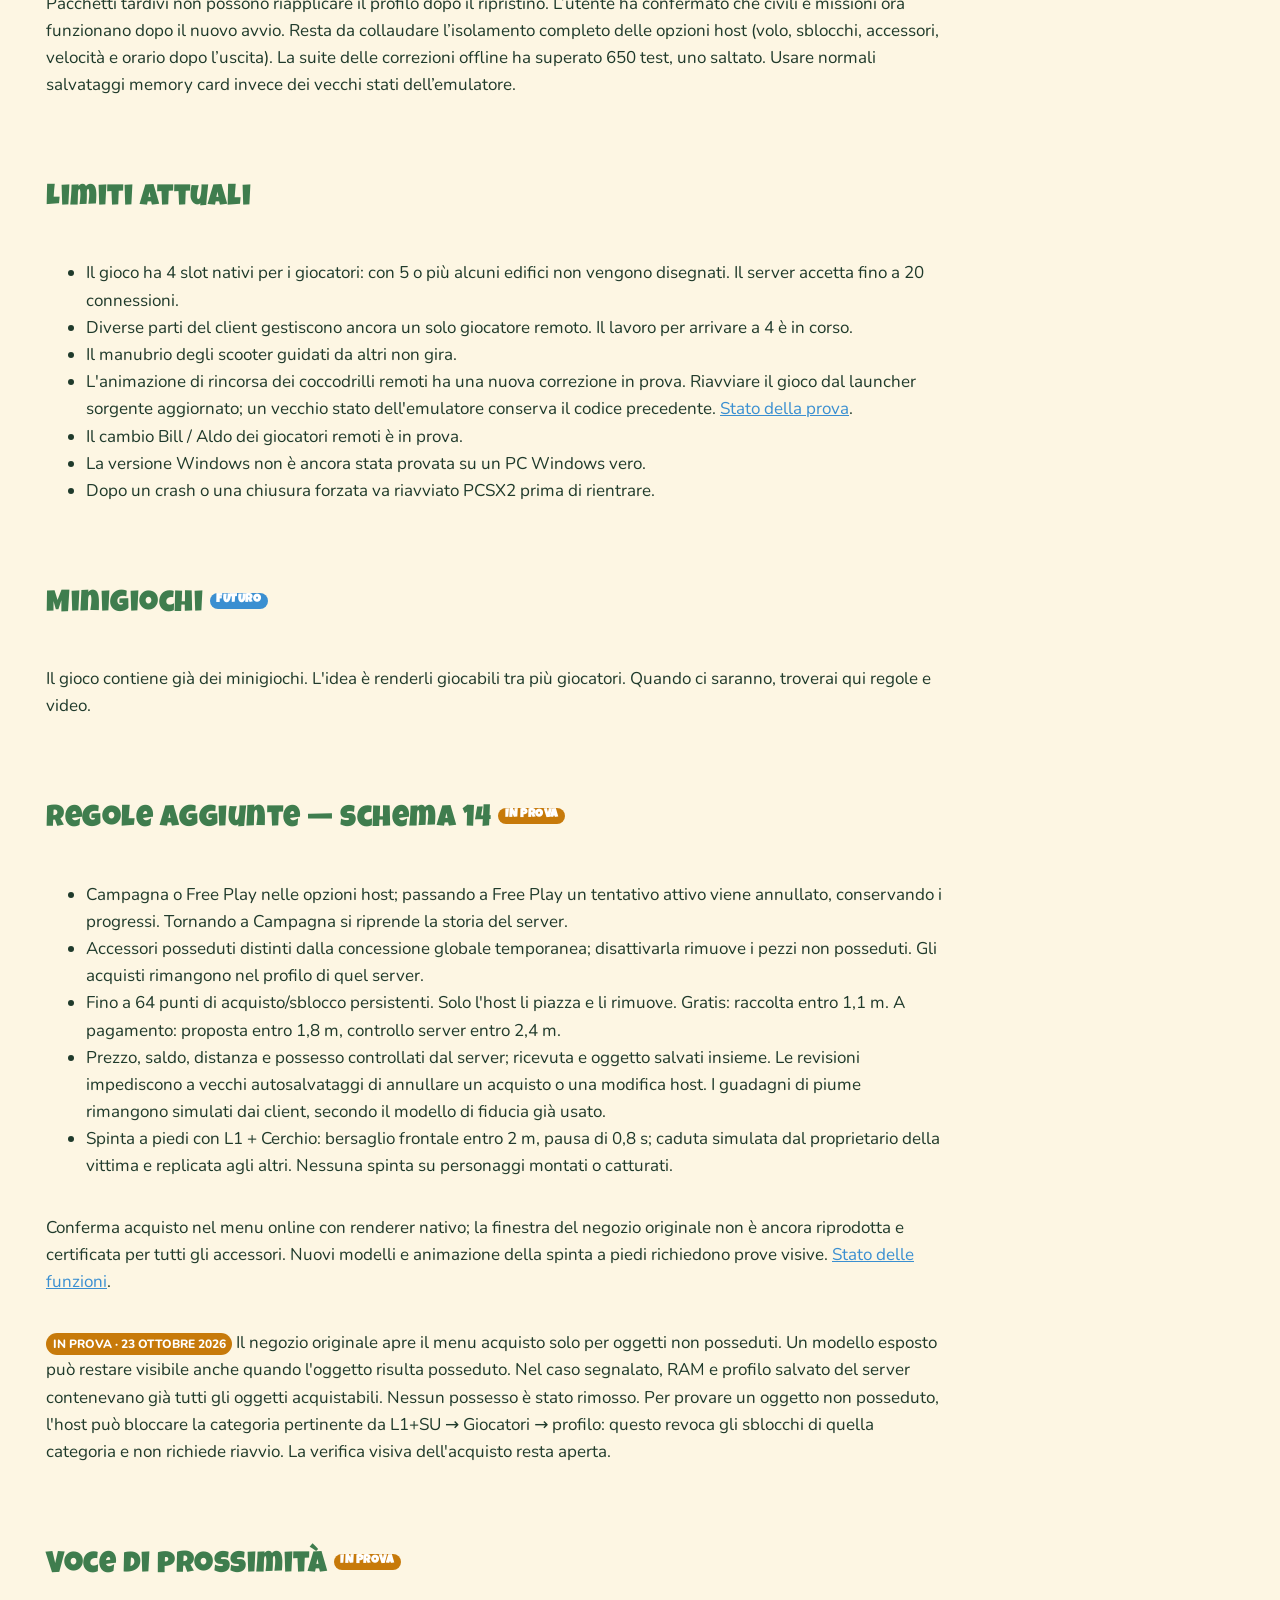
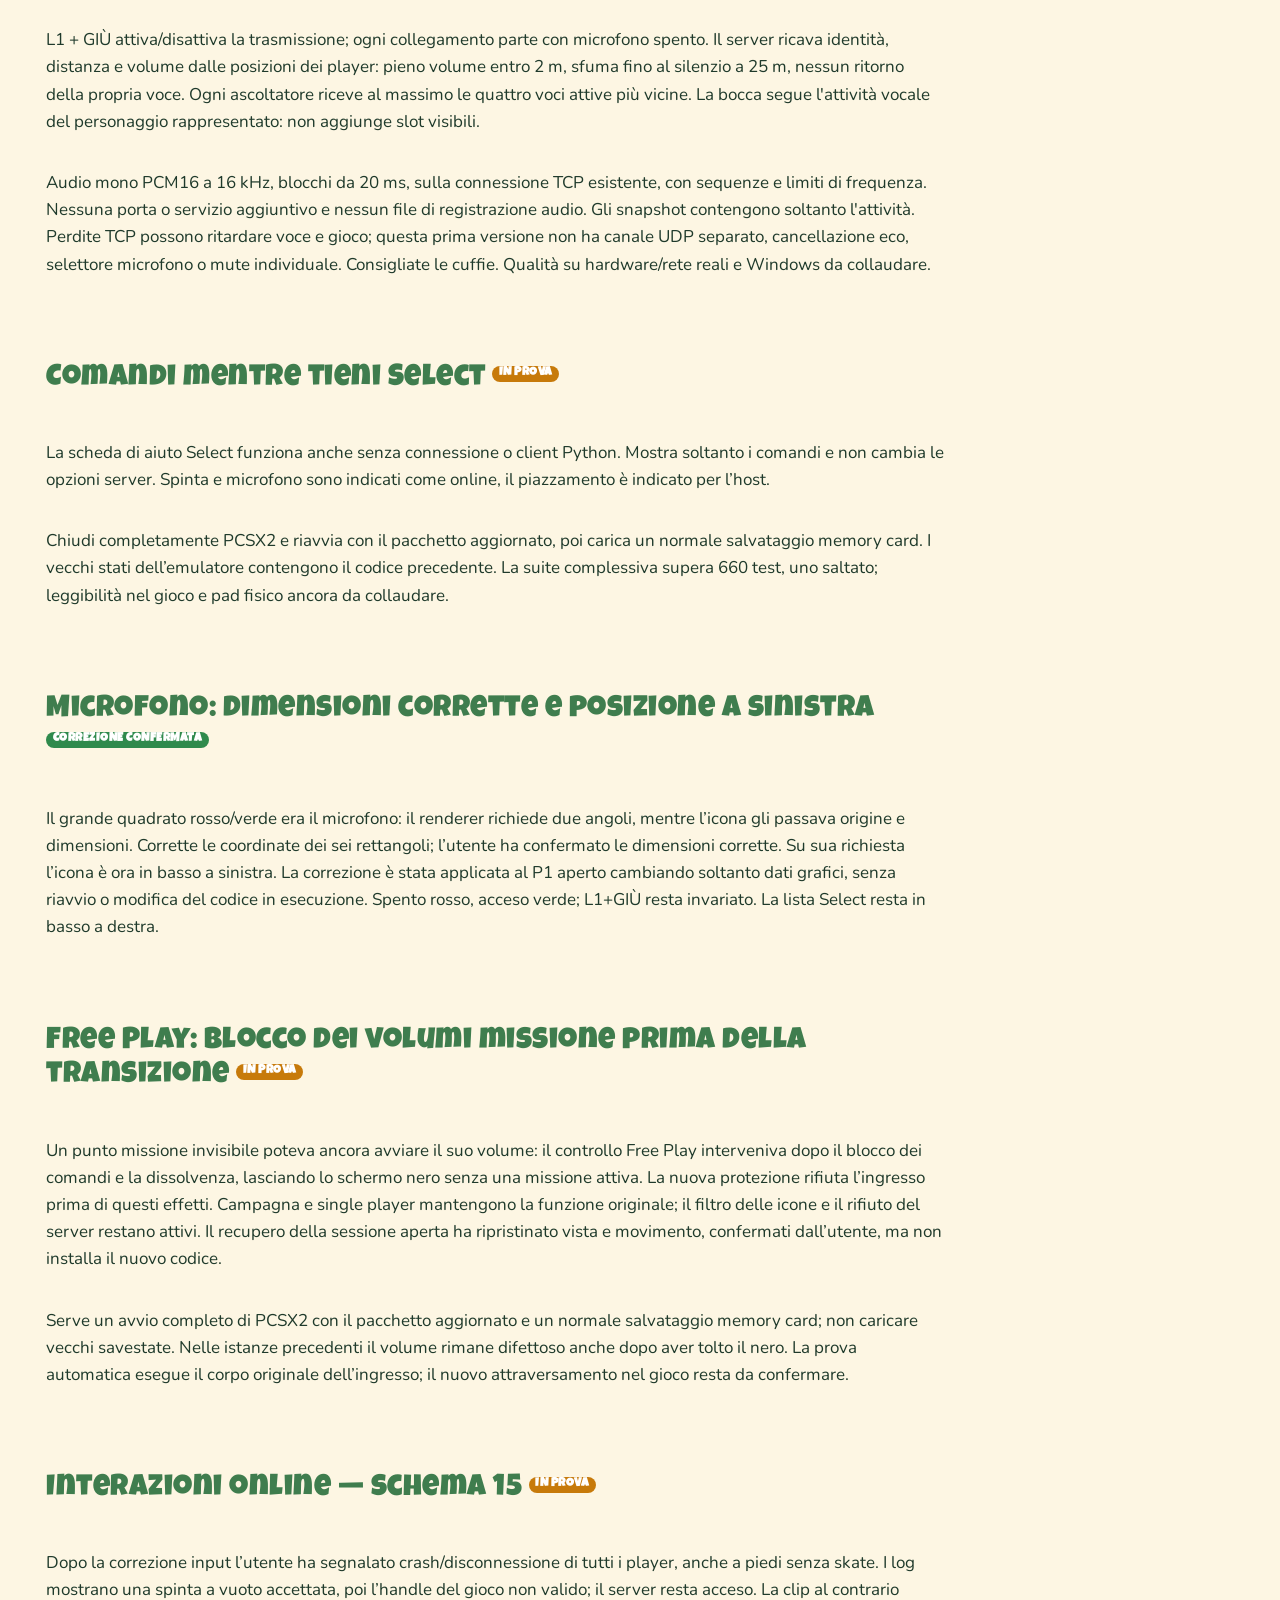
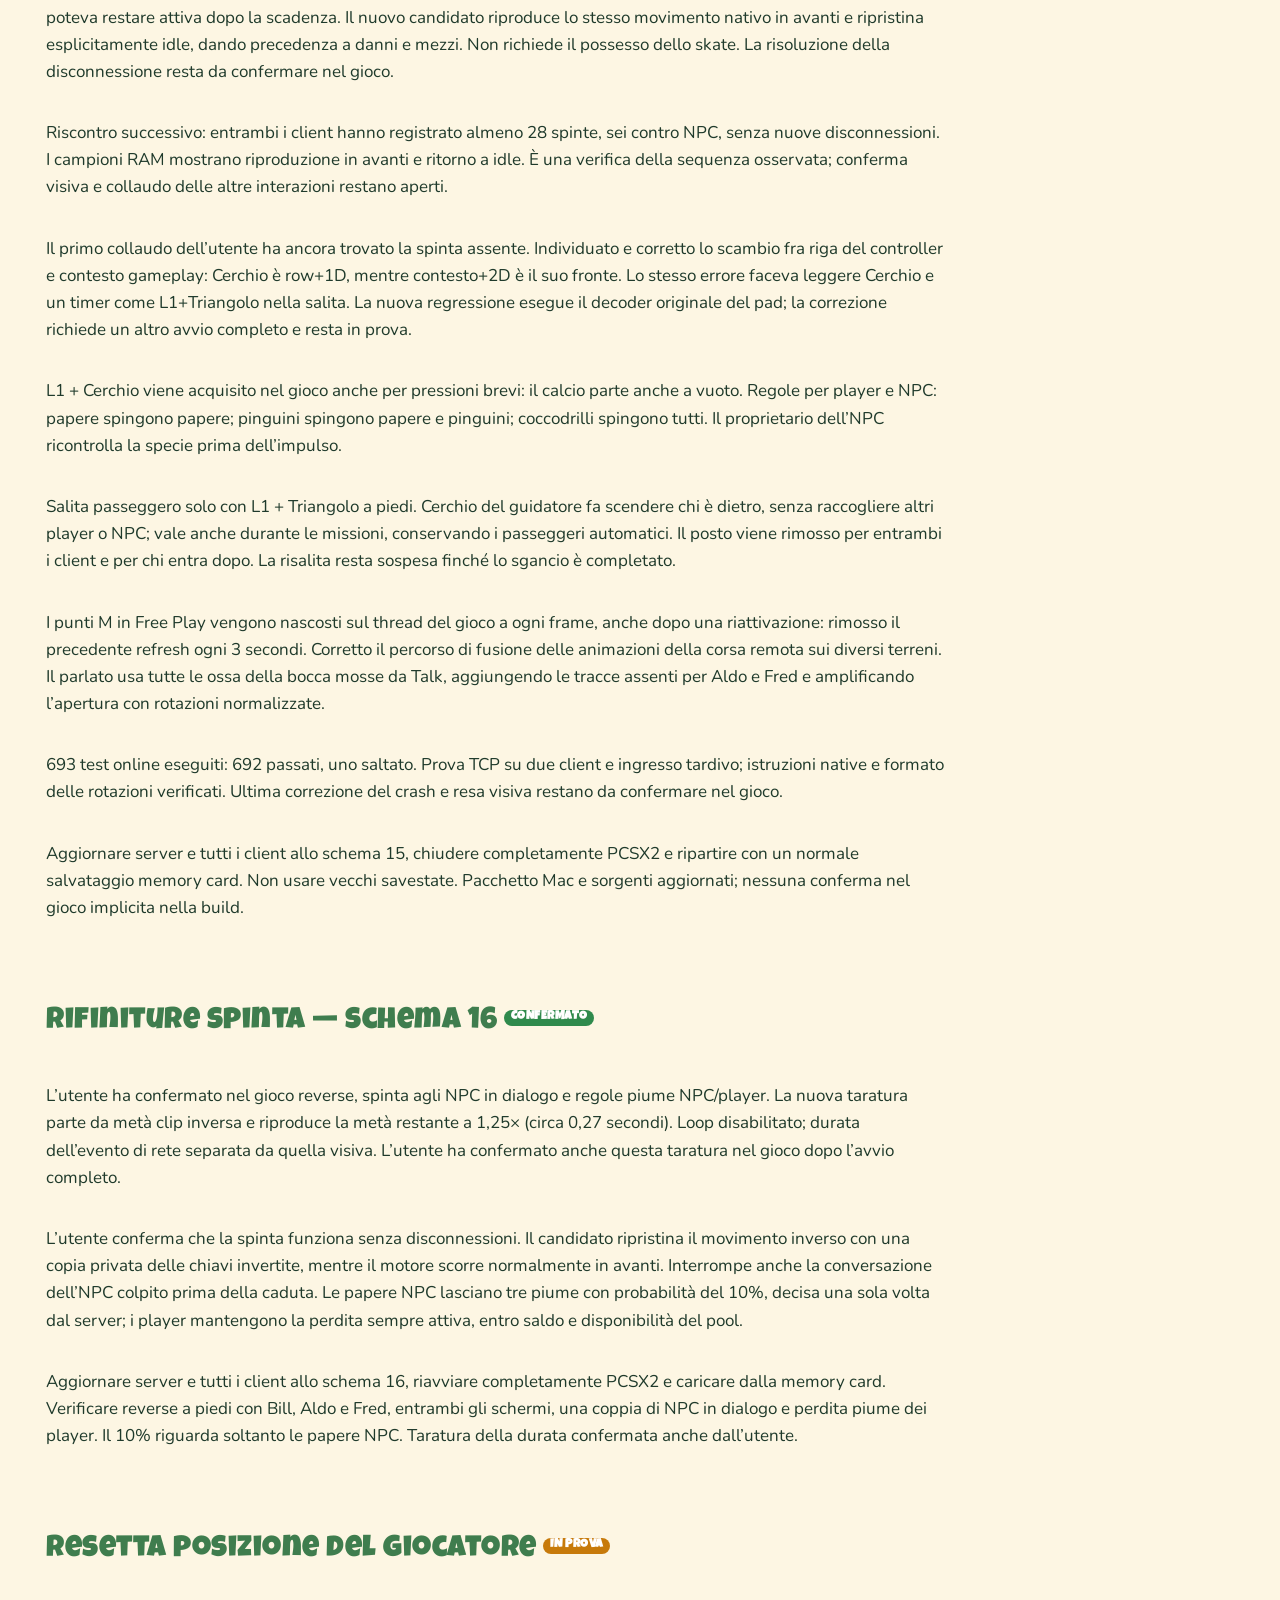
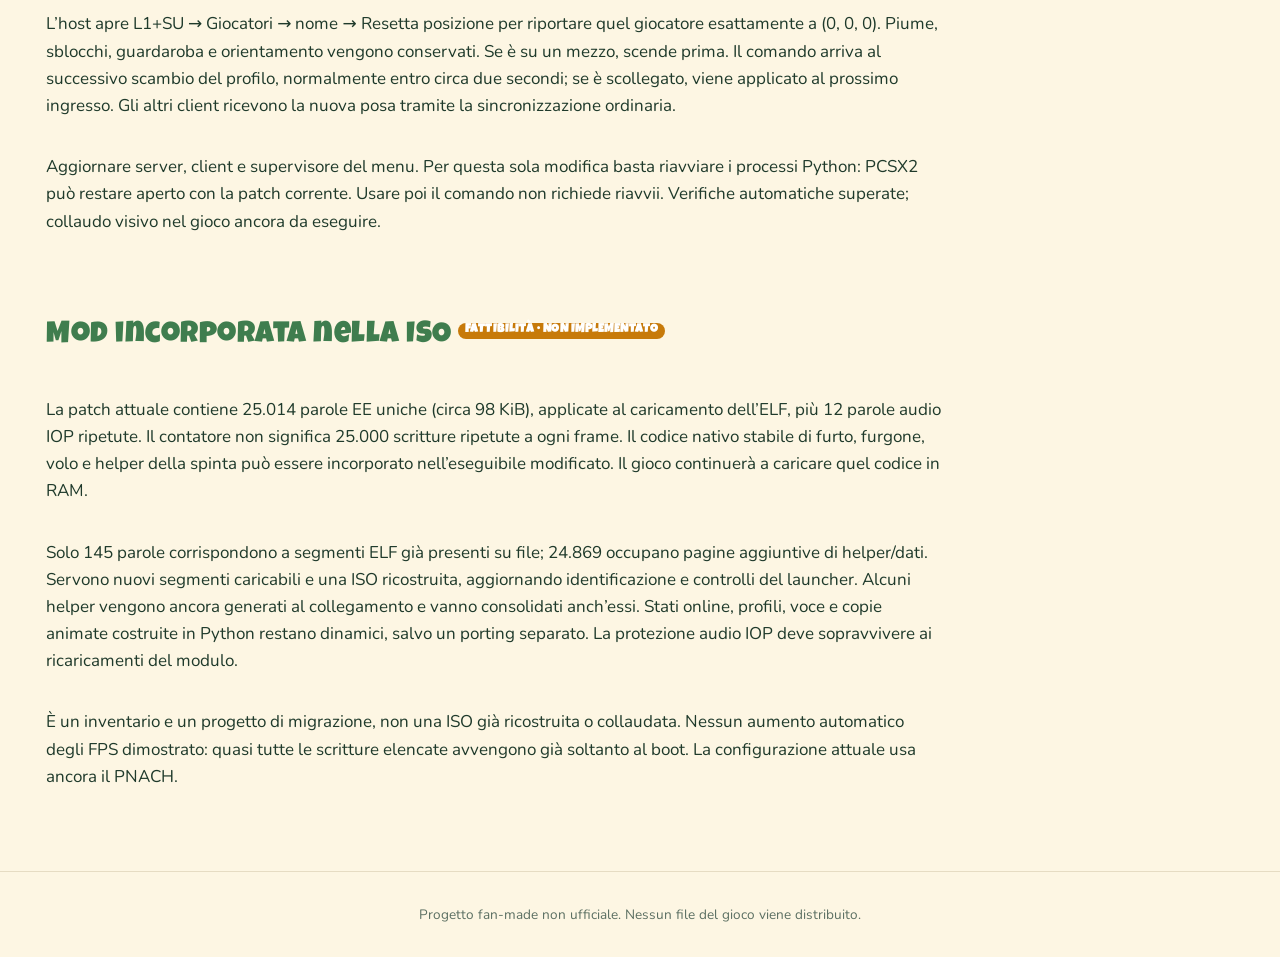
<file: it/online.html>
<!doctype html>
<html lang="it">
<head>
<meta charset="utf-8">
<meta name="viewport" content="width=device-width, initial-scale=1">
<title>Online — Sitting Ducks Online</title>
<link rel="preconnect" href="https://fonts.googleapis.com">
<link href="https://fonts.googleapis.com/css2?family=Luckiest+Guy&family=Nunito:wght@400;700;800&display=swap" rel="stylesheet">
<link rel="stylesheet" href="../style.css">
</head>
<body>
<header>
  <a class="logo" href="index.html">Sitting Ducks Online</a>
  <nav>
    <a href="index.html">Showcase</a>
    <a href="features.html">Features</a>
    <a href="online.html" aria-current="page">Online</a>
    <a href="tutorial.html">Tutorial</a>
    <a href="engine.html">Game engine</a>
    <a href="releases.html">Releases</a>
    <a href="index.html#supporta">Supporta</a>
    <a class="lang" href="../online.html" lang="en" hreflang="en">EN</a>
  </nav>
</header>
<main>
  <h1>Online</h1>
  <p class="lead">Il gioco per PS2 non è mai stato pensato per la rete. Ecco come lo facciamo funzionare, come si gioca e cosa manca ancora.</p>

  <nav class="card toc" aria-label="Indice">
    <ul>
      <li><a href="#come">Come funziona</a></li>
      <li><a href="#giocare">Come giocare e ospitare</a></li>
      <li><a href="#regole">Regole della partita</a></li>
      <li><a href="#limiti">Limiti attuali</a></li>
      <li><a href="#minigiochi">Minigiochi (futuri)</a></li>
    </ul>
  </nav>

  <h2 id="come">Come funziona</h2>
  <div class="card">
    <p>Ogni giocatore ha il suo PCSX2 con il gioco. Un piccolo programma accanto all'emulatore (il client) legge e scrive
      la memoria del gioco attraverso PINE, l'interfaccia di PCSX2 per i programmi esterni. Il client parla con un server TCP.</p>
    <p><code>PCSX2 + gioco ⇄ PINE ⇄ client ⇄ TCP ⇄ server ⇄ altri client</code></p>
    <p>Nel gioco di ognuno, il proprio personaggio (P1) è l'unica autorità: piume, sblocchi e profilo sono suoi.
      Gli altri giocatori sono "burattini": personaggi nativi del gioco mossi dal client con i dati che arrivano
      dalla rete, a 30 aggiornamenti al secondo, con 100 ms di interpolazione per renderli fluidi.</p>
    <p>All'ingresso, la mappa della città viene precaricata per intero, così tutti hanno sempre le stesse zone in memoria.
      Il traffico nasce dagli stessi punti e con lo stesso generatore casuale: per questo civili e mezzi coincidono in tutti i client.</p>
  </div>
  <div class="media"></div>

  <h2 id="giocare">Come giocare e ospitare</h2>
  <p class="card">Passo per passo, con le immagini del launcher: <a href="tutorial.html#online">Tutorial → Giocare online</a>.
    In breve: <strong>Entra</strong> per collegarti a un server, <strong>Ospita e gioca</strong> per crearne uno (porta TCP <code>28022</code>),
    <strong>L1 + SU</strong> nel gioco per il menu online.</p>

  <h2 id="regole">Regole della partita</h2>
  <ul>
    <li><strong>Missioni:</strong> chi avvia viene portato al via, poi tocca agli altri. Se uno vince, vincono tutti.
      Durante la missione, chi si allontana troppo o si scollega fa perdere tutti.</li>
    <li><strong>Scene e schermate finali:</strong> saltare o confermare vale per tutti. Online il salvataggio viene sempre saltato.</li>
    <li><strong>Piume perse:</strong> sono di chi le raccoglie per primo, anche se erano di un altro.</li>
    <li><strong>Mezzi:</strong> un mezzo è uno solo per tutti. Se lo prendi tu, gli altri ti vedono alla guida.</li>
  </ul>

  <p id="riconnessione"><span class="tag wip">in prova</span> Dopo l'uscita, il menu offline propone di nuovo l'ultimo server.
    Una nuova richiesta Entra libera il collegamento offline all'emulatore prima di avviare un'altra visita online. Mantiene
    salvataggio del profilo e ripristino offline, mostrando l'errore reale di connessione. Il launcher deve rimanere in background.
    <a href="tutorial.html#riconnessione">Passaggi per rientrare</a>.</p>

  <p id="test-session-23oct"><span class="tag wip">in prova · 23 ottobre 2026</span> Le prove del 23 ottobre hanno rilevato NPC fermi offline e icone missioni assenti a piedi. Corrette due cause nella patch: ritorni obsoleti nel percorso NPC e dati delle icone alterati dal filtro Free Play. Il volo infinito e la quota dell’host ora si attivano soltanto online; il single player usa il volo originale. Civili, sblocchi, accessori, velocità, orario e progressi del server sono applicati durante la connessione; la storia locale viene ripristinata all’uscita. Pacchetti tardivi non possono riapplicare il profilo dopo il ripristino. L’utente ha confermato che civili e missioni ora funzionano dopo il nuovo avvio. Resta da collaudare l’isolamento completo delle opzioni host (volo, sblocchi, accessori, velocità e orario dopo l’uscita). La suite delle correzioni offline ha superato 650 test, uno saltato. Usare normali salvataggi memory card invece dei vecchi stati dell’emulatore.</p>

  <h2 id="limiti">Limiti attuali</h2>
  <ul>
    <li>Il gioco ha 4 slot nativi per i giocatori: con 5 o più alcuni edifici non vengono disegnati. Il server accetta fino a 20 connessioni.</li>
    <li>Diverse parti del client gestiscono ancora un solo giocatore remoto. Il lavoro per arrivare a 4 è in corso.</li>
    <li>Il manubrio degli scooter guidati da altri non gira.</li>
    <li>L'animazione di rincorsa dei coccodrilli remoti ha una nuova correzione in prova. Riavviare il gioco dal launcher sorgente aggiornato;
      un vecchio stato dell'emulatore conserva il codice precedente. <a href="features.html#rincorsa-online">Stato della prova</a>.</li>
    <li>Il cambio Bill / Aldo dei giocatori remoti è in prova.</li>
    <li>La versione Windows non è ancora stata provata su un PC Windows vero.</li>
    <li>Dopo un crash o una chiusura forzata va riavviato PCSX2 prima di rientrare.</li>
  </ul>

  <h2 id="minigiochi">Minigiochi <span class="tag plan">futuro</span></h2>
  <p>Il gioco contiene già dei minigiochi. L'idea è renderli giocabili tra più giocatori.
    Quando ci saranno, troverai qui regole e video.</p>
  <div class="media"></div>

  <h2 id="schema14">Regole aggiunte — schema 14 <span class="tag wip">in prova</span></h2>
  <ul>
    <li>Campagna o Free Play nelle opzioni host; passando a Free Play un tentativo attivo viene annullato,
      conservando i progressi. Tornando a Campagna si riprende la storia del server.</li>
    <li>Accessori posseduti distinti dalla concessione globale temporanea; disattivarla rimuove i pezzi
      non posseduti. Gli acquisti rimangono nel profilo di quel server.</li>
    <li>Fino a 64 punti di acquisto/sblocco persistenti. Solo l'host li piazza e li rimuove.
      Gratis: raccolta entro 1,1 m. A pagamento: proposta entro 1,8 m, controllo server entro 2,4 m.</li>
    <li>Prezzo, saldo, distanza e possesso controllati dal server; ricevuta e oggetto salvati insieme.
      Le revisioni impediscono a vecchi autosalvataggi di annullare un acquisto o una modifica host.
      I guadagni di piume rimangono simulati dai client, secondo il modello di fiducia già usato.</li>
    <li>Spinta a piedi con L1 + Cerchio: bersaglio frontale entro 2 m, pausa di 0,8 s; caduta simulata dal
      proprietario della vittima e replicata agli altri. Nessuna spinta su personaggi montati o catturati.</li>
  </ul>
  <p>Conferma acquisto nel menu online con renderer nativo; la finestra del negozio originale non è ancora
    riprodotta e certificata per tutti gli accessori. Nuovi modelli e animazione della spinta a piedi richiedono prove
    visive. <a href="features.html#online-additions">Stato delle funzioni</a>.</p>
  <p id="original-shop-owned"><span class="tag wip">in prova · 23 ottobre 2026</span> Il negozio originale apre il menu acquisto solo per oggetti non posseduti. Un modello esposto può restare visibile anche quando l'oggetto risulta posseduto. Nel caso segnalato, RAM e profilo salvato del server contenevano già tutti gli oggetti acquistabili. Nessun possesso è stato rimosso. Per provare un oggetto non posseduto, l'host può bloccare la categoria pertinente da L1+SU → Giocatori → profilo: questo revoca gli sblocchi di quella categoria e non richiede riavvio. La verifica visiva dell'acquisto resta aperta.</p>

  <h2 id="proximity-voice">Voce di prossimità <span class="tag wip">in prova</span></h2>
  <p>L1 + GIÙ attiva/disattiva la trasmissione; ogni collegamento parte con microfono spento. Il server
    ricava identità, distanza e volume dalle posizioni dei player: pieno volume entro 2 m, sfuma fino al
    silenzio a 25 m, nessun ritorno della propria voce. Ogni ascoltatore riceve al massimo le quattro voci
    attive più vicine. La bocca segue l'attività vocale del personaggio rappresentato: non aggiunge slot visibili.</p>
  <p>Audio mono PCM16 a 16 kHz, blocchi da 20 ms, sulla connessione TCP esistente, con sequenze e limiti
    di frequenza. Nessuna porta o servizio aggiuntivo e nessun file di registrazione audio. Gli snapshot
    contengono soltanto l'attività. Perdite TCP possono ritardare voce e gioco; questa prima versione non
    ha canale UDP separato, cancellazione eco, selettore microfono o mute individuale. Consigliate le cuffie.
    Qualità su hardware/rete reali e Windows da collaudare.</p>
  <h2 id="select-help">Comandi mentre tieni Select <span class="tag wip">in prova</span></h2>
  <p>La scheda di aiuto Select funziona anche senza connessione o client Python. Mostra soltanto i comandi e non cambia le opzioni server. Spinta e microfono sono indicati come online, il piazzamento è indicato per l’host.</p>
  <p>Chiudi completamente PCSX2 e riavvia con il pacchetto aggiornato, poi carica un normale salvataggio memory card. I vecchi stati dell’emulatore contengono il codice precedente. La suite complessiva supera 660 test, uno saltato; leggibilità nel gioco e pad fisico ancora da collaudare.</p>
  <h2 id="microphone-size-23oct">Microfono: dimensioni corrette e posizione a sinistra <span class="tag ok">correzione confermata</span></h2>
  <p>Il grande quadrato rosso/verde era il microfono: il renderer richiede due angoli, mentre l’icona gli passava origine e dimensioni. Corrette le coordinate dei sei rettangoli; l’utente ha confermato le dimensioni corrette. Su sua richiesta l’icona è ora in basso a sinistra. La correzione è stata applicata al P1 aperto cambiando soltanto dati grafici, senza riavvio o modifica del codice in esecuzione. Spento rosso, acceso verde; L1+GIÙ resta invariato. La lista Select resta in basso a destra.</p>
  <h2 id="freeplay-entry-23oct">Free Play: blocco dei volumi missione prima della transizione <span class="tag wip">in prova</span></h2>
  <p>Un punto missione invisibile poteva ancora avviare il suo volume: il controllo Free Play interveniva dopo il blocco dei comandi e la dissolvenza, lasciando lo schermo nero senza una missione attiva. La nuova protezione rifiuta l’ingresso prima di questi effetti. Campagna e single player mantengono la funzione originale; il filtro delle icone e il rifiuto del server restano attivi. Il recupero della sessione aperta ha ripristinato vista e movimento, confermati dall’utente, ma non installa il nuovo codice.</p>
  <p>Serve un avvio completo di PCSX2 con il pacchetto aggiornato e un normale salvataggio memory card; non caricare vecchi savestate. Nelle istanze precedenti il volume rimane difettoso anche dopo aver tolto il nero. La prova automatica esegue il corpo originale dell’ingresso; il nuovo attraversamento nel gioco resta da confermare.</p>

  <h2 id="interactions-23oct">Interazioni online — schema 15 <span class="tag wip">in prova</span></h2>
  <p>Dopo la correzione input l’utente ha segnalato crash/disconnessione di tutti i player, anche a piedi senza skate. I log mostrano una spinta a vuoto accettata, poi l’handle del gioco non valido; il server resta acceso. La clip al contrario poteva restare attiva dopo la scadenza. Il nuovo candidato riproduce lo stesso movimento nativo in avanti e ripristina esplicitamente idle, dando precedenza a danni e mezzi. Non richiede il possesso dello skate. La risoluzione della disconnessione resta da confermare nel gioco.</p>
  <p>Riscontro successivo: entrambi i client hanno registrato almeno 28 spinte, sei contro NPC, senza nuove disconnessioni. I campioni RAM mostrano riproduzione in avanti e ritorno a idle. È una verifica della sequenza osservata; conferma visiva e collaudo delle altre interazioni restano aperti.</p>
  <p>Il primo collaudo dell’utente ha ancora trovato la spinta assente. Individuato e corretto lo scambio fra riga del controller e contesto gameplay: Cerchio è row+1D, mentre contesto+2D è il suo fronte. Lo stesso errore faceva leggere Cerchio e un timer come L1+Triangolo nella salita. La nuova regressione esegue il decoder originale del pad; la correzione richiede un altro avvio completo e resta in prova.</p>
  <p>L1 + Cerchio viene acquisito nel gioco anche per pressioni brevi: il calcio parte anche a vuoto. Regole per player e NPC: papere spingono papere; pinguini spingono papere e pinguini; coccodrilli spingono tutti. Il proprietario dell’NPC ricontrolla la specie prima dell’impulso.</p>
  <p>Salita passeggero solo con L1 + Triangolo a piedi. Cerchio del guidatore fa scendere chi è dietro, senza raccogliere altri player o NPC; vale anche durante le missioni, conservando i passeggeri automatici. Il posto viene rimosso per entrambi i client e per chi entra dopo. La risalita resta sospesa finché lo sgancio è completato.</p>
  <p>I punti M in Free Play vengono nascosti sul thread del gioco a ogni frame, anche dopo una riattivazione: rimosso il precedente refresh ogni 3 secondi. Corretto il percorso di fusione delle animazioni della corsa remota sui diversi terreni. Il parlato usa tutte le ossa della bocca mosse da Talk, aggiungendo le tracce assenti per Aldo e Fred e amplificando l’apertura con rotazioni normalizzate.</p>
  <p>693 test online eseguiti: 692 passati, uno saltato. Prova TCP su due client e ingresso tardivo; istruzioni native e formato delle rotazioni verificati. Ultima correzione del crash e resa visiva restano da confermare nel gioco.</p>
  <p>Aggiornare server e tutti i client allo schema 15, chiudere completamente PCSX2 e ripartire con un normale salvataggio memory card. Non usare vecchi savestate. Pacchetto Mac e sorgenti aggiornati; nessuna conferma nel gioco implicita nella build.</p>
  <h2 id="push-refinements-23oct">Rifiniture spinta — schema 16 <span class="tag ok">confermato</span></h2>
  <p>L’utente ha confermato nel gioco reverse, spinta agli NPC in dialogo e regole piume NPC/player. La nuova taratura parte da metà clip inversa e riproduce la metà restante a 1,25× (circa 0,27 secondi). Loop disabilitato; durata dell’evento di rete separata da quella visiva. L’utente ha confermato anche questa taratura nel gioco dopo l’avvio completo.</p>
  <p>L’utente conferma che la spinta funziona senza disconnessioni. Il candidato ripristina il movimento inverso con una copia privata delle chiavi invertite, mentre il motore scorre normalmente in avanti. Interrompe anche la conversazione dell’NPC colpito prima della caduta. Le papere NPC lasciano tre piume con probabilità del 10%, decisa una sola volta dal server; i player mantengono la perdita sempre attiva, entro saldo e disponibilità del pool.</p>
  <p>Aggiornare server e tutti i client allo schema 16, riavviare completamente PCSX2 e caricare dalla memory card. Verificare reverse a piedi con Bill, Aldo e Fred, entrambi gli schermi, una coppia di NPC in dialogo e perdita piume dei player. Il 10% riguarda soltanto le papere NPC. Taratura della durata confermata anche dall’utente.</p>
  <h2 id="reset-position-23oct">Resetta posizione del giocatore <span class="tag wip">in prova</span></h2>
  <p>L’host apre L1+SU → Giocatori → nome → Resetta posizione per riportare quel giocatore esattamente a (0, 0, 0). Piume, sblocchi, guardaroba e orientamento vengono conservati. Se è su un mezzo, scende prima. Il comando arriva al successivo scambio del profilo, normalmente entro circa due secondi; se è scollegato, viene applicato al prossimo ingresso. Gli altri client ricevono la nuova posa tramite la sincronizzazione ordinaria.</p>
  <p>Aggiornare server, client e supervisore del menu. Per questa sola modifica basta riavviare i processi Python: PCSX2 può restare aperto con la patch corrente. Usare poi il comando non richiede riavvii. Verifiche automatiche superate; collaudo visivo nel gioco ancora da eseguire.</p>

  <h2 id="embedded-iso-23oct">Mod incorporata nella ISO <span class="tag wip">fattibilità · non implementato</span></h2>
  <p>La patch attuale contiene 25.014 parole EE uniche (circa 98 KiB), applicate al caricamento dell’ELF, più 12 parole audio IOP ripetute. Il contatore non significa 25.000 scritture ripetute a ogni frame. Il codice nativo stabile di furto, furgone, volo e helper della spinta può essere incorporato nell’eseguibile modificato. Il gioco continuerà a caricare quel codice in RAM.</p>
  <p>Solo 145 parole corrispondono a segmenti ELF già presenti su file; 24.869 occupano pagine aggiuntive di helper/dati. Servono nuovi segmenti caricabili e una ISO ricostruita, aggiornando identificazione e controlli del launcher. Alcuni helper vengono ancora generati al collegamento e vanno consolidati anch’essi. Stati online, profili, voce e copie animate costruite in Python restano dinamici, salvo un porting separato. La protezione audio IOP deve sopravvivere ai ricaricamenti del modulo.</p>
  <p>È un inventario e un progetto di migrazione, non una ISO già ricostruita o collaudata. Nessun aumento automatico degli FPS dimostrato: quasi tutte le scritture elencate avvengono già soltanto al boot. La configurazione attuale usa ancora il PNACH.</p>
</main>
<footer>Progetto fan-made non ufficiale. Nessun file del gioco viene distribuito.</footer>
</body>
</html>
</file>
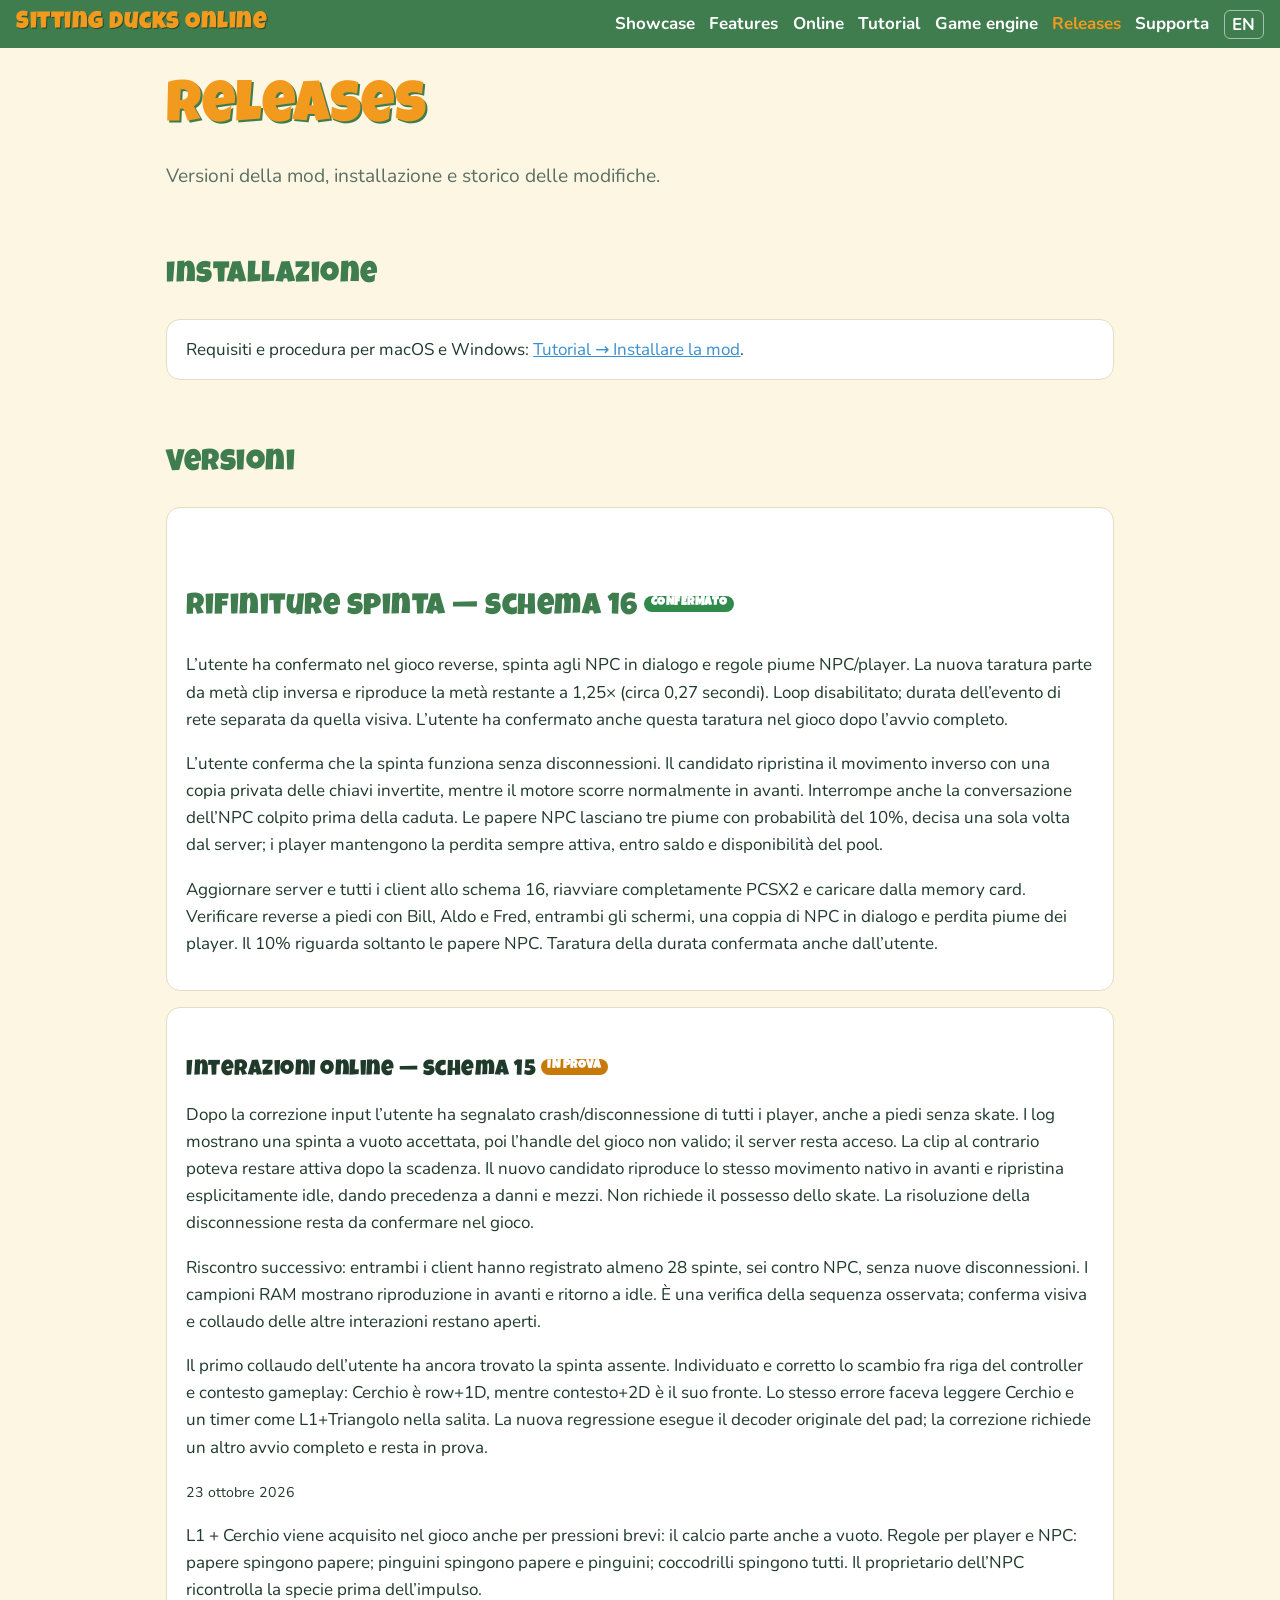
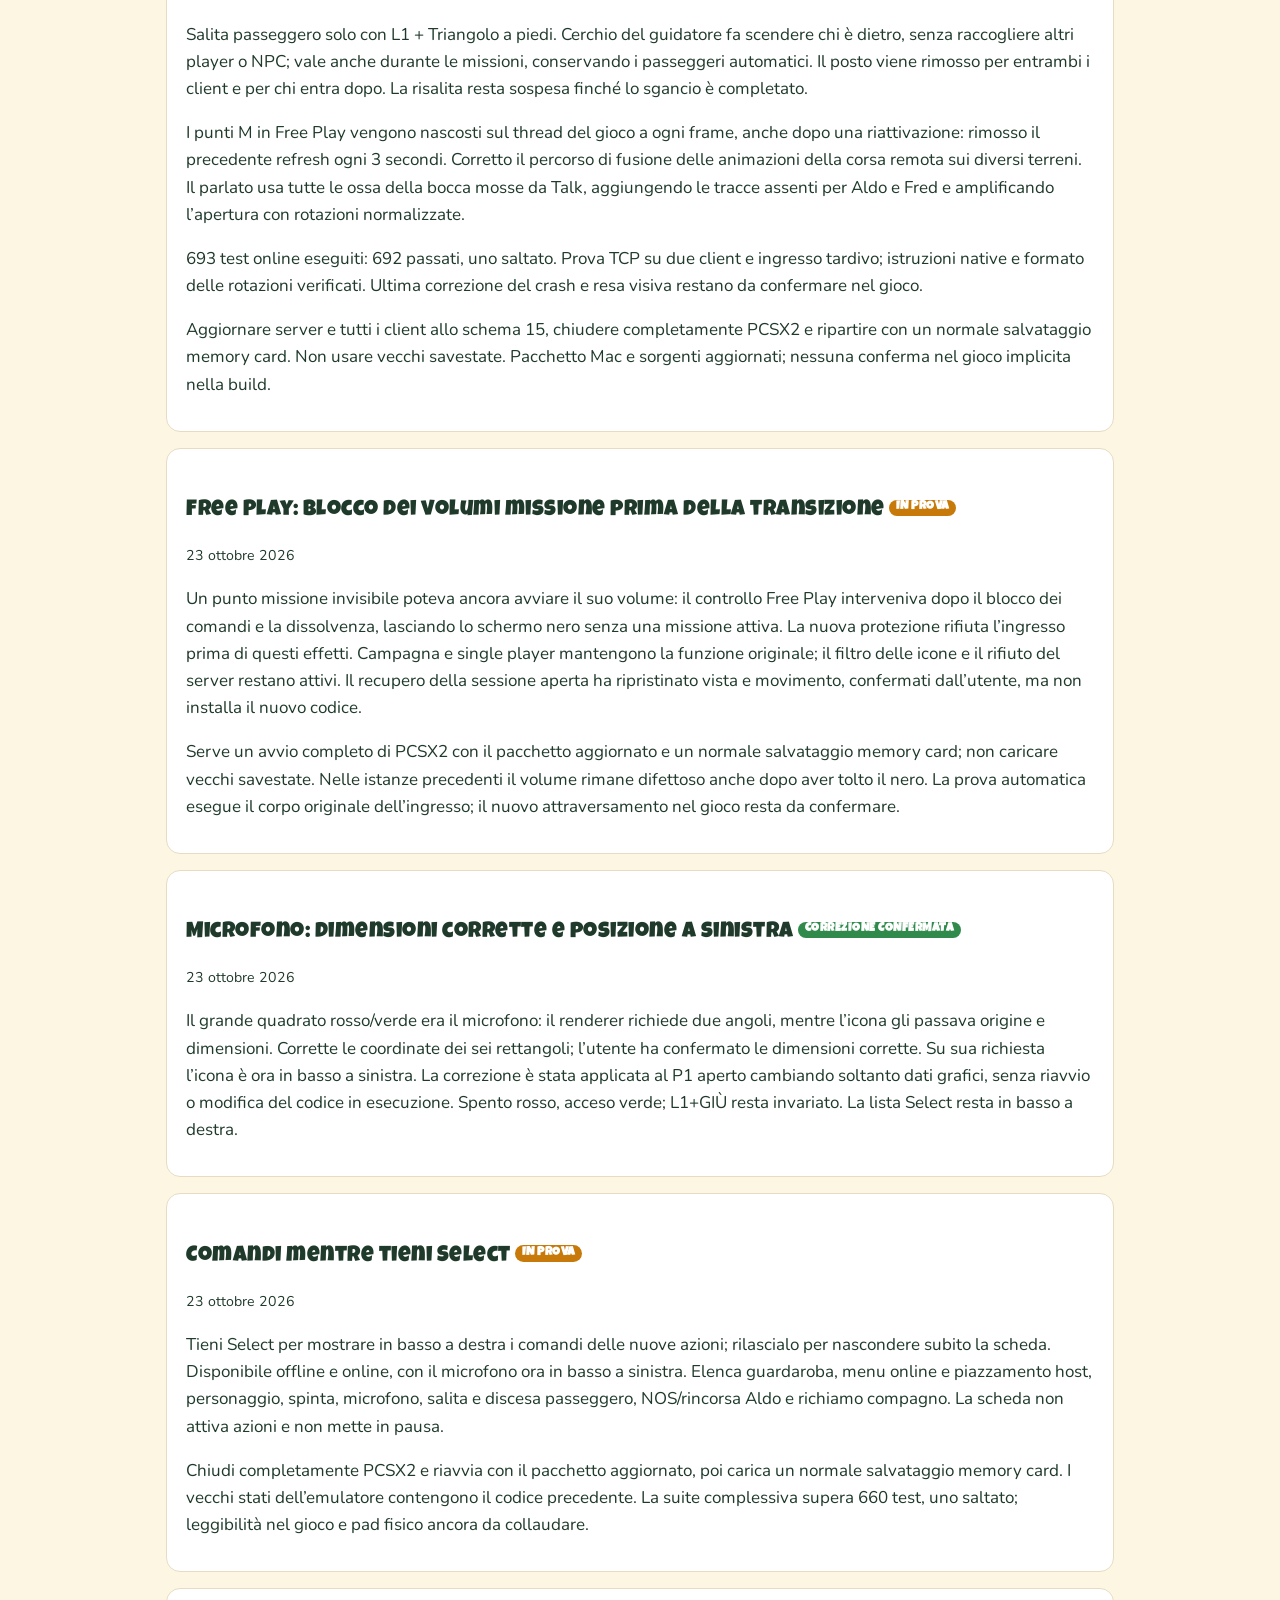
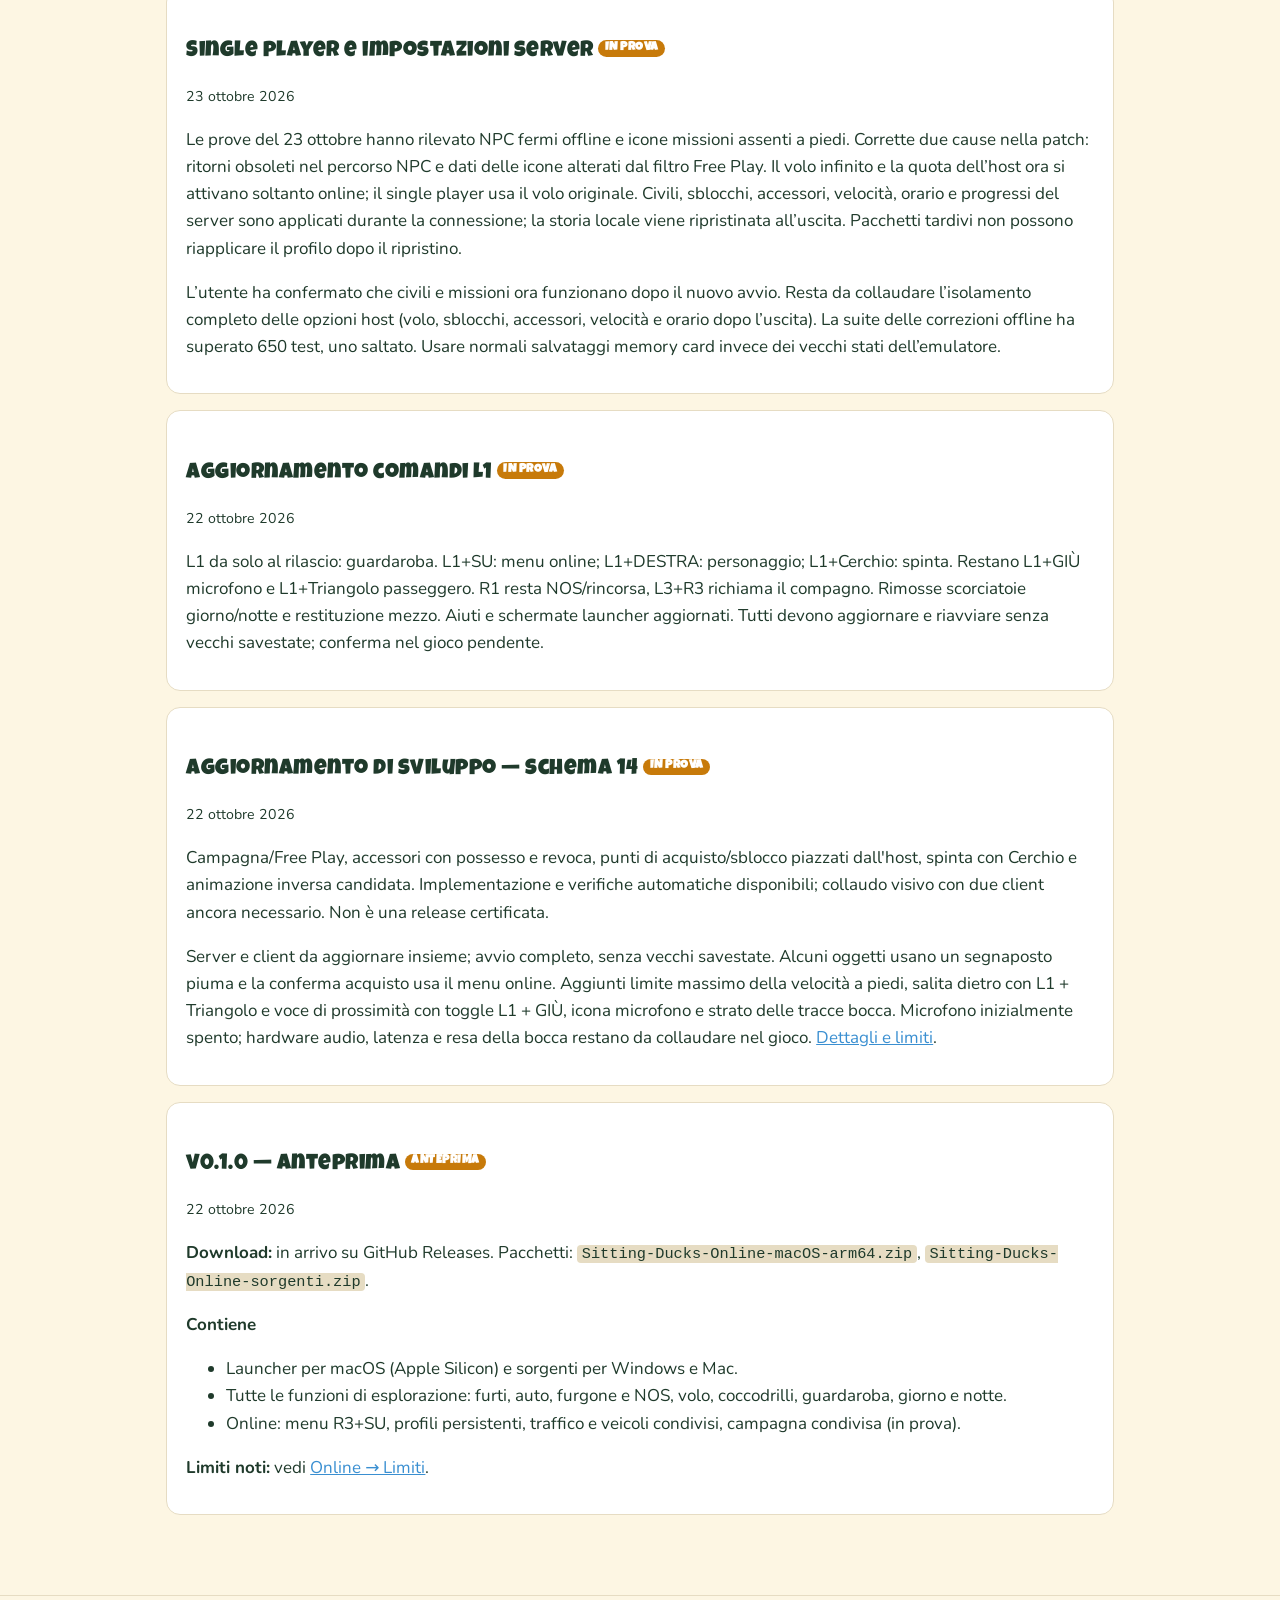
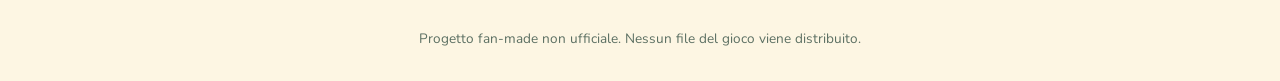
<file: it/releases.html>
<!doctype html>
<html lang="it">
<head>
<meta charset="utf-8">
<meta name="viewport" content="width=device-width, initial-scale=1">
<title>Releases — Sitting Ducks Online</title>
<link rel="preconnect" href="https://fonts.googleapis.com">
<link href="https://fonts.googleapis.com/css2?family=Luckiest+Guy&family=Nunito:wght@400;700;800&display=swap" rel="stylesheet">
<link rel="stylesheet" href="../style.css">
</head>
<body>
<header>
  <a class="logo" href="index.html">Sitting Ducks Online</a>
  <nav>
    <a href="index.html">Showcase</a>
    <a href="features.html">Features</a>
    <a href="online.html">Online</a>
    <a href="tutorial.html">Tutorial</a>
    <a href="engine.html">Game engine</a>
    <a href="releases.html" aria-current="page">Releases</a>
    <a href="index.html#supporta">Supporta</a>
    <a class="lang" href="../releases.html" lang="en" hreflang="en">EN</a>
  </nav>
</header>
<main>
  <h1>Releases</h1>
  <p class="lead">Versioni della mod, installazione e storico delle modifiche.</p>

  <h2 id="installazione">Installazione</h2>
  <p class="card">Requisiti e procedura per macOS e Windows: <a href="tutorial.html#installazione">Tutorial → Installare la mod</a>.</p>

  <h2 id="versioni">Versioni</h2>
  <!-- Nuova versione = nuovo blocco .card IN CIMA, con data, novità, correzioni, limiti noti e link ai download. -->


  <div class="card"><h2 id="push-refinements-23oct">Rifiniture spinta — schema 16 <span class="tag ok">confermato</span></h2>
  <p>L’utente ha confermato nel gioco reverse, spinta agli NPC in dialogo e regole piume NPC/player. La nuova taratura parte da metà clip inversa e riproduce la metà restante a 1,25× (circa 0,27 secondi). Loop disabilitato; durata dell’evento di rete separata da quella visiva. L’utente ha confermato anche questa taratura nel gioco dopo l’avvio completo.</p>
  <p>L’utente conferma che la spinta funziona senza disconnessioni. Il candidato ripristina il movimento inverso con una copia privata delle chiavi invertite, mentre il motore scorre normalmente in avanti. Interrompe anche la conversazione dell’NPC colpito prima della caduta. Le papere NPC lasciano tre piume con probabilità del 10%, decisa una sola volta dal server; i player mantengono la perdita sempre attiva, entro saldo e disponibilità del pool.</p>
  <p>Aggiornare server e tutti i client allo schema 16, riavviare completamente PCSX2 e caricare dalla memory card. Verificare reverse a piedi con Bill, Aldo e Fred, entrambi gli schermi, una coppia di NPC in dialogo e perdita piume dei player. Il 10% riguarda soltanto le papere NPC. Taratura della durata confermata anche dall’utente.</p></div>

  <div class="card" id="interactions-23oct"><h3>Interazioni online — schema 15 <span class="tag wip">in prova</span></h3>
  <p>Dopo la correzione input l’utente ha segnalato crash/disconnessione di tutti i player, anche a piedi senza skate. I log mostrano una spinta a vuoto accettata, poi l’handle del gioco non valido; il server resta acceso. La clip al contrario poteva restare attiva dopo la scadenza. Il nuovo candidato riproduce lo stesso movimento nativo in avanti e ripristina esplicitamente idle, dando precedenza a danni e mezzi. Non richiede il possesso dello skate. La risoluzione della disconnessione resta da confermare nel gioco.</p>
  <p>Riscontro successivo: entrambi i client hanno registrato almeno 28 spinte, sei contro NPC, senza nuove disconnessioni. I campioni RAM mostrano riproduzione in avanti e ritorno a idle. È una verifica della sequenza osservata; conferma visiva e collaudo delle altre interazioni restano aperti.</p>
  <p>Il primo collaudo dell’utente ha ancora trovato la spinta assente. Individuato e corretto lo scambio fra riga del controller e contesto gameplay: Cerchio è row+1D, mentre contesto+2D è il suo fronte. Lo stesso errore faceva leggere Cerchio e un timer come L1+Triangolo nella salita. La nuova regressione esegue il decoder originale del pad; la correzione richiede un altro avvio completo e resta in prova.</p>
  <p><small>23 ottobre 2026</small></p>
  <p>L1 + Cerchio viene acquisito nel gioco anche per pressioni brevi: il calcio parte anche a vuoto. Regole per player e NPC: papere spingono papere; pinguini spingono papere e pinguini; coccodrilli spingono tutti. Il proprietario dell’NPC ricontrolla la specie prima dell’impulso.</p>
  <p>Salita passeggero solo con L1 + Triangolo a piedi. Cerchio del guidatore fa scendere chi è dietro, senza raccogliere altri player o NPC; vale anche durante le missioni, conservando i passeggeri automatici. Il posto viene rimosso per entrambi i client e per chi entra dopo. La risalita resta sospesa finché lo sgancio è completato.</p>
  <p>I punti M in Free Play vengono nascosti sul thread del gioco a ogni frame, anche dopo una riattivazione: rimosso il precedente refresh ogni 3 secondi. Corretto il percorso di fusione delle animazioni della corsa remota sui diversi terreni. Il parlato usa tutte le ossa della bocca mosse da Talk, aggiungendo le tracce assenti per Aldo e Fred e amplificando l’apertura con rotazioni normalizzate.</p>
  <p>693 test online eseguiti: 692 passati, uno saltato. Prova TCP su due client e ingresso tardivo; istruzioni native e formato delle rotazioni verificati. Ultima correzione del crash e resa visiva restano da confermare nel gioco.</p>
  <p>Aggiornare server e tutti i client allo schema 15, chiudere completamente PCSX2 e ripartire con un normale salvataggio memory card. Non usare vecchi savestate. Pacchetto Mac e sorgenti aggiornati; nessuna conferma nel gioco implicita nella build.</p></div>

  <div class="card" id="freeplay-entry-23oct"><h3>Free Play: blocco dei volumi missione prima della transizione <span class="tag wip">in prova</span></h3>
  <p><small>23 ottobre 2026</small></p>
  <p>Un punto missione invisibile poteva ancora avviare il suo volume: il controllo Free Play interveniva dopo il blocco dei comandi e la dissolvenza, lasciando lo schermo nero senza una missione attiva. La nuova protezione rifiuta l’ingresso prima di questi effetti. Campagna e single player mantengono la funzione originale; il filtro delle icone e il rifiuto del server restano attivi. Il recupero della sessione aperta ha ripristinato vista e movimento, confermati dall’utente, ma non installa il nuovo codice.</p>
  <p>Serve un avvio completo di PCSX2 con il pacchetto aggiornato e un normale salvataggio memory card; non caricare vecchi savestate. Nelle istanze precedenti il volume rimane difettoso anche dopo aver tolto il nero. La prova automatica esegue il corpo originale dell’ingresso; il nuovo attraversamento nel gioco resta da confermare.</p></div>

  <div class="card" id="microphone-size-23oct"><h3>Microfono: dimensioni corrette e posizione a sinistra <span class="tag ok">correzione confermata</span></h3>
  <p><small>23 ottobre 2026</small></p>
  <p>Il grande quadrato rosso/verde era il microfono: il renderer richiede due angoli, mentre l’icona gli passava origine e dimensioni. Corrette le coordinate dei sei rettangoli; l’utente ha confermato le dimensioni corrette. Su sua richiesta l’icona è ora in basso a sinistra. La correzione è stata applicata al P1 aperto cambiando soltanto dati grafici, senza riavvio o modifica del codice in esecuzione. Spento rosso, acceso verde; L1+GIÙ resta invariato. La lista Select resta in basso a destra.</p></div>

  <div class="card" id="select-help"><h3>Comandi mentre tieni Select <span class="tag wip">in prova</span></h3>
  <p><small>23 ottobre 2026</small></p>
  <p>Tieni Select per mostrare in basso a destra i comandi delle nuove azioni; rilascialo per nascondere subito la scheda. Disponibile offline e online, con il microfono ora in basso a sinistra. Elenca guardaroba, menu online e piazzamento host, personaggio, spinta, microfono, salita e discesa passeggero, NOS/rincorsa Aldo e richiamo compagno. La scheda non attiva azioni e non mette in pausa.</p>
  <p>Chiudi completamente PCSX2 e riavvia con il pacchetto aggiornato, poi carica un normale salvataggio memory card. I vecchi stati dell’emulatore contengono il codice precedente. La suite complessiva supera 660 test, uno saltato; leggibilità nel gioco e pad fisico ancora da collaudare.</p></div>

  <div class="card" id="offline-fixes-23oct"><h3>Single player e impostazioni server <span class="tag wip">in prova</span></h3>
  <p><small>23 ottobre 2026</small></p>
  <p>Le prove del 23 ottobre hanno rilevato NPC fermi offline e icone missioni assenti a piedi. Corrette due cause nella patch: ritorni obsoleti nel percorso NPC e dati delle icone alterati dal filtro Free Play. Il volo infinito e la quota dell’host ora si attivano soltanto online; il single player usa il volo originale. Civili, sblocchi, accessori, velocità, orario e progressi del server sono applicati durante la connessione; la storia locale viene ripristinata all’uscita. Pacchetti tardivi non possono riapplicare il profilo dopo il ripristino.</p>
  <p>L’utente ha confermato che civili e missioni ora funzionano dopo il nuovo avvio. Resta da collaudare l’isolamento completo delle opzioni host (volo, sblocchi, accessori, velocità e orario dopo l’uscita). La suite delle correzioni offline ha superato 650 test, uno saltato. Usare normali salvataggi memory card invece dei vecchi stati dell’emulatore.</p></div>

  <div class="card" id="l1-controls"><h3>Aggiornamento comandi L1 <span class="tag wip">in prova</span></h3><p><small>22 ottobre 2026</small></p><p>L1 da solo al rilascio: guardaroba. L1+SU: menu online; L1+DESTRA: personaggio; L1+Cerchio: spinta. Restano L1+GIÙ microfono e L1+Triangolo passeggero. R1 resta NOS/rincorsa, L3+R3 richiama il compagno. Rimosse scorciatoie giorno/notte e restituzione mezzo. Aiuti e schermate launcher aggiornati. Tutti devono aggiornare e riavviare senza vecchi savestate; conferma nel gioco pendente.</p></div>

  <div class="card" id="schema14-testing">
    <h3>Aggiornamento di sviluppo — schema 14 <span class="tag wip">in prova</span></h3>
    <p><small>22 ottobre 2026</small></p>
    <p>Campagna/Free Play, accessori con possesso e revoca, punti di acquisto/sblocco piazzati dall'host,
      spinta con Cerchio e animazione inversa candidata. Implementazione e verifiche automatiche disponibili;
      collaudo visivo con due client ancora necessario. Non è una release certificata.</p>
    <p>Server e client da aggiornare insieme; avvio completo, senza vecchi savestate. Alcuni oggetti usano
      un segnaposto piuma e la conferma acquisto usa il menu online.
      Aggiunti limite massimo della velocità a piedi, salita dietro con L1 + Triangolo e voce di prossimità
      con toggle L1 + GIÙ, icona microfono e strato delle tracce bocca. Microfono inizialmente spento;
      hardware audio, latenza e resa della bocca restano da collaudare nel gioco.
      <a href="features.html#online-additions">Dettagli e limiti</a>.</p>
  </div>

  <div class="card" id="v0.1.0">
    <h3>v0.1.0 — anteprima <span class="tag wip">anteprima</span></h3>
    <p><small>22 ottobre 2026</small></p>
    <p><strong>Download:</strong> in arrivo su GitHub Releases. Pacchetti: <code>Sitting-Ducks-Online-macOS-arm64.zip</code>, <code>Sitting-Ducks-Online-sorgenti.zip</code>.</p>
    <p><strong>Contiene</strong></p>
    <ul>
      <li>Launcher per macOS (Apple Silicon) e sorgenti per Windows e Mac.</li>
      <li>Tutte le funzioni di esplorazione: furti, auto, furgone e NOS, volo, coccodrilli, guardaroba, giorno e notte.</li>
      <li>Online: menu R3+SU, profili persistenti, traffico e veicoli condivisi, campagna condivisa (in prova).</li>
    </ul>
    <p><strong>Limiti noti:</strong> vedi <a href="online.html#limiti">Online → Limiti</a>.</p>
  </div>
</main>
<footer>Progetto fan-made non ufficiale. Nessun file del gioco viene distribuito.</footer>
</body>
</html>
</file>
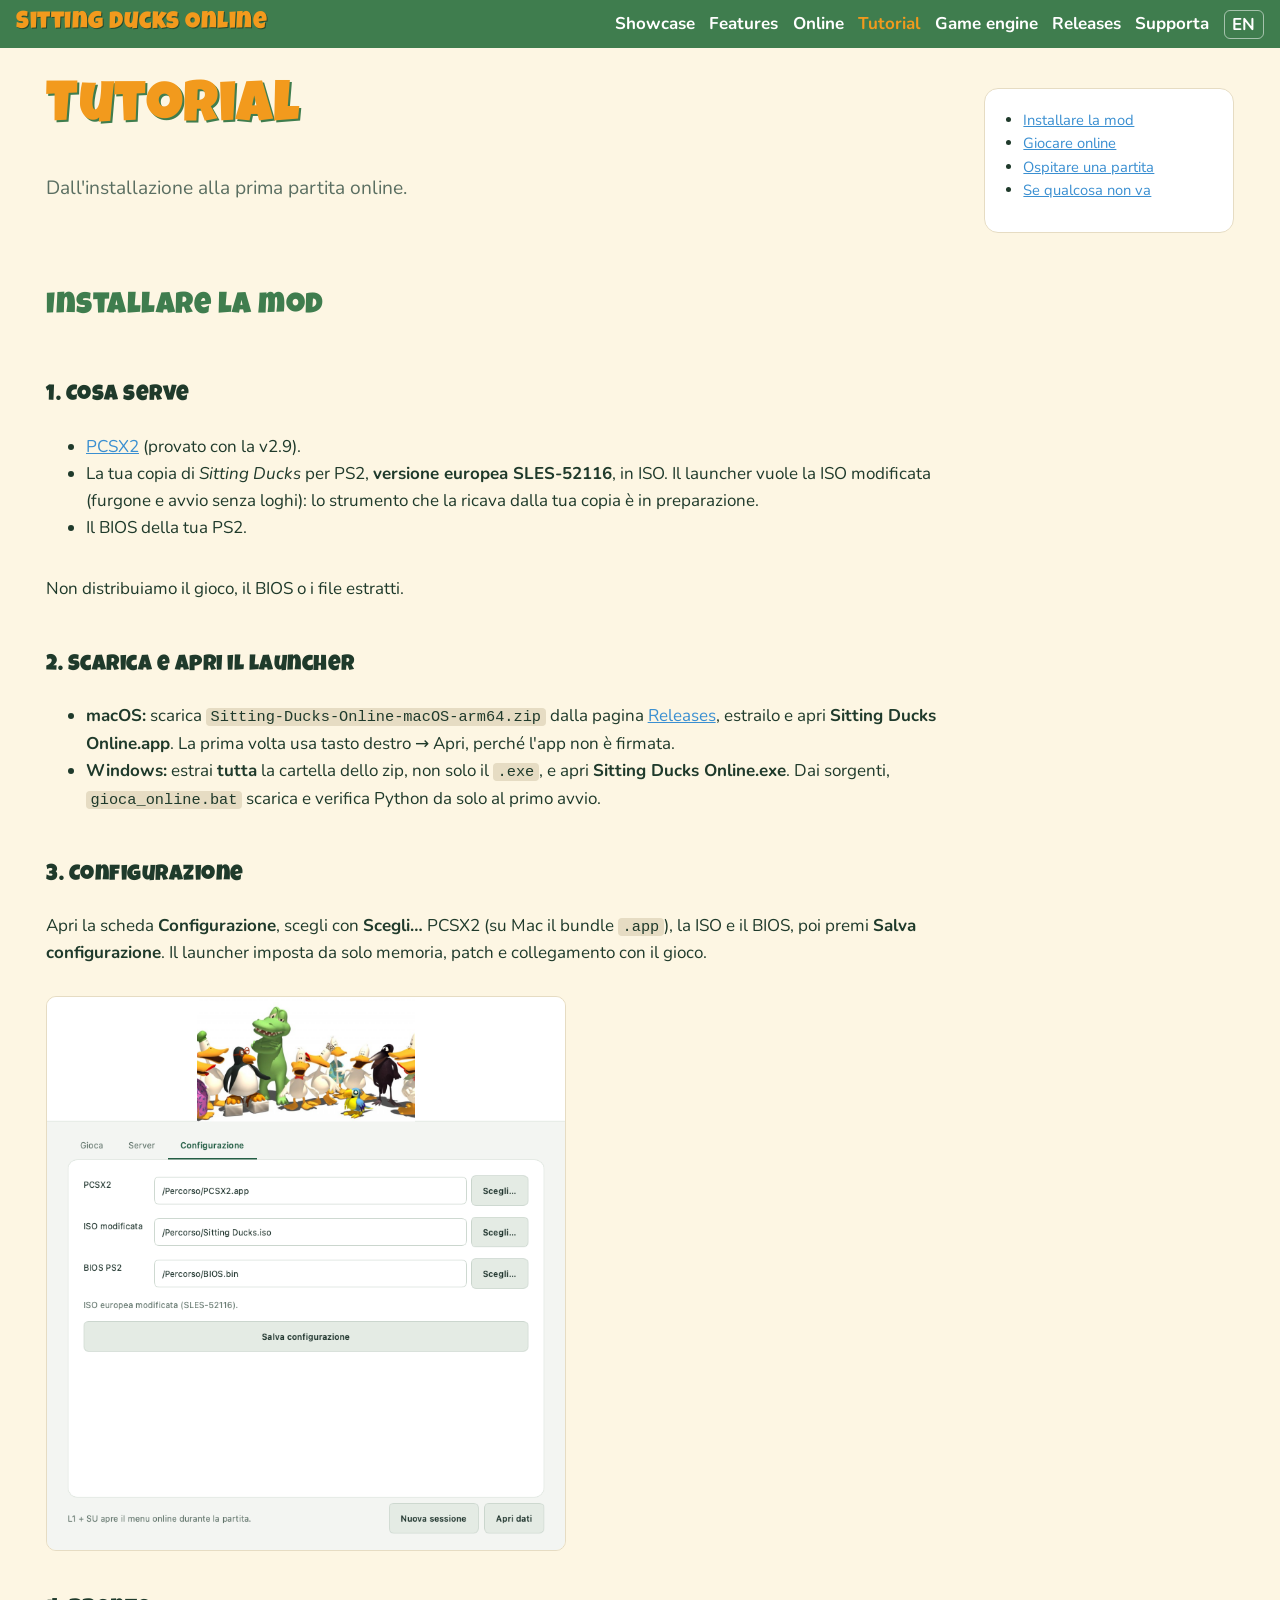
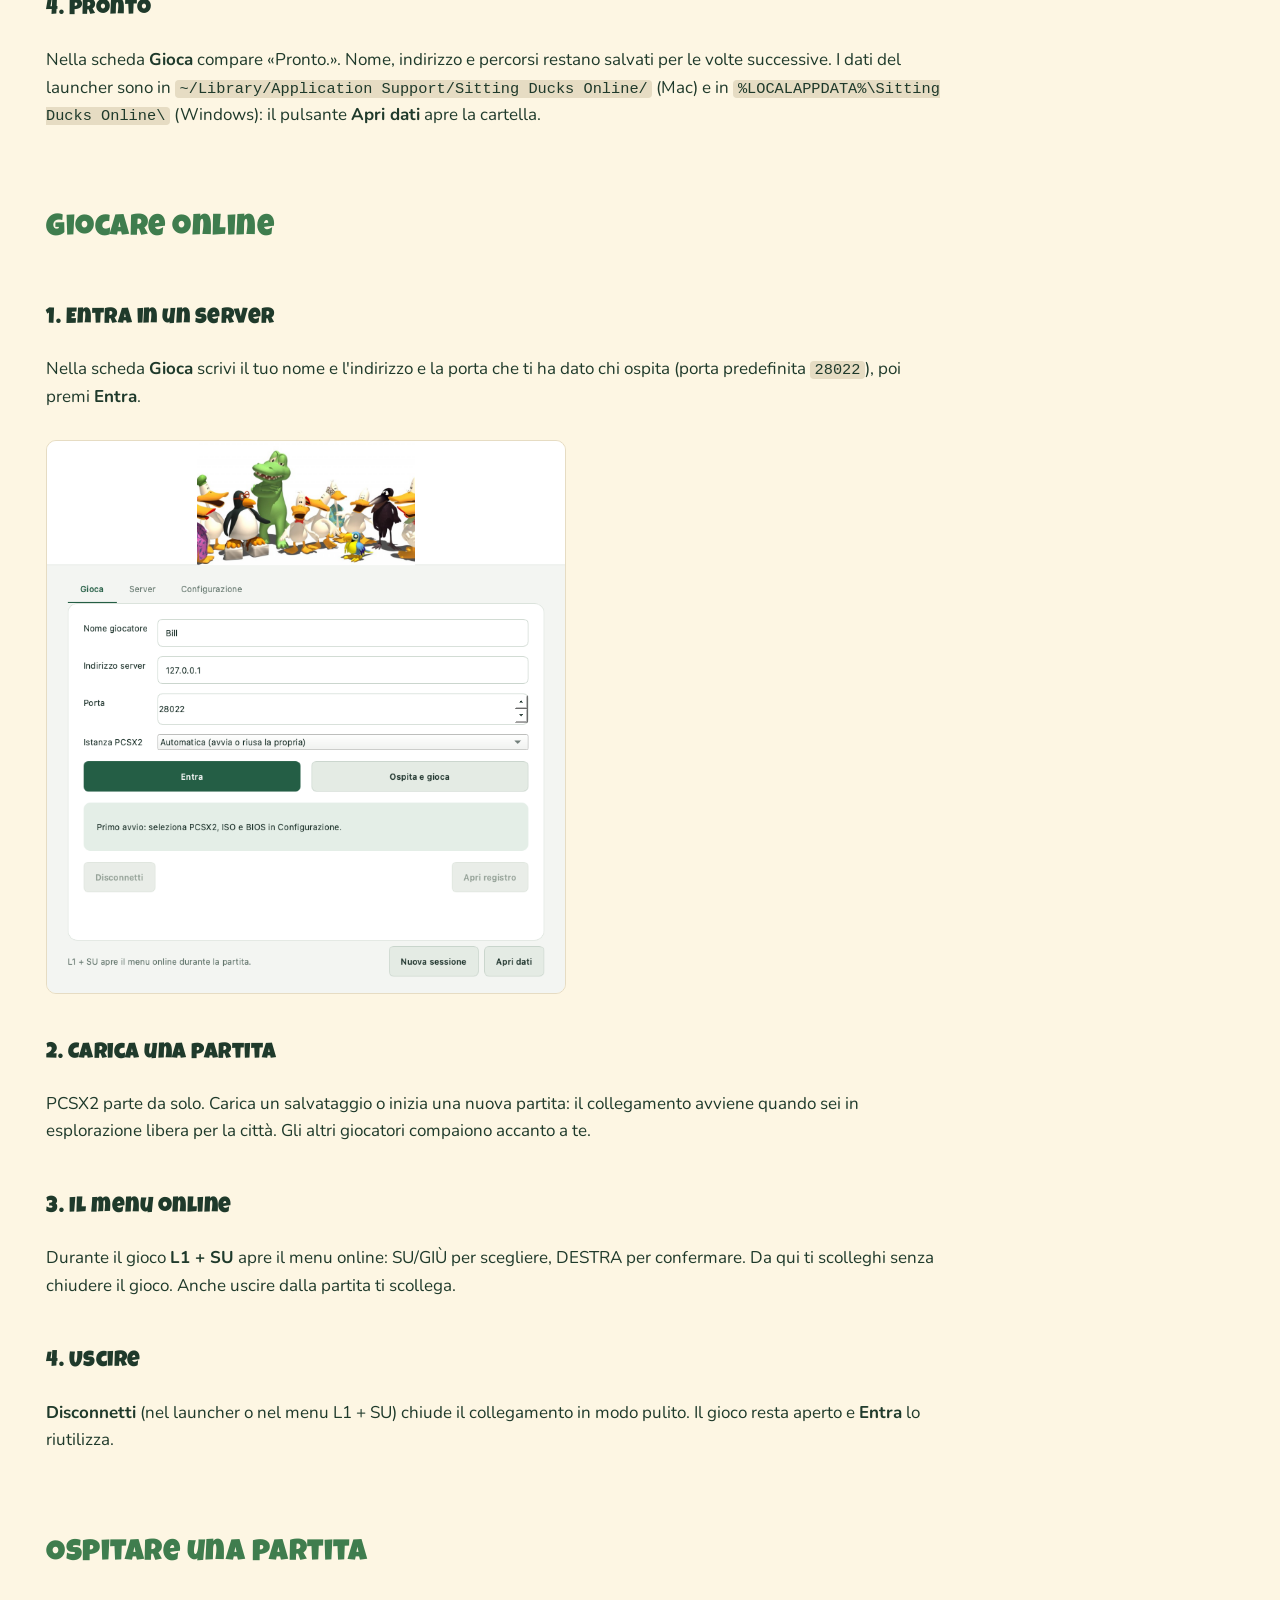
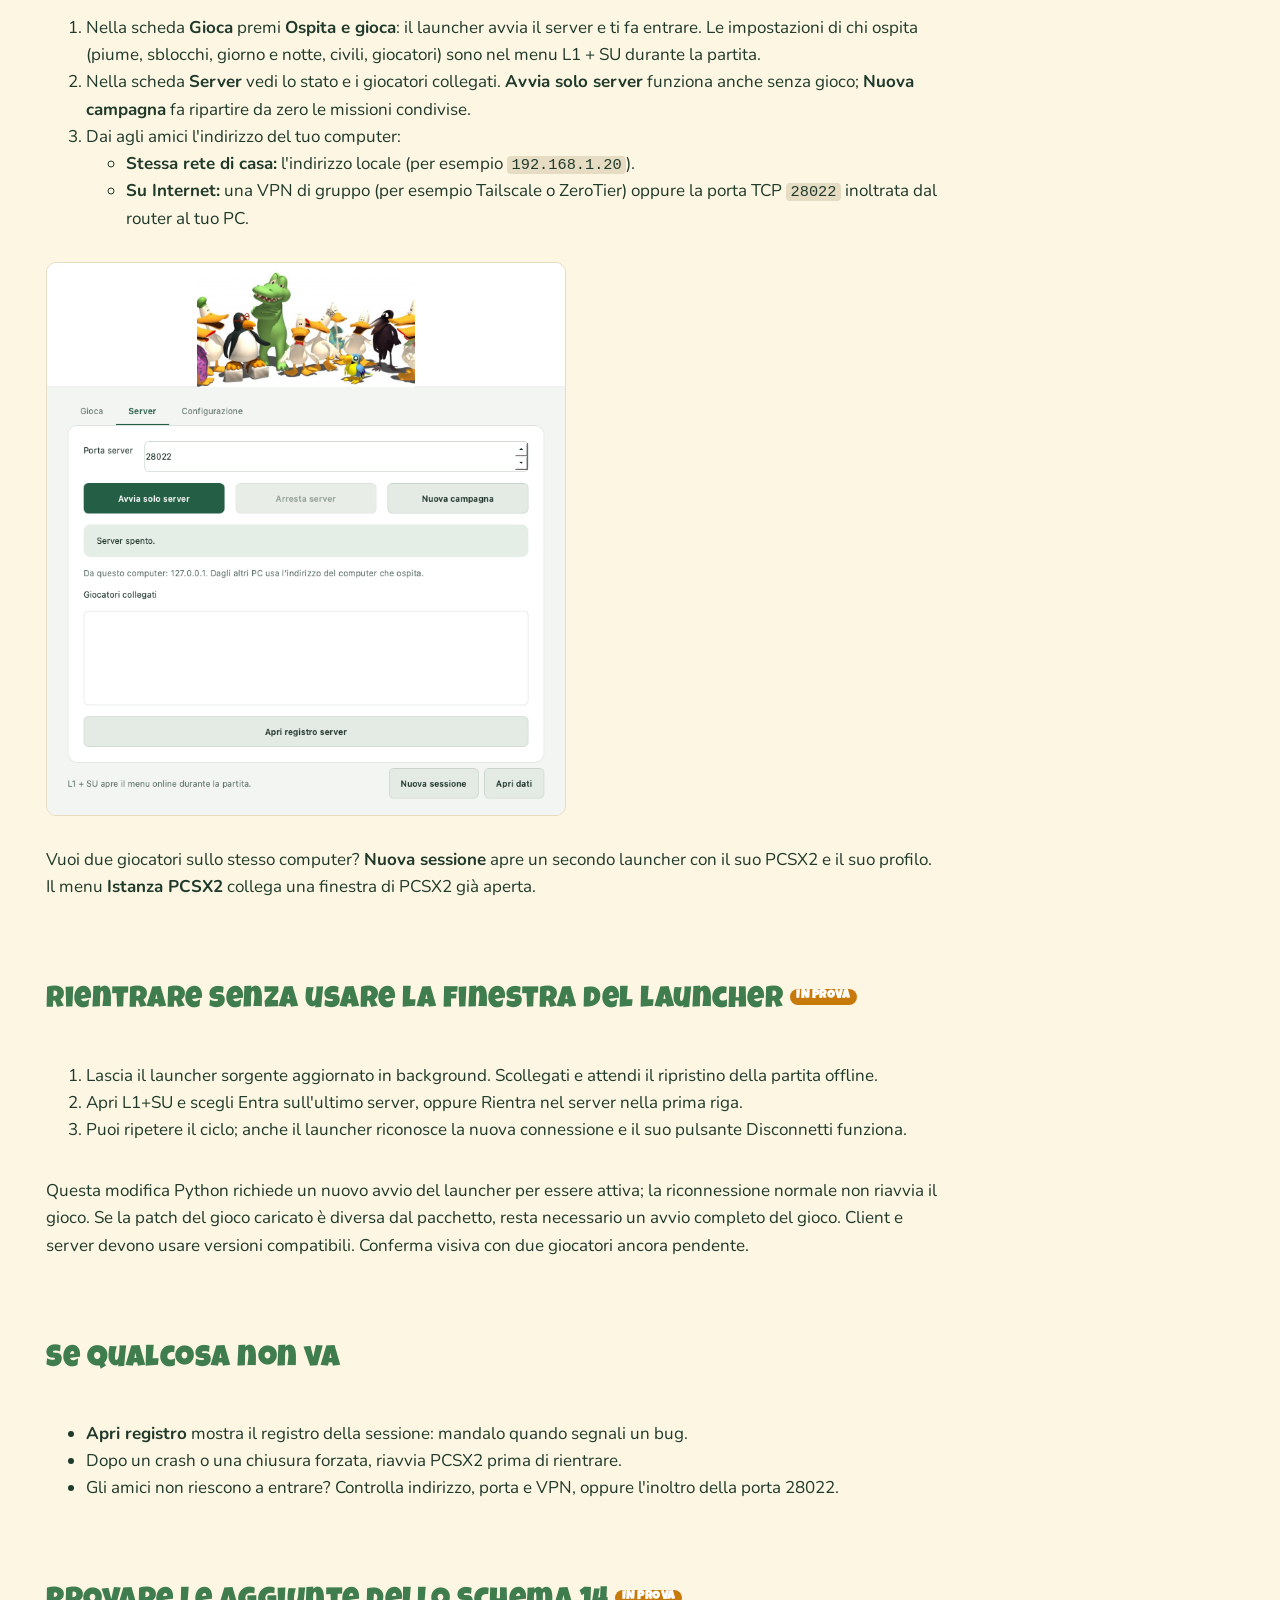
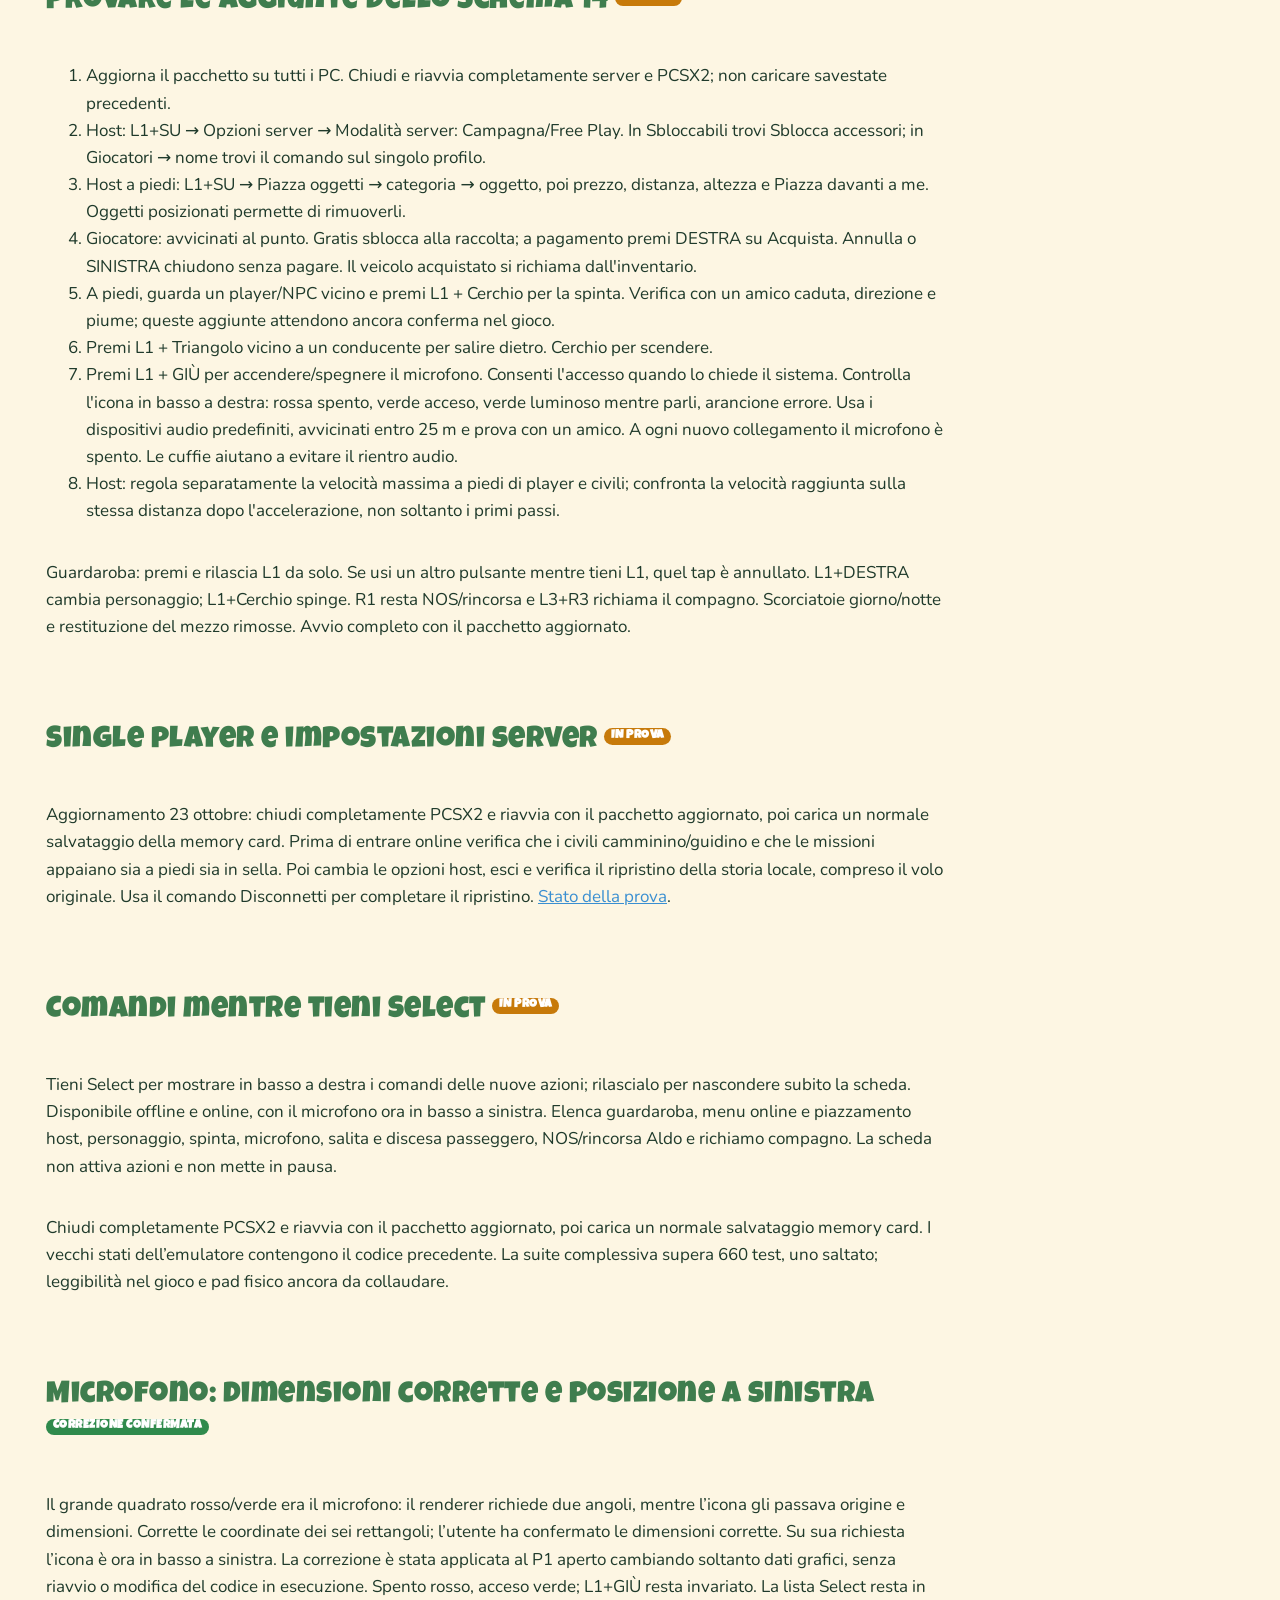
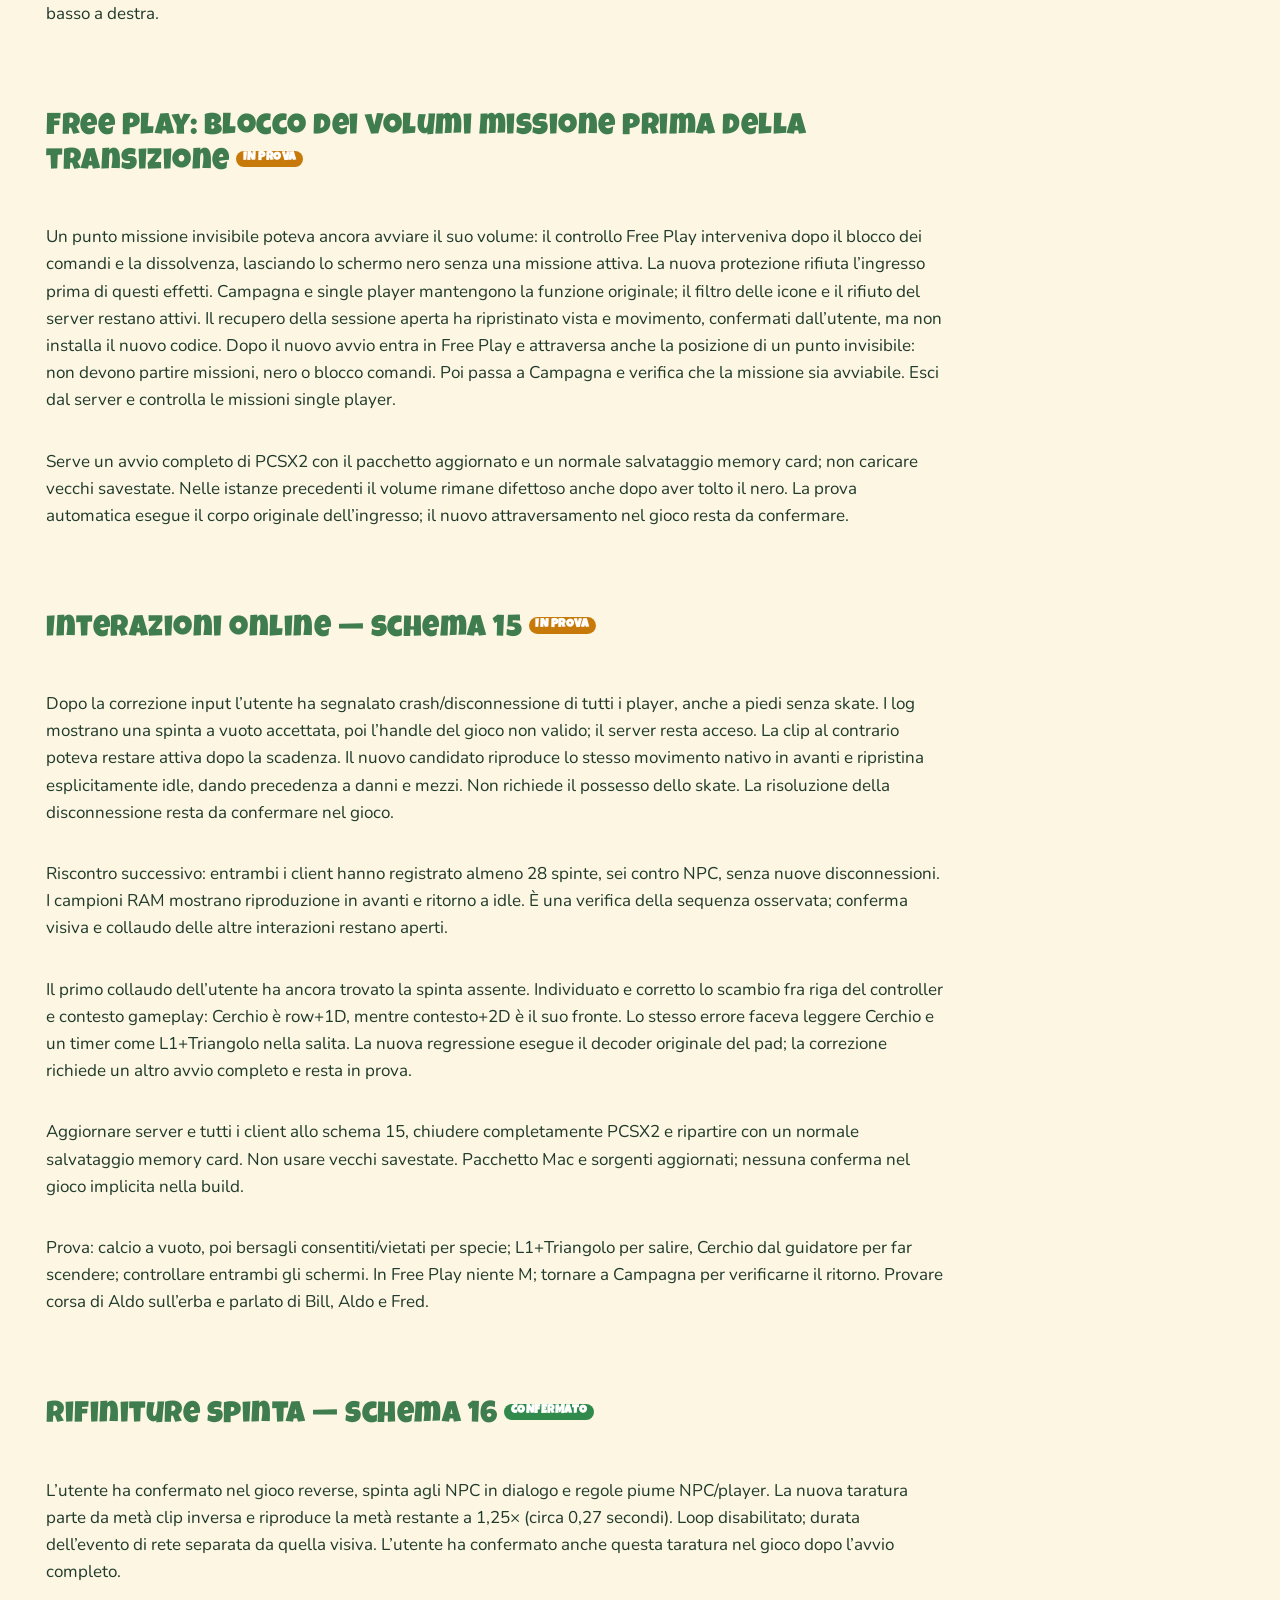
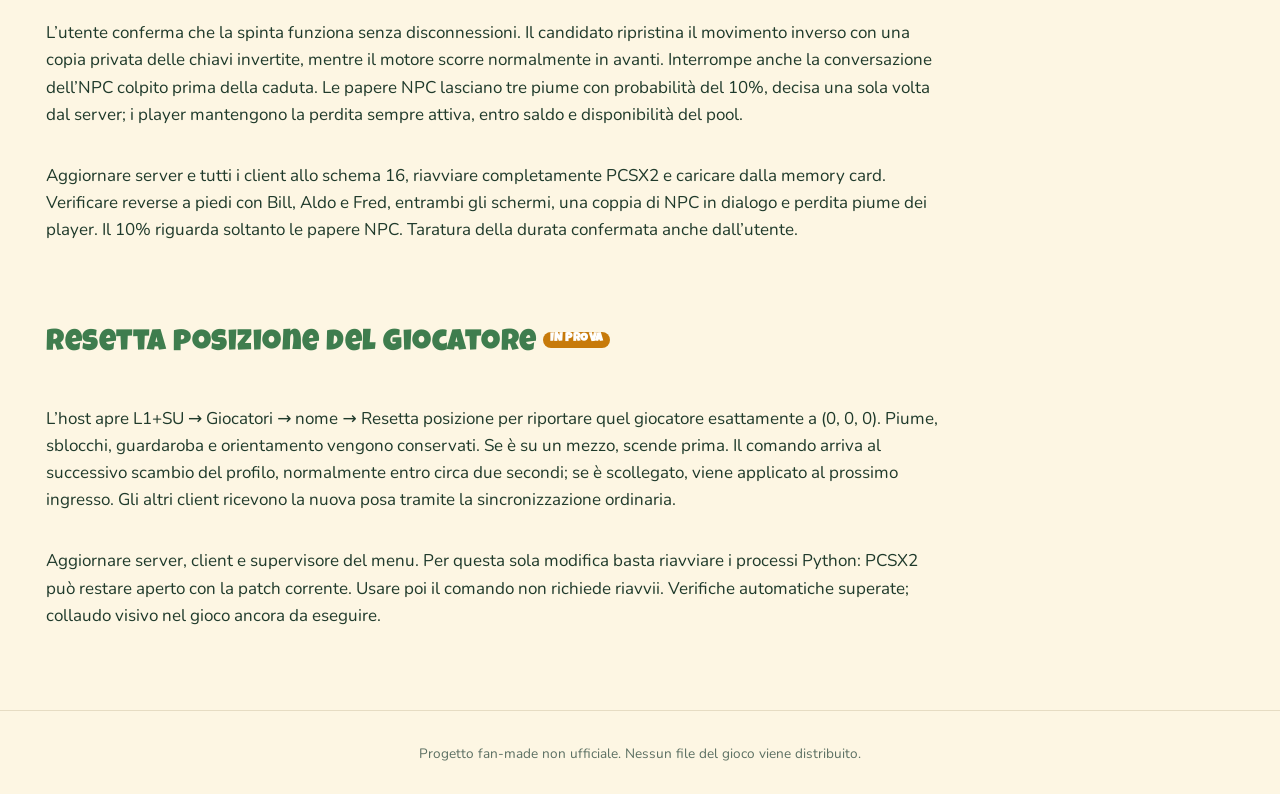
<file: it/tutorial.html>
<!doctype html>
<html lang="it">
<head>
<meta charset="utf-8">
<meta name="viewport" content="width=device-width, initial-scale=1">
<title>Tutorial — Sitting Ducks Online</title>
<link rel="preconnect" href="https://fonts.googleapis.com">
<link href="https://fonts.googleapis.com/css2?family=Luckiest+Guy&family=Nunito:wght@400;700;800&display=swap" rel="stylesheet">
<link rel="stylesheet" href="../style.css">
</head>
<body>
<header>
  <a class="logo" href="index.html">Sitting Ducks Online</a>
  <nav>
    <a href="index.html">Showcase</a>
    <a href="features.html">Features</a>
    <a href="online.html">Online</a>
    <a href="tutorial.html" aria-current="page">Tutorial</a>
    <a href="engine.html">Game engine</a>
    <a href="releases.html">Releases</a>
    <a href="index.html#supporta">Supporta</a>
    <a class="lang" href="../tutorial.html" lang="en" hreflang="en">EN</a>
  </nav>
</header>
<main>
  <h1>Tutorial</h1>
  <p class="lead">Dall'installazione alla prima partita online.</p>

  <nav class="card toc" aria-label="Indice">
    <ul>
      <li><a href="#installazione">Installare la mod</a></li>
      <li><a href="#online">Giocare online</a></li>
      <li><a href="#ospitare">Ospitare una partita</a></li>
      <li><a href="#problemi">Se qualcosa non va</a></li>
    </ul>
  </nav>

  <h2 id="installazione">Installare la mod</h2>
  <!-- Video tutorial installazione: <iframe src="https://www.youtube-nocookie.com/embed/ID" allowfullscreen></iframe> -->
  <div class="media"></div>

  <h3>1. Cosa serve</h3>
  <ul>
    <li><a href="https://pcsx2.net/">PCSX2</a> (provato con la v2.9).</li>
    <li>La tua copia di <em>Sitting Ducks</em> per PS2, <strong>versione europea SLES-52116</strong>, in ISO. Il launcher vuole la ISO modificata
      (furgone e avvio senza loghi): lo strumento che la ricava dalla tua copia è in preparazione.</li>
    <li>Il BIOS della tua PS2.</li>
  </ul>
  <p>Non distribuiamo il gioco, il BIOS o i file estratti.</p>

  <h3>2. Scarica e apri il launcher</h3>
  <ul>
    <li><strong>macOS:</strong> scarica <code>Sitting-Ducks-Online-macOS-arm64.zip</code> dalla pagina <a href="releases.html">Releases</a>, estrailo e apri
      <strong>Sitting Ducks Online.app</strong>. La prima volta usa tasto destro → Apri, perché l'app non è firmata.</li>
    <li><strong>Windows:</strong> estrai <strong>tutta</strong> la cartella dello zip, non solo il <code>.exe</code>, e apri <strong>Sitting Ducks Online.exe</strong>.
      Dai sorgenti, <code>gioca_online.bat</code> scarica e verifica Python da solo al primo avvio.</li>
  </ul>

  <h3>3. Configurazione</h3>
  <p>Apri la scheda <strong>Configurazione</strong>, scegli con <strong>Scegli…</strong> PCSX2 (su Mac il bundle <code>.app</code>), la ISO e il BIOS, poi premi
    <strong>Salva configurazione</strong>. Il launcher imposta da solo memoria, patch e collegamento con il gioco.</p>
  <div class="media"><img src="../media/launcher-configurazione.png" alt="Scheda Configurazione del launcher"></div>

  <h3>4. Pronto</h3>
  <p>Nella scheda <strong>Gioca</strong> compare «Pronto.». Nome, indirizzo e percorsi restano salvati per le volte successive.
    I dati del launcher sono in <code>~/Library/Application Support/Sitting Ducks Online/</code> (Mac) e in <code>%LOCALAPPDATA%\Sitting Ducks Online\</code> (Windows):
    il pulsante <strong>Apri dati</strong> apre la cartella.</p>

  <h2 id="online">Giocare online</h2>
  <!-- Video tutorial online: <iframe src="https://www.youtube-nocookie.com/embed/ID" allowfullscreen></iframe> -->
  <div class="media"></div>

  <h3>1. Entra in un server</h3>
  <p>Nella scheda <strong>Gioca</strong> scrivi il tuo nome e l'indirizzo e la porta che ti ha dato chi ospita (porta predefinita <code>28022</code>), poi premi <strong>Entra</strong>.</p>
  <div class="media"><img src="../media/launcher-gioca.png" alt="Scheda Gioca del launcher"></div>

  <h3>2. Carica una partita</h3>
  <p>PCSX2 parte da solo. Carica un salvataggio o inizia una nuova partita: il collegamento avviene quando sei in esplorazione libera per la città.
    Gli altri giocatori compaiono accanto a te.</p>

  <h3>3. Il menu online</h3>
  <p>Durante il gioco <strong>L1 + SU</strong> apre il menu online: SU/GIÙ per scegliere, DESTRA per confermare.
    Da qui ti scolleghi senza chiudere il gioco. Anche uscire dalla partita ti scollega.</p>

  <h3>4. Uscire</h3>
  <p><strong>Disconnetti</strong> (nel launcher o nel menu L1 + SU) chiude il collegamento in modo pulito. Il gioco resta aperto e <strong>Entra</strong> lo riutilizza.</p>

  <h2 id="ospitare">Ospitare una partita</h2>
  <ol>
    <li>Nella scheda <strong>Gioca</strong> premi <strong>Ospita e gioca</strong>: il launcher avvia il server e ti fa entrare.
      Le impostazioni di chi ospita (piume, sblocchi, giorno e notte, civili, giocatori) sono nel menu L1 + SU durante la partita.</li>
    <li>Nella scheda <strong>Server</strong> vedi lo stato e i giocatori collegati. <strong>Avvia solo server</strong> funziona anche senza gioco;
      <strong>Nuova campagna</strong> fa ripartire da zero le missioni condivise.</li>
    <li>Dai agli amici l'indirizzo del tuo computer:
      <ul>
        <li><strong>Stessa rete di casa:</strong> l'indirizzo locale (per esempio <code>192.168.1.20</code>).</li>
        <li><strong>Su Internet:</strong> una VPN di gruppo (per esempio Tailscale o ZeroTier) oppure la porta TCP <code>28022</code> inoltrata dal router al tuo PC.</li>
      </ul>
    </li>
  </ol>
  <div class="media"><img src="../media/launcher-server.png" alt="Scheda Server del launcher"></div>
  <p>Vuoi due giocatori sullo stesso computer? <strong>Nuova sessione</strong> apre un secondo launcher con il suo PCSX2 e il suo profilo.
    Il menu <strong>Istanza PCSX2</strong> collega una finestra di PCSX2 già aperta.</p>

  <h2 id="riconnessione">Rientrare senza usare la finestra del launcher <span class="tag wip">in prova</span></h2>
  <ol>
    <li>Lascia il launcher sorgente aggiornato in background. Scollegati e attendi il ripristino della partita offline.</li>
    <li>Apri L1+SU e scegli Entra sull'ultimo server, oppure Rientra nel server nella prima riga.</li>
    <li>Puoi ripetere il ciclo; anche il launcher riconosce la nuova connessione e il suo pulsante Disconnetti funziona.</li>
  </ol>
  <p>Questa modifica Python richiede un nuovo avvio del launcher per essere attiva; la riconnessione normale non riavvia il gioco.
    Se la patch del gioco caricato è diversa dal pacchetto, resta necessario un avvio completo del gioco. Client e server devono usare versioni compatibili.
    Conferma visiva con due giocatori ancora pendente.</p>

  <h2 id="problemi">Se qualcosa non va</h2>
  <ul>
    <li><strong>Apri registro</strong> mostra il registro della sessione: mandalo quando segnali un bug.</li>
    <li>Dopo un crash o una chiusura forzata, riavvia PCSX2 prima di rientrare.</li>
    <li>Gli amici non riescono a entrare? Controlla indirizzo, porta e VPN, oppure l'inoltro della porta 28022.</li>
  </ul>

  <h2 id="schema14">Provare le aggiunte dello schema 14 <span class="tag wip">in prova</span></h2>
  <ol>
    <li>Aggiorna il pacchetto su tutti i PC. Chiudi e riavvia completamente server e PCSX2;
      non caricare savestate precedenti.</li>
    <li>Host: L1+SU → Opzioni server → Modalità server: Campagna/Free Play. In Sbloccabili trovi
      Sblocca accessori; in Giocatori → nome trovi il comando sul singolo profilo.</li>
    <li>Host a piedi: L1+SU → Piazza oggetti → categoria → oggetto, poi prezzo, distanza, altezza
      e Piazza davanti a me. Oggetti posizionati permette di rimuoverli.</li>
    <li>Giocatore: avvicinati al punto. Gratis sblocca alla raccolta; a pagamento premi DESTRA su Acquista.
      Annulla o SINISTRA chiudono senza pagare. Il veicolo acquistato si richiama dall'inventario.</li>
    <li>A piedi, guarda un player/NPC vicino e premi L1 + Cerchio per la spinta. Verifica con un amico
      caduta, direzione e piume; queste aggiunte attendono ancora conferma nel gioco.</li>
    <li>Premi L1 + Triangolo vicino a un conducente per salire dietro. Cerchio per scendere.</li>
    <li>Premi L1 + GIÙ per accendere/spegnere il microfono. Consenti l'accesso quando lo chiede il sistema.
      Controlla l'icona in basso a destra: rossa spento, verde acceso, verde luminoso mentre parli,
      arancione errore. Usa i dispositivi audio predefiniti, avvicinati entro 25 m e prova con un amico.
      A ogni nuovo collegamento il microfono è spento. Le cuffie aiutano a evitare il rientro audio.</li>
    <li>Host: regola separatamente la velocità massima a piedi di player e civili; confronta la velocità
      raggiunta sulla stessa distanza dopo l'accelerazione, non soltanto i primi passi.</li>
  </ol>
  <p>Guardaroba: premi e rilascia L1 da solo. Se usi un altro pulsante mentre tieni L1, quel tap è annullato. L1+DESTRA cambia personaggio; L1+Cerchio spinge. R1 resta NOS/rincorsa e L3+R3 richiama il compagno. Scorciatoie giorno/notte e restituzione del mezzo rimosse. Avvio completo con il pacchetto aggiornato.</p>
  <h2 id="offline-isolation">Single player e impostazioni server <span class="tag wip">in prova</span></h2>
  <p>Aggiornamento 23 ottobre: chiudi completamente PCSX2 e riavvia con il pacchetto aggiornato, poi carica un normale salvataggio della memory card. Prima di entrare online verifica che i civili camminino/guidino e che le missioni appaiano sia a piedi sia in sella. Poi cambia le opzioni host, esci e verifica il ripristino della storia locale, compreso il volo originale. Usa il comando Disconnetti per completare il ripristino. <a href="online.html#test-session-23oct">Stato della prova</a>.</p>
  <h2 id="select-help">Comandi mentre tieni Select <span class="tag wip">in prova</span></h2>
  <p>Tieni Select per mostrare in basso a destra i comandi delle nuove azioni; rilascialo per nascondere subito la scheda. Disponibile offline e online, con il microfono ora in basso a sinistra. Elenca guardaroba, menu online e piazzamento host, personaggio, spinta, microfono, salita e discesa passeggero, NOS/rincorsa Aldo e richiamo compagno. La scheda non attiva azioni e non mette in pausa.</p>
  <p>Chiudi completamente PCSX2 e riavvia con il pacchetto aggiornato, poi carica un normale salvataggio memory card. I vecchi stati dell’emulatore contengono il codice precedente. La suite complessiva supera 660 test, uno saltato; leggibilità nel gioco e pad fisico ancora da collaudare.</p>
  <h2 id="microphone-size-23oct">Microfono: dimensioni corrette e posizione a sinistra <span class="tag ok">correzione confermata</span></h2>
  <p>Il grande quadrato rosso/verde era il microfono: il renderer richiede due angoli, mentre l’icona gli passava origine e dimensioni. Corrette le coordinate dei sei rettangoli; l’utente ha confermato le dimensioni corrette. Su sua richiesta l’icona è ora in basso a sinistra. La correzione è stata applicata al P1 aperto cambiando soltanto dati grafici, senza riavvio o modifica del codice in esecuzione. Spento rosso, acceso verde; L1+GIÙ resta invariato. La lista Select resta in basso a destra.</p>
  <h2 id="freeplay-entry-23oct">Free Play: blocco dei volumi missione prima della transizione <span class="tag wip">in prova</span></h2>
  <p>Un punto missione invisibile poteva ancora avviare il suo volume: il controllo Free Play interveniva dopo il blocco dei comandi e la dissolvenza, lasciando lo schermo nero senza una missione attiva. La nuova protezione rifiuta l’ingresso prima di questi effetti. Campagna e single player mantengono la funzione originale; il filtro delle icone e il rifiuto del server restano attivi. Il recupero della sessione aperta ha ripristinato vista e movimento, confermati dall’utente, ma non installa il nuovo codice. Dopo il nuovo avvio entra in Free Play e attraversa anche la posizione di un punto invisibile: non devono partire missioni, nero o blocco comandi. Poi passa a Campagna e verifica che la missione sia avviabile. Esci dal server e controlla le missioni single player.</p>
  <p>Serve un avvio completo di PCSX2 con il pacchetto aggiornato e un normale salvataggio memory card; non caricare vecchi savestate. Nelle istanze precedenti il volume rimane difettoso anche dopo aver tolto il nero. La prova automatica esegue il corpo originale dell’ingresso; il nuovo attraversamento nel gioco resta da confermare.</p>

  <h2 id="interactions-23oct">Interazioni online — schema 15 <span class="tag wip">in prova</span></h2>
  <p>Dopo la correzione input l’utente ha segnalato crash/disconnessione di tutti i player, anche a piedi senza skate. I log mostrano una spinta a vuoto accettata, poi l’handle del gioco non valido; il server resta acceso. La clip al contrario poteva restare attiva dopo la scadenza. Il nuovo candidato riproduce lo stesso movimento nativo in avanti e ripristina esplicitamente idle, dando precedenza a danni e mezzi. Non richiede il possesso dello skate. La risoluzione della disconnessione resta da confermare nel gioco.</p>
  <p>Riscontro successivo: entrambi i client hanno registrato almeno 28 spinte, sei contro NPC, senza nuove disconnessioni. I campioni RAM mostrano riproduzione in avanti e ritorno a idle. È una verifica della sequenza osservata; conferma visiva e collaudo delle altre interazioni restano aperti.</p>
  <p>Il primo collaudo dell’utente ha ancora trovato la spinta assente. Individuato e corretto lo scambio fra riga del controller e contesto gameplay: Cerchio è row+1D, mentre contesto+2D è il suo fronte. Lo stesso errore faceva leggere Cerchio e un timer come L1+Triangolo nella salita. La nuova regressione esegue il decoder originale del pad; la correzione richiede un altro avvio completo e resta in prova.</p>
  <p>Aggiornare server e tutti i client allo schema 15, chiudere completamente PCSX2 e ripartire con un normale salvataggio memory card. Non usare vecchi savestate. Pacchetto Mac e sorgenti aggiornati; nessuna conferma nel gioco implicita nella build.</p>
  <p>Prova: calcio a vuoto, poi bersagli consentiti/vietati per specie; L1+Triangolo per salire, Cerchio dal guidatore per far scendere; controllare entrambi gli schermi. In Free Play niente M; tornare a Campagna per verificarne il ritorno. Provare corsa di Aldo sull’erba e parlato di Bill, Aldo e Fred.</p>
  <h2 id="push-refinements-23oct">Rifiniture spinta — schema 16 <span class="tag ok">confermato</span></h2>
  <p>L’utente ha confermato nel gioco reverse, spinta agli NPC in dialogo e regole piume NPC/player. La nuova taratura parte da metà clip inversa e riproduce la metà restante a 1,25× (circa 0,27 secondi). Loop disabilitato; durata dell’evento di rete separata da quella visiva. L’utente ha confermato anche questa taratura nel gioco dopo l’avvio completo.</p>
  <p>L’utente conferma che la spinta funziona senza disconnessioni. Il candidato ripristina il movimento inverso con una copia privata delle chiavi invertite, mentre il motore scorre normalmente in avanti. Interrompe anche la conversazione dell’NPC colpito prima della caduta. Le papere NPC lasciano tre piume con probabilità del 10%, decisa una sola volta dal server; i player mantengono la perdita sempre attiva, entro saldo e disponibilità del pool.</p>
  <p>Aggiornare server e tutti i client allo schema 16, riavviare completamente PCSX2 e caricare dalla memory card. Verificare reverse a piedi con Bill, Aldo e Fred, entrambi gli schermi, una coppia di NPC in dialogo e perdita piume dei player. Il 10% riguarda soltanto le papere NPC. Taratura della durata confermata anche dall’utente.</p>
  <h2 id="reset-position-23oct">Resetta posizione del giocatore <span class="tag wip">in prova</span></h2>
  <p>L’host apre L1+SU → Giocatori → nome → Resetta posizione per riportare quel giocatore esattamente a (0, 0, 0). Piume, sblocchi, guardaroba e orientamento vengono conservati. Se è su un mezzo, scende prima. Il comando arriva al successivo scambio del profilo, normalmente entro circa due secondi; se è scollegato, viene applicato al prossimo ingresso. Gli altri client ricevono la nuova posa tramite la sincronizzazione ordinaria.</p>
  <p>Aggiornare server, client e supervisore del menu. Per questa sola modifica basta riavviare i processi Python: PCSX2 può restare aperto con la patch corrente. Usare poi il comando non richiede riavvii. Verifiche automatiche superate; collaudo visivo nel gioco ancora da eseguire.</p>

</main>
<footer>Progetto fan-made non ufficiale. Nessun file del gioco viene distribuito.</footer>
</body>
</html>
</file>
<file: style.css>
/* Sitting Ducks Online — stile unico per tutte le pagine */
:root {
  --bg: #fdf6e3;
  --card: #ffffff;
  --ink: #1f3a2b;
  --muted: #5b6f62;
  --accent: #f29a1d;   /* becco */
  --swamp: #3f7d4e;    /* palude */
  --sky: #3a8fd1;
  --line: #e6dcc3;
  --ok: #2f8a4c;
  --wip: #c77a0a;
}
@media (prefers-color-scheme: dark) {
  :root {
    --bg: #14201a; --card: #1c2b23; --ink: #eef3ea; --muted: #a9b8ad;
    --line: #2d4136; --ok: #5fc27f; --wip: #f2b04a;
  }
}
* { box-sizing: border-box; }
html { scroll-behavior: smooth; }
body {
  margin: 0; background: var(--bg); color: var(--ink);
  font: 17px/1.6 "Nunito", system-ui, sans-serif;
}
h1, h2, h3, .logo {
  font-family: "Luckiest Guy", "Nunito", sans-serif;
  font-weight: 400; letter-spacing: .5px; line-height: 1.15;
}
h1 { font-size: clamp(2.2rem, 6vw, 3.6rem); color: var(--accent); margin: .2em 0; text-shadow: 2px 2px 0 var(--swamp); }
h2 { font-size: 1.9rem; color: var(--swamp); margin-top: 2.2em; }
h3 { font-size: 1.35rem; margin: 1.6em 0 .3em; }
@media (prefers-color-scheme: dark) { h2 { color: var(--accent); } }
a { color: var(--sky); }
code { background: var(--line); padding: 0 .3em; border-radius: 4px; font-size: .9em; overflow-wrap: anywhere; }

header {
  position: sticky; top: 0; z-index: 10; background: var(--swamp);
  display: flex; flex-wrap: wrap; align-items: center; gap: .3rem 1rem; padding: .6rem 16px;
}
header .logo { color: var(--accent); font-size: 1.5rem; text-decoration: none; text-shadow: 1px 1px 0 #0006; margin-right: auto; }
header nav { display: flex; flex-wrap: wrap; gap: .2rem .9rem; }
header nav a { color: #fff; text-decoration: none; font-weight: 700; }
header nav a[aria-current] { color: var(--accent); }
header nav a.lang { border: 1px solid #fff8; border-radius: 6px; padding: 0 .45em; }

main { max-width: 980px; margin: 0 auto; padding: 1rem 16px 4rem; }
.lead { font-size: 1.2rem; color: var(--muted); }
.hero img { width: 100%; border-radius: 16px; display: block; }

.card { background: var(--card); border: 1px solid var(--line); border-radius: 14px; padding: 1rem 1.2rem; margin: 1rem 0; }
.grid { display: grid; gap: 1rem; grid-template-columns: repeat(auto-fill, minmax(260px, 1fr)); }

/* contenitore media: N immagini/video per paragrafo */
.media { display: grid; gap: .6rem; grid-template-columns: repeat(auto-fill, minmax(220px, 1fr)); margin: .8rem 0; }
.media img, .media video, .media iframe { width: 100%; border-radius: 10px; border: 1px solid var(--line); display: block; }
.media iframe { aspect-ratio: 16/9; height: auto; }
.media:empty { display: none; }
.media:has(> :only-child) { grid-template-columns: minmax(0, 520px); }

.toc { columns: 2 220px; }
.toc ul { margin: .2rem 0 .8rem; padding-left: 1.2rem; }

/* pagine con indice: indice fisso a destra su schermi larghi, come nelle docs */
@media (min-width: 960px) {
  main:has(> .toc) {
    max-width: 1220px; display: grid; column-gap: 2.5rem;
    grid-template-columns: minmax(0, 1fr) 250px;
  }
  main:has(> .toc) > * { grid-column: 1; }
  main > .toc {
    grid-column: 2; grid-row: 1 / span 999; align-self: start;
    position: sticky; top: 4.5rem; max-height: calc(100vh - 6rem); overflow-y: auto;
    columns: auto; font-size: .92rem; margin-top: 1.5rem;
  }
}

.tag { display: inline-block; font-size: .75rem; font-weight: 800; text-transform: uppercase; padding: .1em .55em; border-radius: 99px; color: #fff; vertical-align: middle; }
.tag.ok { background: var(--ok); }
.tag.wip { background: var(--wip); }
.tag.plan { background: var(--sky); }

table { width: 100%; border-collapse: collapse; font-size: .92rem; display: block; overflow-x: auto; }
th, td { text-align: left; padding: .4rem .6rem; border-bottom: 1px solid var(--line); vertical-align: top; }
th { color: var(--muted); }

.btn { display: inline-block; background: var(--accent); color: #1f1300; font-weight: 800; padding: .6rem 1.1rem; border-radius: 10px; text-decoration: none; margin: .2rem .4rem .2rem 0; }
.btn.alt { background: var(--line); color: var(--ink); }

footer { text-align: center; color: var(--muted); font-size: .85rem; padding: 2rem 16px; border-top: 1px solid var(--line); }
</file>
